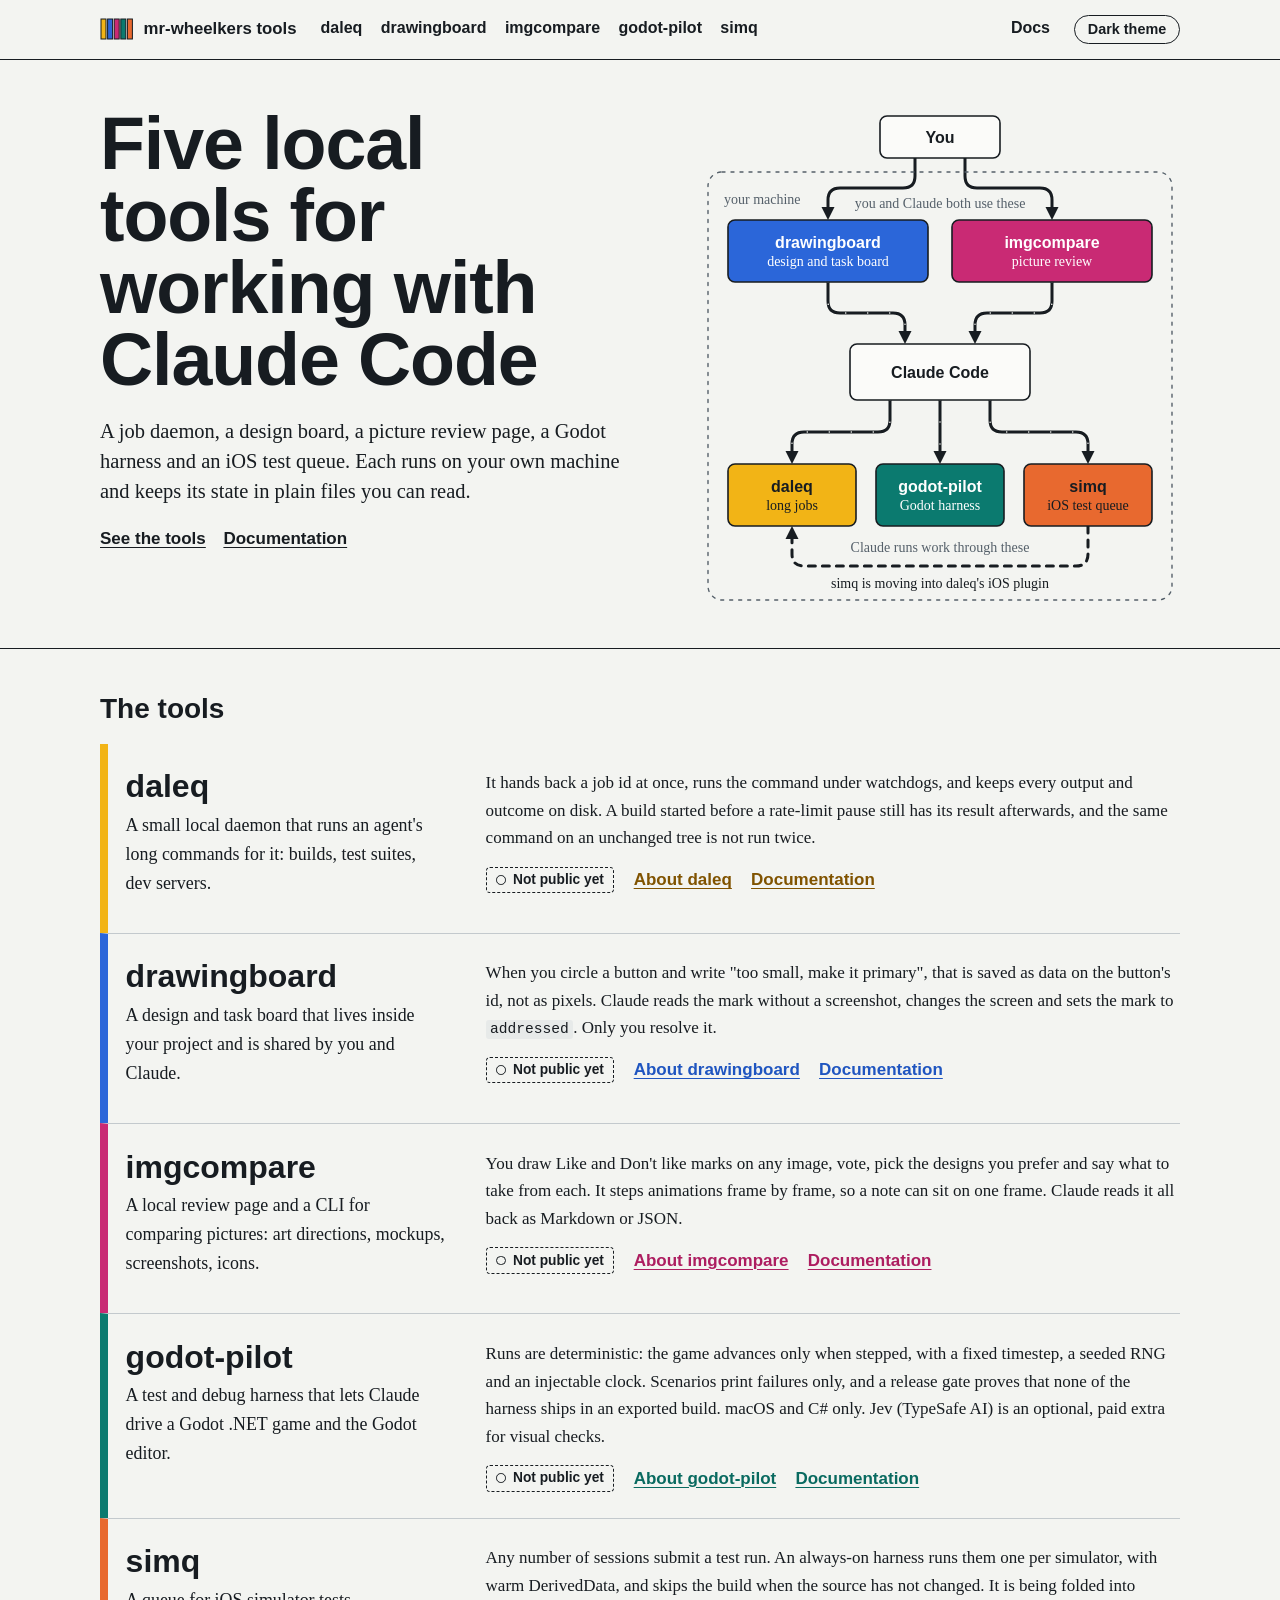
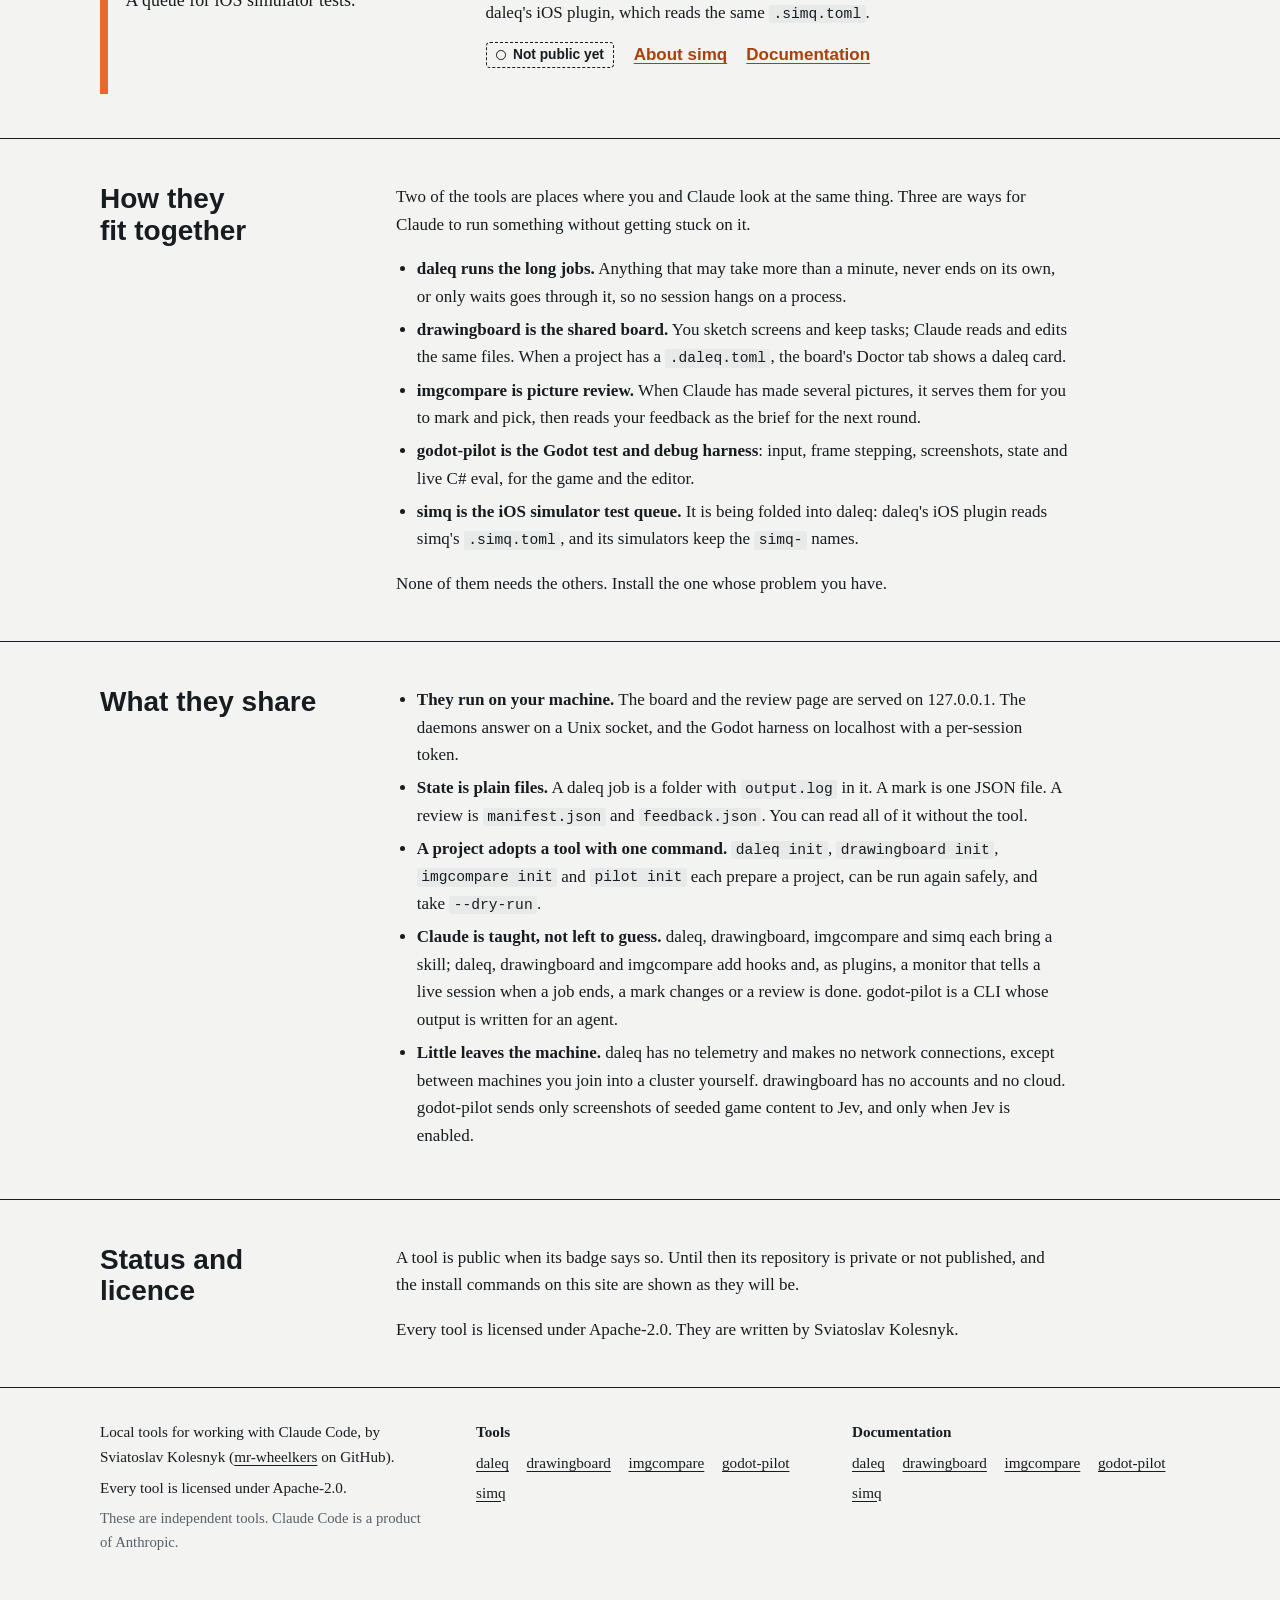
<file: index.html>
<!DOCTYPE html>
<html lang="en">
<head>
  <meta charset="utf-8">
  <meta name="viewport" content="width=device-width, initial-scale=1">
  <title>Local tools for working with Claude Code</title>
  <meta name="description" content="daleq, drawingboard, imgcompare, godot-pilot and simq: five local tools for working with Claude Code, by Sviatoslav Kolesnyk.">
  <meta name="color-scheme" content="light dark">
  <link rel="icon" href="data:image/svg+xml,%3Csvg xmlns='http://www.w3.org/2000/svg' viewBox='0 0 34 34'%3E%3Crect x='1.0' y='5' width='5' height='24' fill='%23F2B416'/%3E%3Crect x='7.6' y='5' width='5' height='24' fill='%232B66D9'/%3E%3Crect x='14.2' y='5' width='5' height='24' fill='%23C92A74'/%3E%3Crect x='20.8' y='5' width='5' height='24' fill='%230B7A6F'/%3E%3Crect x='27.4' y='5' width='5' height='24' fill='%23E8692F'/%3E%3C/svg%3E">
  <link rel="stylesheet" href="assets/site.css">
  <script>try{var t=localStorage.getItem("theme");if(t==="light"||t==="dark")document.documentElement.setAttribute("data-theme",t)}catch(e){}</script>
</head>
<body>
  <a class="skip" href="#main">Skip to content</a>
  <header class="site-head">
    <div class="wrap">
      <a class="brand" href=""><svg class="rack" viewBox="0 0 34 22" aria-hidden="true" focusable="false"><rect x="1.0" y="1" width="5" height="20" fill="#F2B416"/><rect x="7.6" y="1" width="5" height="20" fill="#2B66D9"/><rect x="14.2" y="1" width="5" height="20" fill="#C92A74"/><rect x="20.8" y="1" width="5" height="20" fill="#0B7A6F"/><rect x="27.4" y="1" width="5" height="20" fill="#E8692F"/></svg><span>mr-wheelkers tools</span></a>
      <nav class="site-nav" aria-label="Site">
        <ul>
        <li data-tool="daleq"><a href="daleq/">daleq</a></li>
        <li data-tool="drawingboard"><a href="drawingboard/">drawingboard</a></li>
        <li data-tool="imgcompare"><a href="imgcompare/">imgcompare</a></li>
        <li data-tool="godot-pilot"><a href="godot-pilot/">godot-pilot</a></li>
        <li data-tool="simq"><a href="simq/">simq</a></li>
        <li class="docs-link"><a href="docs/">Docs</a></li>
        </ul>
      </nav>
      <button class="theme-btn" type="button" hidden>Dark theme</button>
    </div>
  </header>

  <main id="main">
    <section class="hero">
      <div class="wrap hero-grid">
        <div class="hero-text">
          <h1>Five local tools for working with Claude Code</h1>
          <p class="lede">A job daemon, a design board, a picture review page, a Godot harness and an iOS test queue. Each runs on your own machine and keeps its state in plain files you can read.</p>
          <p class="status-line"><a href="#tools">See the tools</a> <a href="docs/">Documentation</a></p>
        </div>
        <figure class="hero-figure">
    <svg viewBox="0 0 480 500" role="img" aria-labelledby="fam-t fam-d">
      <title id="fam-t">How the five tools sit around Claude Code</title>
      <desc id="fam-d">You and Claude Code both use drawingboard and imgcompare. Claude Code runs work through daleq, godot-pilot and simq. simq is moving into daleq&#x27;s iOS plugin. Everything is inside your machine.</desc>
      <path class="d-flow" d="M215.0 50.0 L215.0 68.0 Q215.0 80.0 203.0 80.0 L140.0 80.0 Q128.0 80.0 128.0 92.0 L128.0 105.0"/>
      <path class="d-flow" d="M265.0 50.0 L265.0 68.0 Q265.0 80.0 277.0 80.0 L340.0 80.0 Q352.0 80.0 352.0 92.0 L352.0 105.0"/>
      <path class="d-flow" d="M128.0 174.0 L128.0 193.0 Q128.0 205.0 140.0 205.0 L193.0 205.0 Q205.0 205.0 205.0 217.0 L205.0 229.0"/>
      <path class="d-pulse" d="M128.0 174.0 L128.0 193.0 Q128.0 205.0 140.0 205.0 L193.0 205.0 Q205.0 205.0 205.0 217.0 L205.0 229.0"/>
      <path class="d-flow" d="M352.0 174.0 L352.0 193.0 Q352.0 205.0 340.0 205.0 L287.0 205.0 Q275.0 205.0 275.0 217.0 L275.0 229.0"/>
      <path class="d-pulse" d="M352.0 174.0 L352.0 193.0 Q352.0 205.0 340.0 205.0 L287.0 205.0 Q275.0 205.0 275.0 217.0 L275.0 229.0"/>
      <path class="d-flow" d="M190.0 292.0 L190.0 312.0 Q190.0 324.0 178.0 324.0 L104.0 324.0 Q92.0 324.0 92.0 336.0 L92.0 349.0"/>
      <path class="d-pulse" d="M190.0 292.0 L190.0 312.0 Q190.0 324.0 178.0 324.0 L104.0 324.0 Q92.0 324.0 92.0 336.0 L92.0 349.0"/>
      <path class="d-flow" d="M240.0 292.0 L240.0 349.0"/>
      <path class="d-pulse" d="M240.0 292.0 L240.0 349.0"/>
      <path class="d-flow" d="M290.0 292.0 L290.0 312.0 Q290.0 324.0 302.0 324.0 L376.0 324.0 Q388.0 324.0 388.0 336.0 L388.0 349.0"/>
      <path class="d-pulse" d="M290.0 292.0 L290.0 312.0 Q290.0 324.0 302.0 324.0 L376.0 324.0 Q388.0 324.0 388.0 336.0 L388.0 349.0"/>
      <path class="d-flow is-dashed" d="M388.0 418.0 L388.0 446.0 Q388.0 458.0 376.0 458.0 L104.0 458.0 Q92.0 458.0 92.0 446.0 L92.0 425.0"/>
      <rect class="d-bound" x="8" y="64" width="464" height="428" rx="14"/>
      <text class="d-s is-muted" x="24" y="96" text-anchor="start">your machine</text>
      <rect class="d-plate" x="180" y="8" width="120" height="42" rx="7"/>
      <text class="d-t" x="240.0" y="34.5" text-anchor="middle">You</text>
      <text class="d-s is-muted" x="240" y="100" text-anchor="middle">you and Claude both use these</text>
      <g data-tool="drawingboard">
      <rect class="d-fill" x="28" y="112" width="200" height="62" rx="7"/>
      <text class="d-t is-on" x="128.0" y="140.0" text-anchor="middle">drawingboard</text>
      <text class="d-s is-on" x="128.0" y="158.0" text-anchor="middle">design and task board</text>
      </g>
      <g data-tool="imgcompare">
      <rect class="d-fill" x="252" y="112" width="200" height="62" rx="7"/>
      <text class="d-t is-on" x="352.0" y="140.0" text-anchor="middle">imgcompare</text>
      <text class="d-s is-on" x="352.0" y="158.0" text-anchor="middle">picture review</text>
      </g>
      <rect class="d-plate" x="150" y="236" width="180" height="56" rx="7"/>
      <text class="d-t" x="240.0" y="269.5" text-anchor="middle">Claude Code</text>
      <g data-tool="daleq">
      <rect class="d-fill" x="28" y="356" width="128" height="62" rx="7"/>
      <text class="d-t is-on" x="92.0" y="384.0" text-anchor="middle">daleq</text>
      <text class="d-s is-on" x="92.0" y="402.0" text-anchor="middle">long jobs</text>
      </g>
      <g data-tool="godot-pilot">
      <rect class="d-fill" x="176" y="356" width="128" height="62" rx="7"/>
      <text class="d-t is-on" x="240.0" y="384.0" text-anchor="middle">godot-pilot</text>
      <text class="d-s is-on" x="240.0" y="402.0" text-anchor="middle">Godot harness</text>
      </g>
      <g data-tool="simq">
      <rect class="d-fill" x="324" y="356" width="128" height="62" rx="7"/>
      <text class="d-t is-on" x="388.0" y="384.0" text-anchor="middle">simq</text>
      <text class="d-s is-on" x="388.0" y="402.0" text-anchor="middle">iOS test queue</text>
      </g>
      <text class="d-s is-muted" x="240" y="444" text-anchor="middle">Claude runs work through these</text>
      <text class="d-s" x="240" y="480" text-anchor="middle">simq is moving into daleq&#x27;s iOS plugin</text>
      <path class="d-head" d="M128.0 112.0 L121.5 99.0 L134.5 99.0 Z"/>
      <path class="d-head" d="M352.0 112.0 L345.5 99.0 L358.5 99.0 Z"/>
      <path class="d-head" d="M205.0 236.0 L198.5 223.0 L211.5 223.0 Z"/>
      <path class="d-head" d="M275.0 236.0 L268.5 223.0 L281.5 223.0 Z"/>
      <path class="d-head" d="M92.0 356.0 L85.5 343.0 L98.5 343.0 Z"/>
      <path class="d-head" d="M240.0 356.0 L233.5 343.0 L246.5 343.0 Z"/>
      <path class="d-head" d="M388.0 356.0 L381.5 343.0 L394.5 343.0 Z"/>
      <path class="d-head" d="M92.0 418.0 L98.5 431.0 L85.5 431.0 Z"/>
    </svg>
        </figure>
      </div>
    </section>

    <section class="band" aria-labelledby="tools">
      <div class="wrap">
        <h2 id="tools">The tools</h2>
        <ul class="tool-rows">
          <li class="tool-row" data-tool="daleq">
            <div>
              <h3><a href="daleq/">daleq</a></h3>
              <p class="what">A small local daemon that runs an agent's long commands for it: builds, test suites, dev servers.</p>
            </div>
            <div>
              <p>It hands back a job id at once, runs the command under watchdogs, and keeps every output and outcome on disk. A build started before a rate-limit pause still has its result afterwards, and the same command on an unchanged tree is not run twice.</p>
              <p class="links"><span class="badge" data-status="daleq">Not public yet</span> <a href="daleq/">About daleq</a> <a href="docs/daleq/">Documentation</a> <a data-repo="daleq" href="#" hidden>Source on GitHub</a></p>
            </div>
          </li>
          <li class="tool-row" data-tool="drawingboard">
            <div>
              <h3><a href="drawingboard/">drawingboard</a></h3>
              <p class="what">A design and task board that lives inside your project and is shared by you and Claude.</p>
            </div>
            <div>
              <p>When you circle a button and write "too small, make it primary", that is saved as data on the button's id, not as pixels. Claude reads the mark without a screenshot, changes the screen and sets the mark to <code>addressed</code>. Only you resolve it.</p>
              <p class="links"><span class="badge" data-status="drawingboard">Not public yet</span> <a href="drawingboard/">About drawingboard</a> <a href="docs/drawingboard/">Documentation</a> <a data-repo="drawingboard" href="#" hidden>Source on GitHub</a></p>
            </div>
          </li>
          <li class="tool-row" data-tool="imgcompare">
            <div>
              <h3><a href="imgcompare/">imgcompare</a></h3>
              <p class="what">A local review page and a CLI for comparing pictures: art directions, mockups, screenshots, icons.</p>
            </div>
            <div>
              <p>You draw Like and Don't like marks on any image, vote, pick the designs you prefer and say what to take from each. It steps animations frame by frame, so a note can sit on one frame. Claude reads it all back as Markdown or JSON.</p>
              <p class="links"><span class="badge" data-status="imgcompare">Not public yet</span> <a href="imgcompare/">About imgcompare</a> <a href="docs/imgcompare/">Documentation</a> <a data-repo="imgcompare" href="#" hidden>Source on GitHub</a></p>
            </div>
          </li>
          <li class="tool-row" data-tool="godot-pilot">
            <div>
              <h3><a href="godot-pilot/">godot-pilot</a></h3>
              <p class="what">A test and debug harness that lets Claude drive a Godot .NET game and the Godot editor.</p>
            </div>
            <div>
              <p>Runs are deterministic: the game advances only when stepped, with a fixed timestep, a seeded RNG and an injectable clock. Scenarios print failures only, and a release gate proves that none of the harness ships in an exported build. macOS and C# only. Jev (TypeSafe AI) is an optional, paid extra for visual checks.</p>
              <p class="links"><span class="badge" data-status="godot-pilot">Not public yet</span> <a href="godot-pilot/">About godot-pilot</a> <a href="docs/godot-pilot/">Documentation</a> <a data-repo="godot-pilot" href="#" hidden>Source on GitHub</a></p>
            </div>
          </li>
          <li class="tool-row" data-tool="simq">
            <div>
              <h3><a href="simq/">simq</a></h3>
              <p class="what">A queue for iOS simulator tests.</p>
            </div>
            <div>
              <p>Any number of sessions submit a test run. An always-on harness runs them one per simulator, with warm DerivedData, and skips the build when the source has not changed. It is being folded into daleq's iOS plugin, which reads the same <code>.simq.toml</code>.</p>
              <p class="links"><span class="badge" data-status="simq">Not public yet</span> <a href="simq/">About simq</a> <a href="docs/simq/">Documentation</a> <a data-repo="simq" href="#" hidden>Source on GitHub</a></p>
            </div>
          </li>
        </ul>
      </div>
    </section>

    <section class="band" aria-labelledby="fit">
      <div class="wrap split">
        <h2 id="fit">How they fit together</h2>
        <div class="prose">
          <p>Two of the tools are places where you and Claude look at the same thing. Three are ways for Claude to run something without getting stuck on it.</p>
          <ul>
            <li><strong>daleq runs the long jobs.</strong> Anything that may take more than a minute, never ends on its own, or only waits goes through it, so no session hangs on a process.</li>
            <li><strong>drawingboard is the shared board.</strong> You sketch screens and keep tasks; Claude reads and edits the same files. When a project has a <code>.daleq.toml</code>, the board's Doctor tab shows a daleq card.</li>
            <li><strong>imgcompare is picture review.</strong> When Claude has made several pictures, it serves them for you to mark and pick, then reads your feedback as the brief for the next round.</li>
            <li><strong>godot-pilot is the Godot test and debug harness</strong>: input, frame stepping, screenshots, state and live C# eval, for the game and the editor.</li>
            <li><strong>simq is the iOS simulator test queue.</strong> It is being folded into daleq: daleq's iOS plugin reads simq's <code>.simq.toml</code>, and its simulators keep the <code>simq-</code> names.</li>
          </ul>
          <p>None of them needs the others. Install the one whose problem you have.</p>
        </div>
      </div>
    </section>

    <section class="band" aria-labelledby="share">
      <div class="wrap split">
        <h2 id="share">What they share</h2>
        <div class="prose">
          <ul>
            <li><strong>They run on your machine.</strong> The board and the review page are served on 127.0.0.1. The daemons answer on a Unix socket, and the Godot harness on localhost with a per-session token.</li>
            <li><strong>State is plain files.</strong> A daleq job is a folder with <code>output.log</code> in it. A mark is one JSON file. A review is <code>manifest.json</code> and <code>feedback.json</code>. You can read all of it without the tool.</li>
            <li><strong>A project adopts a tool with one command.</strong> <code>daleq init</code>, <code>drawingboard init</code>, <code>imgcompare init</code> and <code>pilot init</code> each prepare a project, can be run again safely, and take <code>--dry-run</code>.</li>
            <li><strong>Claude is taught, not left to guess.</strong> daleq, drawingboard, imgcompare and simq each bring a skill; daleq, drawingboard and imgcompare add hooks and, as plugins, a monitor that tells a live session when a job ends, a mark changes or a review is done. godot-pilot is a CLI whose output is written for an agent.</li>
            <li><strong>Little leaves the machine.</strong> daleq has no telemetry and makes no network connections, except between machines you join into a cluster yourself. drawingboard has no accounts and no cloud. godot-pilot sends only screenshots of seeded game content to Jev, and only when Jev is enabled.</li>
          </ul>
        </div>
      </div>
    </section>

    <section class="band" aria-labelledby="status">
      <div class="wrap split">
        <h2 id="status">Status and licence</h2>
        <div class="prose">
          <p>A tool is public when its badge says so. Until then its repository is private or not published, and the install commands on this site are shown as they will be.</p>
          <p>Every tool is licensed under Apache-2.0. They are written by Sviatoslav Kolesnyk.</p>
        </div>
      </div>
    </section>
  </main>

  <footer class="site-foot">
    <div class="wrap">
      <div>
        <p>Local tools for working with Claude Code, by Sviatoslav Kolesnyk (<a href="https://github.com/mr-wheelkers">mr-wheelkers</a> on GitHub).</p>
        <p>Every tool is licensed under Apache-2.0.</p>
        <p class="small">These are independent tools. Claude Code is a product of Anthropic.</p>
      </div>
      <nav aria-label="Tools">
        <p><strong>Tools</strong></p>
        <ul><li><a href="daleq/">daleq</a></li><li><a href="drawingboard/">drawingboard</a></li><li><a href="imgcompare/">imgcompare</a></li><li><a href="godot-pilot/">godot-pilot</a></li><li><a href="simq/">simq</a></li></ul>
      </nav>
      <nav aria-label="Documentation">
        <p><strong>Documentation</strong></p>
        <ul><li><a href="docs/daleq/">daleq</a></li><li><a href="docs/drawingboard/">drawingboard</a></li><li><a href="docs/imgcompare/">imgcompare</a></li><li><a href="docs/godot-pilot/">godot-pilot</a></li><li><a href="docs/simq/">simq</a></li></ul>
      </nav>
    </div>
  </footer>
  <script src="assets/tools.js"></script>
  <script src="assets/site.js"></script>
</body>
</html>
</file>
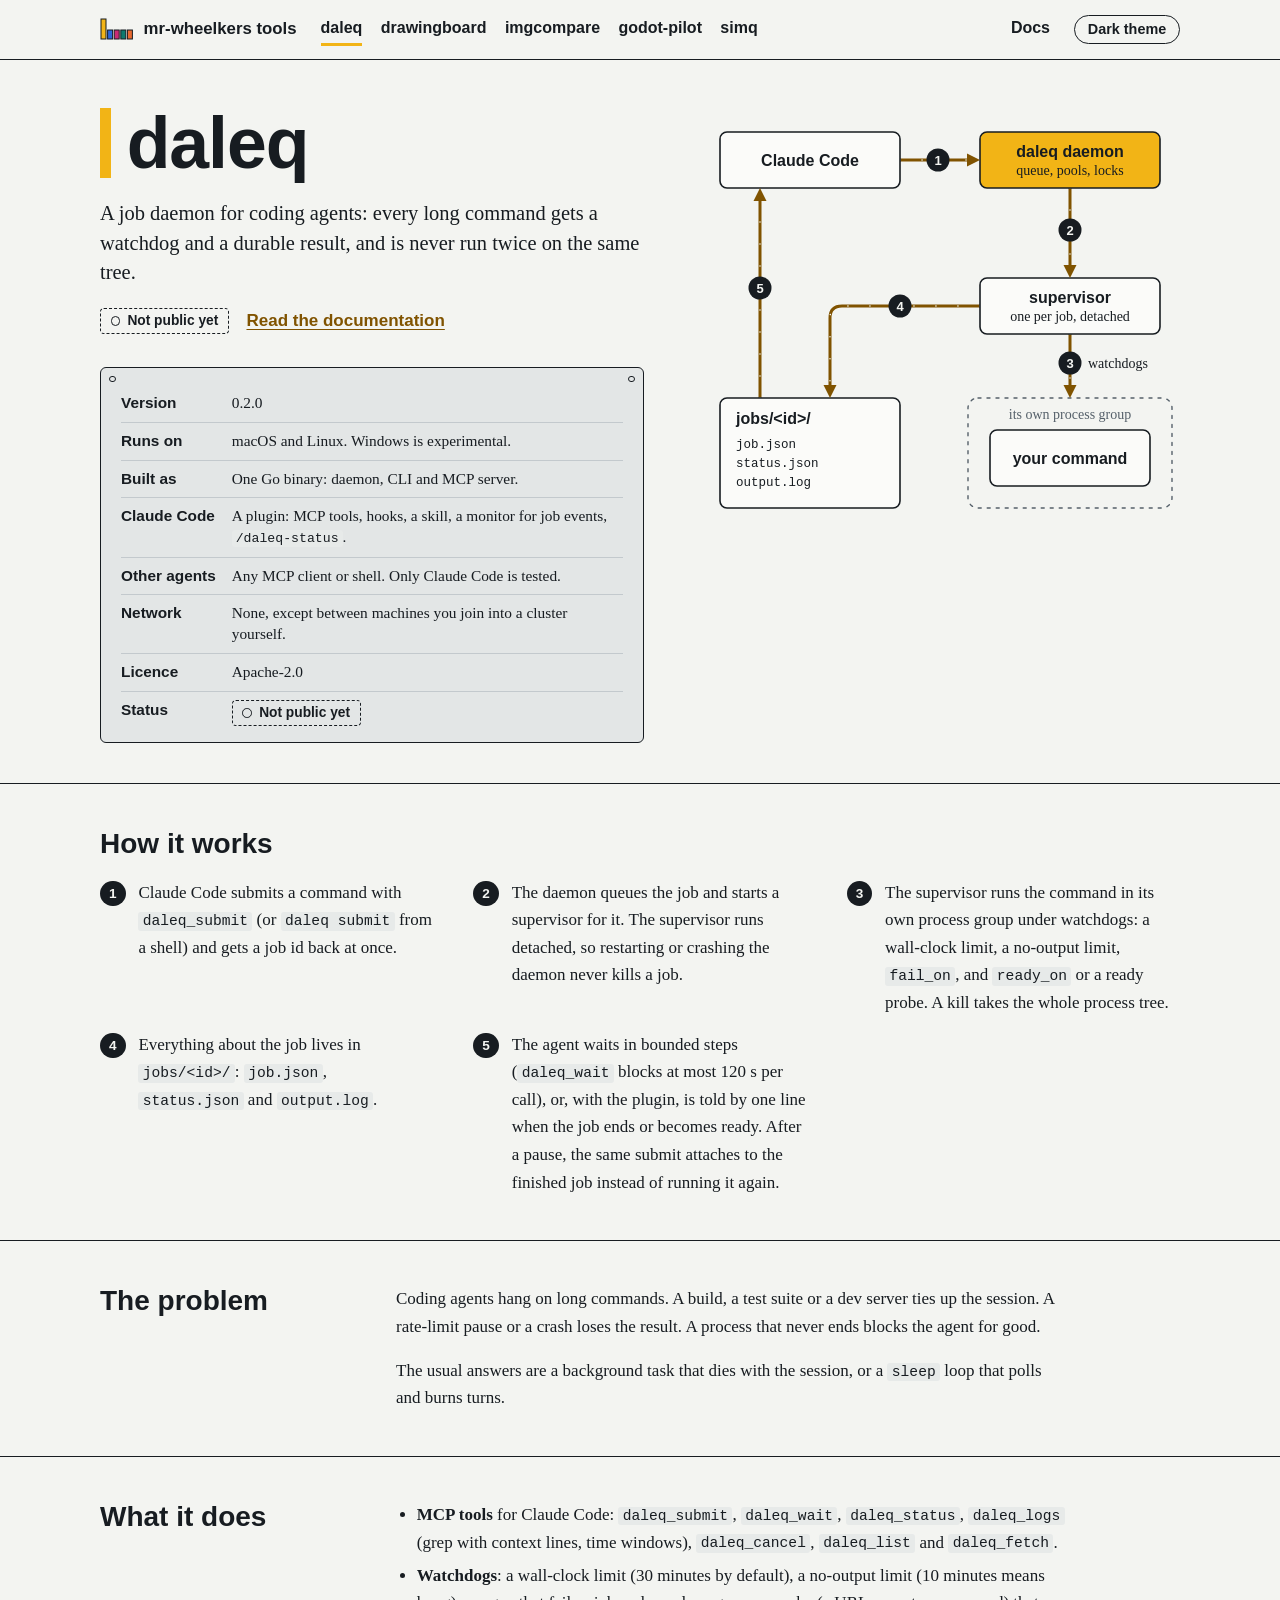
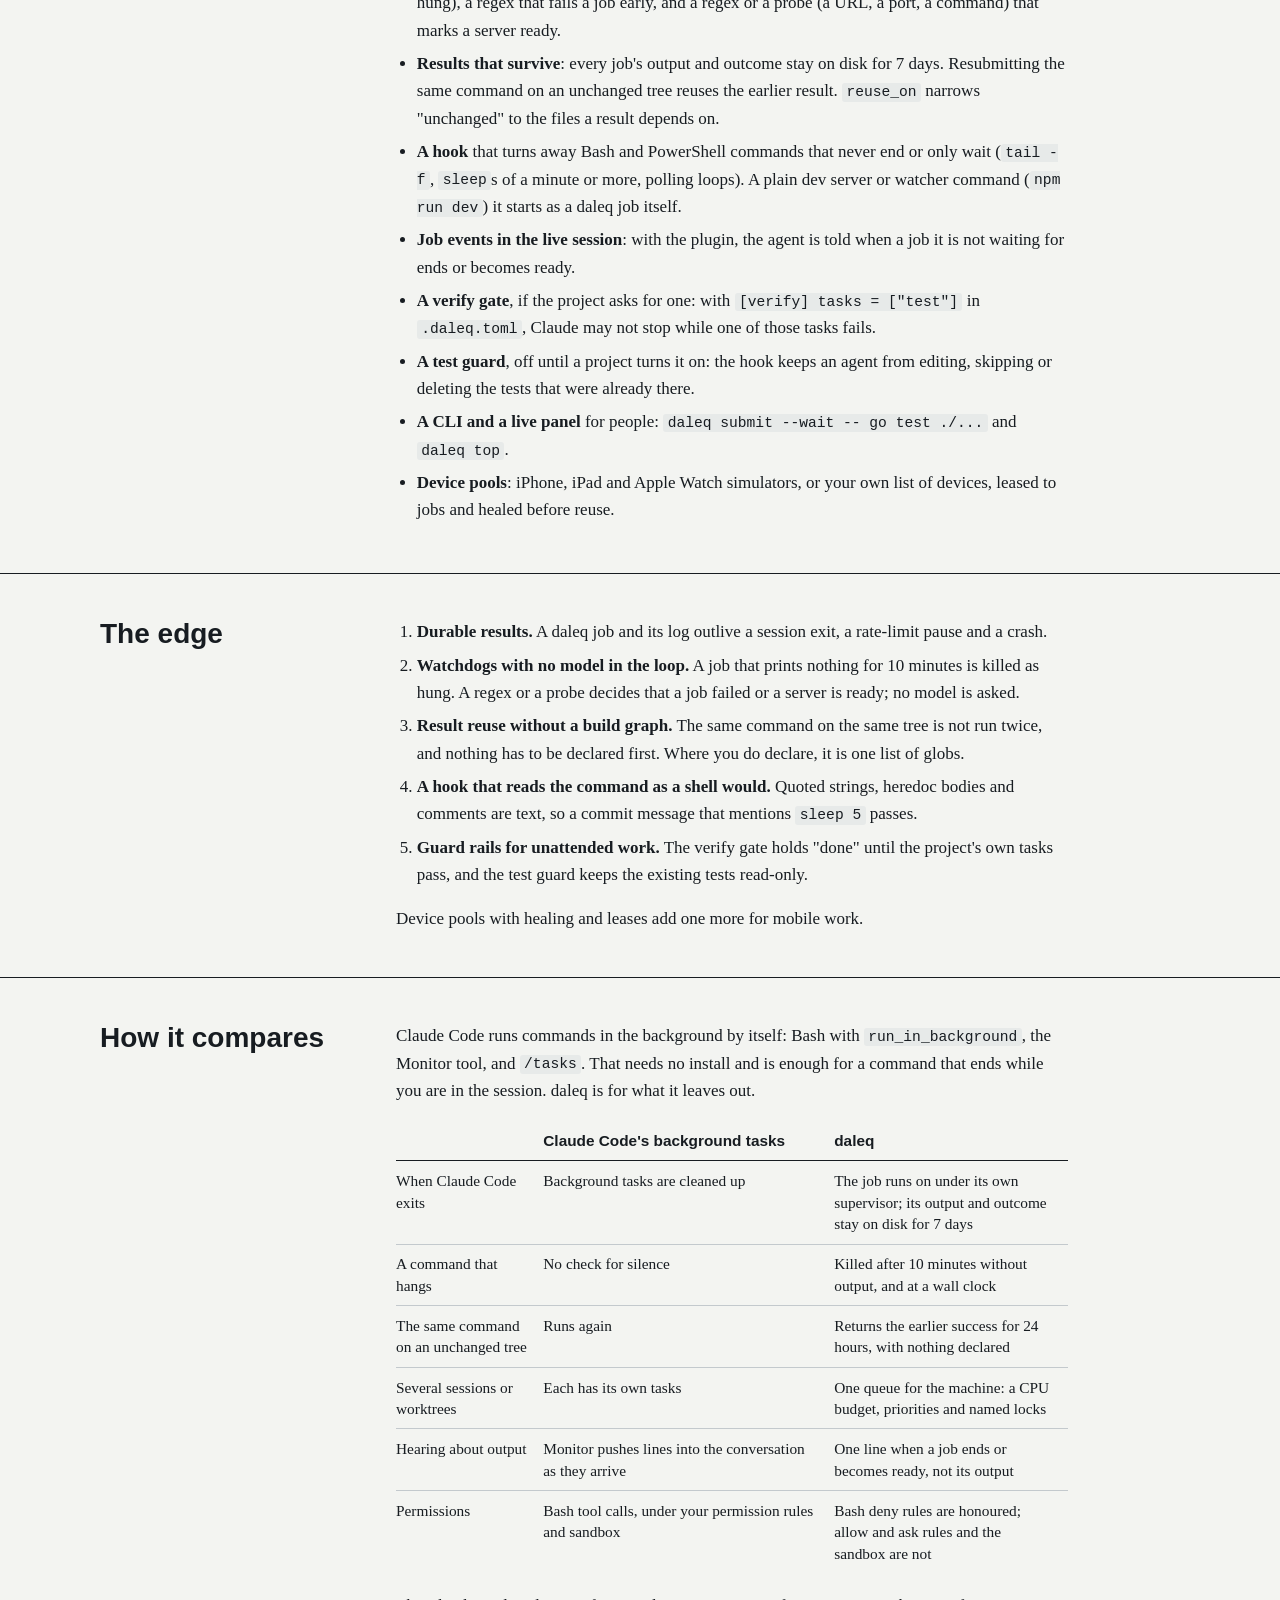
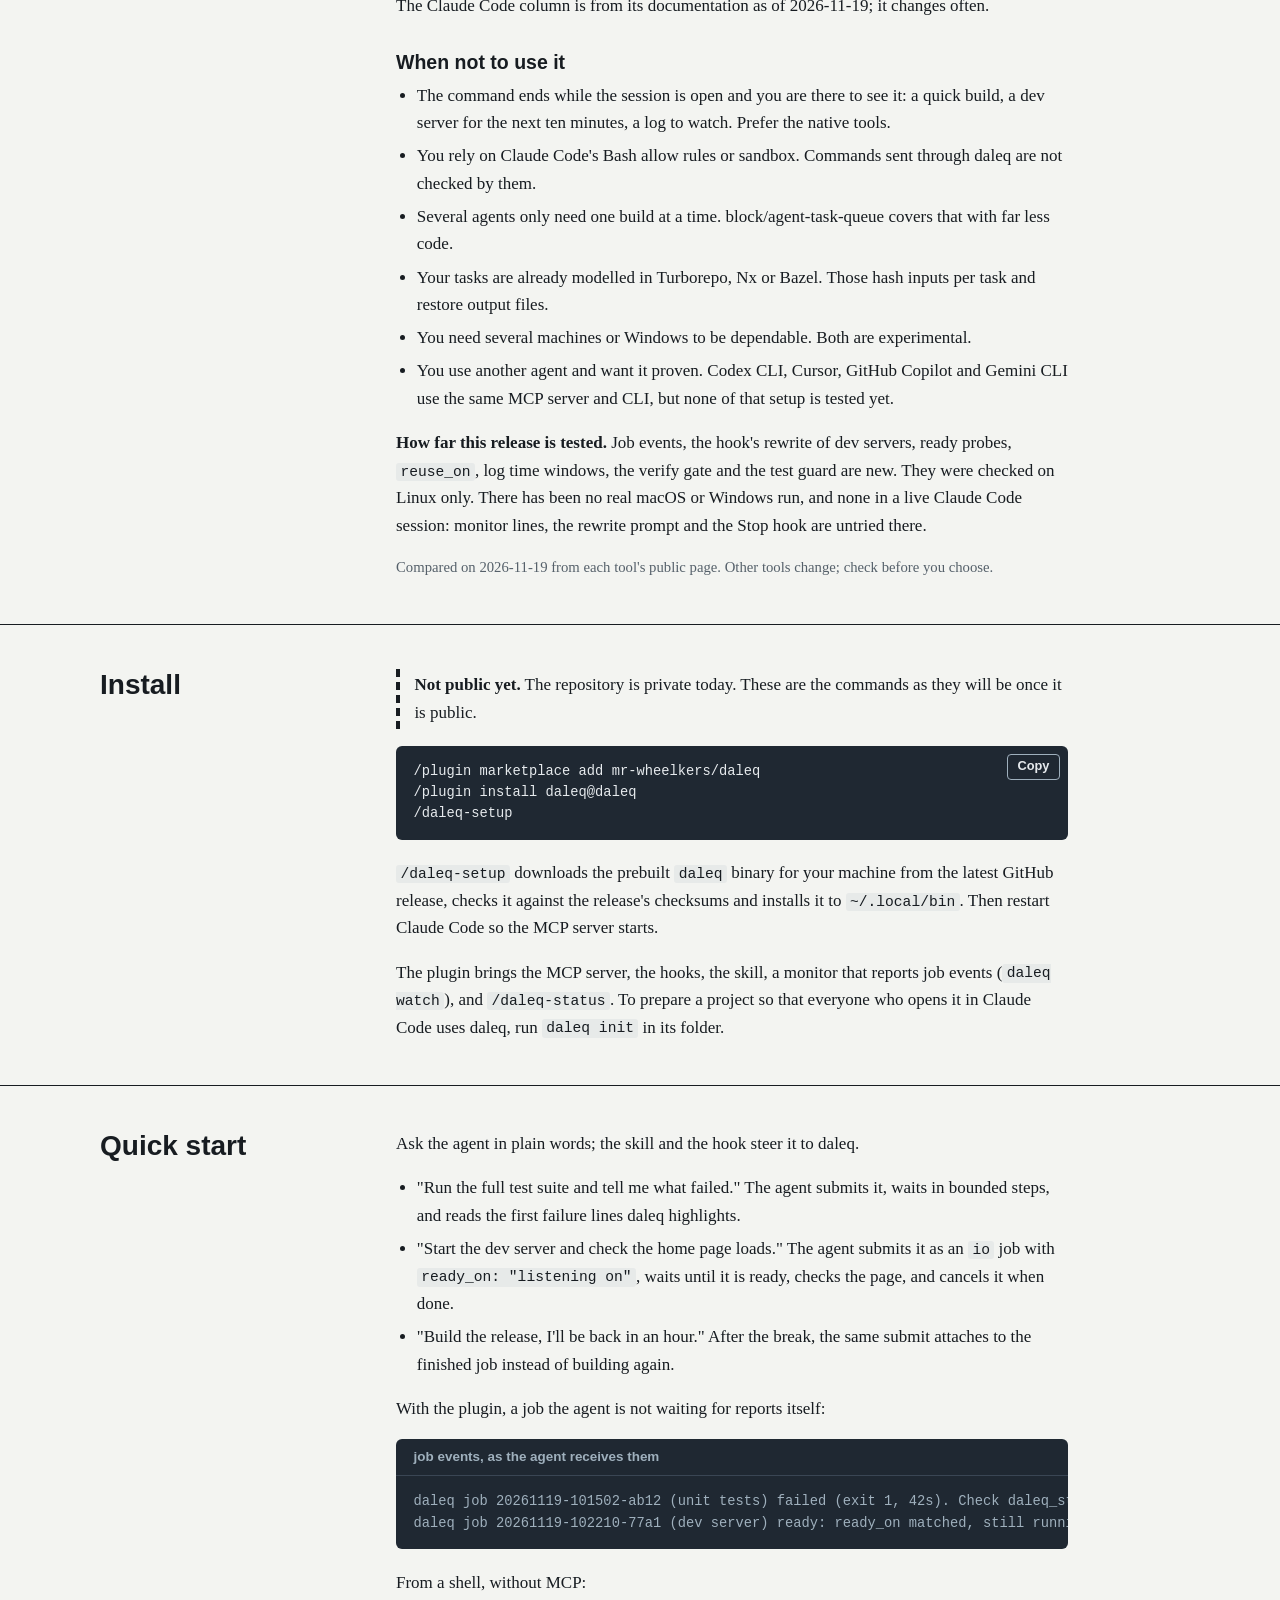
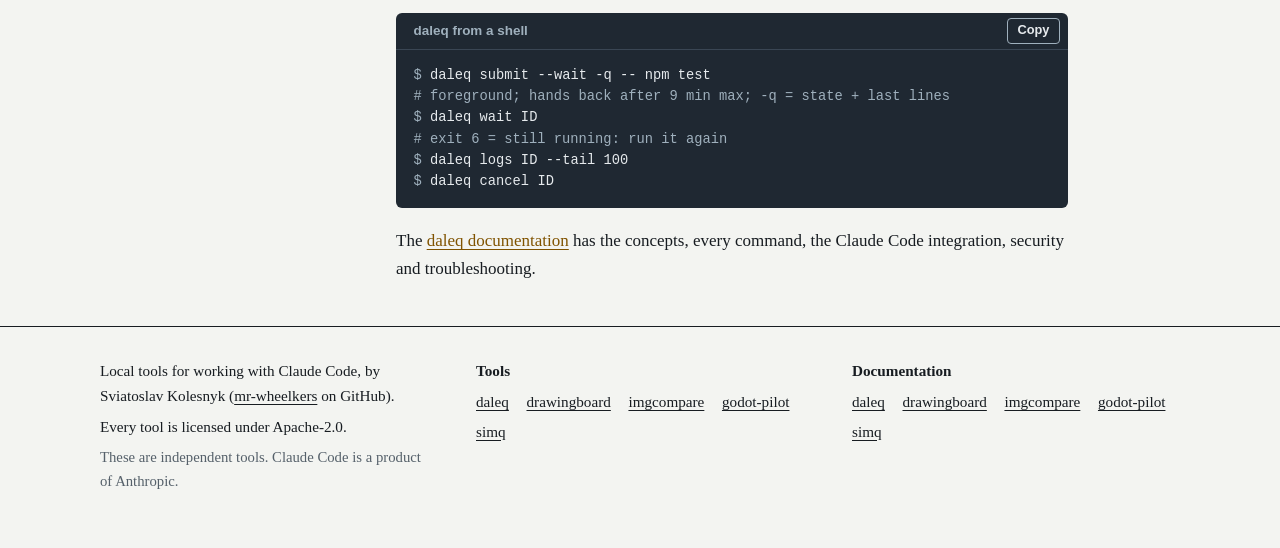
<file: daleq/index.html>
<!DOCTYPE html>
<html lang="en">
<head>
  <meta charset="utf-8">
  <meta name="viewport" content="width=device-width, initial-scale=1">
  <title>daleq: a job daemon for coding agents</title>
  <meta name="description" content="daleq is a job daemon for coding agents: every long command gets a watchdog and a durable result, and is never run twice on the same tree.">
  <meta name="color-scheme" content="light dark">
  <link rel="icon" href="data:image/svg+xml,%3Csvg xmlns='http://www.w3.org/2000/svg' viewBox='0 0 34 34'%3E%3Crect x='1.0' y='5' width='5' height='24' fill='%23F2B416'/%3E%3Crect x='7.6' y='5' width='5' height='24' fill='%232B66D9'/%3E%3Crect x='14.2' y='5' width='5' height='24' fill='%23C92A74'/%3E%3Crect x='20.8' y='5' width='5' height='24' fill='%230B7A6F'/%3E%3Crect x='27.4' y='5' width='5' height='24' fill='%23E8692F'/%3E%3C/svg%3E">
  <link rel="stylesheet" href="../assets/site.css">
  <script>try{var t=localStorage.getItem("theme");if(t==="light"||t==="dark")document.documentElement.setAttribute("data-theme",t)}catch(e){}</script>
</head>
<body data-tool="daleq">
  <a class="skip" href="#main">Skip to content</a>
  <header class="site-head">
    <div class="wrap">
      <a class="brand" href="../"><svg class="rack" viewBox="0 0 34 22" aria-hidden="true" focusable="false"><rect x="1.0" y="1" width="5" height="20" fill="#F2B416"/><rect x="7.6" y="12" width="5" height="9" fill="#2B66D9"/><rect x="14.2" y="12" width="5" height="9" fill="#C92A74"/><rect x="20.8" y="12" width="5" height="9" fill="#0B7A6F"/><rect x="27.4" y="12" width="5" height="9" fill="#E8692F"/></svg><span>mr-wheelkers tools</span></a>
      <nav class="site-nav" aria-label="Site">
        <ul>
        <li data-tool="daleq"><a href="../daleq/" aria-current="page">daleq</a></li>
        <li data-tool="drawingboard"><a href="../drawingboard/">drawingboard</a></li>
        <li data-tool="imgcompare"><a href="../imgcompare/">imgcompare</a></li>
        <li data-tool="godot-pilot"><a href="../godot-pilot/">godot-pilot</a></li>
        <li data-tool="simq"><a href="../simq/">simq</a></li>
        <li class="docs-link"><a href="../docs/">Docs</a></li>
        </ul>
      </nav>
      <button class="theme-btn" type="button" hidden>Dark theme</button>
    </div>
  </header>

  <main id="main">
    <section class="hero tool-hero">
      <div class="wrap hero-grid">
        <div class="hero-text">
          <h1>daleq</h1>
          <p class="lede">A job daemon for coding agents: every long command gets a watchdog and a durable result, and is never run twice on the same tree.</p>
          <p class="status-line"><span class="badge" data-status="daleq">Not public yet</span> <a href="../docs/daleq/">Read the documentation</a> <a data-repo="daleq" href="#" hidden>Source on GitHub</a></p>
        </div>
        <figure class="hero-figure">
    <svg viewBox="0 0 480 424" role="img" aria-labelledby="loop-t loop-d">
      <title id="loop-t">The daleq loop: submit, watchdogs, a result kept on disk</title>
      <desc id="loop-d">Claude Code submits a command to the daleq daemon and gets a job id at once. The daemon starts one detached supervisor per job. The supervisor runs the command in its own process group under watchdogs and writes output and outcome to the job&#x27;s folder on disk. Claude Code waits in bounded steps and finds the result there, also after a pause.</desc>
      <path class="d-flow" d="M200.0 52.0 L273.0 52.0"/>
      <path class="d-pulse" d="M200.0 52.0 L273.0 52.0"/>
      <path class="d-flow" d="M370.0 80.0 L370.0 163.0"/>
      <path class="d-pulse" d="M370.0 80.0 L370.0 163.0"/>
      <path class="d-flow" d="M370.0 226.0 L370.0 283.0"/>
      <path class="d-pulse" d="M370.0 226.0 L370.0 283.0"/>
      <path class="d-flow" d="M280.0 198.0 L142.0 198.0 Q130.0 198.0 130.0 210.0 L130.0 283.0"/>
      <path class="d-pulse" d="M280.0 198.0 L142.0 198.0 Q130.0 198.0 130.0 210.0 L130.0 283.0"/>
      <path class="d-flow" d="M60.0 290.0 L60.0 87.0"/>
      <path class="d-pulse" d="M60.0 290.0 L60.0 87.0"/>
      <rect class="d-plate" x="20" y="24" width="180" height="56" rx="7"/>
      <text class="d-t" x="110.0" y="57.5" text-anchor="middle">Claude Code</text>
      <rect class="d-fill" x="280" y="24" width="180" height="56" rx="7"/>
      <text class="d-t is-on" x="370.0" y="49.0" text-anchor="middle">daleq daemon</text>
      <text class="d-s is-on" x="370.0" y="67.0" text-anchor="middle">queue, pools, locks</text>
      <rect class="d-plate" x="280" y="170" width="180" height="56" rx="7"/>
      <text class="d-t" x="370.0" y="195.0" text-anchor="middle">supervisor</text>
      <text class="d-s" x="370.0" y="213.0" text-anchor="middle">one per job, detached</text>
      <rect class="d-bound" x="268" y="290" width="204" height="110" rx="10"/>
      <text class="d-s is-muted" x="370" y="311" text-anchor="middle">its own process group</text>
      <rect class="d-plate" x="290" y="322" width="160" height="56" rx="7"/>
      <text class="d-t" x="370.0" y="355.5" text-anchor="middle">your command</text>
      <rect class="d-plate" x="20" y="290" width="180" height="110" rx="7"/>
      <text class="d-t" x="36" y="316" text-anchor="start">jobs/&lt;id&gt;/</text>
      <text class="d-m" x="36" y="340" text-anchor="start">job.json</text>
      <text class="d-m" x="36" y="359" text-anchor="start">status.json</text>
      <text class="d-m" x="36" y="378" text-anchor="start">output.log</text>
      <text class="d-s" x="388" y="260" text-anchor="start">watchdogs</text>
      <path class="d-head" d="M280.0 52.0 L267.0 58.5 L267.0 45.5 Z"/>
      <path class="d-head" d="M370.0 170.0 L363.5 157.0 L376.5 157.0 Z"/>
      <path class="d-head" d="M370.0 290.0 L363.5 277.0 L376.5 277.0 Z"/>
      <path class="d-head" d="M130.0 290.0 L123.5 277.0 L136.5 277.0 Z"/>
      <path class="d-head" d="M60.0 80.0 L66.5 93.0 L53.5 93.0 Z"/>
      <g class="d-num"><circle cx="238" cy="52" r="11.5"/><text x="238" y="56.6" text-anchor="middle">1</text></g>
      <g class="d-num"><circle cx="370" cy="122" r="11.5"/><text x="370" y="126.6" text-anchor="middle">2</text></g>
      <g class="d-num"><circle cx="370" cy="255" r="11.5"/><text x="370" y="259.6" text-anchor="middle">3</text></g>
      <g class="d-num"><circle cx="200" cy="198" r="11.5"/><text x="200" y="202.6" text-anchor="middle">4</text></g>
      <g class="d-num"><circle cx="60" cy="180" r="11.5"/><text x="60" y="184.6" text-anchor="middle">5</text></g>
    </svg>
        </figure>
        <aside class="plate" aria-label="Facts about daleq">
          <dl>
            <dt>Version</dt><dd>0.2.0</dd>
            <dt>Runs on</dt><dd>macOS and Linux. Windows is experimental.</dd>
            <dt>Built as</dt><dd>One Go binary: daemon, CLI and MCP server.</dd>
            <dt>Claude Code</dt><dd>A plugin: MCP tools, hooks, a skill, a monitor for job events, <code>/daleq-status</code>.</dd>
            <dt>Other agents</dt><dd>Any MCP client or shell. Only Claude Code is tested.</dd>
            <dt>Network</dt><dd>None, except between machines you join into a cluster yourself.</dd>
            <dt>Licence</dt><dd>Apache-2.0</dd>
            <dt>Status</dt><dd><span class="badge" data-status="daleq">Not public yet</span></dd>
          </dl>
        </aside>
      </div>
    </section>

    <section class="band" aria-labelledby="how">
      <div class="wrap">
        <h2 id="how">How it works</h2>
        <ol class="steps">
          <li>Claude Code submits a command with <code>daleq_submit</code> (or <code>daleq submit</code> from a shell) and gets a job id back at once.</li>
          <li>The daemon queues the job and starts a supervisor for it. The supervisor runs detached, so restarting or crashing the daemon never kills a job.</li>
          <li>The supervisor runs the command in its own process group under watchdogs: a wall-clock limit, a no-output limit, <code>fail_on</code>, and <code>ready_on</code> or a ready probe. A kill takes the whole process tree.</li>
          <li>Everything about the job lives in <code>jobs/&lt;id&gt;/</code>: <code>job.json</code>, <code>status.json</code> and <code>output.log</code>.</li>
          <li>The agent waits in bounded steps (<code>daleq_wait</code> blocks at most 120 s per call), or, with the plugin, is told by one line when the job ends or becomes ready. After a pause, the same submit attaches to the finished job instead of running it again.</li>
        </ol>
      </div>
    </section>

    <section class="band" aria-labelledby="problem">
      <div class="wrap split">
        <h2 id="problem">The problem</h2>
        <div class="prose">
          <p>Coding agents hang on long commands. A build, a test suite or a dev server ties up the session. A rate-limit pause or a crash loses the result. A process that never ends blocks the agent for good.</p>
          <p>The usual answers are a background task that dies with the session, or a <code>sleep</code> loop that polls and burns turns.</p>
        </div>
      </div>
    </section>

    <section class="band" aria-labelledby="does">
      <div class="wrap split">
        <h2 id="does">What it does</h2>
        <div class="prose">
          <ul>
            <li><strong>MCP tools</strong> for Claude Code: <code>daleq_submit</code>, <code>daleq_wait</code>, <code>daleq_status</code>, <code>daleq_logs</code> (grep with context lines, time windows), <code>daleq_cancel</code>, <code>daleq_list</code> and <code>daleq_fetch</code>.</li>
            <li><strong>Watchdogs</strong>: a wall-clock limit (30 minutes by default), a no-output limit (10 minutes means hung), a regex that fails a job early, and a regex or a probe (a URL, a port, a command) that marks a server ready.</li>
            <li><strong>Results that survive</strong>: every job's output and outcome stay on disk for 7 days. Resubmitting the same command on an unchanged tree reuses the earlier result. <code>reuse_on</code> narrows "unchanged" to the files a result depends on.</li>
            <li><strong>A hook</strong> that turns away Bash and PowerShell commands that never end or only wait (<code>tail -f</code>, <code>sleep</code>s of a minute or more, polling loops). A plain dev server or watcher command (<code>npm run dev</code>) it starts as a daleq job itself.</li>
            <li><strong>Job events in the live session</strong>: with the plugin, the agent is told when a job it is not waiting for ends or becomes ready.</li>
            <li><strong>A verify gate</strong>, if the project asks for one: with <code>[verify] tasks = ["test"]</code> in <code>.daleq.toml</code>, Claude may not stop while one of those tasks fails.</li>
            <li><strong>A test guard</strong>, off until a project turns it on: the hook keeps an agent from editing, skipping or deleting the tests that were already there.</li>
            <li><strong>A CLI and a live panel</strong> for people: <code>daleq submit --wait -- go test ./...</code> and <code>daleq top</code>.</li>
            <li><strong>Device pools</strong>: iPhone, iPad and Apple Watch simulators, or your own list of devices, leased to jobs and healed before reuse.</li>
          </ul>
        </div>
      </div>
    </section>

    <section class="band" aria-labelledby="edge">
      <div class="wrap split">
        <h2 id="edge">The edge</h2>
        <div class="prose">
          <ol>
            <li><strong>Durable results.</strong> A daleq job and its log outlive a session exit, a rate-limit pause and a crash.</li>
            <li><strong>Watchdogs with no model in the loop.</strong> A job that prints nothing for 10 minutes is killed as hung. A regex or a probe decides that a job failed or a server is ready; no model is asked.</li>
            <li><strong>Result reuse without a build graph.</strong> The same command on the same tree is not run twice, and nothing has to be declared first. Where you do declare, it is one list of globs.</li>
            <li><strong>A hook that reads the command as a shell would.</strong> Quoted strings, heredoc bodies and comments are text, so a commit message that mentions <code>sleep 5</code> passes.</li>
            <li><strong>Guard rails for unattended work.</strong> The verify gate holds "done" until the project's own tasks pass, and the test guard keeps the existing tests read-only.</li>
          </ol>
          <p>Device pools with healing and leases add one more for mobile work.</p>
        </div>
      </div>
    </section>

    <section class="band" aria-labelledby="compare">
      <div class="wrap split">
        <h2 id="compare">How it compares</h2>
        <div class="prose">
          <p>Claude Code runs commands in the background by itself: Bash with <code>run_in_background</code>, the Monitor tool, and <code>/tasks</code>. That needs no install and is enough for a command that ends while you are in the session. daleq is for what it leaves out.</p>
          <div class="table-scroll" tabindex="0" role="group" aria-label="Table:  / Claude Code&#x27;s background tasks / daleq">
            <table class="cols-many">
              <thead><tr><th scope="col"></th><th scope="col">Claude Code's background tasks</th><th scope="col">daleq</th></tr></thead>
              <tbody>
              <tr><td data-label="">When Claude Code exits</td><td data-label="Claude Code&#x27;s background tasks">Background tasks are cleaned up</td><td data-label="daleq">The job runs on under its own supervisor; its output and outcome stay on disk for 7 days</td></tr>
              <tr><td data-label="">A command that hangs</td><td data-label="Claude Code&#x27;s background tasks">No check for silence</td><td data-label="daleq">Killed after 10 minutes without output, and at a wall clock</td></tr>
              <tr><td data-label="">The same command on an unchanged tree</td><td data-label="Claude Code&#x27;s background tasks">Runs again</td><td data-label="daleq">Returns the earlier success for 24 hours, with nothing declared</td></tr>
              <tr><td data-label="">Several sessions or worktrees</td><td data-label="Claude Code&#x27;s background tasks">Each has its own tasks</td><td data-label="daleq">One queue for the machine: a CPU budget, priorities and named locks</td></tr>
              <tr><td data-label="">Hearing about output</td><td data-label="Claude Code&#x27;s background tasks">Monitor pushes lines into the conversation as they arrive</td><td data-label="daleq">One line when a job ends or becomes ready, not its output</td></tr>
              <tr><td data-label="">Permissions</td><td data-label="Claude Code&#x27;s background tasks">Bash tool calls, under your permission rules and sandbox</td><td data-label="daleq">Bash deny rules are honoured; allow and ask rules and the sandbox are not</td></tr>
              </tbody>
            </table>
          </div>
          <p>The Claude Code column is from its documentation as of 2026-11-19; it changes often.</p>
          <h3>When not to use it</h3>
          <ul>
            <li>The command ends while the session is open and you are there to see it: a quick build, a dev server for the next ten minutes, a log to watch. Prefer the native tools.</li>
            <li>You rely on Claude Code's Bash allow rules or sandbox. Commands sent through daleq are not checked by them.</li>
            <li>Several agents only need one build at a time. block/agent-task-queue covers that with far less code.</li>
            <li>Your tasks are already modelled in Turborepo, Nx or Bazel. Those hash inputs per task and restore output files.</li>
            <li>You need several machines or Windows to be dependable. Both are experimental.</li>
            <li>You use another agent and want it proven. Codex CLI, Cursor, GitHub Copilot and Gemini CLI use the same MCP server and CLI, but none of that setup is tested yet.</li>
          </ul>
          <p><strong>How far this release is tested.</strong> Job events, the hook's rewrite of dev servers, ready probes, <code>reuse_on</code>, log time windows, the verify gate and the test guard are new. They were checked on Linux only. There has been no real macOS or Windows run, and none in a live Claude Code session: monitor lines, the rewrite prompt and the Stop hook are untried there.</p>
          <p class="small">Compared on 2026-11-19 from each tool's public page. Other tools change; check before you choose.</p>
        </div>
      </div>
    </section>

    <section class="band" aria-labelledby="install">
      <div class="wrap split">
        <h2 id="install">Install</h2>
        <div class="prose">
          <p class="private-note" data-private="daleq"><strong>Not public yet.</strong> The repository is private today. These are the commands as they will be once it is public.</p>
          <div class="cmd"><pre><code>/plugin marketplace add mr-wheelkers/daleq
/plugin install daleq@daleq
/daleq-setup</code></pre></div>
          <p><code>/daleq-setup</code> downloads the prebuilt <code>daleq</code> binary for your machine from the latest GitHub release, checks it against the release's checksums and installs it to <code>~/.local/bin</code>. Then restart Claude Code so the MCP server starts.</p>
          <p>The plugin brings the MCP server, the hooks, the skill, a monitor that reports job events (<code>daleq watch</code>), and <code>/daleq-status</code>. To prepare a project so that everyone who opens it in Claude Code uses daleq, run <code>daleq init</code> in its folder.</p>
        </div>
      </div>
    </section>

    <section class="band" aria-labelledby="quick-start">
      <div class="wrap split">
        <h2 id="quick-start">Quick start</h2>
        <div class="prose">
          <p>Ask the agent in plain words; the skill and the hook steer it to daleq.</p>
          <ul>
            <li>"Run the full test suite and tell me what failed." The agent submits it, waits in bounded steps, and reads the first failure lines daleq highlights.</li>
            <li>"Start the dev server and check the home page loads." The agent submits it as an <code>io</code> job with <code>ready_on: "listening on"</code>, waits until it is ready, checks the page, and cancels it when done.</li>
            <li>"Build the release, I'll be back in an hour." After the break, the same submit attaches to the finished job instead of building again.</li>
          </ul>
          <p>With the plugin, a job the agent is not waiting for reports itself:</p>
          <figure class="term">
            <figcaption class="bar"><span>job events, as the agent receives them</span></figcaption>
            <pre><code><span class="o">daleq job 20261119-101502-ab12 (unit tests) failed (exit 1, 42s). Check daleq_status 20261119-101502-ab12.</span>
<span class="o">daleq job 20261119-102210-77a1 (dev server) ready: ready_on matched, still running. Check daleq_status 20261119-102210-77a1.</span></code></pre>
          </figure>
          <p>From a shell, without MCP:</p>
          <figure class="term">
            <figcaption class="bar"><span>daleq from a shell</span></figcaption>
            <pre><code><span class="c">daleq submit --wait -q -- npm test</span>
<span class="k"># foreground; hands back after 9 min max; -q = state + last lines</span>
<span class="c">daleq wait ID</span>
<span class="k"># exit 6 = still running: run it again</span>
<span class="c">daleq logs ID --tail 100</span>
<span class="c">daleq cancel ID</span></code></pre>
          </figure>
          <p>The <a href="../docs/daleq/">daleq documentation</a> has the concepts, every command, the Claude Code integration, security and troubleshooting.</p>
        </div>
      </div>
    </section>
  </main>

  <footer class="site-foot">
    <div class="wrap">
      <div>
        <p>Local tools for working with Claude Code, by Sviatoslav Kolesnyk (<a href="https://github.com/mr-wheelkers">mr-wheelkers</a> on GitHub).</p>
        <p>Every tool is licensed under Apache-2.0.</p>
        <p class="small">These are independent tools. Claude Code is a product of Anthropic.</p>
      </div>
      <nav aria-label="Tools">
        <p><strong>Tools</strong></p>
        <ul><li><a href="../daleq/">daleq</a></li><li><a href="../drawingboard/">drawingboard</a></li><li><a href="../imgcompare/">imgcompare</a></li><li><a href="../godot-pilot/">godot-pilot</a></li><li><a href="../simq/">simq</a></li></ul>
      </nav>
      <nav aria-label="Documentation">
        <p><strong>Documentation</strong></p>
        <ul><li><a href="../docs/daleq/">daleq</a></li><li><a href="../docs/drawingboard/">drawingboard</a></li><li><a href="../docs/imgcompare/">imgcompare</a></li><li><a href="../docs/godot-pilot/">godot-pilot</a></li><li><a href="../docs/simq/">simq</a></li></ul>
      </nav>
    </div>
  </footer>
  <script src="../assets/tools.js"></script>
  <script src="../assets/site.js"></script>
</body>
</html>
</file>
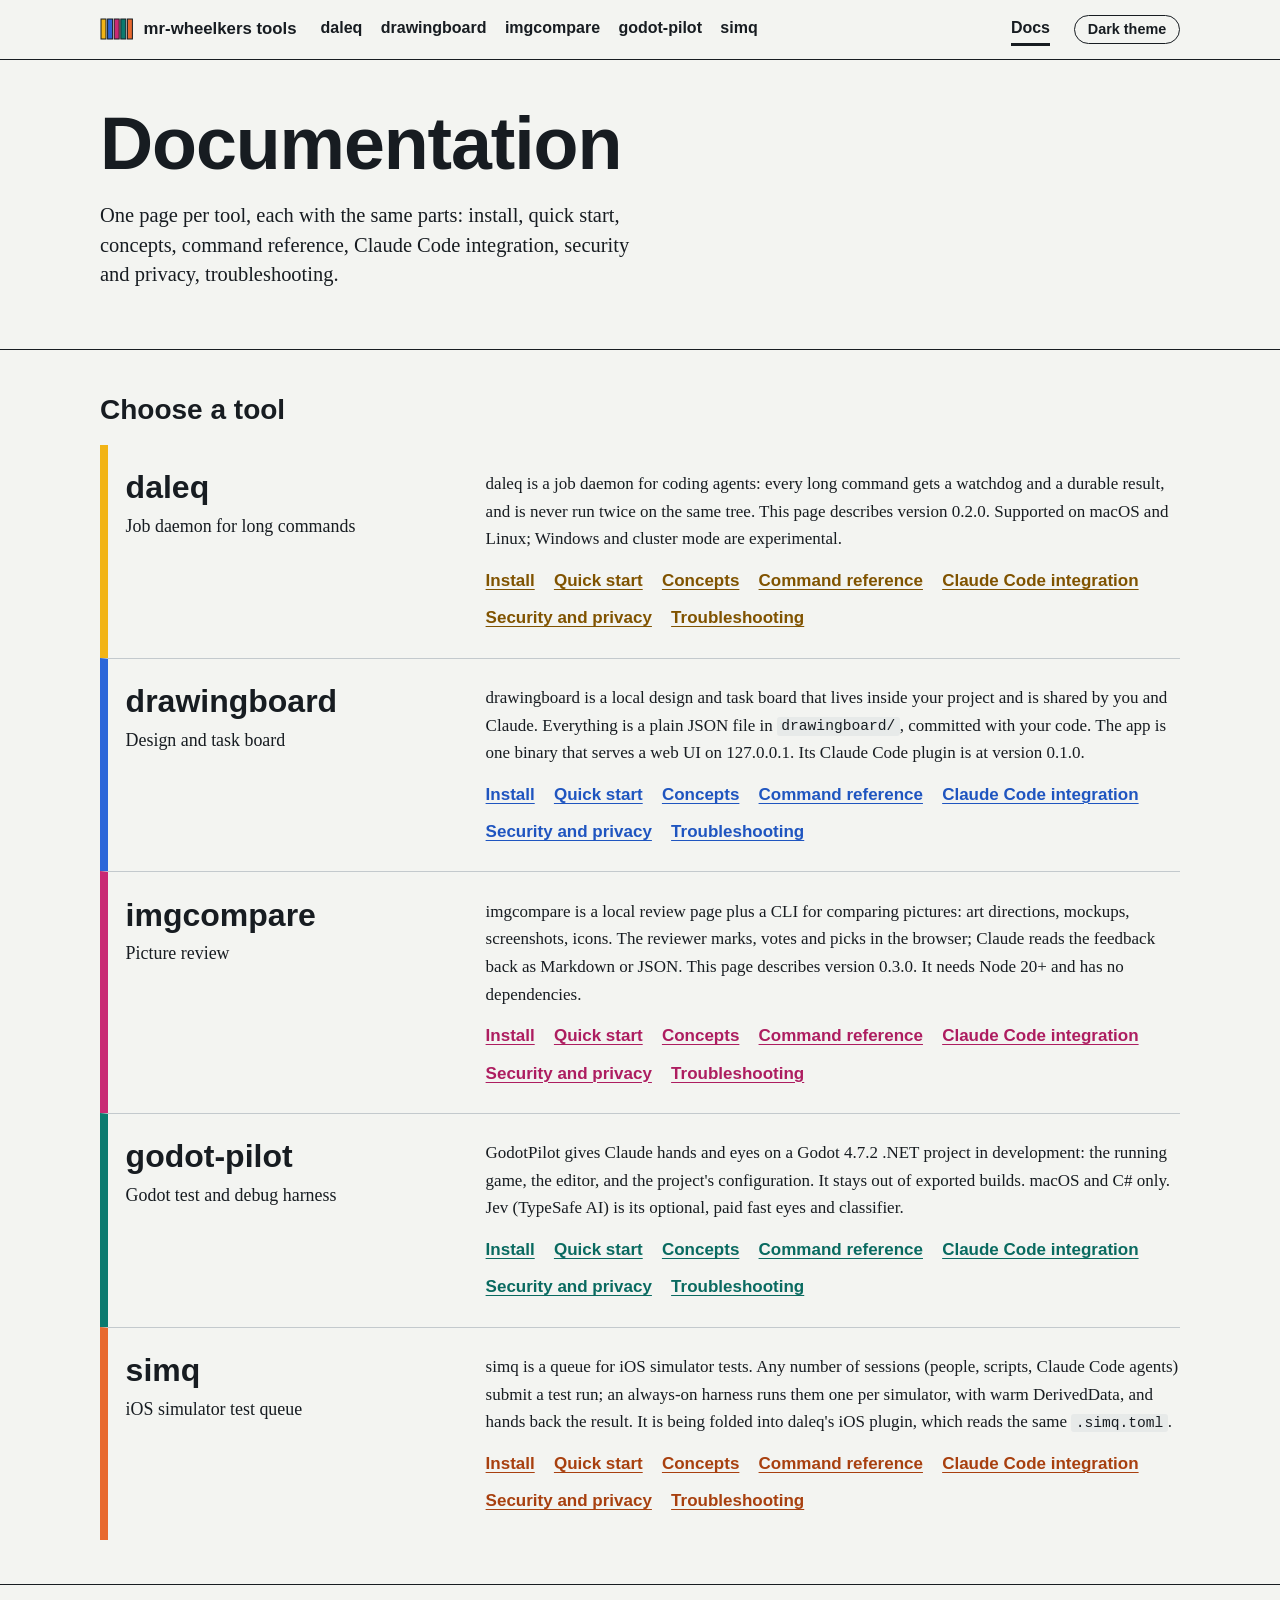
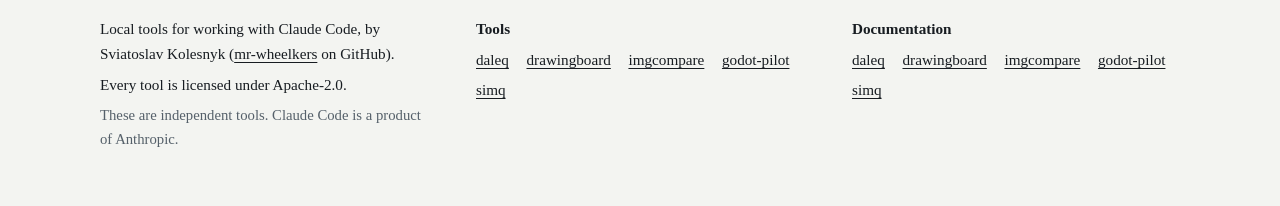
<file: docs/index.html>
<!DOCTYPE html>
<html lang="en">
<head>
  <meta charset="utf-8">
  <meta name="viewport" content="width=device-width, initial-scale=1">
  <title>Documentation: local tools for working with Claude Code</title>
  <meta name="description" content="Documentation for daleq, drawingboard, imgcompare, godot-pilot and simq.">
  <meta name="color-scheme" content="light dark">
  <link rel="icon" href="data:image/svg+xml,%3Csvg xmlns='http://www.w3.org/2000/svg' viewBox='0 0 34 34'%3E%3Crect x='1.0' y='5' width='5' height='24' fill='%23F2B416'/%3E%3Crect x='7.6' y='5' width='5' height='24' fill='%232B66D9'/%3E%3Crect x='14.2' y='5' width='5' height='24' fill='%23C92A74'/%3E%3Crect x='20.8' y='5' width='5' height='24' fill='%230B7A6F'/%3E%3Crect x='27.4' y='5' width='5' height='24' fill='%23E8692F'/%3E%3C/svg%3E">
  <link rel="stylesheet" href="../assets/site.css">
  <script>try{var t=localStorage.getItem("theme");if(t==="light"||t==="dark")document.documentElement.setAttribute("data-theme",t)}catch(e){}</script>
</head>
<body>
  <a class="skip" href="#main">Skip to content</a>
  <header class="site-head">
    <div class="wrap">
      <a class="brand" href="../"><svg class="rack" viewBox="0 0 34 22" aria-hidden="true" focusable="false"><rect x="1.0" y="1" width="5" height="20" fill="#F2B416"/><rect x="7.6" y="1" width="5" height="20" fill="#2B66D9"/><rect x="14.2" y="1" width="5" height="20" fill="#C92A74"/><rect x="20.8" y="1" width="5" height="20" fill="#0B7A6F"/><rect x="27.4" y="1" width="5" height="20" fill="#E8692F"/></svg><span>mr-wheelkers tools</span></a>
      <nav class="site-nav" aria-label="Site">
        <ul>
        <li data-tool="daleq"><a href="../daleq/">daleq</a></li>
        <li data-tool="drawingboard"><a href="../drawingboard/">drawingboard</a></li>
        <li data-tool="imgcompare"><a href="../imgcompare/">imgcompare</a></li>
        <li data-tool="godot-pilot"><a href="../godot-pilot/">godot-pilot</a></li>
        <li data-tool="simq"><a href="../simq/">simq</a></li>
        <li class="docs-link"><a href="../docs/" aria-current="page">Docs</a></li>
        </ul>
      </nav>
      <button class="theme-btn" type="button" hidden>Dark theme</button>
    </div>
  </header>

  <main id="main">
    <section class="hero">
      <div class="wrap">
        <h1>Documentation</h1>
        <p class="lede">One page per tool, each with the same parts: install, quick start, concepts, command reference, Claude Code integration, security and privacy, troubleshooting.</p>
      </div>
    </section>
    <section class="band" aria-labelledby="all">
      <div class="wrap">
        <h2 id="all">Choose a tool</h2>
        <ul class="tool-rows">
          <li class="tool-row" data-tool="daleq">
            <div>
              <h3><a href="daleq/">daleq</a></h3>
              <p class="what">Job daemon for long commands</p>
            </div>
            <div>
              <p>daleq is a job daemon for coding agents: every long command gets a watchdog and a durable result, and is never run twice on the same tree. This page describes version 0.2.0. Supported on macOS and Linux; Windows and cluster mode are experimental.</p>
              <p class="links"><a href="daleq/#install">Install</a> <a href="daleq/#quick-start">Quick start</a> <a href="daleq/#concepts">Concepts</a> <a href="daleq/#commands">Command reference</a> <a href="daleq/#claude-code">Claude Code integration</a> <a href="daleq/#security">Security and privacy</a> <a href="daleq/#troubleshooting">Troubleshooting</a></p>
            </div>
          </li>
          <li class="tool-row" data-tool="drawingboard">
            <div>
              <h3><a href="drawingboard/">drawingboard</a></h3>
              <p class="what">Design and task board</p>
            </div>
            <div>
              <p>drawingboard is a local design and task board that lives inside your project and is shared by you and Claude. Everything is a plain JSON file in <code>drawingboard/</code>, committed with your code. The app is one binary that serves a web UI on 127.0.0.1. Its Claude Code plugin is at version 0.1.0.</p>
              <p class="links"><a href="drawingboard/#install">Install</a> <a href="drawingboard/#quick-start">Quick start</a> <a href="drawingboard/#concepts">Concepts</a> <a href="drawingboard/#commands">Command reference</a> <a href="drawingboard/#claude-code">Claude Code integration</a> <a href="drawingboard/#security">Security and privacy</a> <a href="drawingboard/#troubleshooting">Troubleshooting</a></p>
            </div>
          </li>
          <li class="tool-row" data-tool="imgcompare">
            <div>
              <h3><a href="imgcompare/">imgcompare</a></h3>
              <p class="what">Picture review</p>
            </div>
            <div>
              <p>imgcompare is a local review page plus a CLI for comparing pictures: art directions, mockups, screenshots, icons. The reviewer marks, votes and picks in the browser; Claude reads the feedback back as Markdown or JSON. This page describes version 0.3.0. It needs Node 20+ and has no dependencies.</p>
              <p class="links"><a href="imgcompare/#install">Install</a> <a href="imgcompare/#quick-start">Quick start</a> <a href="imgcompare/#concepts">Concepts</a> <a href="imgcompare/#commands">Command reference</a> <a href="imgcompare/#claude-code">Claude Code integration</a> <a href="imgcompare/#security">Security and privacy</a> <a href="imgcompare/#troubleshooting">Troubleshooting</a></p>
            </div>
          </li>
          <li class="tool-row" data-tool="godot-pilot">
            <div>
              <h3><a href="godot-pilot/">godot-pilot</a></h3>
              <p class="what">Godot test and debug harness</p>
            </div>
            <div>
              <p>GodotPilot gives Claude hands and eyes on a Godot 4.7.2 .NET project in development: the running game, the editor, and the project's configuration. It stays out of exported builds. macOS and C# only. Jev (TypeSafe AI) is its optional, paid fast eyes and classifier.</p>
              <p class="links"><a href="godot-pilot/#install">Install</a> <a href="godot-pilot/#quick-start">Quick start</a> <a href="godot-pilot/#concepts">Concepts</a> <a href="godot-pilot/#commands">Command reference</a> <a href="godot-pilot/#claude-code">Claude Code integration</a> <a href="godot-pilot/#security">Security and privacy</a> <a href="godot-pilot/#troubleshooting">Troubleshooting</a></p>
            </div>
          </li>
          <li class="tool-row" data-tool="simq">
            <div>
              <h3><a href="simq/">simq</a></h3>
              <p class="what">iOS simulator test queue</p>
            </div>
            <div>
              <p>simq is a queue for iOS simulator tests. Any number of sessions (people, scripts, Claude Code agents) submit a test run; an always-on harness runs them one per simulator, with warm DerivedData, and hands back the result. It is being folded into daleq's iOS plugin, which reads the same <code>.simq.toml</code>.</p>
              <p class="links"><a href="simq/#install">Install</a> <a href="simq/#quick-start">Quick start</a> <a href="simq/#concepts">Concepts</a> <a href="simq/#commands">Command reference</a> <a href="simq/#claude-code">Claude Code integration</a> <a href="simq/#security">Security and privacy</a> <a href="simq/#troubleshooting">Troubleshooting</a></p>
            </div>
          </li>
        </ul>
      </div>
    </section>
  </main>

  <footer class="site-foot">
    <div class="wrap">
      <div>
        <p>Local tools for working with Claude Code, by Sviatoslav Kolesnyk (<a href="https://github.com/mr-wheelkers">mr-wheelkers</a> on GitHub).</p>
        <p>Every tool is licensed under Apache-2.0.</p>
        <p class="small">These are independent tools. Claude Code is a product of Anthropic.</p>
      </div>
      <nav aria-label="Tools">
        <p><strong>Tools</strong></p>
        <ul><li><a href="../daleq/">daleq</a></li><li><a href="../drawingboard/">drawingboard</a></li><li><a href="../imgcompare/">imgcompare</a></li><li><a href="../godot-pilot/">godot-pilot</a></li><li><a href="../simq/">simq</a></li></ul>
      </nav>
      <nav aria-label="Documentation">
        <p><strong>Documentation</strong></p>
        <ul><li><a href="../docs/daleq/">daleq</a></li><li><a href="../docs/drawingboard/">drawingboard</a></li><li><a href="../docs/imgcompare/">imgcompare</a></li><li><a href="../docs/godot-pilot/">godot-pilot</a></li><li><a href="../docs/simq/">simq</a></li></ul>
      </nav>
    </div>
  </footer>
  <script src="../assets/tools.js"></script>
  <script src="../assets/site.js"></script>
</body>
</html>
</file>
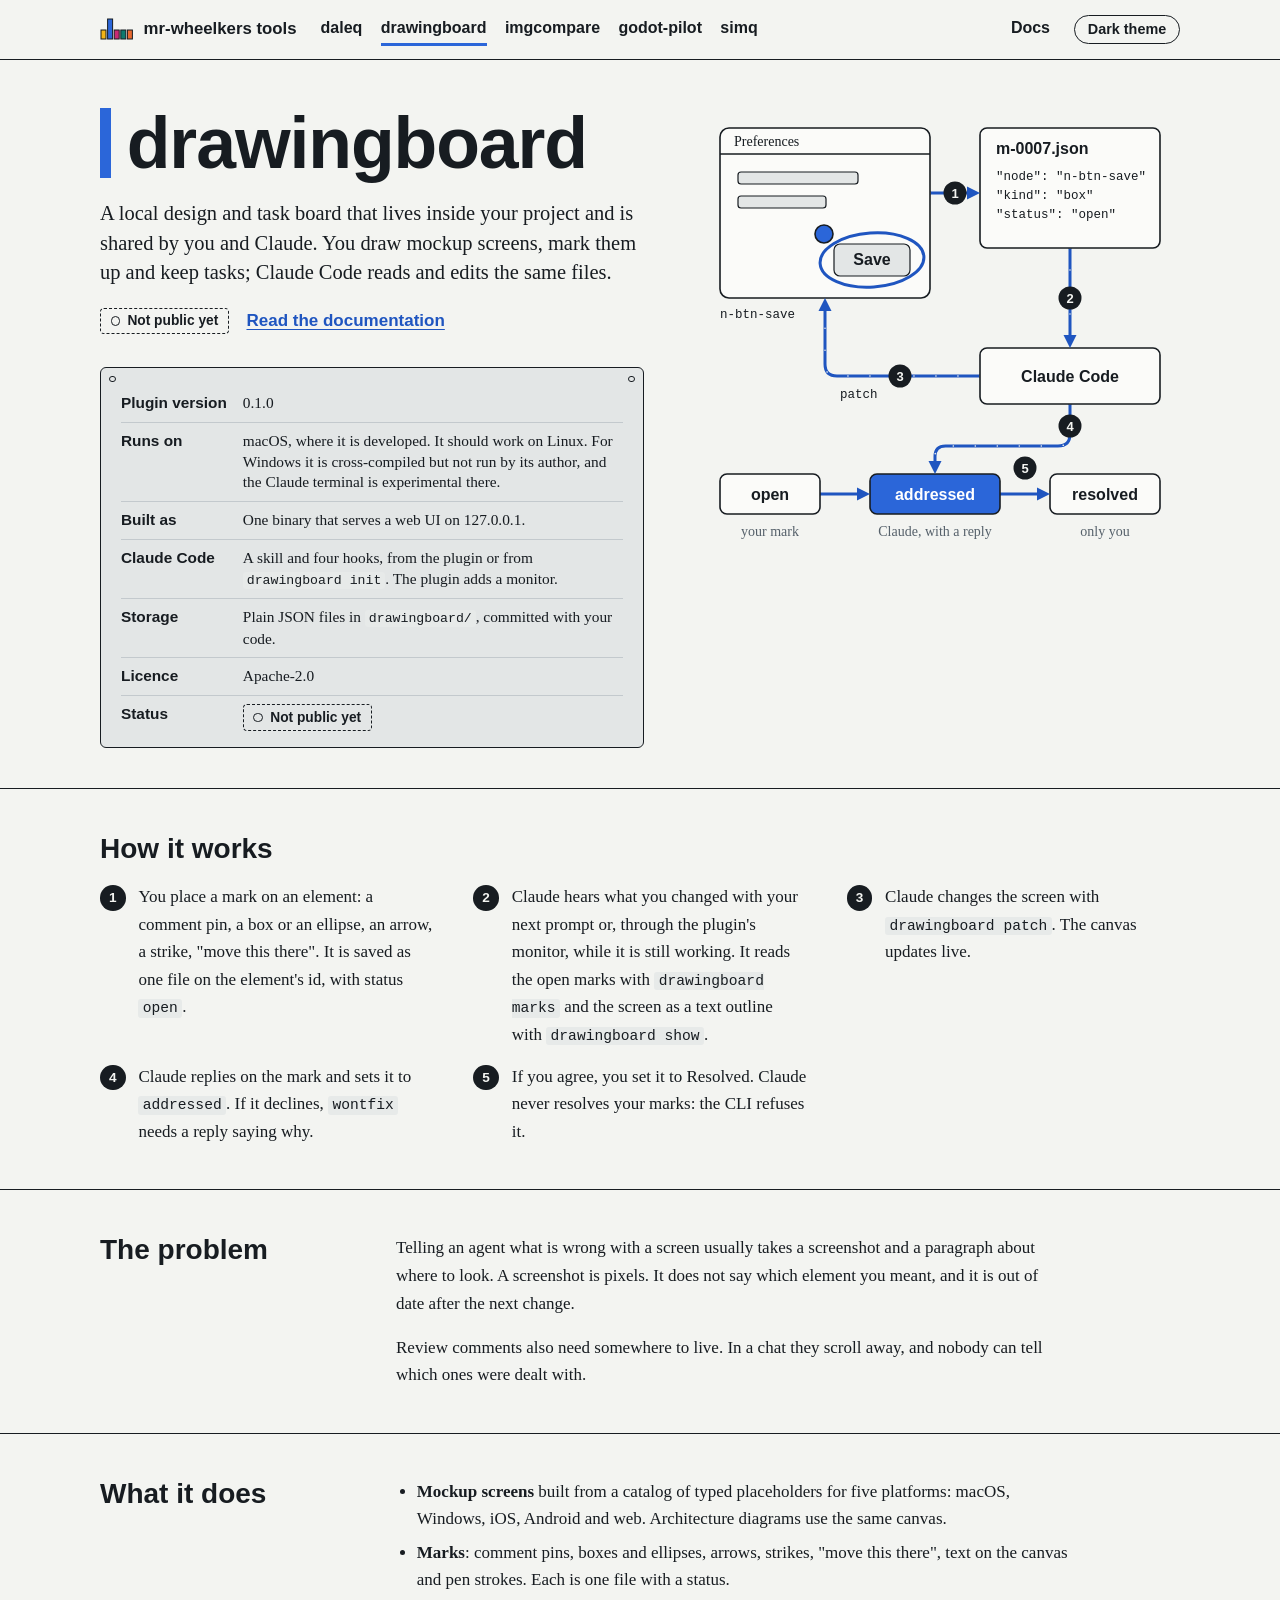
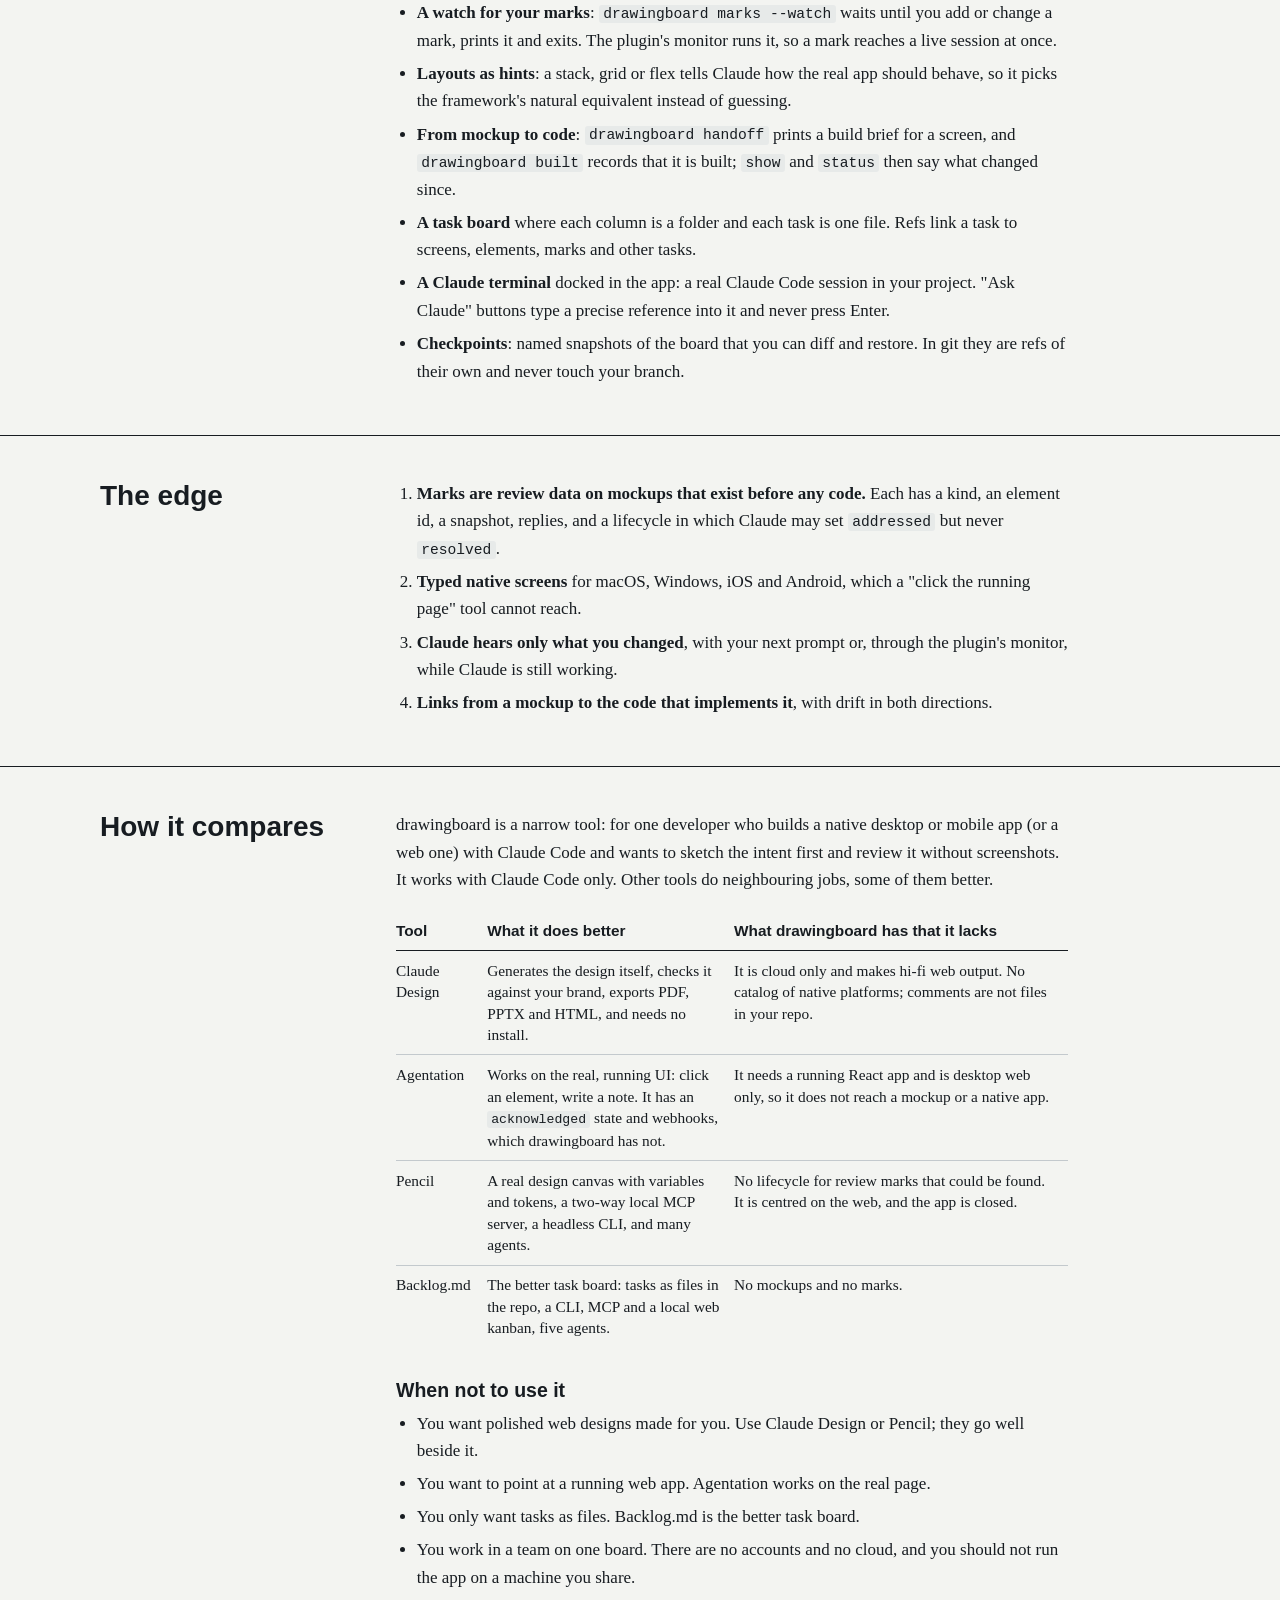
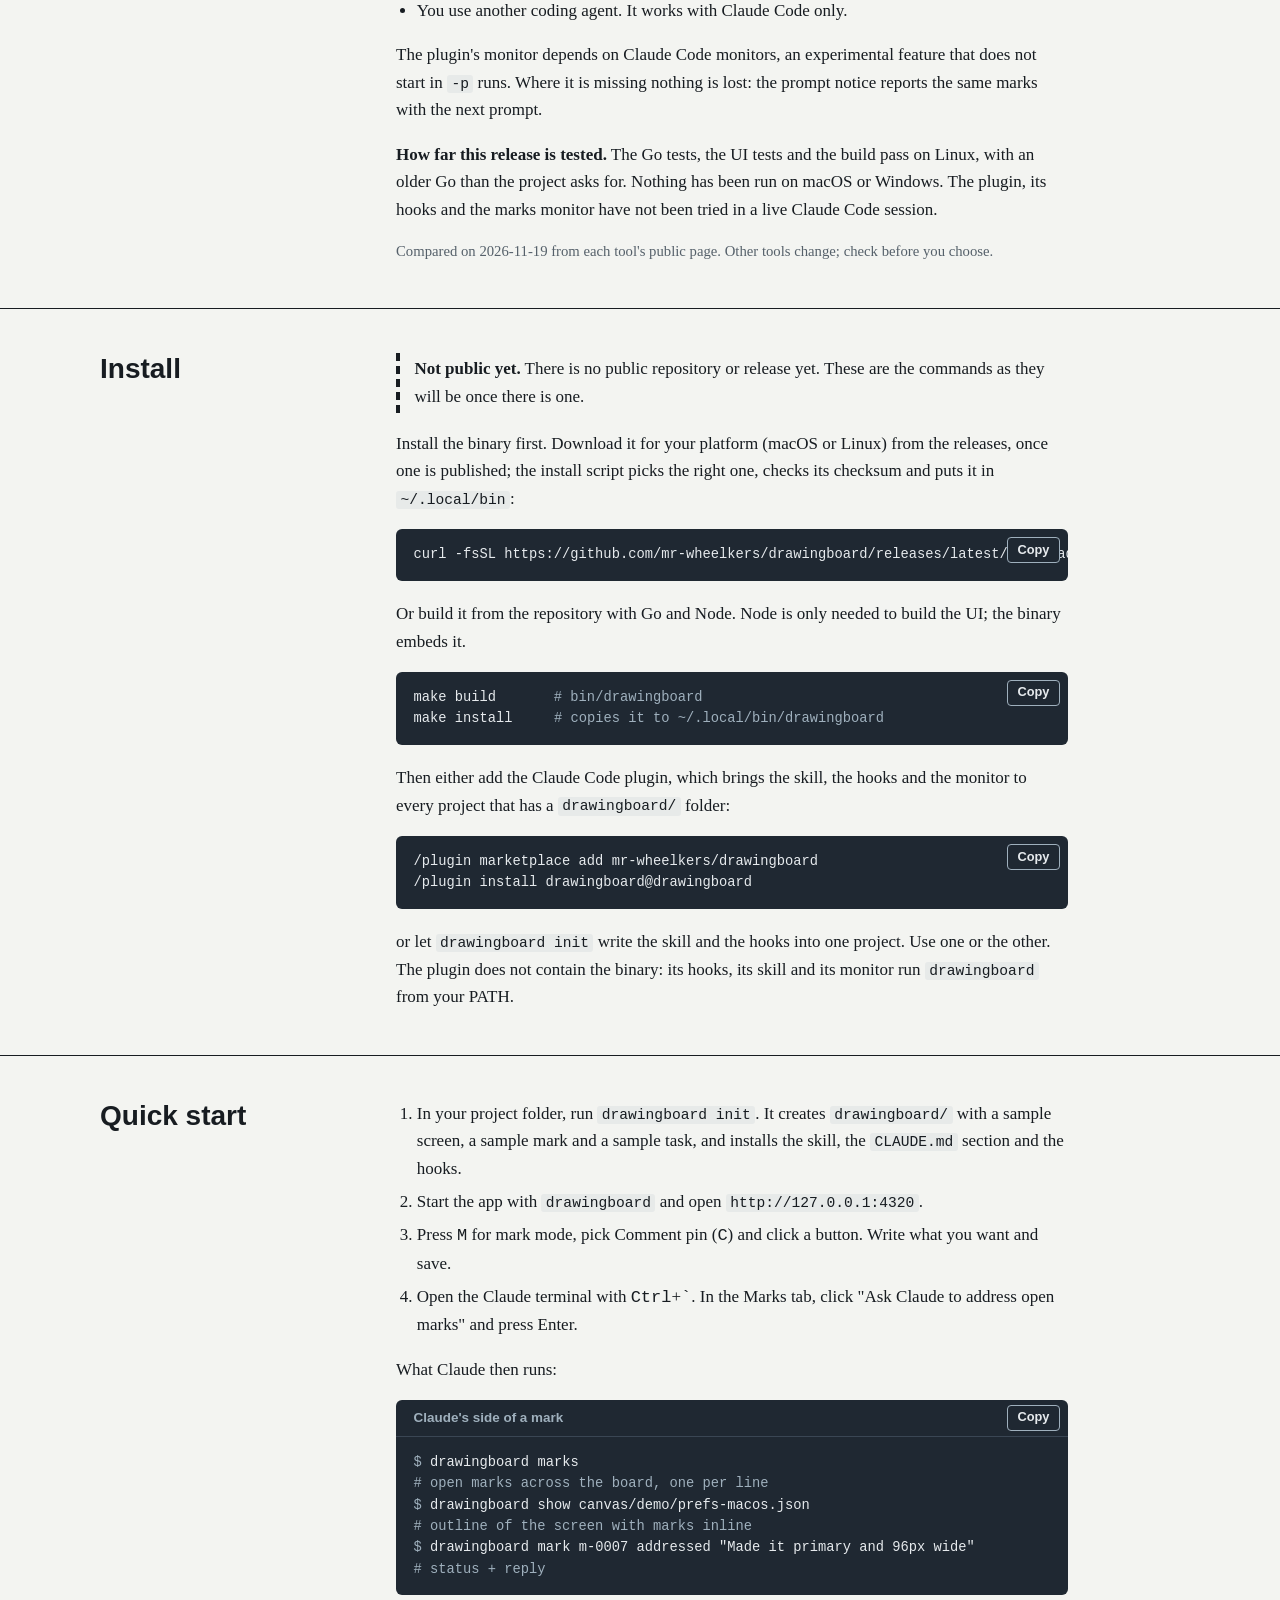
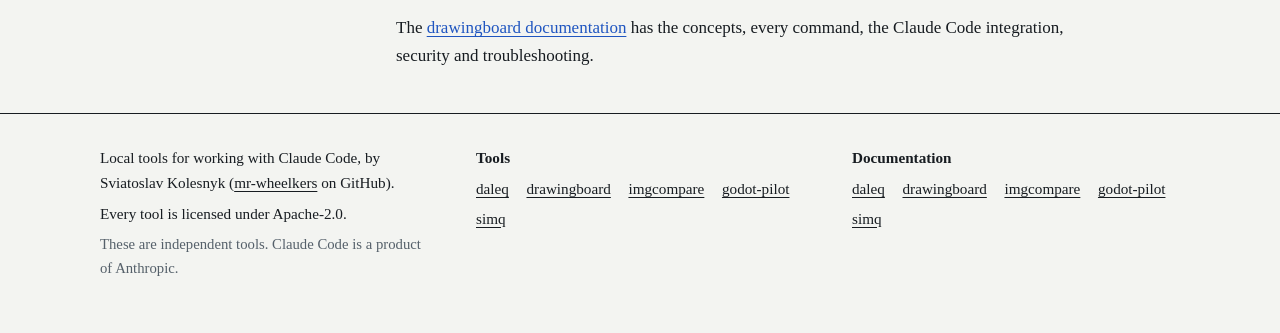
<file: drawingboard/index.html>
<!DOCTYPE html>
<html lang="en">
<head>
  <meta charset="utf-8">
  <meta name="viewport" content="width=device-width, initial-scale=1">
  <title>drawingboard: a design and task board shared by you and Claude</title>
  <meta name="description" content="drawingboard is a local mockup and task board in your repository. Marks you draw are data on element ids that Claude Code reads and answers.">
  <meta name="color-scheme" content="light dark">
  <link rel="icon" href="data:image/svg+xml,%3Csvg xmlns='http://www.w3.org/2000/svg' viewBox='0 0 34 34'%3E%3Crect x='1.0' y='5' width='5' height='24' fill='%23F2B416'/%3E%3Crect x='7.6' y='5' width='5' height='24' fill='%232B66D9'/%3E%3Crect x='14.2' y='5' width='5' height='24' fill='%23C92A74'/%3E%3Crect x='20.8' y='5' width='5' height='24' fill='%230B7A6F'/%3E%3Crect x='27.4' y='5' width='5' height='24' fill='%23E8692F'/%3E%3C/svg%3E">
  <link rel="stylesheet" href="../assets/site.css">
  <script>try{var t=localStorage.getItem("theme");if(t==="light"||t==="dark")document.documentElement.setAttribute("data-theme",t)}catch(e){}</script>
</head>
<body data-tool="drawingboard">
  <a class="skip" href="#main">Skip to content</a>
  <header class="site-head">
    <div class="wrap">
      <a class="brand" href="../"><svg class="rack" viewBox="0 0 34 22" aria-hidden="true" focusable="false"><rect x="1.0" y="12" width="5" height="9" fill="#F2B416"/><rect x="7.6" y="1" width="5" height="20" fill="#2B66D9"/><rect x="14.2" y="12" width="5" height="9" fill="#C92A74"/><rect x="20.8" y="12" width="5" height="9" fill="#0B7A6F"/><rect x="27.4" y="12" width="5" height="9" fill="#E8692F"/></svg><span>mr-wheelkers tools</span></a>
      <nav class="site-nav" aria-label="Site">
        <ul>
        <li data-tool="daleq"><a href="../daleq/">daleq</a></li>
        <li data-tool="drawingboard"><a href="../drawingboard/" aria-current="page">drawingboard</a></li>
        <li data-tool="imgcompare"><a href="../imgcompare/">imgcompare</a></li>
        <li data-tool="godot-pilot"><a href="../godot-pilot/">godot-pilot</a></li>
        <li data-tool="simq"><a href="../simq/">simq</a></li>
        <li class="docs-link"><a href="../docs/">Docs</a></li>
        </ul>
      </nav>
      <button class="theme-btn" type="button" hidden>Dark theme</button>
    </div>
  </header>

  <main id="main">
    <section class="hero tool-hero">
      <div class="wrap hero-grid">
        <div class="hero-text">
          <h1>drawingboard</h1>
          <p class="lede">A local design and task board that lives inside your project and is shared by you and Claude. You draw mockup screens, mark them up and keep tasks; Claude Code reads and edits the same files.</p>
          <p class="status-line"><span class="badge" data-status="drawingboard">Not public yet</span> <a href="../docs/drawingboard/">Read the documentation</a> <a data-repo="drawingboard" href="#" hidden>Source on GitHub</a></p>
        </div>
        <figure class="hero-figure">
    <svg viewBox="0 0 480 446" role="img" aria-labelledby="loop-t loop-d">
      <title id="loop-t">The drawingboard loop: you mark, Claude addresses, you resolve</title>
      <desc id="loop-d">You place a mark on an element of a mockup screen. It is saved as one JSON file on the element&#x27;s id with status open. Claude Code reads the mark, patches the screen file, replies on the mark and sets it to addressed. Only you set it to resolved.</desc>
      <path class="d-flow" d="M120.0 386.0 L163.0 386.0"/>
      <path class="d-flow" d="M300.0 386.0 L343.0 386.0"/>
      <path class="d-flow" d="M230.0 85.0 L273.0 85.0"/>
      <path class="d-pulse" d="M230.0 85.0 L273.0 85.0"/>
      <path class="d-flow" d="M370.0 140.0 L370.0 233.0"/>
      <path class="d-pulse" d="M370.0 140.0 L370.0 233.0"/>
      <path class="d-flow" d="M280.0 268.0 L137.0 268.0 Q125.0 268.0 125.0 256.0 L125.0 197.0"/>
      <path class="d-pulse" d="M280.0 268.0 L137.0 268.0 Q125.0 268.0 125.0 256.0 L125.0 197.0"/>
      <path class="d-flow" d="M370.0 296.0 L370.0 326.0 Q370.0 338.0 358.0 338.0 L245.5 338.0 Q235.0 338.0 235.0 348.5 L235.0 359.0"/>
      <path class="d-pulse" d="M370.0 296.0 L370.0 326.0 Q370.0 338.0 358.0 338.0 L245.5 338.0 Q235.0 338.0 235.0 348.5 L235.0 359.0"/>
      <rect class="d-plate" x="20" y="20" width="210" height="170" rx="9"/>
      <path class="d-line" d="M20 46 H230"/>
      <text class="d-s" x="34" y="38" text-anchor="start">Preferences</text>
      <rect class="d-soft" x="38" y="64" width="120" height="12" rx="3"/>
      <rect class="d-soft" x="38" y="88" width="88" height="12" rx="3"/>
      <rect class="d-soft" x="134" y="136" width="76" height="32" rx="6"/>
      <text class="d-t" x="172" y="157" text-anchor="middle">Save</text>
      <ellipse class="d-flow" cx="172" cy="152" rx="52" ry="27" transform="rotate(-4 172 152)"/>
      <g data-tool="drawingboard"><circle class="d-fill" cx="124" cy="126" r="9"/></g>
      <text class="d-m" x="20" y="210" text-anchor="start">n-btn-save</text>
      <rect class="d-plate" x="280" y="20" width="180" height="120" rx="7"/>
      <text class="d-t" x="296" y="46" text-anchor="start">m-0007.json</text>
      <text class="d-m" x="296" y="72" text-anchor="start">&quot;node&quot;: &quot;n-btn-save&quot;</text>
      <text class="d-m" x="296" y="91" text-anchor="start">&quot;kind&quot;: &quot;box&quot;</text>
      <text class="d-m" x="296" y="110" text-anchor="start">&quot;status&quot;: &quot;open&quot;</text>
      <rect class="d-plate" x="280" y="240" width="180" height="56" rx="7"/>
      <text class="d-t" x="370.0" y="273.5" text-anchor="middle">Claude Code</text>
      <rect class="d-plate" x="20" y="366" width="100" height="40" rx="7"/>
      <text class="d-t" x="70.0" y="391.5" text-anchor="middle">open</text>
      <g data-tool="drawingboard">
      <rect class="d-fill" x="170" y="366" width="130" height="40" rx="7"/>
      <text class="d-t is-on" x="235.0" y="391.5" text-anchor="middle">addressed</text>
      </g>
      <rect class="d-plate" x="350" y="366" width="110" height="40" rx="7"/>
      <text class="d-t" x="405.0" y="391.5" text-anchor="middle">resolved</text>
      <text class="d-s is-muted" x="70" y="428" text-anchor="middle">your mark</text>
      <text class="d-s is-muted" x="235" y="428" text-anchor="middle">Claude, with a reply</text>
      <text class="d-s is-muted" x="405" y="428" text-anchor="middle">only you</text>
      <text class="d-m" x="140" y="290" text-anchor="start">patch</text>
      <path class="d-head" d="M170.0 386.0 L157.0 392.5 L157.0 379.5 Z"/>
      <path class="d-head" d="M350.0 386.0 L337.0 392.5 L337.0 379.5 Z"/>
      <path class="d-head" d="M280.0 85.0 L267.0 91.5 L267.0 78.5 Z"/>
      <path class="d-head" d="M370.0 240.0 L363.5 227.0 L376.5 227.0 Z"/>
      <path class="d-head" d="M125.0 190.0 L131.5 203.0 L118.5 203.0 Z"/>
      <path class="d-head" d="M235.0 366.0 L228.5 353.0 L241.5 353.0 Z"/>
      <g class="d-num"><circle cx="255" cy="85" r="11.5"/><text x="255" y="89.6" text-anchor="middle">1</text></g>
      <g class="d-num"><circle cx="370" cy="190" r="11.5"/><text x="370" y="194.6" text-anchor="middle">2</text></g>
      <g class="d-num"><circle cx="200" cy="268" r="11.5"/><text x="200" y="272.6" text-anchor="middle">3</text></g>
      <g class="d-num"><circle cx="370" cy="318" r="11.5"/><text x="370" y="322.6" text-anchor="middle">4</text></g>
      <g class="d-num"><circle cx="325" cy="360" r="11.5"/><text x="325" y="364.6" text-anchor="middle">5</text></g>
    </svg>
        </figure>
        <aside class="plate" aria-label="Facts about drawingboard">
          <dl>
            <dt>Plugin version</dt><dd>0.1.0</dd>
            <dt>Runs on</dt><dd>macOS, where it is developed. It should work on Linux. For Windows it is cross-compiled but not run by its author, and the Claude terminal is experimental there.</dd>
            <dt>Built as</dt><dd>One binary that serves a web UI on 127.0.0.1.</dd>
            <dt>Claude Code</dt><dd>A skill and four hooks, from the plugin or from <code>drawingboard init</code>. The plugin adds a monitor.</dd>
            <dt>Storage</dt><dd>Plain JSON files in <code>drawingboard/</code>, committed with your code.</dd>
            <dt>Licence</dt><dd>Apache-2.0</dd>
            <dt>Status</dt><dd><span class="badge" data-status="drawingboard">Not public yet</span></dd>
          </dl>
        </aside>
      </div>
    </section>

    <section class="band" aria-labelledby="how">
      <div class="wrap">
        <h2 id="how">How it works</h2>
        <ol class="steps">
          <li>You place a mark on an element: a comment pin, a box or an ellipse, an arrow, a strike, "move this there". It is saved as one file on the element's id, with status <code>open</code>.</li>
          <li>Claude hears what you changed with your next prompt or, through the plugin's monitor, while it is still working. It reads the open marks with <code>drawingboard marks</code> and the screen as a text outline with <code>drawingboard show</code>.</li>
          <li>Claude changes the screen with <code>drawingboard patch</code>. The canvas updates live.</li>
          <li>Claude replies on the mark and sets it to <code>addressed</code>. If it declines, <code>wontfix</code> needs a reply saying why.</li>
          <li>If you agree, you set it to Resolved. Claude never resolves your marks: the CLI refuses it.</li>
        </ol>
      </div>
    </section>

    <section class="band" aria-labelledby="problem">
      <div class="wrap split">
        <h2 id="problem">The problem</h2>
        <div class="prose">
          <p>Telling an agent what is wrong with a screen usually takes a screenshot and a paragraph about where to look. A screenshot is pixels. It does not say which element you meant, and it is out of date after the next change.</p>
          <p>Review comments also need somewhere to live. In a chat they scroll away, and nobody can tell which ones were dealt with.</p>
        </div>
      </div>
    </section>

    <section class="band" aria-labelledby="does">
      <div class="wrap split">
        <h2 id="does">What it does</h2>
        <div class="prose">
          <ul>
            <li><strong>Mockup screens</strong> built from a catalog of typed placeholders for five platforms: macOS, Windows, iOS, Android and web. Architecture diagrams use the same canvas.</li>
            <li><strong>Marks</strong>: comment pins, boxes and ellipses, arrows, strikes, "move this there", text on the canvas and pen strokes. Each is one file with a status.</li>
            <li><strong>A watch for your marks</strong>: <code>drawingboard marks --watch</code> waits until you add or change a mark, prints it and exits. The plugin's monitor runs it, so a mark reaches a live session at once.</li>
            <li><strong>Layouts as hints</strong>: a stack, grid or flex tells Claude how the real app should behave, so it picks the framework's natural equivalent instead of guessing.</li>
            <li><strong>From mockup to code</strong>: <code>drawingboard handoff</code> prints a build brief for a screen, and <code>drawingboard built</code> records that it is built; <code>show</code> and <code>status</code> then say what changed since.</li>
            <li><strong>A task board</strong> where each column is a folder and each task is one file. Refs link a task to screens, elements, marks and other tasks.</li>
            <li><strong>A Claude terminal</strong> docked in the app: a real Claude Code session in your project. "Ask Claude" buttons type a precise reference into it and never press Enter.</li>
            <li><strong>Checkpoints</strong>: named snapshots of the board that you can diff and restore. In git they are refs of their own and never touch your branch.</li>
          </ul>
        </div>
      </div>
    </section>

    <section class="band" aria-labelledby="edge">
      <div class="wrap split">
        <h2 id="edge">The edge</h2>
        <div class="prose">
          <ol>
            <li><strong>Marks are review data on mockups that exist before any code.</strong> Each has a kind, an element id, a snapshot, replies, and a lifecycle in which Claude may set <code>addressed</code> but never <code>resolved</code>.</li>
            <li><strong>Typed native screens</strong> for macOS, Windows, iOS and Android, which a "click the running page" tool cannot reach.</li>
            <li><strong>Claude hears only what you changed</strong>, with your next prompt or, through the plugin's monitor, while Claude is still working.</li>
            <li><strong>Links from a mockup to the code that implements it</strong>, with drift in both directions.</li>
          </ol>
        </div>
      </div>
    </section>

    <section class="band" aria-labelledby="compare">
      <div class="wrap split">
        <h2 id="compare">How it compares</h2>
        <div class="prose">
          <p>drawingboard is a narrow tool: for one developer who builds a native desktop or mobile app (or a web one) with Claude Code and wants to sketch the intent first and review it without screenshots. It works with Claude Code only. Other tools do neighbouring jobs, some of them better.</p>
          <div class="table-scroll" tabindex="0" role="group" aria-label="Table: Tool / What it does better / What drawingboard has that it lacks">
            <table class="cols-many">
              <thead><tr><th scope="col">Tool</th><th scope="col">What it does better</th><th scope="col">What drawingboard has that it lacks</th></tr></thead>
              <tbody>
              <tr><td data-label="Tool">Claude Design</td><td data-label="What it does better">Generates the design itself, checks it against your brand, exports PDF, PPTX and HTML, and needs no install.</td><td data-label="What drawingboard has that it lacks">It is cloud only and makes hi-fi web output. No catalog of native platforms; comments are not files in your repo.</td></tr>
              <tr><td data-label="Tool">Agentation</td><td data-label="What it does better">Works on the real, running UI: click an element, write a note. It has an <code>acknowledged</code> state and webhooks, which drawingboard has not.</td><td data-label="What drawingboard has that it lacks">It needs a running React app and is desktop web only, so it does not reach a mockup or a native app.</td></tr>
              <tr><td data-label="Tool">Pencil</td><td data-label="What it does better">A real design canvas with variables and tokens, a two-way local MCP server, a headless CLI, and many agents.</td><td data-label="What drawingboard has that it lacks">No lifecycle for review marks that could be found. It is centred on the web, and the app is closed.</td></tr>
              <tr><td data-label="Tool">Backlog.md</td><td data-label="What it does better">The better task board: tasks as files in the repo, a CLI, MCP and a local web kanban, five agents.</td><td data-label="What drawingboard has that it lacks">No mockups and no marks.</td></tr>
              </tbody>
            </table>
          </div>
          <h3>When not to use it</h3>
          <ul>
            <li>You want polished web designs made for you. Use Claude Design or Pencil; they go well beside it.</li>
            <li>You want to point at a running web app. Agentation works on the real page.</li>
            <li>You only want tasks as files. Backlog.md is the better task board.</li>
            <li>You work in a team on one board. There are no accounts and no cloud, and you should not run the app on a machine you share.</li>
            <li>You use another coding agent. It works with Claude Code only.</li>
          </ul>
          <p>The plugin's monitor depends on Claude Code monitors, an experimental feature that does not start in <code>-p</code> runs. Where it is missing nothing is lost: the prompt notice reports the same marks with the next prompt.</p>
          <p><strong>How far this release is tested.</strong> The Go tests, the UI tests and the build pass on Linux, with an older Go than the project asks for. Nothing has been run on macOS or Windows. The plugin, its hooks and the marks monitor have not been tried in a live Claude Code session.</p>
          <p class="small">Compared on 2026-11-19 from each tool's public page. Other tools change; check before you choose.</p>
        </div>
      </div>
    </section>

    <section class="band" aria-labelledby="install">
      <div class="wrap split">
        <h2 id="install">Install</h2>
        <div class="prose">
          <p class="private-note" data-private="drawingboard"><strong>Not public yet.</strong> There is no public repository or release yet. These are the commands as they will be once there is one.</p>
          <p>Install the binary first. Download it for your platform (macOS or Linux) from the releases, once one is published; the install script picks the right one, checks its checksum and puts it in <code>~/.local/bin</code>:</p>
          <div class="cmd"><pre><code>curl -fsSL https://github.com/mr-wheelkers/drawingboard/releases/latest/download/install.sh | sh</code></pre></div>
          <p>Or build it from the repository with Go and Node. Node is only needed to build the UI; the binary embeds it.</p>
          <div class="cmd"><pre><code>make build<span class="k">       # bin/drawingboard</span>
make install<span class="k">     # copies it to ~/.local/bin/drawingboard</span></code></pre></div>
          <p>Then either add the Claude Code plugin, which brings the skill, the hooks and the monitor to every project that has a <code>drawingboard/</code> folder:</p>
          <div class="cmd"><pre><code>/plugin marketplace add mr-wheelkers/drawingboard
/plugin install drawingboard@drawingboard</code></pre></div>
          <p>or let <code>drawingboard init</code> write the skill and the hooks into one project. Use one or the other. The plugin does not contain the binary: its hooks, its skill and its monitor run <code>drawingboard</code> from your PATH.</p>
        </div>
      </div>
    </section>

    <section class="band" aria-labelledby="quick-start">
      <div class="wrap split">
        <h2 id="quick-start">Quick start</h2>
        <div class="prose">
          <ol>
            <li>In your project folder, run <code>drawingboard init</code>. It creates <code>drawingboard/</code> with a sample screen, a sample mark and a sample task, and installs the skill, the <code>CLAUDE.md</code> section and the hooks.</li>
            <li>Start the app with <code>drawingboard</code> and open <code>http://127.0.0.1:4320</code>.</li>
            <li>Press <kbd>M</kbd> for mark mode, pick Comment pin (<kbd>C</kbd>) and click a button. Write what you want and save.</li>
            <li>Open the Claude terminal with <kbd>Ctrl</kbd>+<kbd>&#96;</kbd>. In the Marks tab, click "Ask Claude to address open marks" and press Enter.</li>
          </ol>
          <p>What Claude then runs:</p>
          <figure class="term">
            <figcaption class="bar"><span>Claude&#x27;s side of a mark</span></figcaption>
            <pre><code><span class="c">drawingboard marks</span>
<span class="k"># open marks across the board, one per line</span>
<span class="c">drawingboard show canvas/demo/prefs-macos.json</span>
<span class="k"># outline of the screen with marks inline</span>
<span class="c">drawingboard mark m-0007 addressed "Made it primary and 96px wide"</span>
<span class="k"># status + reply</span></code></pre>
          </figure>
          <p>The <a href="../docs/drawingboard/">drawingboard documentation</a> has the concepts, every command, the Claude Code integration, security and troubleshooting.</p>
        </div>
      </div>
    </section>
  </main>

  <footer class="site-foot">
    <div class="wrap">
      <div>
        <p>Local tools for working with Claude Code, by Sviatoslav Kolesnyk (<a href="https://github.com/mr-wheelkers">mr-wheelkers</a> on GitHub).</p>
        <p>Every tool is licensed under Apache-2.0.</p>
        <p class="small">These are independent tools. Claude Code is a product of Anthropic.</p>
      </div>
      <nav aria-label="Tools">
        <p><strong>Tools</strong></p>
        <ul><li><a href="../daleq/">daleq</a></li><li><a href="../drawingboard/">drawingboard</a></li><li><a href="../imgcompare/">imgcompare</a></li><li><a href="../godot-pilot/">godot-pilot</a></li><li><a href="../simq/">simq</a></li></ul>
      </nav>
      <nav aria-label="Documentation">
        <p><strong>Documentation</strong></p>
        <ul><li><a href="../docs/daleq/">daleq</a></li><li><a href="../docs/drawingboard/">drawingboard</a></li><li><a href="../docs/imgcompare/">imgcompare</a></li><li><a href="../docs/godot-pilot/">godot-pilot</a></li><li><a href="../docs/simq/">simq</a></li></ul>
      </nav>
    </div>
  </footer>
  <script src="../assets/tools.js"></script>
  <script src="../assets/site.js"></script>
</body>
</html>
</file>
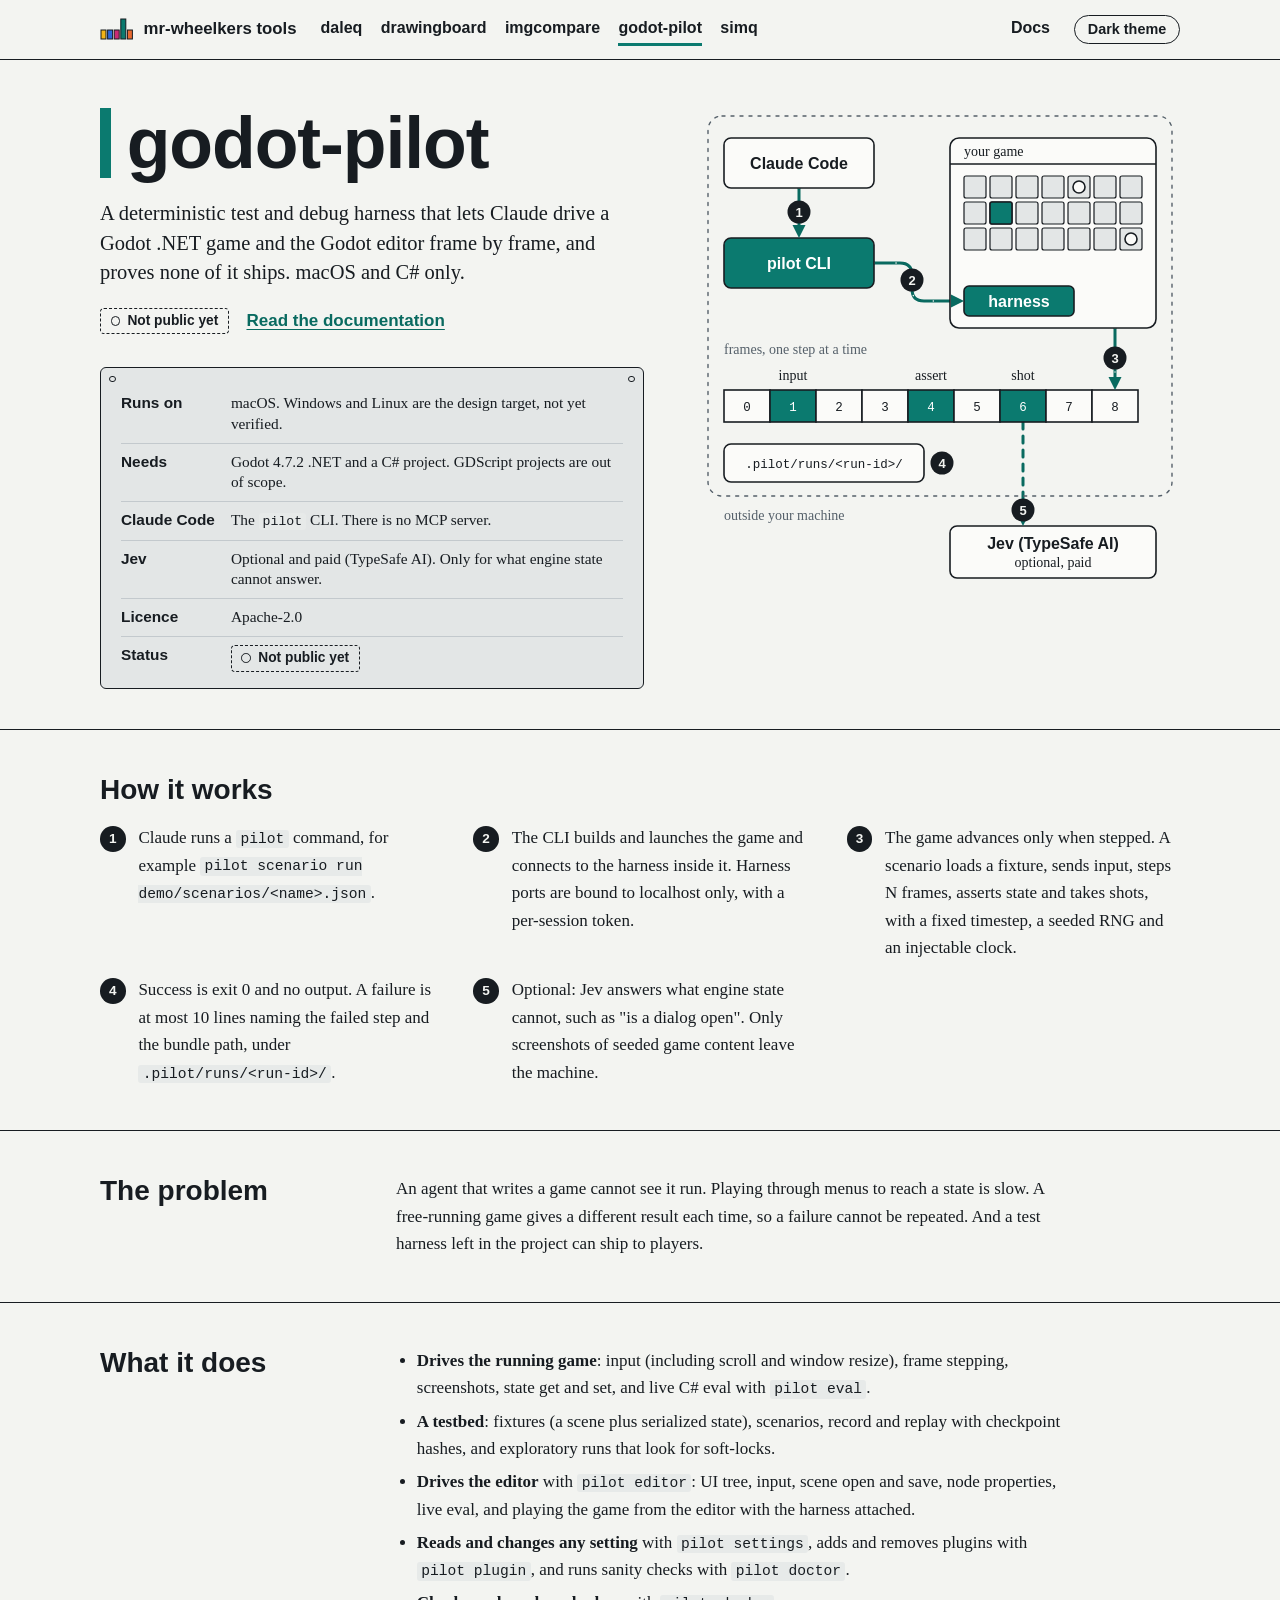
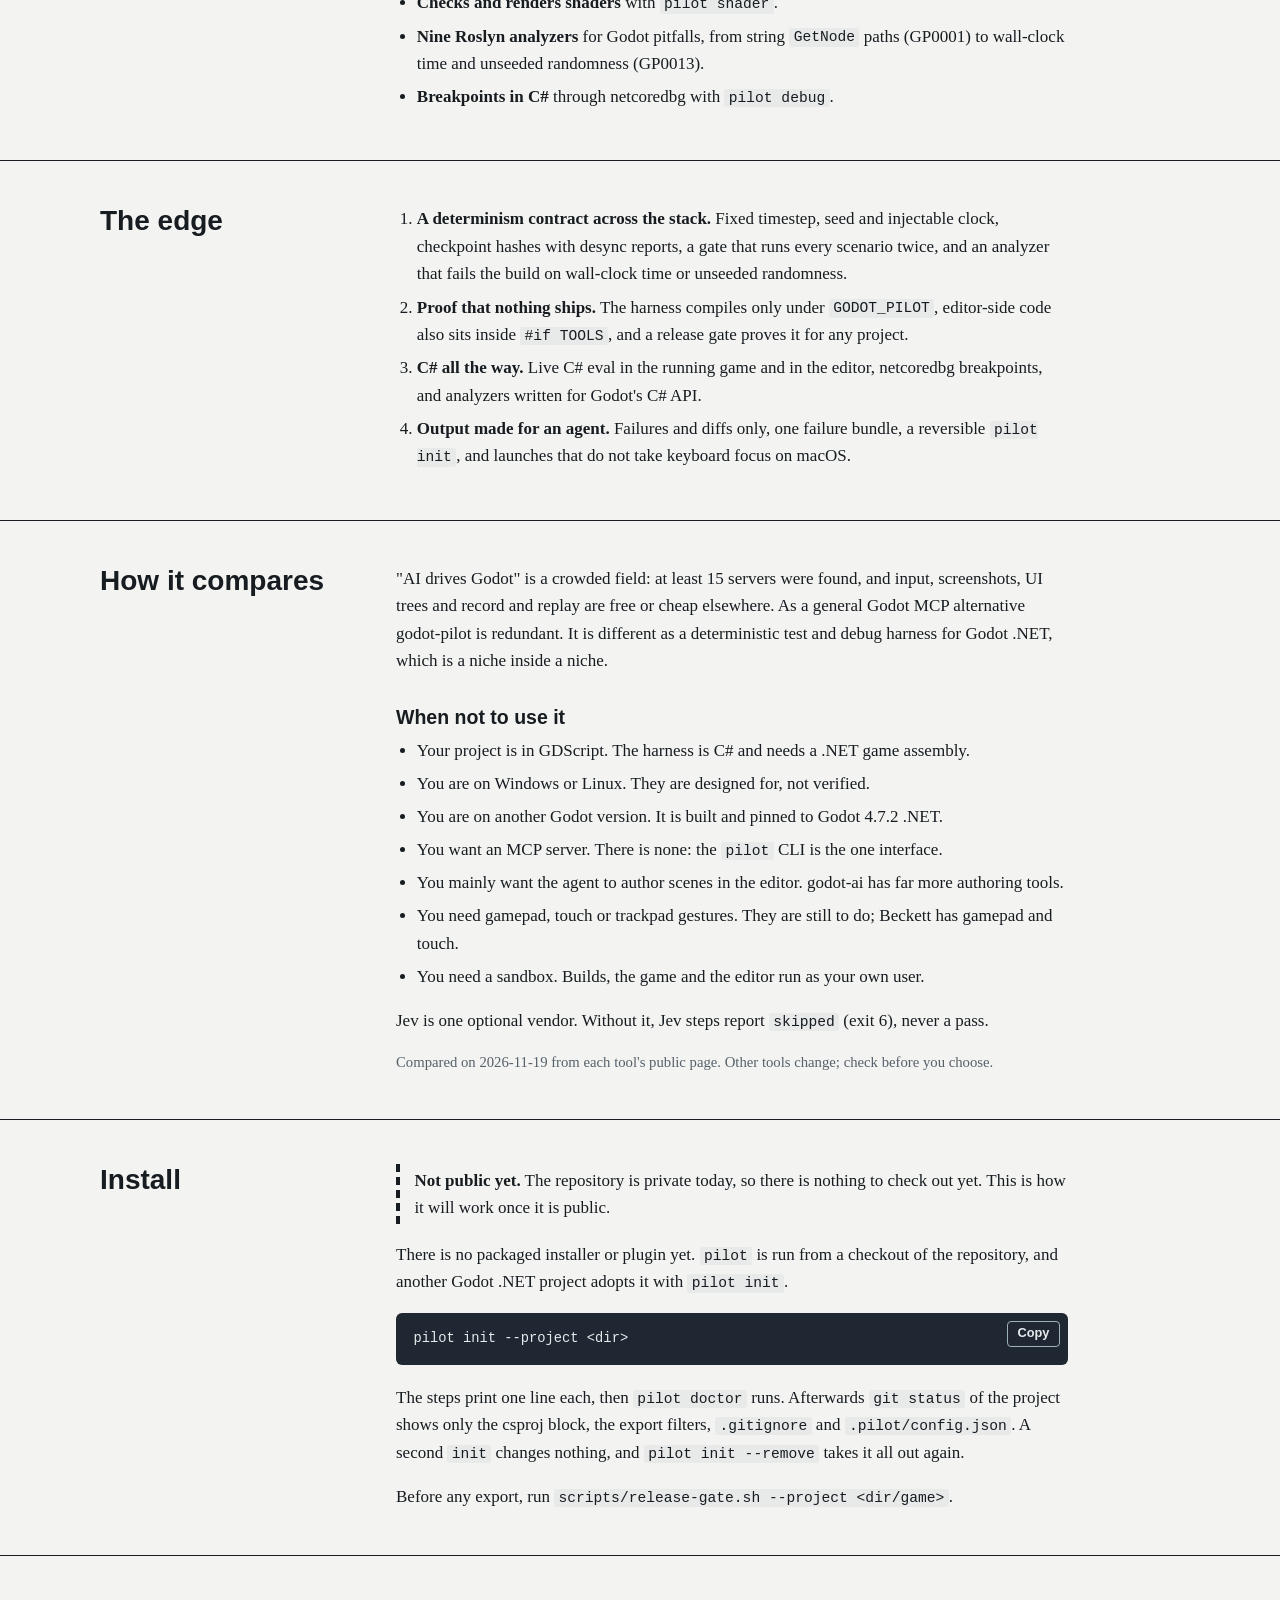
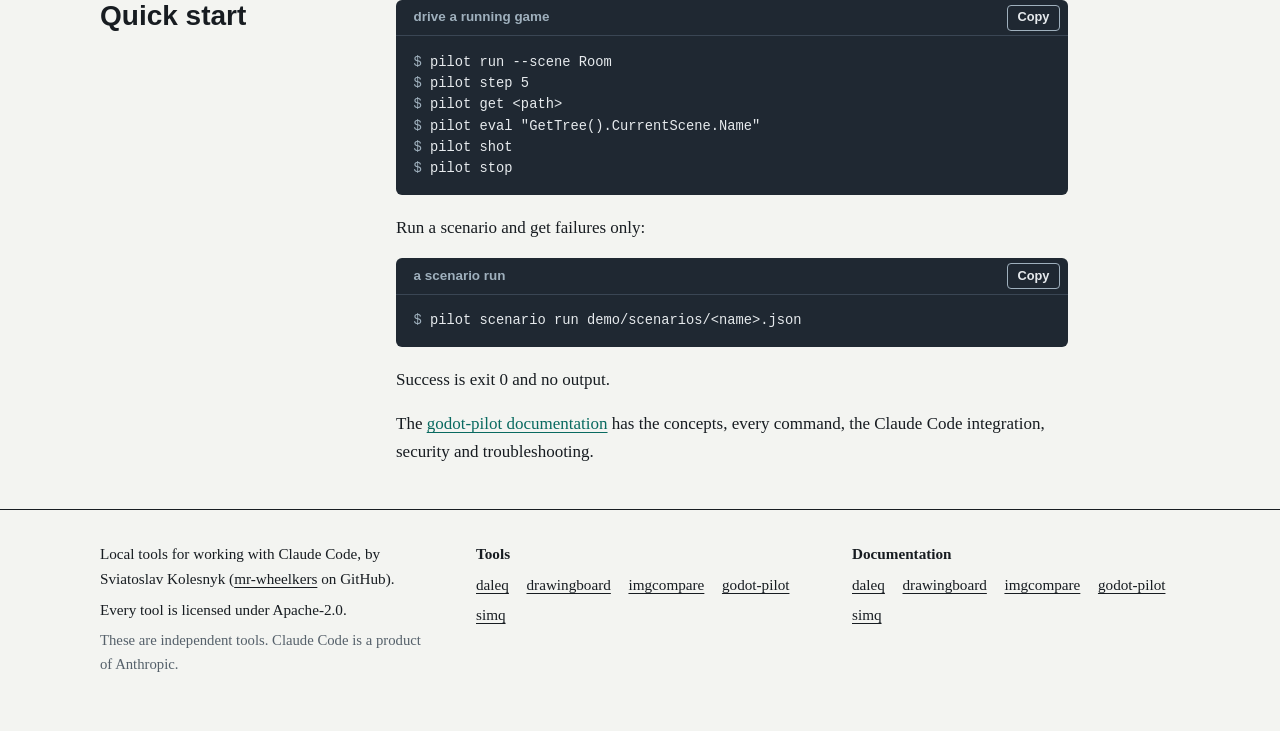
<file: godot-pilot/index.html>
<!DOCTYPE html>
<html lang="en">
<head>
  <meta charset="utf-8">
  <meta name="viewport" content="width=device-width, initial-scale=1">
  <title>godot-pilot: a test and debug harness for Godot .NET</title>
  <meta name="description" content="godot-pilot lets Claude Code drive a Godot .NET game and editor frame by frame, deterministically, and proves none of it ships. macOS and C# only.">
  <meta name="color-scheme" content="light dark">
  <link rel="icon" href="data:image/svg+xml,%3Csvg xmlns='http://www.w3.org/2000/svg' viewBox='0 0 34 34'%3E%3Crect x='1.0' y='5' width='5' height='24' fill='%23F2B416'/%3E%3Crect x='7.6' y='5' width='5' height='24' fill='%232B66D9'/%3E%3Crect x='14.2' y='5' width='5' height='24' fill='%23C92A74'/%3E%3Crect x='20.8' y='5' width='5' height='24' fill='%230B7A6F'/%3E%3Crect x='27.4' y='5' width='5' height='24' fill='%23E8692F'/%3E%3C/svg%3E">
  <link rel="stylesheet" href="../assets/site.css">
  <script>try{var t=localStorage.getItem("theme");if(t==="light"||t==="dark")document.documentElement.setAttribute("data-theme",t)}catch(e){}</script>
</head>
<body data-tool="godot-pilot">
  <a class="skip" href="#main">Skip to content</a>
  <header class="site-head">
    <div class="wrap">
      <a class="brand" href="../"><svg class="rack" viewBox="0 0 34 22" aria-hidden="true" focusable="false"><rect x="1.0" y="12" width="5" height="9" fill="#F2B416"/><rect x="7.6" y="12" width="5" height="9" fill="#2B66D9"/><rect x="14.2" y="12" width="5" height="9" fill="#C92A74"/><rect x="20.8" y="1" width="5" height="20" fill="#0B7A6F"/><rect x="27.4" y="12" width="5" height="9" fill="#E8692F"/></svg><span>mr-wheelkers tools</span></a>
      <nav class="site-nav" aria-label="Site">
        <ul>
        <li data-tool="daleq"><a href="../daleq/">daleq</a></li>
        <li data-tool="drawingboard"><a href="../drawingboard/">drawingboard</a></li>
        <li data-tool="imgcompare"><a href="../imgcompare/">imgcompare</a></li>
        <li data-tool="godot-pilot"><a href="../godot-pilot/" aria-current="page">godot-pilot</a></li>
        <li data-tool="simq"><a href="../simq/">simq</a></li>
        <li class="docs-link"><a href="../docs/">Docs</a></li>
        </ul>
      </nav>
      <button class="theme-btn" type="button" hidden>Dark theme</button>
    </div>
  </header>

  <main id="main">
    <section class="hero tool-hero">
      <div class="wrap hero-grid">
        <div class="hero-text">
          <h1>godot-pilot</h1>
          <p class="lede">A deterministic test and debug harness that lets Claude drive a Godot .NET game and the Godot editor frame by frame, and proves none of it ships. macOS and C# only.</p>
          <p class="status-line"><span class="badge" data-status="godot-pilot">Not public yet</span> <a href="../docs/godot-pilot/">Read the documentation</a> <a data-repo="godot-pilot" href="#" hidden>Source on GitHub</a></p>
        </div>
        <figure class="hero-figure">
    <svg viewBox="0 0 480 478" role="img" aria-labelledby="loop-t loop-d">
      <title id="loop-t">A godot-pilot scenario run</title>
      <desc id="loop-d">Claude Code calls the pilot CLI. The CLI launches the game and talks to the harness inside it over a loopback socket with a per-run token. The game advances only when stepped: input, step frames, assert state, take a shot. A failure leaves a bundle in the run folder. Jev is optional and outside your machine; only seeded screenshots are sent to it.</desc>
      <path class="d-flow" d="M99.0 80.0 L99.0 123.0"/>
      <path class="d-pulse" d="M99.0 80.0 L99.0 123.0"/>
      <path class="d-flow" d="M174.0 155.0 L200.0 155.0 Q212.0 155.0 212.0 167.0 L212.0 181.0 Q212.0 193.0 224.0 193.0 L257.0 193.0"/>
      <path class="d-pulse" d="M174.0 155.0 L200.0 155.0 Q212.0 155.0 212.0 167.0 L212.0 181.0 Q212.0 193.0 224.0 193.0 L257.0 193.0"/>
      <path class="d-flow" d="M415.0 220.0 L415.0 275.0"/>
      <path class="d-pulse" d="M415.0 220.0 L415.0 275.0"/>
      <path class="d-flow is-dashed" d="M323.0 314.0 L323.0 411.0"/>
      <rect class="d-bound" x="8" y="8" width="464" height="380" rx="14"/>
      <rect class="d-plate" x="24" y="30" width="150" height="50" rx="7"/>
      <text class="d-t" x="99.0" y="60.5" text-anchor="middle">Claude Code</text>
      <rect class="d-fill" x="24" y="130" width="150" height="50" rx="7"/>
      <text class="d-t is-on" x="99.0" y="160.5" text-anchor="middle">pilot CLI</text>
      <rect class="d-plate" x="250" y="30" width="206" height="190" rx="9"/>
      <path class="d-line" d="M250 56 H456"/>
      <text class="d-s" x="264" y="48" text-anchor="start">your game</text>
      <rect class="d-soft" x="264" y="68" width="22" height="22" rx="2"/>
      <rect class="d-soft" x="290" y="68" width="22" height="22" rx="2"/>
      <rect class="d-soft" x="316" y="68" width="22" height="22" rx="2"/>
      <rect class="d-soft" x="342" y="68" width="22" height="22" rx="2"/>
      <rect class="d-soft" x="368" y="68" width="22" height="22" rx="2"/>
      <rect class="d-soft" x="394" y="68" width="22" height="22" rx="2"/>
      <rect class="d-soft" x="420" y="68" width="22" height="22" rx="2"/>
      <rect class="d-soft" x="264" y="94" width="22" height="22" rx="2"/>
      <rect class="d-soft" x="290" y="94" width="22" height="22" rx="2"/>
      <rect class="d-soft" x="316" y="94" width="22" height="22" rx="2"/>
      <rect class="d-soft" x="342" y="94" width="22" height="22" rx="2"/>
      <rect class="d-soft" x="368" y="94" width="22" height="22" rx="2"/>
      <rect class="d-soft" x="394" y="94" width="22" height="22" rx="2"/>
      <rect class="d-soft" x="420" y="94" width="22" height="22" rx="2"/>
      <rect class="d-soft" x="264" y="120" width="22" height="22" rx="2"/>
      <rect class="d-soft" x="290" y="120" width="22" height="22" rx="2"/>
      <rect class="d-soft" x="316" y="120" width="22" height="22" rx="2"/>
      <rect class="d-soft" x="342" y="120" width="22" height="22" rx="2"/>
      <rect class="d-soft" x="368" y="120" width="22" height="22" rx="2"/>
      <rect class="d-soft" x="394" y="120" width="22" height="22" rx="2"/>
      <rect class="d-soft" x="420" y="120" width="22" height="22" rx="2"/>
      <rect class="d-fill" x="290" y="94" width="22" height="22" rx="2"/>
      <circle class="d-plate" cx="379" cy="79" r="6"/>
      <circle class="d-plate" cx="431" cy="131" r="6"/>
      <rect class="d-fill" x="264" y="178" width="110" height="30" rx="5"/>
      <text class="d-t is-on" x="319.0" y="198.5" text-anchor="middle">harness</text>
      <rect class="d-plate" x="24" y="282" width="46" height="32" rx="0"/>
      <text class="d-m" x="47" y="303" text-anchor="middle">0</text>
      <rect class="d-fill" x="70" y="282" width="46" height="32" rx="0"/>
      <text class="d-m is-on" x="93" y="303" text-anchor="middle">1</text>
      <text class="d-s" x="93" y="272" text-anchor="middle">input</text>
      <rect class="d-plate" x="116" y="282" width="46" height="32" rx="0"/>
      <text class="d-m" x="139" y="303" text-anchor="middle">2</text>
      <rect class="d-plate" x="162" y="282" width="46" height="32" rx="0"/>
      <text class="d-m" x="185" y="303" text-anchor="middle">3</text>
      <rect class="d-fill" x="208" y="282" width="46" height="32" rx="0"/>
      <text class="d-m is-on" x="231" y="303" text-anchor="middle">4</text>
      <text class="d-s" x="231" y="272" text-anchor="middle">assert</text>
      <rect class="d-plate" x="254" y="282" width="46" height="32" rx="0"/>
      <text class="d-m" x="277" y="303" text-anchor="middle">5</text>
      <rect class="d-fill" x="300" y="282" width="46" height="32" rx="0"/>
      <text class="d-m is-on" x="323" y="303" text-anchor="middle">6</text>
      <text class="d-s" x="323" y="272" text-anchor="middle">shot</text>
      <rect class="d-plate" x="346" y="282" width="46" height="32" rx="0"/>
      <text class="d-m" x="369" y="303" text-anchor="middle">7</text>
      <rect class="d-plate" x="392" y="282" width="46" height="32" rx="0"/>
      <text class="d-m" x="415" y="303" text-anchor="middle">8</text>
      <text class="d-s is-muted" x="24" y="246" text-anchor="start">frames, one step at a time</text>
      <rect class="d-plate" x="24" y="336" width="200" height="38" rx="7"/>
      <text class="d-m" x="124" y="360" text-anchor="middle">.pilot/runs/&lt;run-id&gt;/</text>
      <rect class="d-plate" x="250" y="418" width="206" height="52" rx="7"/>
      <text class="d-t" x="353.0" y="441.0" text-anchor="middle">Jev (TypeSafe AI)</text>
      <text class="d-s" x="353.0" y="459.0" text-anchor="middle">optional, paid</text>
      <text class="d-s is-muted" x="24" y="412" text-anchor="start">outside your machine</text>
      <path class="d-head" d="M99.0 130.0 L92.5 117.0 L105.5 117.0 Z"/>
      <path class="d-head" d="M264.0 193.0 L251.0 199.5 L251.0 186.5 Z"/>
      <path class="d-head" d="M415.0 282.0 L408.5 269.0 L421.5 269.0 Z"/>
      <path class="d-head" d="M323.0 418.0 L316.5 405.0 L329.5 405.0 Z"/>
      <g class="d-num"><circle cx="99" cy="104" r="11.5"/><text x="99" y="108.6" text-anchor="middle">1</text></g>
      <g class="d-num"><circle cx="212" cy="172" r="11.5"/><text x="212" y="176.6" text-anchor="middle">2</text></g>
      <g class="d-num"><circle cx="415" cy="250" r="11.5"/><text x="415" y="254.6" text-anchor="middle">3</text></g>
      <g class="d-num"><circle cx="242" cy="355" r="11.5"/><text x="242" y="359.6" text-anchor="middle">4</text></g>
      <g class="d-num"><circle cx="323" cy="402" r="11.5"/><text x="323" y="406.6" text-anchor="middle">5</text></g>
    </svg>
        </figure>
        <aside class="plate" aria-label="Facts about godot-pilot">
          <dl>
            <dt>Runs on</dt><dd>macOS. Windows and Linux are the design target, not yet verified.</dd>
            <dt>Needs</dt><dd>Godot 4.7.2 .NET and a C# project. GDScript projects are out of scope.</dd>
            <dt>Claude Code</dt><dd>The <code>pilot</code> CLI. There is no MCP server.</dd>
            <dt>Jev</dt><dd>Optional and paid (TypeSafe AI). Only for what engine state cannot answer.</dd>
            <dt>Licence</dt><dd>Apache-2.0</dd>
            <dt>Status</dt><dd><span class="badge" data-status="godot-pilot">Not public yet</span></dd>
          </dl>
        </aside>
      </div>
    </section>

    <section class="band" aria-labelledby="how">
      <div class="wrap">
        <h2 id="how">How it works</h2>
        <ol class="steps">
          <li>Claude runs a <code>pilot</code> command, for example <code>pilot scenario run demo/scenarios/&lt;name&gt;.json</code>.</li>
          <li>The CLI builds and launches the game and connects to the harness inside it. Harness ports are bound to localhost only, with a per-session token.</li>
          <li>The game advances only when stepped. A scenario loads a fixture, sends input, steps N frames, asserts state and takes shots, with a fixed timestep, a seeded RNG and an injectable clock.</li>
          <li>Success is exit 0 and no output. A failure is at most 10 lines naming the failed step and the bundle path, under <code>.pilot/runs/&lt;run-id&gt;/</code>.</li>
          <li>Optional: Jev answers what engine state cannot, such as "is a dialog open". Only screenshots of seeded game content leave the machine.</li>
        </ol>
      </div>
    </section>

    <section class="band" aria-labelledby="problem">
      <div class="wrap split">
        <h2 id="problem">The problem</h2>
        <div class="prose">
          <p>An agent that writes a game cannot see it run. Playing through menus to reach a state is slow. A free-running game gives a different result each time, so a failure cannot be repeated. And a test harness left in the project can ship to players.</p>
        </div>
      </div>
    </section>

    <section class="band" aria-labelledby="does">
      <div class="wrap split">
        <h2 id="does">What it does</h2>
        <div class="prose">
          <ul>
            <li><strong>Drives the running game</strong>: input (including scroll and window resize), frame stepping, screenshots, state get and set, and live C# eval with <code>pilot eval</code>.</li>
            <li><strong>A testbed</strong>: fixtures (a scene plus serialized state), scenarios, record and replay with checkpoint hashes, and exploratory runs that look for soft-locks.</li>
            <li><strong>Drives the editor</strong> with <code>pilot editor</code>: UI tree, input, scene open and save, node properties, live eval, and playing the game from the editor with the harness attached.</li>
            <li><strong>Reads and changes any setting</strong> with <code>pilot settings</code>, adds and removes plugins with <code>pilot plugin</code>, and runs sanity checks with <code>pilot doctor</code>.</li>
            <li><strong>Checks and renders shaders</strong> with <code>pilot shader</code>.</li>
            <li><strong>Nine Roslyn analyzers</strong> for Godot pitfalls, from string <code>GetNode</code> paths (GP0001) to wall-clock time and unseeded randomness (GP0013).</li>
            <li><strong>Breakpoints in C#</strong> through netcoredbg with <code>pilot debug</code>.</li>
          </ul>
        </div>
      </div>
    </section>

    <section class="band" aria-labelledby="edge">
      <div class="wrap split">
        <h2 id="edge">The edge</h2>
        <div class="prose">
          <ol>
            <li><strong>A determinism contract across the stack.</strong> Fixed timestep, seed and injectable clock, checkpoint hashes with desync reports, a gate that runs every scenario twice, and an analyzer that fails the build on wall-clock time or unseeded randomness.</li>
            <li><strong>Proof that nothing ships.</strong> The harness compiles only under <code>GODOT_PILOT</code>, editor-side code also sits inside <code>#if TOOLS</code>, and a release gate proves it for any project.</li>
            <li><strong>C# all the way.</strong> Live C# eval in the running game and in the editor, netcoredbg breakpoints, and analyzers written for Godot's C# API.</li>
            <li><strong>Output made for an agent.</strong> Failures and diffs only, one failure bundle, a reversible <code>pilot init</code>, and launches that do not take keyboard focus on macOS.</li>
          </ol>
        </div>
      </div>
    </section>

    <section class="band" aria-labelledby="compare">
      <div class="wrap split">
        <h2 id="compare">How it compares</h2>
        <div class="prose">
          <p>"AI drives Godot" is a crowded field: at least 15 servers were found, and input, screenshots, UI trees and record and replay are free or cheap elsewhere. As a general Godot MCP alternative godot-pilot is redundant. It is different as a deterministic test and debug harness for Godot .NET, which is a niche inside a niche.</p>
          <h3>When not to use it</h3>
          <ul>
            <li>Your project is in GDScript. The harness is C# and needs a .NET game assembly.</li>
            <li>You are on Windows or Linux. They are designed for, not verified.</li>
            <li>You are on another Godot version. It is built and pinned to Godot 4.7.2 .NET.</li>
            <li>You want an MCP server. There is none: the <code>pilot</code> CLI is the one interface.</li>
            <li>You mainly want the agent to author scenes in the editor. godot-ai has far more authoring tools.</li>
            <li>You need gamepad, touch or trackpad gestures. They are still to do; Beckett has gamepad and touch.</li>
            <li>You need a sandbox. Builds, the game and the editor run as your own user.</li>
          </ul>
          <p>Jev is one optional vendor. Without it, Jev steps report <code>skipped</code> (exit 6), never a pass.</p>
          <p class="small">Compared on 2026-11-19 from each tool's public page. Other tools change; check before you choose.</p>
        </div>
      </div>
    </section>

    <section class="band" aria-labelledby="install">
      <div class="wrap split">
        <h2 id="install">Install</h2>
        <div class="prose">
          <p class="private-note" data-private="godot-pilot"><strong>Not public yet.</strong> The repository is private today, so there is nothing to check out yet. This is how it will work once it is public.</p>
          <p>There is no packaged installer or plugin yet. <code>pilot</code> is run from a checkout of the repository, and another Godot .NET project adopts it with <code>pilot init</code>.</p>
          <div class="cmd"><pre><code>pilot init --project &lt;dir&gt;</code></pre></div>
          <p>The steps print one line each, then <code>pilot doctor</code> runs. Afterwards <code>git status</code> of the project shows only the csproj block, the export filters, <code>.gitignore</code> and <code>.pilot/config.json</code>. A second <code>init</code> changes nothing, and <code>pilot init --remove</code> takes it all out again.</p>
          <p>Before any export, run <code>scripts/release-gate.sh --project &lt;dir/game&gt;</code>.</p>
        </div>
      </div>
    </section>

    <section class="band" aria-labelledby="quick-start">
      <div class="wrap split">
        <h2 id="quick-start">Quick start</h2>
        <div class="prose">
          <figure class="term">
            <figcaption class="bar"><span>drive a running game</span></figcaption>
            <pre><code><span class="c">pilot run --scene Room</span>
<span class="c">pilot step 5</span>
<span class="c">pilot get &lt;path&gt;</span>
<span class="c">pilot eval "GetTree().CurrentScene.Name"</span>
<span class="c">pilot shot</span>
<span class="c">pilot stop</span></code></pre>
          </figure>
          <p>Run a scenario and get failures only:</p>
          <figure class="term">
            <figcaption class="bar"><span>a scenario run</span></figcaption>
            <pre><code><span class="c">pilot scenario run demo/scenarios/&lt;name&gt;.json</span></code></pre>
          </figure>
          <p>Success is exit 0 and no output.</p>
          <p>The <a href="../docs/godot-pilot/">godot-pilot documentation</a> has the concepts, every command, the Claude Code integration, security and troubleshooting.</p>
        </div>
      </div>
    </section>
  </main>

  <footer class="site-foot">
    <div class="wrap">
      <div>
        <p>Local tools for working with Claude Code, by Sviatoslav Kolesnyk (<a href="https://github.com/mr-wheelkers">mr-wheelkers</a> on GitHub).</p>
        <p>Every tool is licensed under Apache-2.0.</p>
        <p class="small">These are independent tools. Claude Code is a product of Anthropic.</p>
      </div>
      <nav aria-label="Tools">
        <p><strong>Tools</strong></p>
        <ul><li><a href="../daleq/">daleq</a></li><li><a href="../drawingboard/">drawingboard</a></li><li><a href="../imgcompare/">imgcompare</a></li><li><a href="../godot-pilot/">godot-pilot</a></li><li><a href="../simq/">simq</a></li></ul>
      </nav>
      <nav aria-label="Documentation">
        <p><strong>Documentation</strong></p>
        <ul><li><a href="../docs/daleq/">daleq</a></li><li><a href="../docs/drawingboard/">drawingboard</a></li><li><a href="../docs/imgcompare/">imgcompare</a></li><li><a href="../docs/godot-pilot/">godot-pilot</a></li><li><a href="../docs/simq/">simq</a></li></ul>
      </nav>
    </div>
  </footer>
  <script src="../assets/tools.js"></script>
  <script src="../assets/site.js"></script>
</body>
</html>
</file>
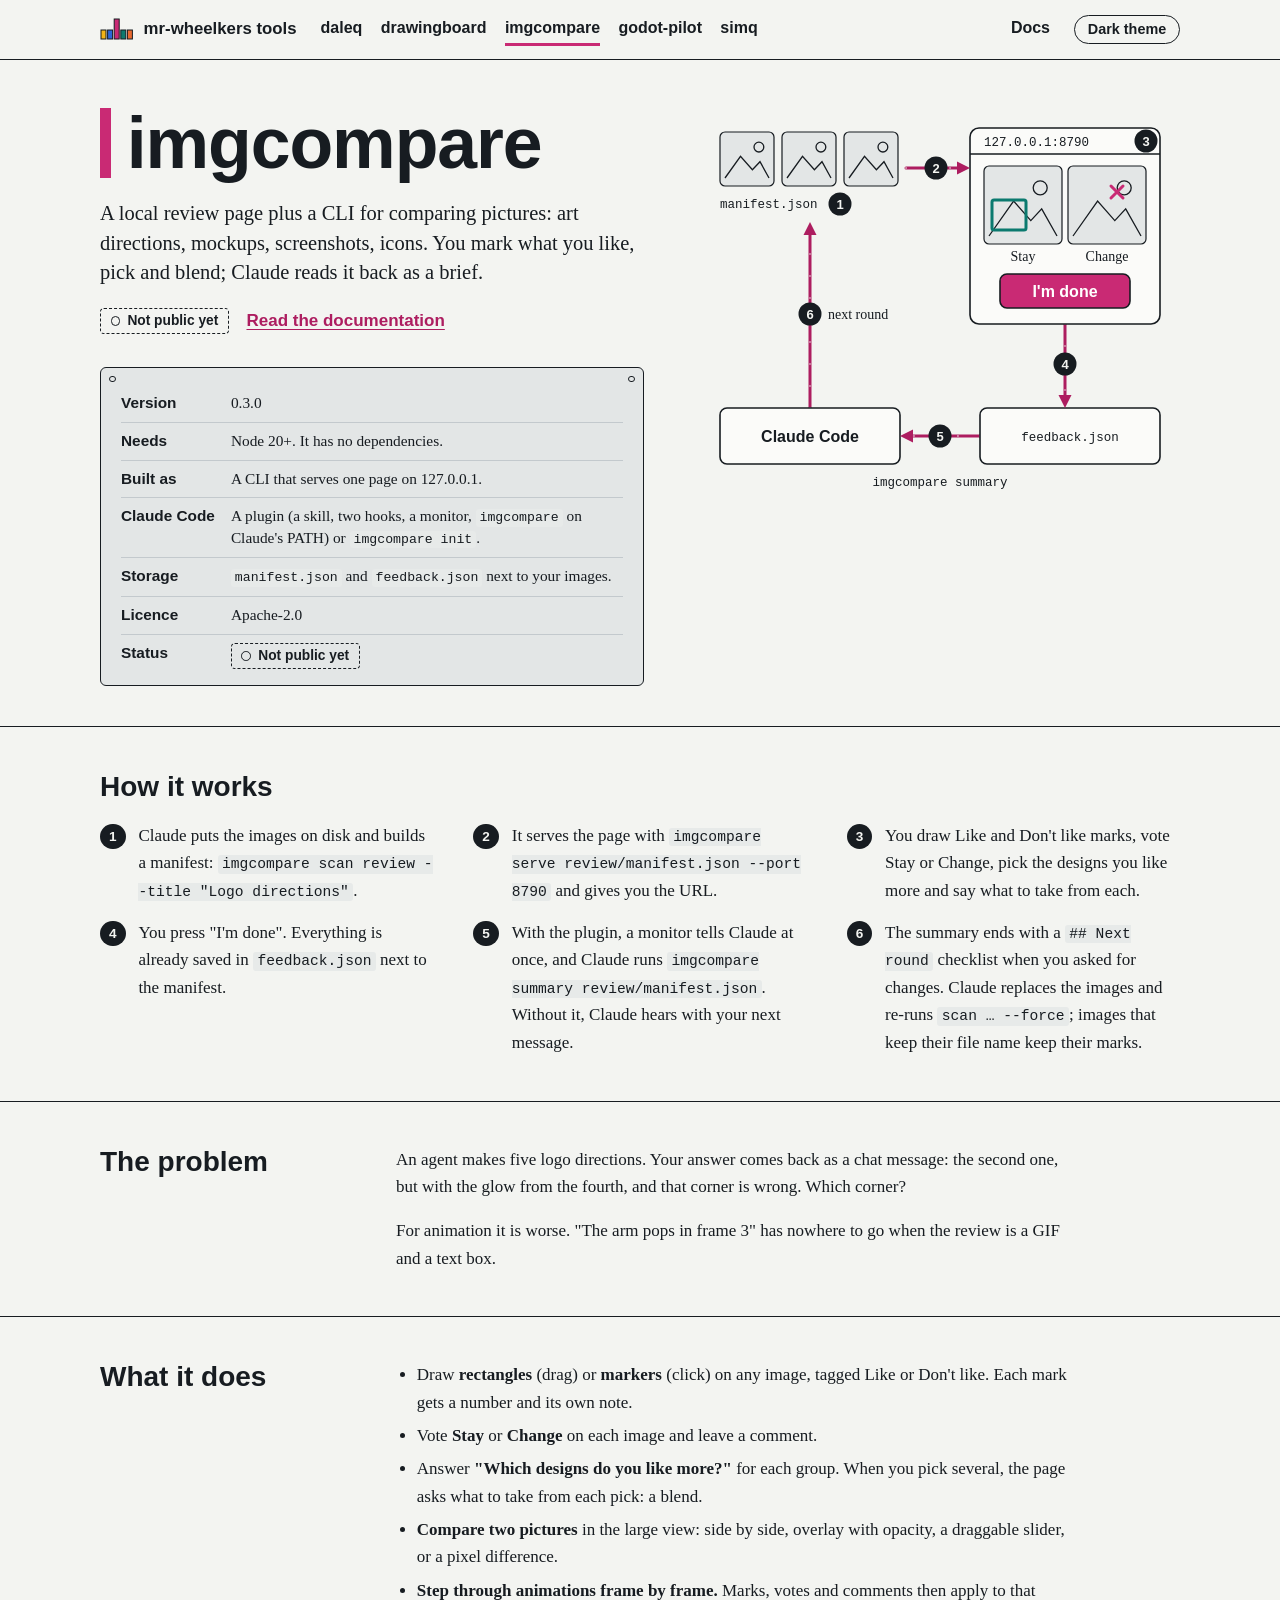
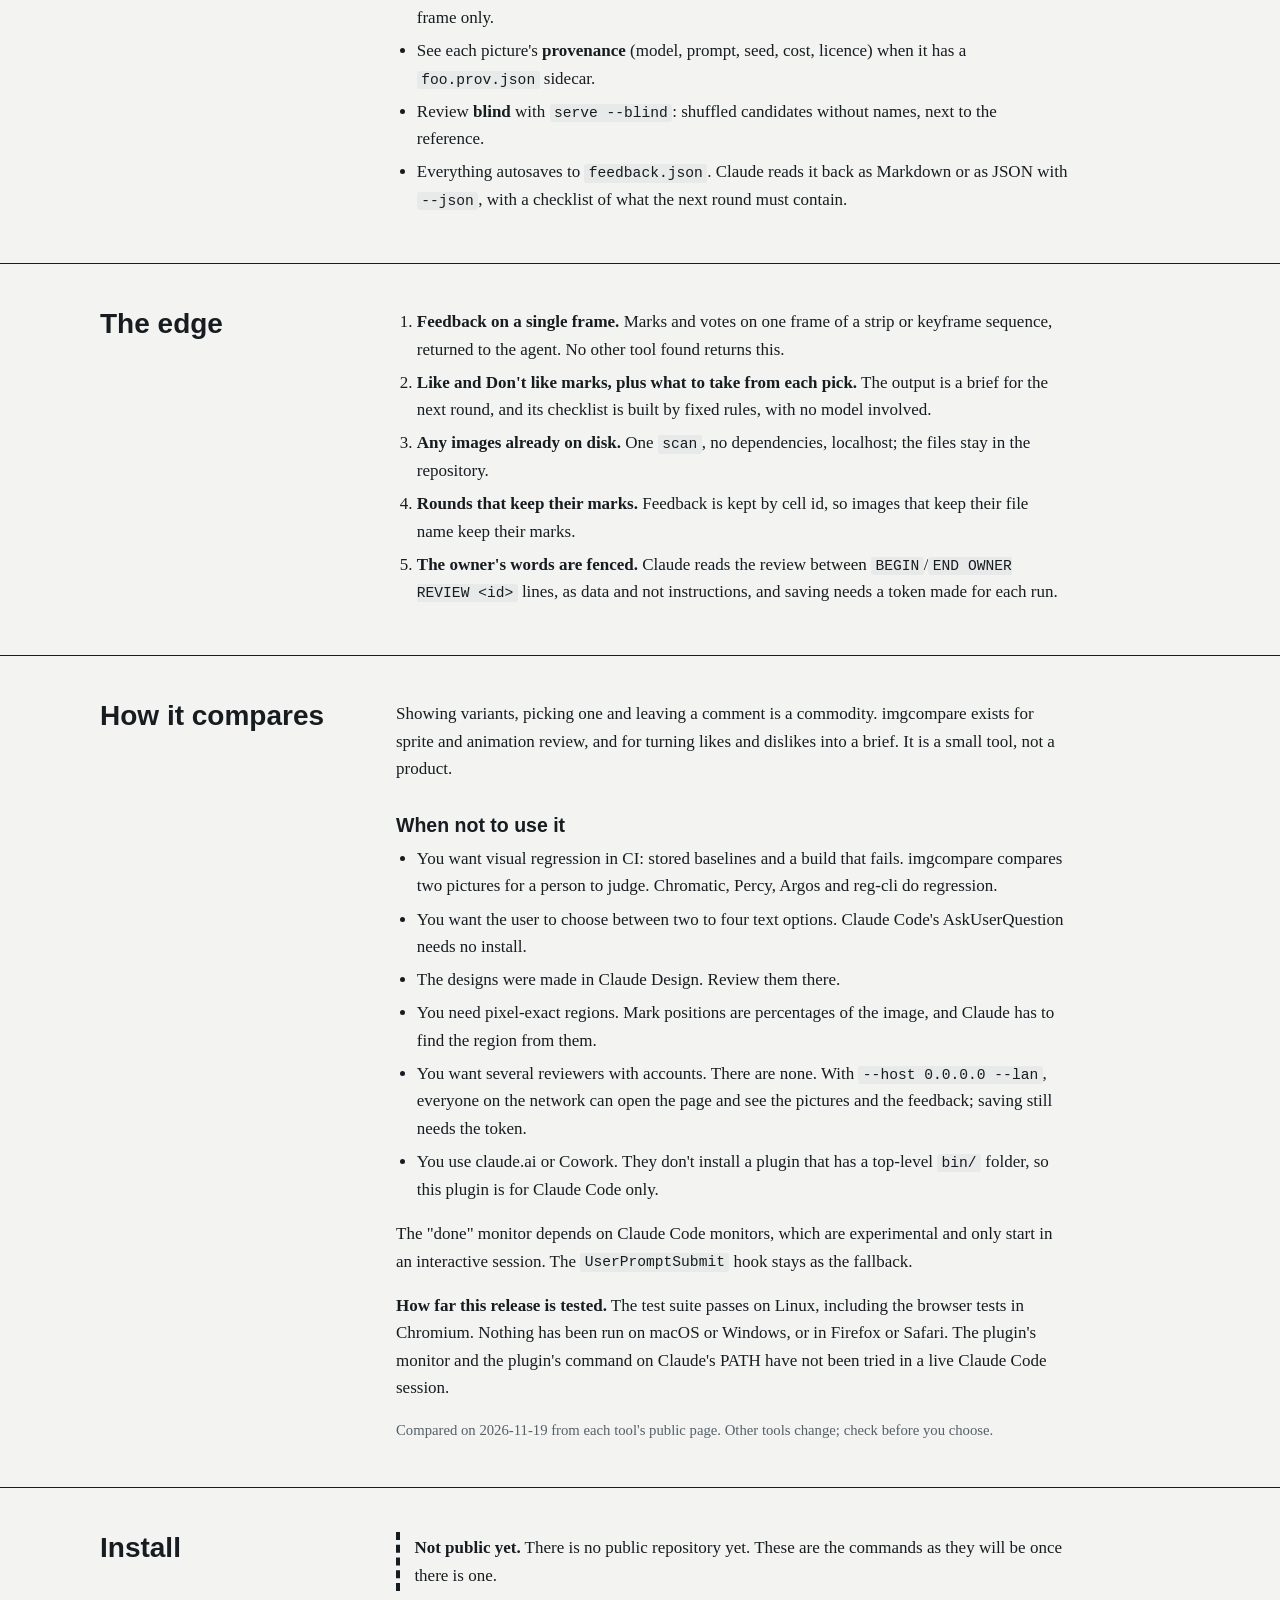
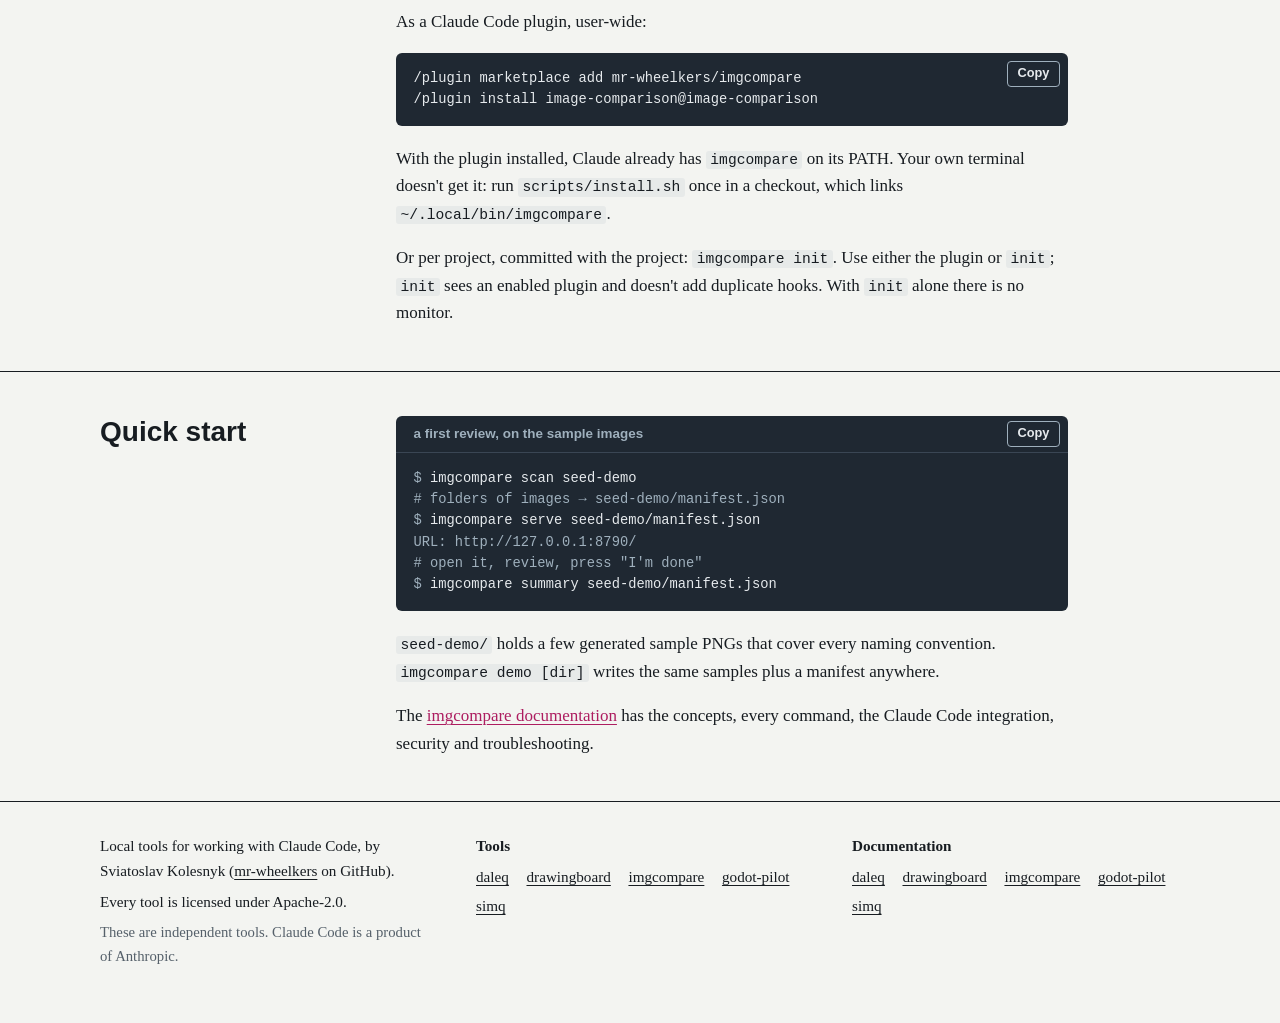
<file: imgcompare/index.html>
<!DOCTYPE html>
<html lang="en">
<head>
  <meta charset="utf-8">
  <meta name="viewport" content="width=device-width, initial-scale=1">
  <title>imgcompare: picture review for Claude Code</title>
  <meta name="description" content="imgcompare is a local review page and CLI: mark what you like on pictures, pick and blend variants, step animations frame by frame, and Claude reads it back as a brief.">
  <meta name="color-scheme" content="light dark">
  <link rel="icon" href="data:image/svg+xml,%3Csvg xmlns='http://www.w3.org/2000/svg' viewBox='0 0 34 34'%3E%3Crect x='1.0' y='5' width='5' height='24' fill='%23F2B416'/%3E%3Crect x='7.6' y='5' width='5' height='24' fill='%232B66D9'/%3E%3Crect x='14.2' y='5' width='5' height='24' fill='%23C92A74'/%3E%3Crect x='20.8' y='5' width='5' height='24' fill='%230B7A6F'/%3E%3Crect x='27.4' y='5' width='5' height='24' fill='%23E8692F'/%3E%3C/svg%3E">
  <link rel="stylesheet" href="../assets/site.css">
  <script>try{var t=localStorage.getItem("theme");if(t==="light"||t==="dark")document.documentElement.setAttribute("data-theme",t)}catch(e){}</script>
</head>
<body data-tool="imgcompare">
  <a class="skip" href="#main">Skip to content</a>
  <header class="site-head">
    <div class="wrap">
      <a class="brand" href="../"><svg class="rack" viewBox="0 0 34 22" aria-hidden="true" focusable="false"><rect x="1.0" y="12" width="5" height="9" fill="#F2B416"/><rect x="7.6" y="12" width="5" height="9" fill="#2B66D9"/><rect x="14.2" y="1" width="5" height="20" fill="#C92A74"/><rect x="20.8" y="12" width="5" height="9" fill="#0B7A6F"/><rect x="27.4" y="12" width="5" height="9" fill="#E8692F"/></svg><span>mr-wheelkers tools</span></a>
      <nav class="site-nav" aria-label="Site">
        <ul>
        <li data-tool="daleq"><a href="../daleq/">daleq</a></li>
        <li data-tool="drawingboard"><a href="../drawingboard/">drawingboard</a></li>
        <li data-tool="imgcompare"><a href="../imgcompare/" aria-current="page">imgcompare</a></li>
        <li data-tool="godot-pilot"><a href="../godot-pilot/">godot-pilot</a></li>
        <li data-tool="simq"><a href="../simq/">simq</a></li>
        <li class="docs-link"><a href="../docs/">Docs</a></li>
        </ul>
      </nav>
      <button class="theme-btn" type="button" hidden>Dark theme</button>
    </div>
  </header>

  <main id="main">
    <section class="hero tool-hero">
      <div class="wrap hero-grid">
        <div class="hero-text">
          <h1>imgcompare</h1>
          <p class="lede">A local review page plus a CLI for comparing pictures: art directions, mockups, screenshots, icons. You mark what you like, pick and blend; Claude reads it back as a brief.</p>
          <p class="status-line"><span class="badge" data-status="imgcompare">Not public yet</span> <a href="../docs/imgcompare/">Read the documentation</a> <a data-repo="imgcompare" href="#" hidden>Source on GitHub</a></p>
        </div>
        <figure class="hero-figure">
    <svg viewBox="0 0 480 392" role="img" aria-labelledby="loop-t loop-d">
      <title id="loop-t">An imgcompare review round</title>
      <desc id="loop-d">Claude Code scans a folder of images into a manifest and serves a review page on 127.0.0.1. You mark, vote and pick, then press I&#x27;m done. The feedback is saved next to the manifest. Claude Code reads it back as a summary and starts the next round.</desc>
      <path class="d-flow" d="M206.0 60.0 L263.0 60.0"/>
      <path class="d-pulse" d="M206.0 60.0 L263.0 60.0"/>
      <path class="d-flow" d="M365.0 216.0 L365.0 293.0"/>
      <path class="d-pulse" d="M365.0 216.0 L365.0 293.0"/>
      <path class="d-flow" d="M280.0 328.0 L207.0 328.0"/>
      <path class="d-pulse" d="M280.0 328.0 L207.0 328.0"/>
      <path class="d-flow" d="M110.0 300.0 L110.0 121.0"/>
      <path class="d-pulse" d="M110.0 300.0 L110.0 121.0"/>
      <rect class="d-soft" x="20" y="24" width="54" height="54" rx="5"/>
      <path class="d-line" d="M25 70 L40.5 48.3 L52.4 61.8 L60.0 53.7 L69 70"/>
      <circle class="d-line" cx="58.9" cy="39.1" r="4.9"/>
      <rect class="d-soft" x="82" y="24" width="54" height="54" rx="5"/>
      <path class="d-line" d="M87 70 L102.5 48.3 L114.4 61.8 L122.0 53.7 L131 70"/>
      <circle class="d-line" cx="120.9" cy="39.1" r="4.9"/>
      <rect class="d-soft" x="144" y="24" width="54" height="54" rx="5"/>
      <path class="d-line" d="M149 70 L164.5 48.3 L176.4 61.8 L184.0 53.7 L193 70"/>
      <circle class="d-line" cx="182.9" cy="39.1" r="4.9"/>
      <text class="d-m" x="20" y="100" text-anchor="start">manifest.json</text>
      <rect class="d-plate" x="270" y="20" width="190" height="196" rx="9"/>
      <path class="d-line" d="M270 46 H460"/>
      <text class="d-m" x="284" y="38" text-anchor="start">127.0.0.1:8790</text>
      <rect class="d-soft" x="284" y="58" width="78" height="78" rx="5"/>
      <path class="d-line" d="M289 128 L313.6 93.1 L330.8 112.6 L341.7 100.9 L357 128"/>
      <circle class="d-line" cx="340.2" cy="79.8" r="7.0"/>
      <rect class="d-soft" x="368" y="58" width="78" height="78" rx="5"/>
      <path class="d-line" d="M373 128 L397.6 93.1 L414.8 112.6 L425.7 100.9 L441 128"/>
      <circle class="d-line" cx="424.2" cy="79.8" r="7.0"/>
      <rect class="d-ok" x="292" y="92" width="34" height="30" rx="2"/>
      <path class="d-no" d="M411 78 l12 12 m0 -12 l-12 12"/>
      <text class="d-s" x="323" y="153" text-anchor="middle">Stay</text>
      <text class="d-s" x="407" y="153" text-anchor="middle">Change</text>
      <g data-tool="imgcompare">
      <rect class="d-fill" x="300" y="166" width="130" height="34" rx="7"/>
      <text class="d-t is-on" x="365.0" y="188.5" text-anchor="middle">I&#x27;m done</text>
      </g>
      <rect class="d-plate" x="280" y="300" width="180" height="56" rx="7"/>
      <text class="d-m" x="370" y="333" text-anchor="middle">feedback.json</text>
      <rect class="d-plate" x="20" y="300" width="180" height="56" rx="7"/>
      <text class="d-t" x="110.0" y="333.5" text-anchor="middle">Claude Code</text>
      <text class="d-m" x="240" y="378" text-anchor="middle">imgcompare summary</text>
      <text class="d-s" x="128" y="211" text-anchor="start">next round</text>
      <path class="d-head" d="M270.0 60.0 L257.0 66.5 L257.0 53.5 Z"/>
      <path class="d-head" d="M365.0 300.0 L358.5 287.0 L371.5 287.0 Z"/>
      <path class="d-head" d="M200.0 328.0 L213.0 321.5 L213.0 334.5 Z"/>
      <path class="d-head" d="M110.0 114.0 L116.5 127.0 L103.5 127.0 Z"/>
      <g class="d-num"><circle cx="140" cy="96" r="11.5"/><text x="140" y="100.6" text-anchor="middle">1</text></g>
      <g class="d-num"><circle cx="236" cy="60" r="11.5"/><text x="236" y="64.6" text-anchor="middle">2</text></g>
      <g class="d-num"><circle cx="446" cy="33" r="11.5"/><text x="446" y="37.6" text-anchor="middle">3</text></g>
      <g class="d-num"><circle cx="365" cy="256" r="11.5"/><text x="365" y="260.6" text-anchor="middle">4</text></g>
      <g class="d-num"><circle cx="240" cy="328" r="11.5"/><text x="240" y="332.6" text-anchor="middle">5</text></g>
      <g class="d-num"><circle cx="110" cy="206" r="11.5"/><text x="110" y="210.6" text-anchor="middle">6</text></g>
    </svg>
        </figure>
        <aside class="plate" aria-label="Facts about imgcompare">
          <dl>
            <dt>Version</dt><dd>0.3.0</dd>
            <dt>Needs</dt><dd>Node 20+. It has no dependencies.</dd>
            <dt>Built as</dt><dd>A CLI that serves one page on 127.0.0.1.</dd>
            <dt>Claude Code</dt><dd>A plugin (a skill, two hooks, a monitor, <code>imgcompare</code> on Claude's PATH) or <code>imgcompare init</code>.</dd>
            <dt>Storage</dt><dd><code>manifest.json</code> and <code>feedback.json</code> next to your images.</dd>
            <dt>Licence</dt><dd>Apache-2.0</dd>
            <dt>Status</dt><dd><span class="badge" data-status="imgcompare">Not public yet</span></dd>
          </dl>
        </aside>
      </div>
    </section>

    <section class="band" aria-labelledby="how">
      <div class="wrap">
        <h2 id="how">How it works</h2>
        <ol class="steps">
          <li>Claude puts the images on disk and builds a manifest: <code>imgcompare scan review --title "Logo directions"</code>.</li>
          <li>It serves the page with <code>imgcompare serve review/manifest.json --port 8790</code> and gives you the URL.</li>
          <li>You draw Like and Don't like marks, vote Stay or Change, pick the designs you like more and say what to take from each.</li>
          <li>You press "I'm done". Everything is already saved in <code>feedback.json</code> next to the manifest.</li>
          <li>With the plugin, a monitor tells Claude at once, and Claude runs <code>imgcompare summary review/manifest.json</code>. Without it, Claude hears with your next message.</li>
          <li>The summary ends with a <code>## Next round</code> checklist when you asked for changes. Claude replaces the images and re-runs <code>scan … --force</code>; images that keep their file name keep their marks.</li>
        </ol>
      </div>
    </section>

    <section class="band" aria-labelledby="problem">
      <div class="wrap split">
        <h2 id="problem">The problem</h2>
        <div class="prose">
          <p>An agent makes five logo directions. Your answer comes back as a chat message: the second one, but with the glow from the fourth, and that corner is wrong. Which corner?</p>
          <p>For animation it is worse. "The arm pops in frame 3" has nowhere to go when the review is a GIF and a text box.</p>
        </div>
      </div>
    </section>

    <section class="band" aria-labelledby="does">
      <div class="wrap split">
        <h2 id="does">What it does</h2>
        <div class="prose">
          <ul>
            <li>Draw <strong>rectangles</strong> (drag) or <strong>markers</strong> (click) on any image, tagged Like or Don't like. Each mark gets a number and its own note.</li>
            <li>Vote <strong>Stay</strong> or <strong>Change</strong> on each image and leave a comment.</li>
            <li>Answer <strong>"Which designs do you like more?"</strong> for each group. When you pick several, the page asks what to take from each pick: a blend.</li>
            <li><strong>Compare two pictures</strong> in the large view: side by side, overlay with opacity, a draggable slider, or a pixel difference.</li>
            <li><strong>Step through animations frame by frame.</strong> Marks, votes and comments then apply to that frame only.</li>
            <li>See each picture's <strong>provenance</strong> (model, prompt, seed, cost, licence) when it has a <code>foo.prov.json</code> sidecar.</li>
            <li>Review <strong>blind</strong> with <code>serve --blind</code>: shuffled candidates without names, next to the reference.</li>
            <li>Everything autosaves to <code>feedback.json</code>. Claude reads it back as Markdown or as JSON with <code>--json</code>, with a checklist of what the next round must contain.</li>
          </ul>
        </div>
      </div>
    </section>

    <section class="band" aria-labelledby="edge">
      <div class="wrap split">
        <h2 id="edge">The edge</h2>
        <div class="prose">
          <ol>
            <li><strong>Feedback on a single frame.</strong> Marks and votes on one frame of a strip or keyframe sequence, returned to the agent. No other tool found returns this.</li>
            <li><strong>Like and Don't like marks, plus what to take from each pick.</strong> The output is a brief for the next round, and its checklist is built by fixed rules, with no model involved.</li>
            <li><strong>Any images already on disk.</strong> One <code>scan</code>, no dependencies, localhost; the files stay in the repository.</li>
            <li><strong>Rounds that keep their marks.</strong> Feedback is kept by cell id, so images that keep their file name keep their marks.</li>
            <li><strong>The owner's words are fenced.</strong> Claude reads the review between <code>BEGIN</code>/<code>END OWNER REVIEW &lt;id&gt;</code> lines, as data and not instructions, and saving needs a token made for each run.</li>
          </ol>
        </div>
      </div>
    </section>

    <section class="band" aria-labelledby="compare">
      <div class="wrap split">
        <h2 id="compare">How it compares</h2>
        <div class="prose">
          <p>Showing variants, picking one and leaving a comment is a commodity. imgcompare exists for sprite and animation review, and for turning likes and dislikes into a brief. It is a small tool, not a product.</p>
          <h3>When not to use it</h3>
          <ul>
            <li>You want visual regression in CI: stored baselines and a build that fails. imgcompare compares two pictures for a person to judge. Chromatic, Percy, Argos and reg-cli do regression.</li>
            <li>You want the user to choose between two to four text options. Claude Code's AskUserQuestion needs no install.</li>
            <li>The designs were made in Claude Design. Review them there.</li>
            <li>You need pixel-exact regions. Mark positions are percentages of the image, and Claude has to find the region from them.</li>
            <li>You want several reviewers with accounts. There are none. With <code>--host 0.0.0.0 --lan</code>, everyone on the network can open the page and see the pictures and the feedback; saving still needs the token.</li>
            <li>You use claude.ai or Cowork. They don't install a plugin that has a top-level <code>bin/</code> folder, so this plugin is for Claude Code only.</li>
          </ul>
          <p>The "done" monitor depends on Claude Code monitors, which are experimental and only start in an interactive session. The <code>UserPromptSubmit</code> hook stays as the fallback.</p>
          <p><strong>How far this release is tested.</strong> The test suite passes on Linux, including the browser tests in Chromium. Nothing has been run on macOS or Windows, or in Firefox or Safari. The plugin's monitor and the plugin's command on Claude's PATH have not been tried in a live Claude Code session.</p>
          <p class="small">Compared on 2026-11-19 from each tool's public page. Other tools change; check before you choose.</p>
        </div>
      </div>
    </section>

    <section class="band" aria-labelledby="install">
      <div class="wrap split">
        <h2 id="install">Install</h2>
        <div class="prose">
          <p class="private-note" data-private="imgcompare"><strong>Not public yet.</strong> There is no public repository yet. These are the commands as they will be once there is one.</p>
          <p>As a Claude Code plugin, user-wide:</p>
          <div class="cmd"><pre><code>/plugin marketplace add mr-wheelkers/imgcompare
/plugin install image-comparison@image-comparison</code></pre></div>
          <p>With the plugin installed, Claude already has <code>imgcompare</code> on its PATH. Your own terminal doesn't get it: run <code>scripts/install.sh</code> once in a checkout, which links <code>~/.local/bin/imgcompare</code>.</p>
          <p>Or per project, committed with the project: <code>imgcompare init</code>. Use either the plugin or <code>init</code>; <code>init</code> sees an enabled plugin and doesn't add duplicate hooks. With <code>init</code> alone there is no monitor.</p>
        </div>
      </div>
    </section>

    <section class="band" aria-labelledby="quick-start">
      <div class="wrap split">
        <h2 id="quick-start">Quick start</h2>
        <div class="prose">
          <figure class="term">
            <figcaption class="bar"><span>a first review, on the sample images</span></figcaption>
            <pre><code><span class="c">imgcompare scan seed-demo</span>
<span class="k"># folders of images → seed-demo/manifest.json</span>
<span class="c">imgcompare serve seed-demo/manifest.json</span>
<span class="o">URL: http://127.0.0.1:8790/</span>
<span class="k"># open it, review, press "I'm done"</span>
<span class="c">imgcompare summary seed-demo/manifest.json</span></code></pre>
          </figure>
          <p><code>seed-demo/</code> holds a few generated sample PNGs that cover every naming convention. <code>imgcompare demo [dir]</code> writes the same samples plus a manifest anywhere.</p>
          <p>The <a href="../docs/imgcompare/">imgcompare documentation</a> has the concepts, every command, the Claude Code integration, security and troubleshooting.</p>
        </div>
      </div>
    </section>
  </main>

  <footer class="site-foot">
    <div class="wrap">
      <div>
        <p>Local tools for working with Claude Code, by Sviatoslav Kolesnyk (<a href="https://github.com/mr-wheelkers">mr-wheelkers</a> on GitHub).</p>
        <p>Every tool is licensed under Apache-2.0.</p>
        <p class="small">These are independent tools. Claude Code is a product of Anthropic.</p>
      </div>
      <nav aria-label="Tools">
        <p><strong>Tools</strong></p>
        <ul><li><a href="../daleq/">daleq</a></li><li><a href="../drawingboard/">drawingboard</a></li><li><a href="../imgcompare/">imgcompare</a></li><li><a href="../godot-pilot/">godot-pilot</a></li><li><a href="../simq/">simq</a></li></ul>
      </nav>
      <nav aria-label="Documentation">
        <p><strong>Documentation</strong></p>
        <ul><li><a href="../docs/daleq/">daleq</a></li><li><a href="../docs/drawingboard/">drawingboard</a></li><li><a href="../docs/imgcompare/">imgcompare</a></li><li><a href="../docs/godot-pilot/">godot-pilot</a></li><li><a href="../docs/simq/">simq</a></li></ul>
      </nav>
    </div>
  </footer>
  <script src="../assets/tools.js"></script>
  <script src="../assets/site.js"></script>
</body>
</html>
</file>
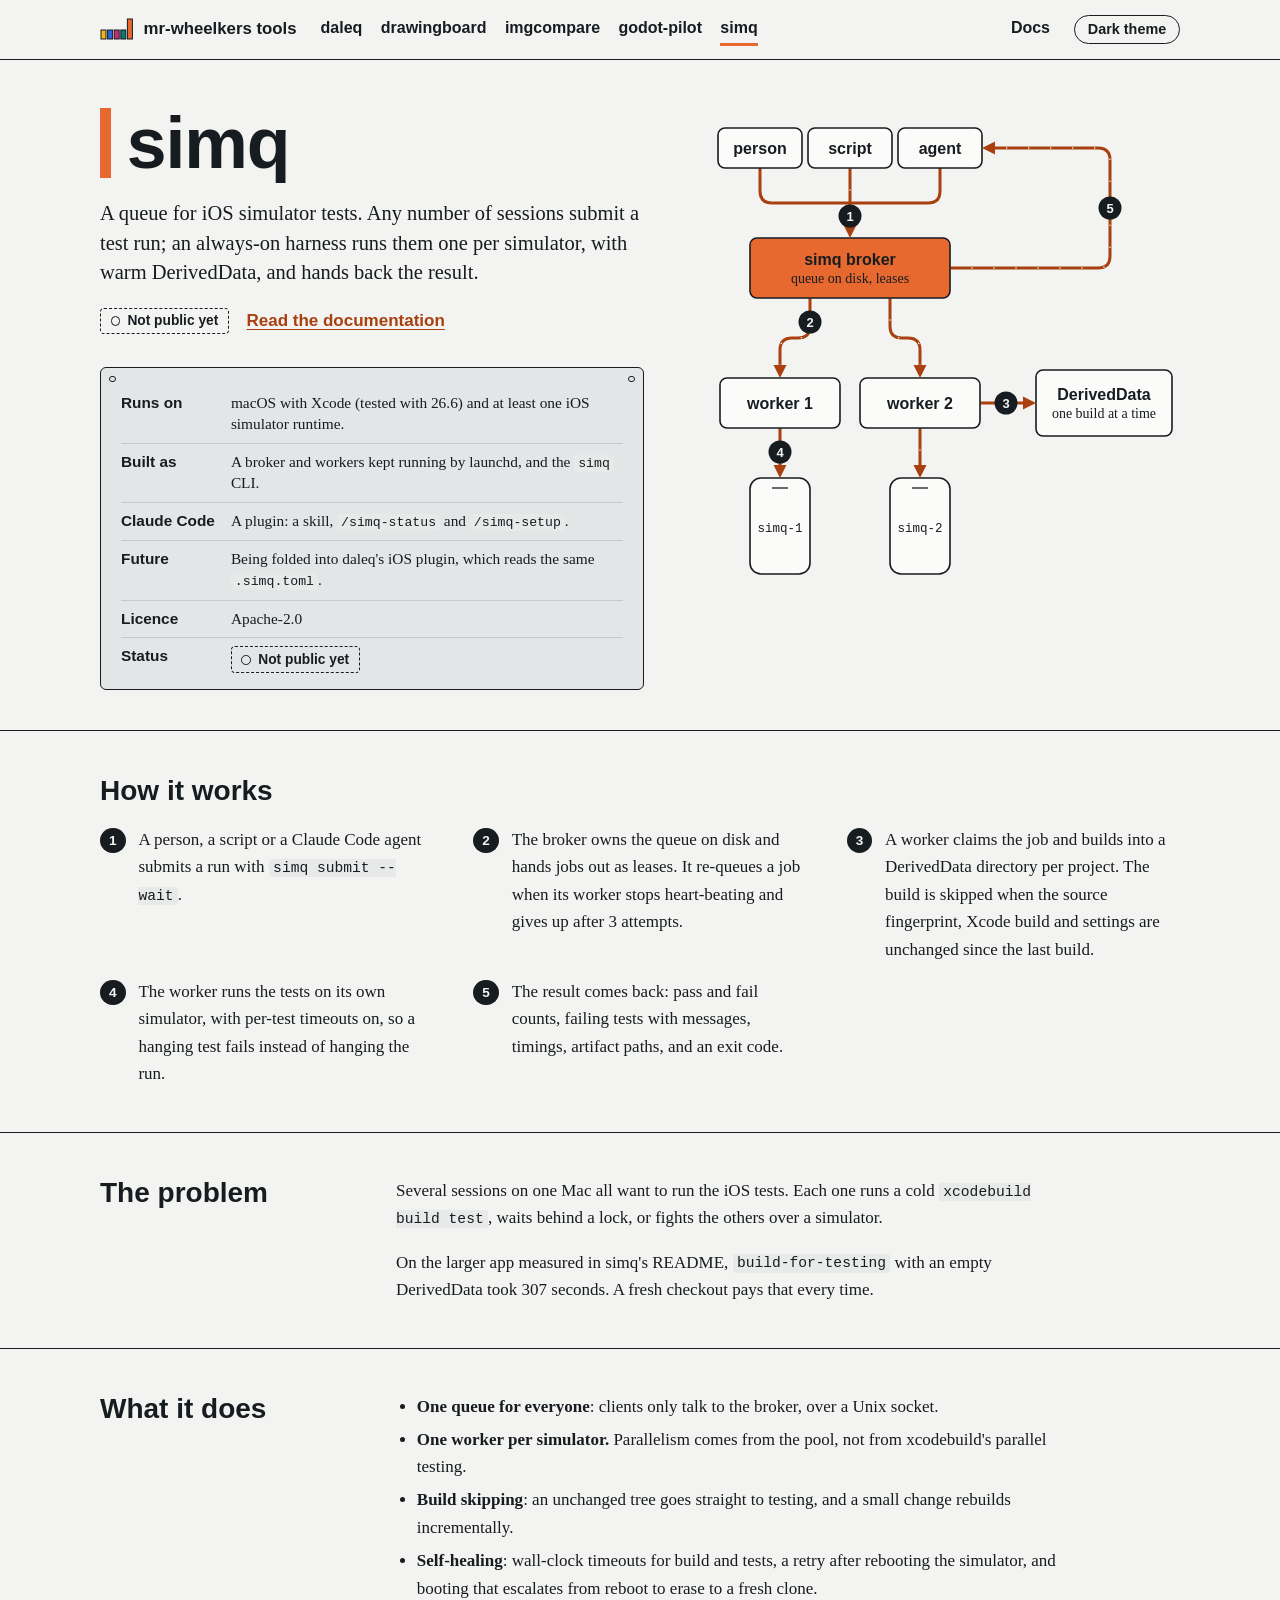
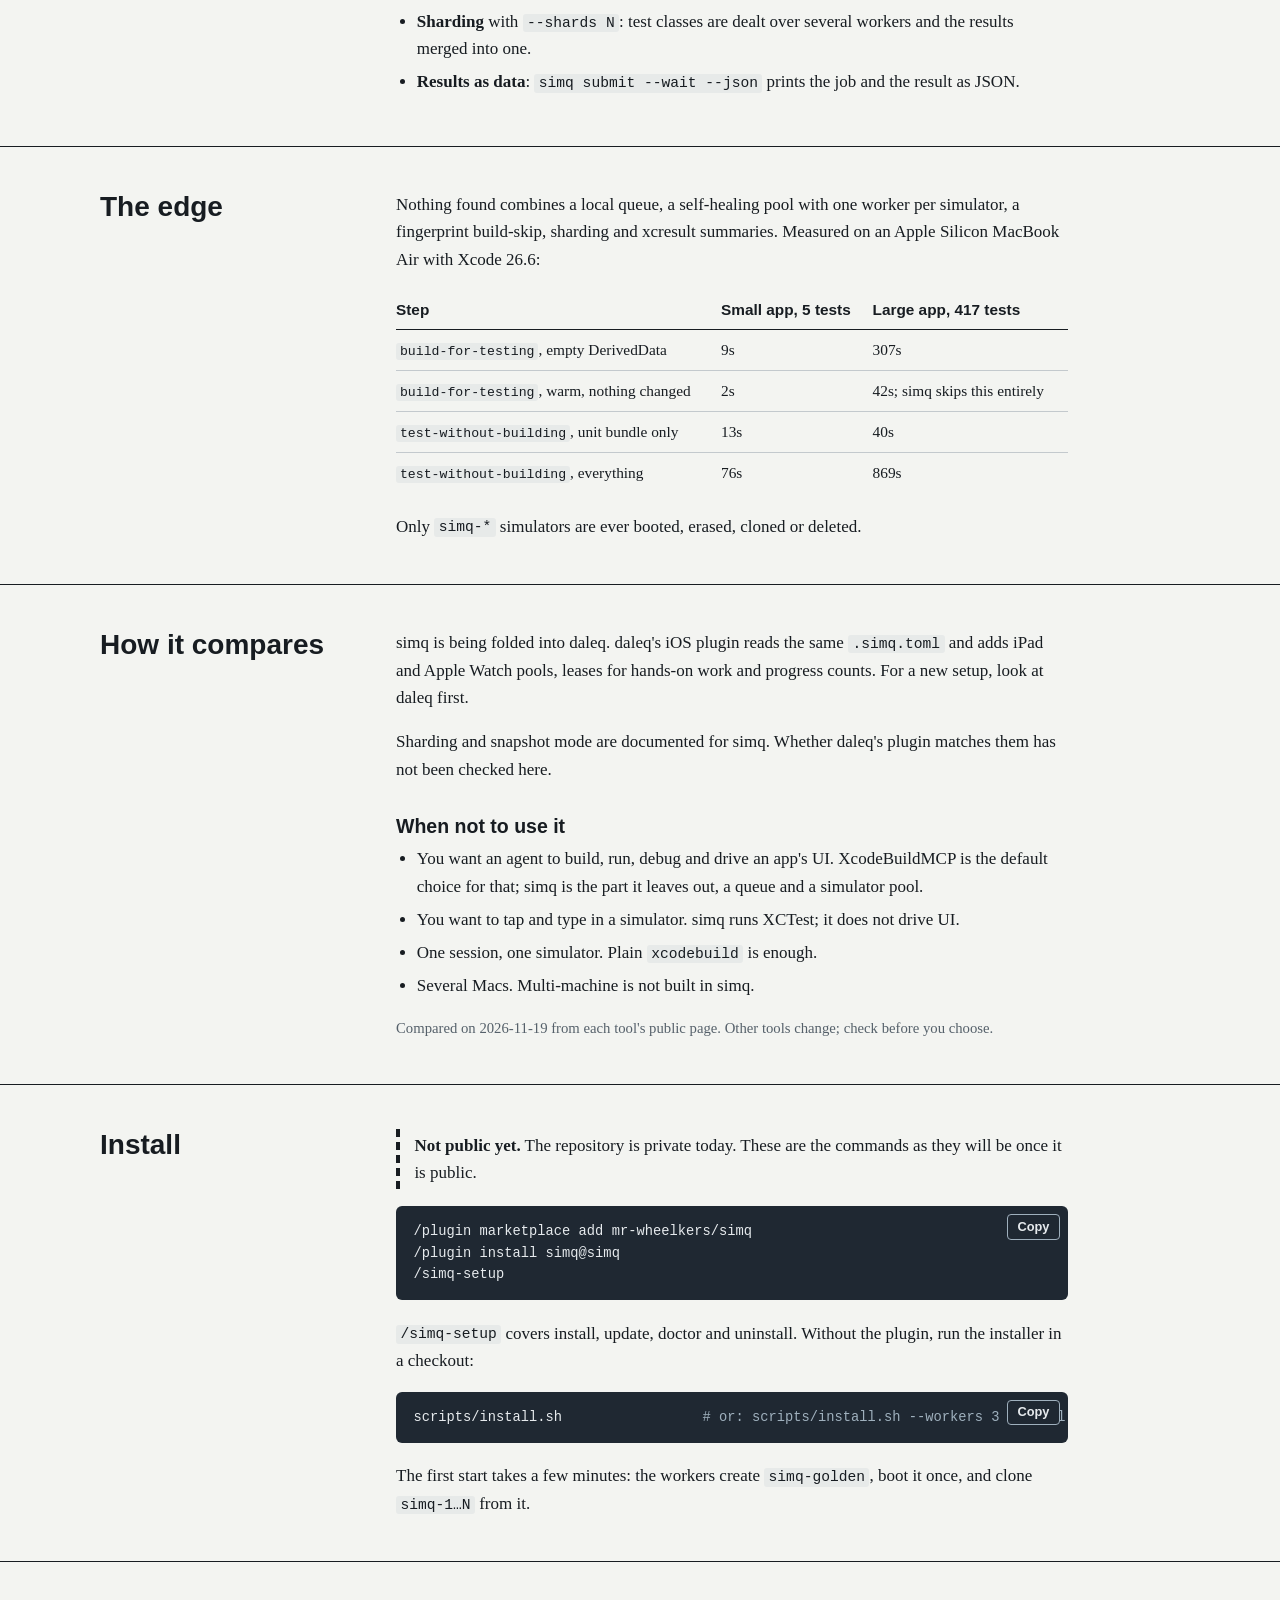
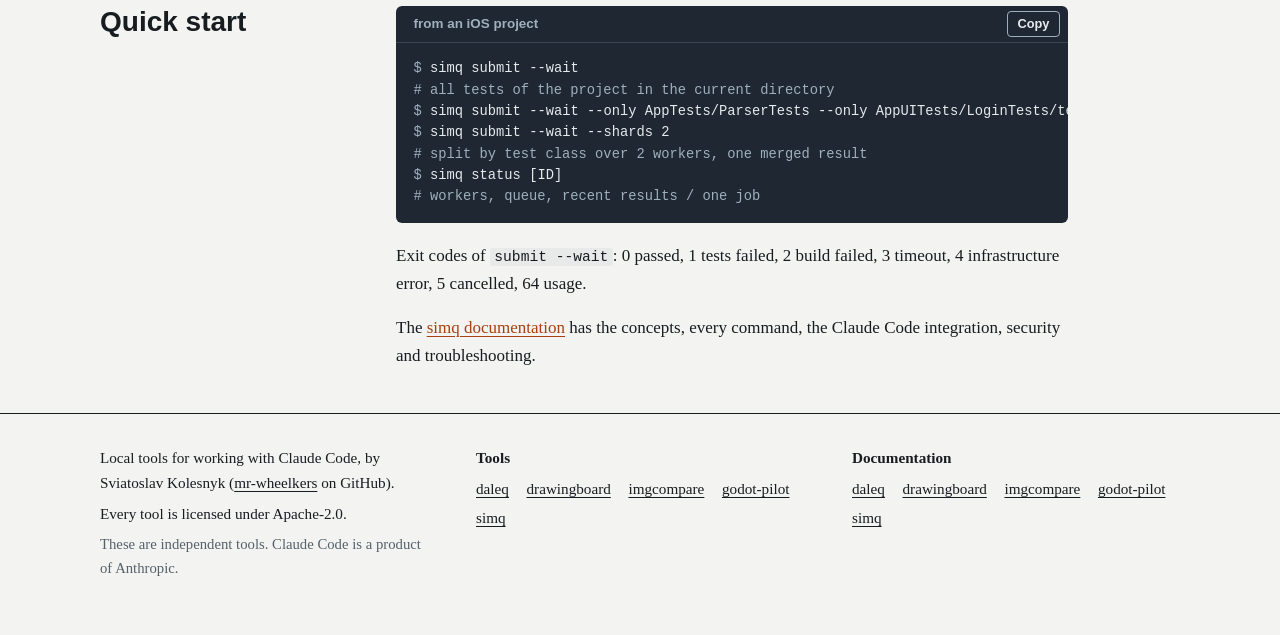
<file: simq/index.html>
<!DOCTYPE html>
<html lang="en">
<head>
  <meta charset="utf-8">
  <meta name="viewport" content="width=device-width, initial-scale=1">
  <title>simq: a queue for iOS simulator tests</title>
  <meta name="description" content="simq queues iOS simulator test runs from any number of sessions and runs them one per simulator with warm DerivedData. It is being folded into daleq&#x27;s iOS plugin.">
  <meta name="color-scheme" content="light dark">
  <link rel="icon" href="data:image/svg+xml,%3Csvg xmlns='http://www.w3.org/2000/svg' viewBox='0 0 34 34'%3E%3Crect x='1.0' y='5' width='5' height='24' fill='%23F2B416'/%3E%3Crect x='7.6' y='5' width='5' height='24' fill='%232B66D9'/%3E%3Crect x='14.2' y='5' width='5' height='24' fill='%23C92A74'/%3E%3Crect x='20.8' y='5' width='5' height='24' fill='%230B7A6F'/%3E%3Crect x='27.4' y='5' width='5' height='24' fill='%23E8692F'/%3E%3C/svg%3E">
  <link rel="stylesheet" href="../assets/site.css">
  <script>try{var t=localStorage.getItem("theme");if(t==="light"||t==="dark")document.documentElement.setAttribute("data-theme",t)}catch(e){}</script>
</head>
<body data-tool="simq">
  <a class="skip" href="#main">Skip to content</a>
  <header class="site-head">
    <div class="wrap">
      <a class="brand" href="../"><svg class="rack" viewBox="0 0 34 22" aria-hidden="true" focusable="false"><rect x="1.0" y="12" width="5" height="9" fill="#F2B416"/><rect x="7.6" y="12" width="5" height="9" fill="#2B66D9"/><rect x="14.2" y="12" width="5" height="9" fill="#C92A74"/><rect x="20.8" y="12" width="5" height="9" fill="#0B7A6F"/><rect x="27.4" y="1" width="5" height="20" fill="#E8692F"/></svg><span>mr-wheelkers tools</span></a>
      <nav class="site-nav" aria-label="Site">
        <ul>
        <li data-tool="daleq"><a href="../daleq/">daleq</a></li>
        <li data-tool="drawingboard"><a href="../drawingboard/">drawingboard</a></li>
        <li data-tool="imgcompare"><a href="../imgcompare/">imgcompare</a></li>
        <li data-tool="godot-pilot"><a href="../godot-pilot/">godot-pilot</a></li>
        <li data-tool="simq"><a href="../simq/" aria-current="page">simq</a></li>
        <li class="docs-link"><a href="../docs/">Docs</a></li>
        </ul>
      </nav>
      <button class="theme-btn" type="button" hidden>Dark theme</button>
    </div>
  </header>

  <main id="main">
    <section class="hero tool-hero">
      <div class="wrap hero-grid">
        <div class="hero-text">
          <h1>simq</h1>
          <p class="lede">A queue for iOS simulator tests. Any number of sessions submit a test run; an always-on harness runs them one per simulator, with warm DerivedData, and hands back the result.</p>
          <p class="status-line"><span class="badge" data-status="simq">Not public yet</span> <a href="../docs/simq/">Read the documentation</a> <a data-repo="simq" href="#" hidden>Source on GitHub</a></p>
        </div>
        <figure class="hero-figure">
    <svg viewBox="0 0 480 478" role="img" aria-labelledby="loop-t loop-d">
      <title id="loop-t">How simq runs a test job</title>
      <desc id="loop-d">People, scripts and agents submit test runs to the simq broker, which keeps the queue on disk and hands jobs out as leases. One worker per simulator claims a job, builds into shared per-project DerivedData only when the source changed, runs the tests on its own simulator and reports the result back.</desc>
      <path class="d-flow" d="M60.0 60.0 L60.0 83.0 Q60.0 95.0 72.0 95.0 L150.0 95.0"/>
      <path class="d-flow" d="M240.0 60.0 L240.0 83.0 Q240.0 95.0 228.0 95.0 L150.0 95.0"/>
      <path class="d-flow" d="M150.0 60.0 L150.0 123.0"/>
      <path class="d-pulse" d="M150.0 60.0 L150.0 123.0"/>
      <path class="d-flow" d="M110.0 190.0 L110.0 218.0 Q110.0 230.0 98.0 230.0 L92.0 230.0 Q80.0 230.0 80.0 242.0 L80.0 263.0"/>
      <path class="d-pulse" d="M110.0 190.0 L110.0 218.0 Q110.0 230.0 98.0 230.0 L92.0 230.0 Q80.0 230.0 80.0 242.0 L80.0 263.0"/>
      <path class="d-flow" d="M190.0 190.0 L190.0 218.0 Q190.0 230.0 202.0 230.0 L208.0 230.0 Q220.0 230.0 220.0 242.0 L220.0 263.0"/>
      <path class="d-pulse" d="M190.0 190.0 L190.0 218.0 Q190.0 230.0 202.0 230.0 L208.0 230.0 Q220.0 230.0 220.0 242.0 L220.0 263.0"/>
      <path class="d-flow" d="M280.0 295.0 L329.0 295.0"/>
      <path class="d-pulse" d="M280.0 295.0 L329.0 295.0"/>
      <path class="d-flow" d="M80.0 320.0 L80.0 363.0"/>
      <path class="d-pulse" d="M80.0 320.0 L80.0 363.0"/>
      <path class="d-flow" d="M220.0 320.0 L220.0 363.0"/>
      <path class="d-pulse" d="M220.0 320.0 L220.0 363.0"/>
      <path class="d-flow" d="M250.0 160.0 L398.0 160.0 Q410.0 160.0 410.0 148.0 L410.0 52.0 Q410.0 40.0 398.0 40.0 L289.0 40.0"/>
      <path class="d-pulse" d="M250.0 160.0 L398.0 160.0 Q410.0 160.0 410.0 148.0 L410.0 52.0 Q410.0 40.0 398.0 40.0 L289.0 40.0"/>
      <rect class="d-plate" x="18" y="20" width="84" height="40" rx="7"/>
      <text class="d-t" x="60.0" y="45.5" text-anchor="middle">person</text>
      <rect class="d-plate" x="108" y="20" width="84" height="40" rx="7"/>
      <text class="d-t" x="150.0" y="45.5" text-anchor="middle">script</text>
      <rect class="d-plate" x="198" y="20" width="84" height="40" rx="7"/>
      <text class="d-t" x="240.0" y="45.5" text-anchor="middle">agent</text>
      <rect class="d-fill" x="50" y="130" width="200" height="60" rx="7"/>
      <text class="d-t is-on" x="150.0" y="157.0" text-anchor="middle">simq broker</text>
      <text class="d-s is-on" x="150.0" y="175.0" text-anchor="middle">queue on disk, leases</text>
      <rect class="d-plate" x="20" y="270" width="120" height="50" rx="7"/>
      <text class="d-t" x="80.0" y="300.5" text-anchor="middle">worker 1</text>
      <rect class="d-plate" x="160" y="270" width="120" height="50" rx="7"/>
      <text class="d-t" x="220.0" y="300.5" text-anchor="middle">worker 2</text>
      <rect class="d-plate" x="336" y="262" width="136" height="66" rx="7"/>
      <text class="d-t" x="404.0" y="292.0" text-anchor="middle">DerivedData</text>
      <text class="d-s" x="404.0" y="310.0" text-anchor="middle">one build at a time</text>
      <rect class="d-plate" x="50" y="370" width="60" height="96" rx="11"/>
      <path class="d-line" d="M72 380 h16"/>
      <text class="d-m" x="80" y="424" text-anchor="middle">simq-1</text>
      <rect class="d-plate" x="190" y="370" width="60" height="96" rx="11"/>
      <path class="d-line" d="M212 380 h16"/>
      <text class="d-m" x="220" y="424" text-anchor="middle">simq-2</text>
      <path class="d-head" d="M150.0 130.0 L143.5 117.0 L156.5 117.0 Z"/>
      <path class="d-head" d="M80.0 270.0 L73.5 257.0 L86.5 257.0 Z"/>
      <path class="d-head" d="M220.0 270.0 L213.5 257.0 L226.5 257.0 Z"/>
      <path class="d-head" d="M336.0 295.0 L323.0 301.5 L323.0 288.5 Z"/>
      <path class="d-head" d="M80.0 370.0 L73.5 357.0 L86.5 357.0 Z"/>
      <path class="d-head" d="M220.0 370.0 L213.5 357.0 L226.5 357.0 Z"/>
      <path class="d-head" d="M282.0 40.0 L295.0 33.5 L295.0 46.5 Z"/>
      <g class="d-num"><circle cx="150" cy="108" r="11.5"/><text x="150" y="112.6" text-anchor="middle">1</text></g>
      <g class="d-num"><circle cx="110" cy="214" r="11.5"/><text x="110" y="218.6" text-anchor="middle">2</text></g>
      <g class="d-num"><circle cx="306" cy="295" r="11.5"/><text x="306" y="299.6" text-anchor="middle">3</text></g>
      <g class="d-num"><circle cx="80" cy="344" r="11.5"/><text x="80" y="348.6" text-anchor="middle">4</text></g>
      <g class="d-num"><circle cx="410" cy="100" r="11.5"/><text x="410" y="104.6" text-anchor="middle">5</text></g>
    </svg>
        </figure>
        <aside class="plate" aria-label="Facts about simq">
          <dl>
            <dt>Runs on</dt><dd>macOS with Xcode (tested with 26.6) and at least one iOS simulator runtime.</dd>
            <dt>Built as</dt><dd>A broker and workers kept running by launchd, and the <code>simq</code> CLI.</dd>
            <dt>Claude Code</dt><dd>A plugin: a skill, <code>/simq-status</code> and <code>/simq-setup</code>.</dd>
            <dt>Future</dt><dd>Being folded into daleq's iOS plugin, which reads the same <code>.simq.toml</code>.</dd>
            <dt>Licence</dt><dd>Apache-2.0</dd>
            <dt>Status</dt><dd><span class="badge" data-status="simq">Not public yet</span></dd>
          </dl>
        </aside>
      </div>
    </section>

    <section class="band" aria-labelledby="how">
      <div class="wrap">
        <h2 id="how">How it works</h2>
        <ol class="steps">
          <li>A person, a script or a Claude Code agent submits a run with <code>simq submit --wait</code>.</li>
          <li>The broker owns the queue on disk and hands jobs out as leases. It re-queues a job when its worker stops heart-beating and gives up after 3 attempts.</li>
          <li>A worker claims the job and builds into a DerivedData directory per project. The build is skipped when the source fingerprint, Xcode build and settings are unchanged since the last build.</li>
          <li>The worker runs the tests on its own simulator, with per-test timeouts on, so a hanging test fails instead of hanging the run.</li>
          <li>The result comes back: pass and fail counts, failing tests with messages, timings, artifact paths, and an exit code.</li>
        </ol>
      </div>
    </section>

    <section class="band" aria-labelledby="problem">
      <div class="wrap split">
        <h2 id="problem">The problem</h2>
        <div class="prose">
          <p>Several sessions on one Mac all want to run the iOS tests. Each one runs a cold <code>xcodebuild build test</code>, waits behind a lock, or fights the others over a simulator.</p>
          <p>On the larger app measured in simq's README, <code>build-for-testing</code> with an empty DerivedData took 307 seconds. A fresh checkout pays that every time.</p>
        </div>
      </div>
    </section>

    <section class="band" aria-labelledby="does">
      <div class="wrap split">
        <h2 id="does">What it does</h2>
        <div class="prose">
          <ul>
            <li><strong>One queue for everyone</strong>: clients only talk to the broker, over a Unix socket.</li>
            <li><strong>One worker per simulator.</strong> Parallelism comes from the pool, not from xcodebuild's parallel testing.</li>
            <li><strong>Build skipping</strong>: an unchanged tree goes straight to testing, and a small change rebuilds incrementally.</li>
            <li><strong>Self-healing</strong>: wall-clock timeouts for build and tests, a retry after rebooting the simulator, and booting that escalates from reboot to erase to a fresh clone.</li>
            <li><strong>Sharding</strong> with <code>--shards N</code>: test classes are dealt over several workers and the results merged into one.</li>
            <li><strong>Results as data</strong>: <code>simq submit --wait --json</code> prints the job and the result as JSON.</li>
          </ul>
        </div>
      </div>
    </section>

    <section class="band" aria-labelledby="edge">
      <div class="wrap split">
        <h2 id="edge">The edge</h2>
        <div class="prose">
          <p>Nothing found combines a local queue, a self-healing pool with one worker per simulator, a fingerprint build-skip, sharding and xcresult summaries. Measured on an Apple Silicon MacBook Air with Xcode 26.6:</p>
          <div class="table-scroll" tabindex="0" role="group" aria-label="Table: Step / Small app, 5 tests / Large app, 417 tests">
            <table class="cols-many">
              <thead><tr><th scope="col">Step</th><th scope="col">Small app, 5 tests</th><th scope="col">Large app, 417 tests</th></tr></thead>
              <tbody>
              <tr><td data-label="Step"><code>build-for-testing</code>, empty DerivedData</td><td data-label="Small app, 5 tests">9s</td><td data-label="Large app, 417 tests">307s</td></tr>
              <tr><td data-label="Step"><code>build-for-testing</code>, warm, nothing changed</td><td data-label="Small app, 5 tests">2s</td><td data-label="Large app, 417 tests">42s; simq skips this entirely</td></tr>
              <tr><td data-label="Step"><code>test-without-building</code>, unit bundle only</td><td data-label="Small app, 5 tests">13s</td><td data-label="Large app, 417 tests">40s</td></tr>
              <tr><td data-label="Step"><code>test-without-building</code>, everything</td><td data-label="Small app, 5 tests">76s</td><td data-label="Large app, 417 tests">869s</td></tr>
              </tbody>
            </table>
          </div>
          <p>Only <code>simq-*</code> simulators are ever booted, erased, cloned or deleted.</p>
        </div>
      </div>
    </section>

    <section class="band" aria-labelledby="compare">
      <div class="wrap split">
        <h2 id="compare">How it compares</h2>
        <div class="prose">
          <p>simq is being folded into daleq. daleq's iOS plugin reads the same <code>.simq.toml</code> and adds iPad and Apple Watch pools, leases for hands-on work and progress counts. For a new setup, look at daleq first.</p>
          <p>Sharding and snapshot mode are documented for simq. Whether daleq's plugin matches them has not been checked here.</p>
          <h3>When not to use it</h3>
          <ul>
            <li>You want an agent to build, run, debug and drive an app's UI. XcodeBuildMCP is the default choice for that; simq is the part it leaves out, a queue and a simulator pool.</li>
            <li>You want to tap and type in a simulator. simq runs XCTest; it does not drive UI.</li>
            <li>One session, one simulator. Plain <code>xcodebuild</code> is enough.</li>
            <li>Several Macs. Multi-machine is not built in simq.</li>
          </ul>
          <p class="small">Compared on 2026-11-19 from each tool's public page. Other tools change; check before you choose.</p>
        </div>
      </div>
    </section>

    <section class="band" aria-labelledby="install">
      <div class="wrap split">
        <h2 id="install">Install</h2>
        <div class="prose">
          <p class="private-note" data-private="simq"><strong>Not public yet.</strong> The repository is private today. These are the commands as they will be once it is public.</p>
          <div class="cmd"><pre><code>/plugin marketplace add mr-wheelkers/simq
/plugin install simq@simq
/simq-setup</code></pre></div>
          <p><code>/simq-setup</code> covers install, update, doctor and uninstall. Without the plugin, run the installer in a checkout:</p>
          <div class="cmd"><pre><code>scripts/install.sh<span class="k">                 # or: scripts/install.sh --workers 3 --model "iPhone 17" --runtime 26.5</span></code></pre></div>
          <p>The first start takes a few minutes: the workers create <code>simq-golden</code>, boot it once, and clone <code>simq-1…N</code> from it.</p>
        </div>
      </div>
    </section>

    <section class="band" aria-labelledby="quick-start">
      <div class="wrap split">
        <h2 id="quick-start">Quick start</h2>
        <div class="prose">
          <figure class="term">
            <figcaption class="bar"><span>from an iOS project</span></figcaption>
            <pre><code><span class="c">simq submit --wait</span>
<span class="k"># all tests of the project in the current directory</span>
<span class="c">simq submit --wait --only AppTests/ParserTests --only AppUITests/LoginTests/testLogin</span>
<span class="c">simq submit --wait --shards 2</span>
<span class="k"># split by test class over 2 workers, one merged result</span>
<span class="c">simq status [ID]</span>
<span class="k"># workers, queue, recent results / one job</span></code></pre>
          </figure>
          <p>Exit codes of <code>submit --wait</code>: 0 passed, 1 tests failed, 2 build failed, 3 timeout, 4 infrastructure error, 5 cancelled, 64 usage.</p>
          <p>The <a href="../docs/simq/">simq documentation</a> has the concepts, every command, the Claude Code integration, security and troubleshooting.</p>
        </div>
      </div>
    </section>
  </main>

  <footer class="site-foot">
    <div class="wrap">
      <div>
        <p>Local tools for working with Claude Code, by Sviatoslav Kolesnyk (<a href="https://github.com/mr-wheelkers">mr-wheelkers</a> on GitHub).</p>
        <p>Every tool is licensed under Apache-2.0.</p>
        <p class="small">These are independent tools. Claude Code is a product of Anthropic.</p>
      </div>
      <nav aria-label="Tools">
        <p><strong>Tools</strong></p>
        <ul><li><a href="../daleq/">daleq</a></li><li><a href="../drawingboard/">drawingboard</a></li><li><a href="../imgcompare/">imgcompare</a></li><li><a href="../godot-pilot/">godot-pilot</a></li><li><a href="../simq/">simq</a></li></ul>
      </nav>
      <nav aria-label="Documentation">
        <p><strong>Documentation</strong></p>
        <ul><li><a href="../docs/daleq/">daleq</a></li><li><a href="../docs/drawingboard/">drawingboard</a></li><li><a href="../docs/imgcompare/">imgcompare</a></li><li><a href="../docs/godot-pilot/">godot-pilot</a></li><li><a href="../docs/simq/">simq</a></li></ul>
      </nav>
    </div>
  </footer>
  <script src="../assets/tools.js"></script>
  <script src="../assets/site.js"></script>
</body>
</html>
</file>
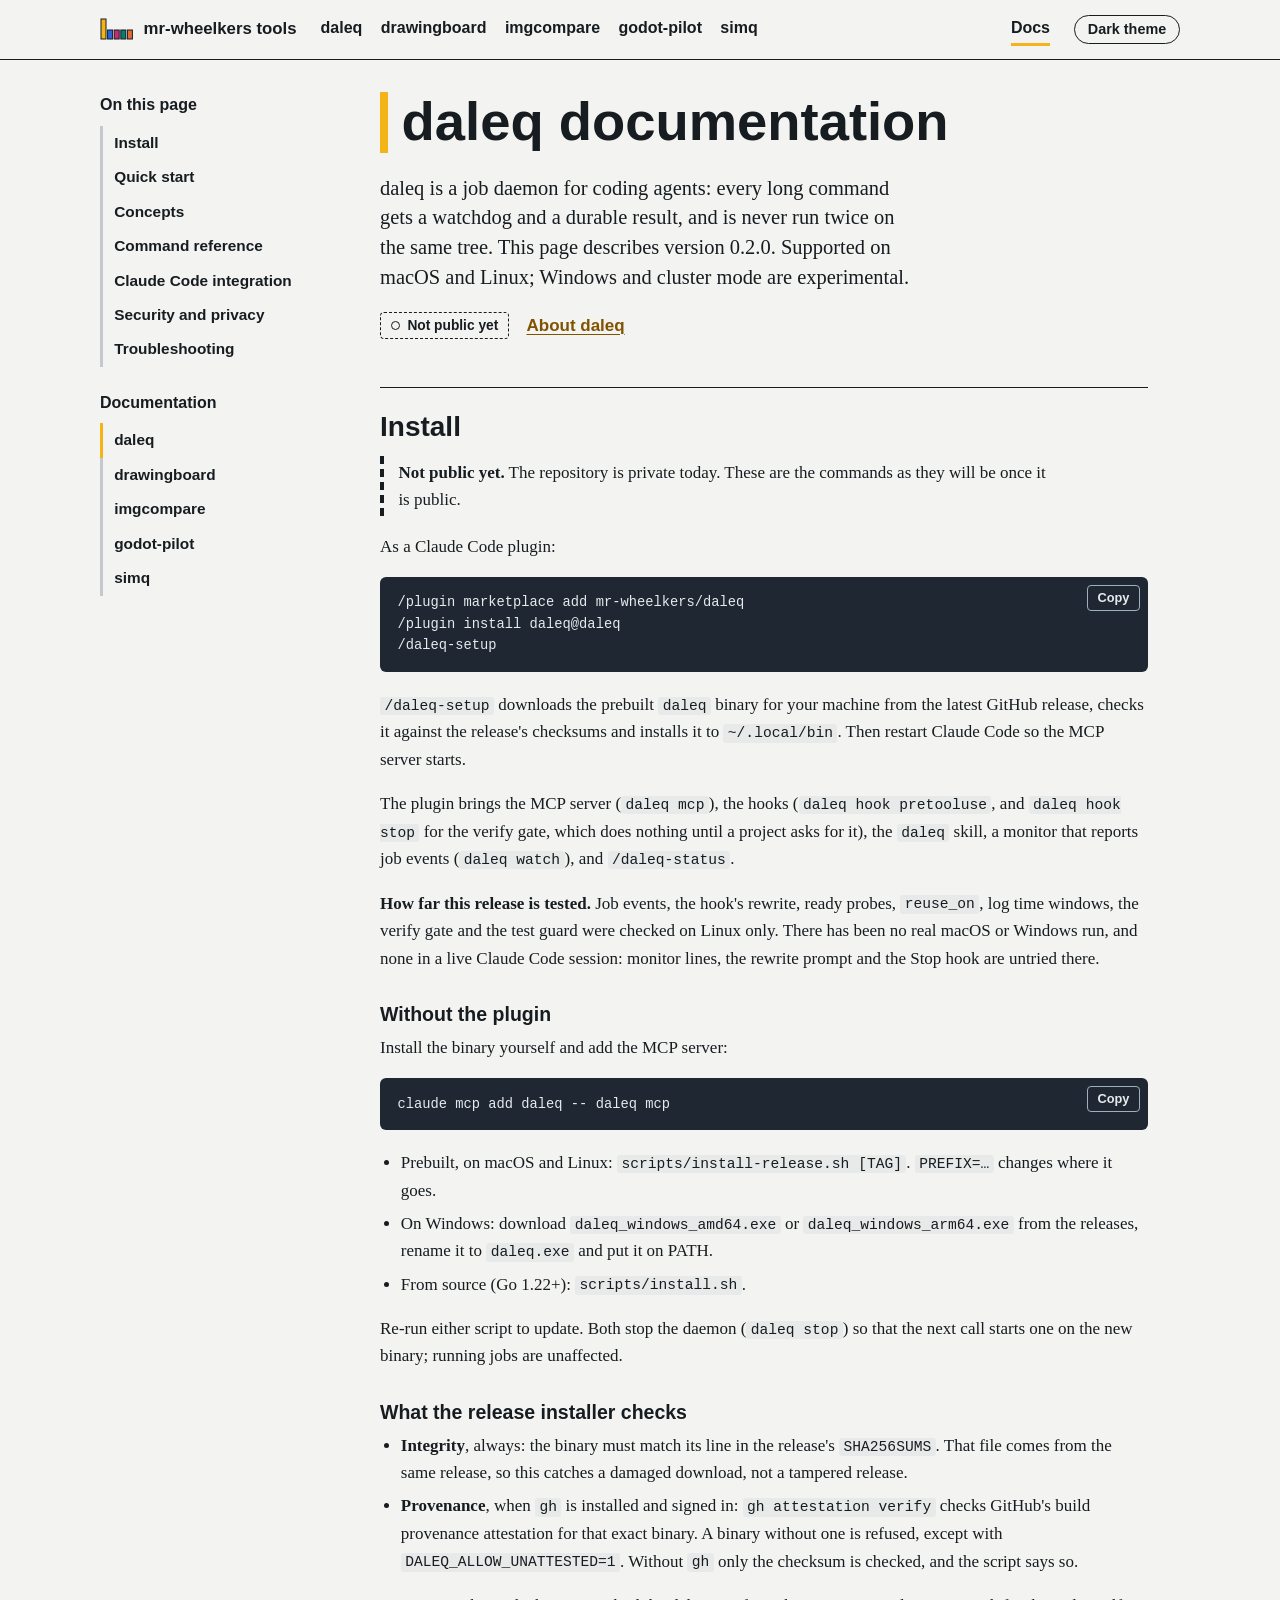
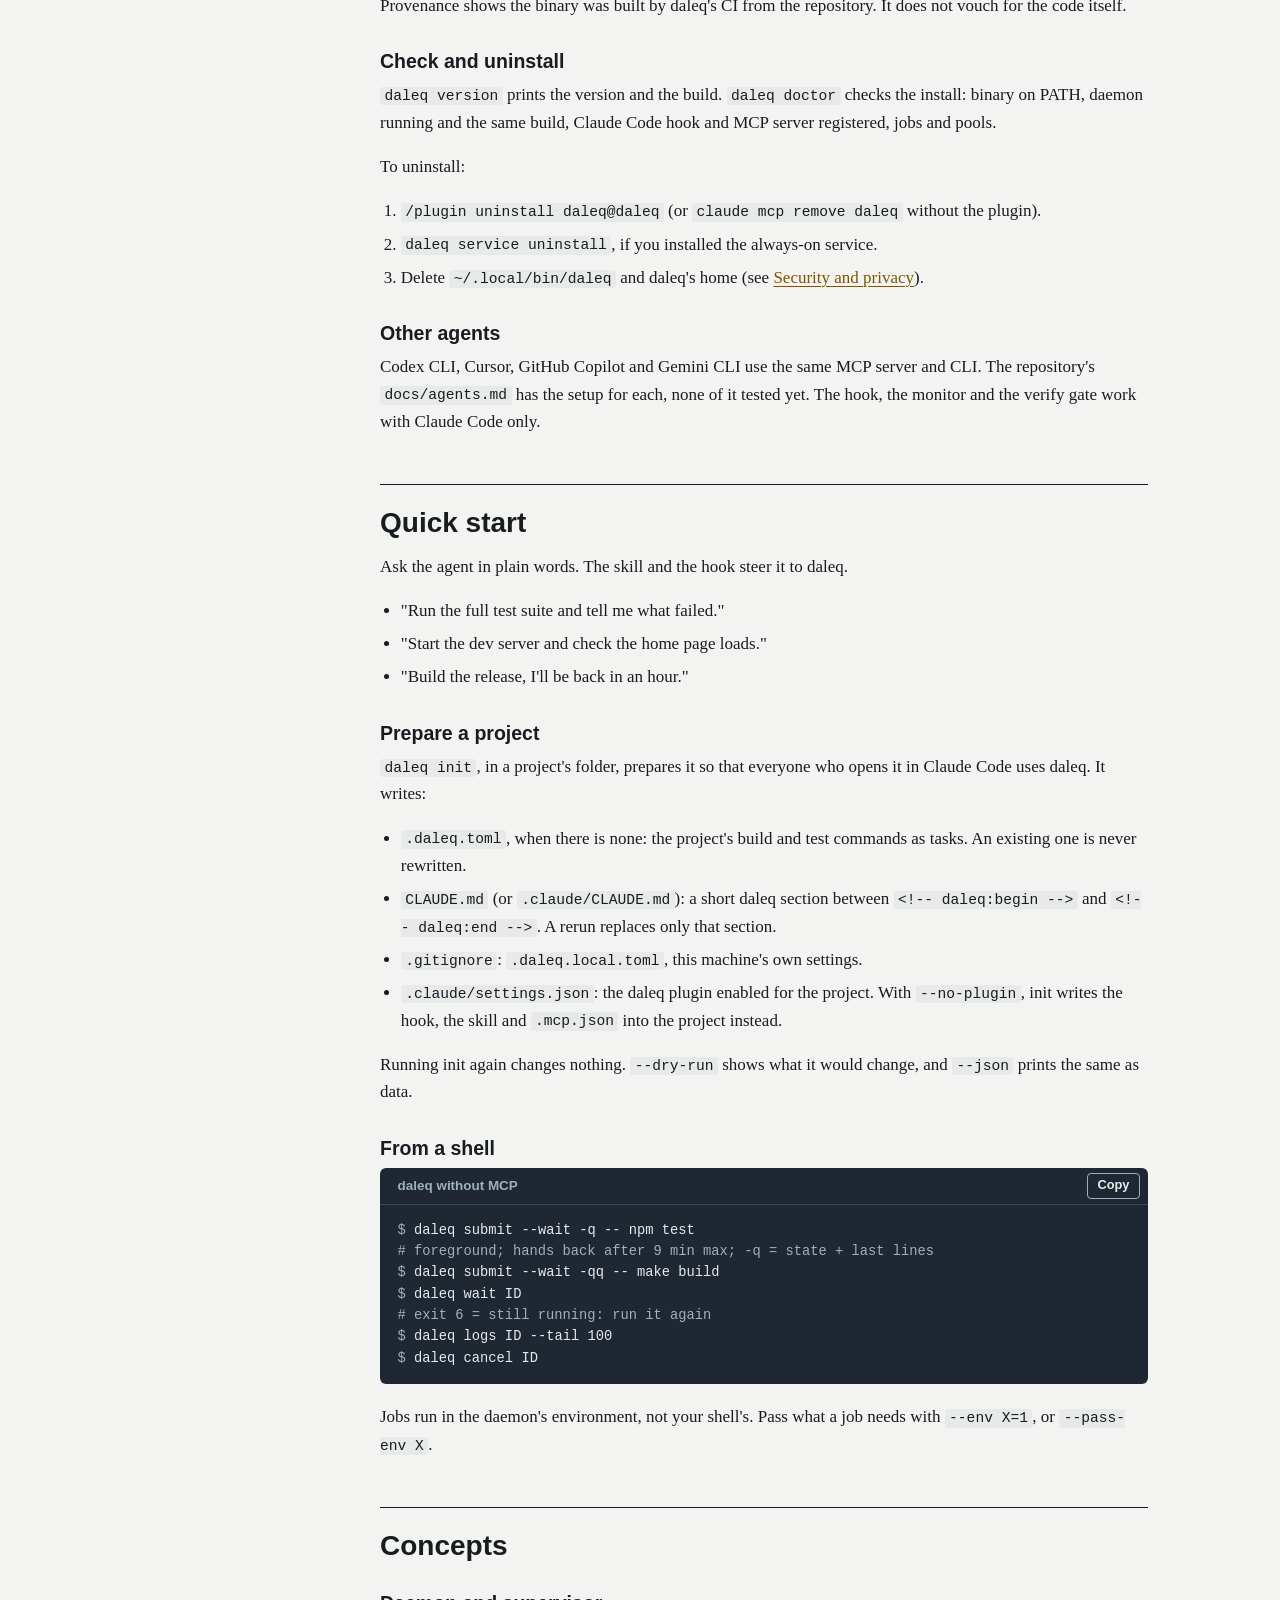
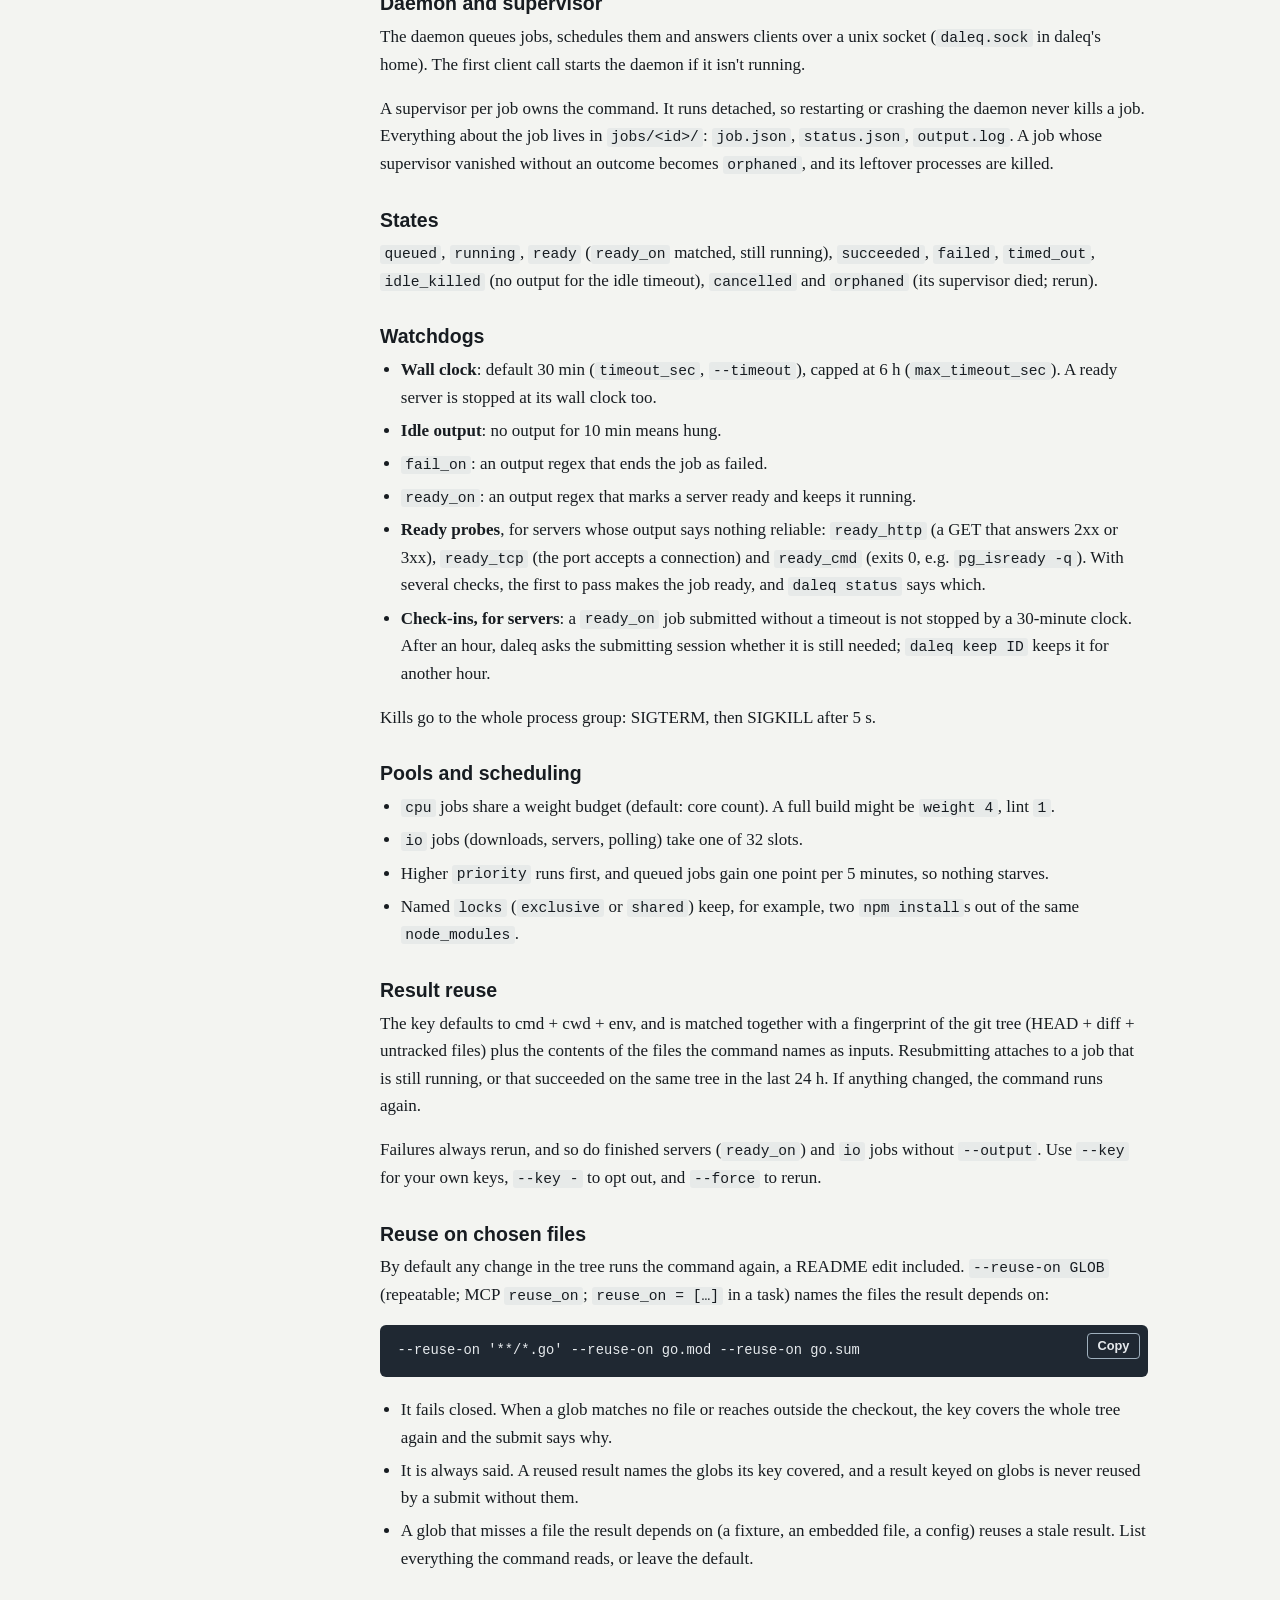
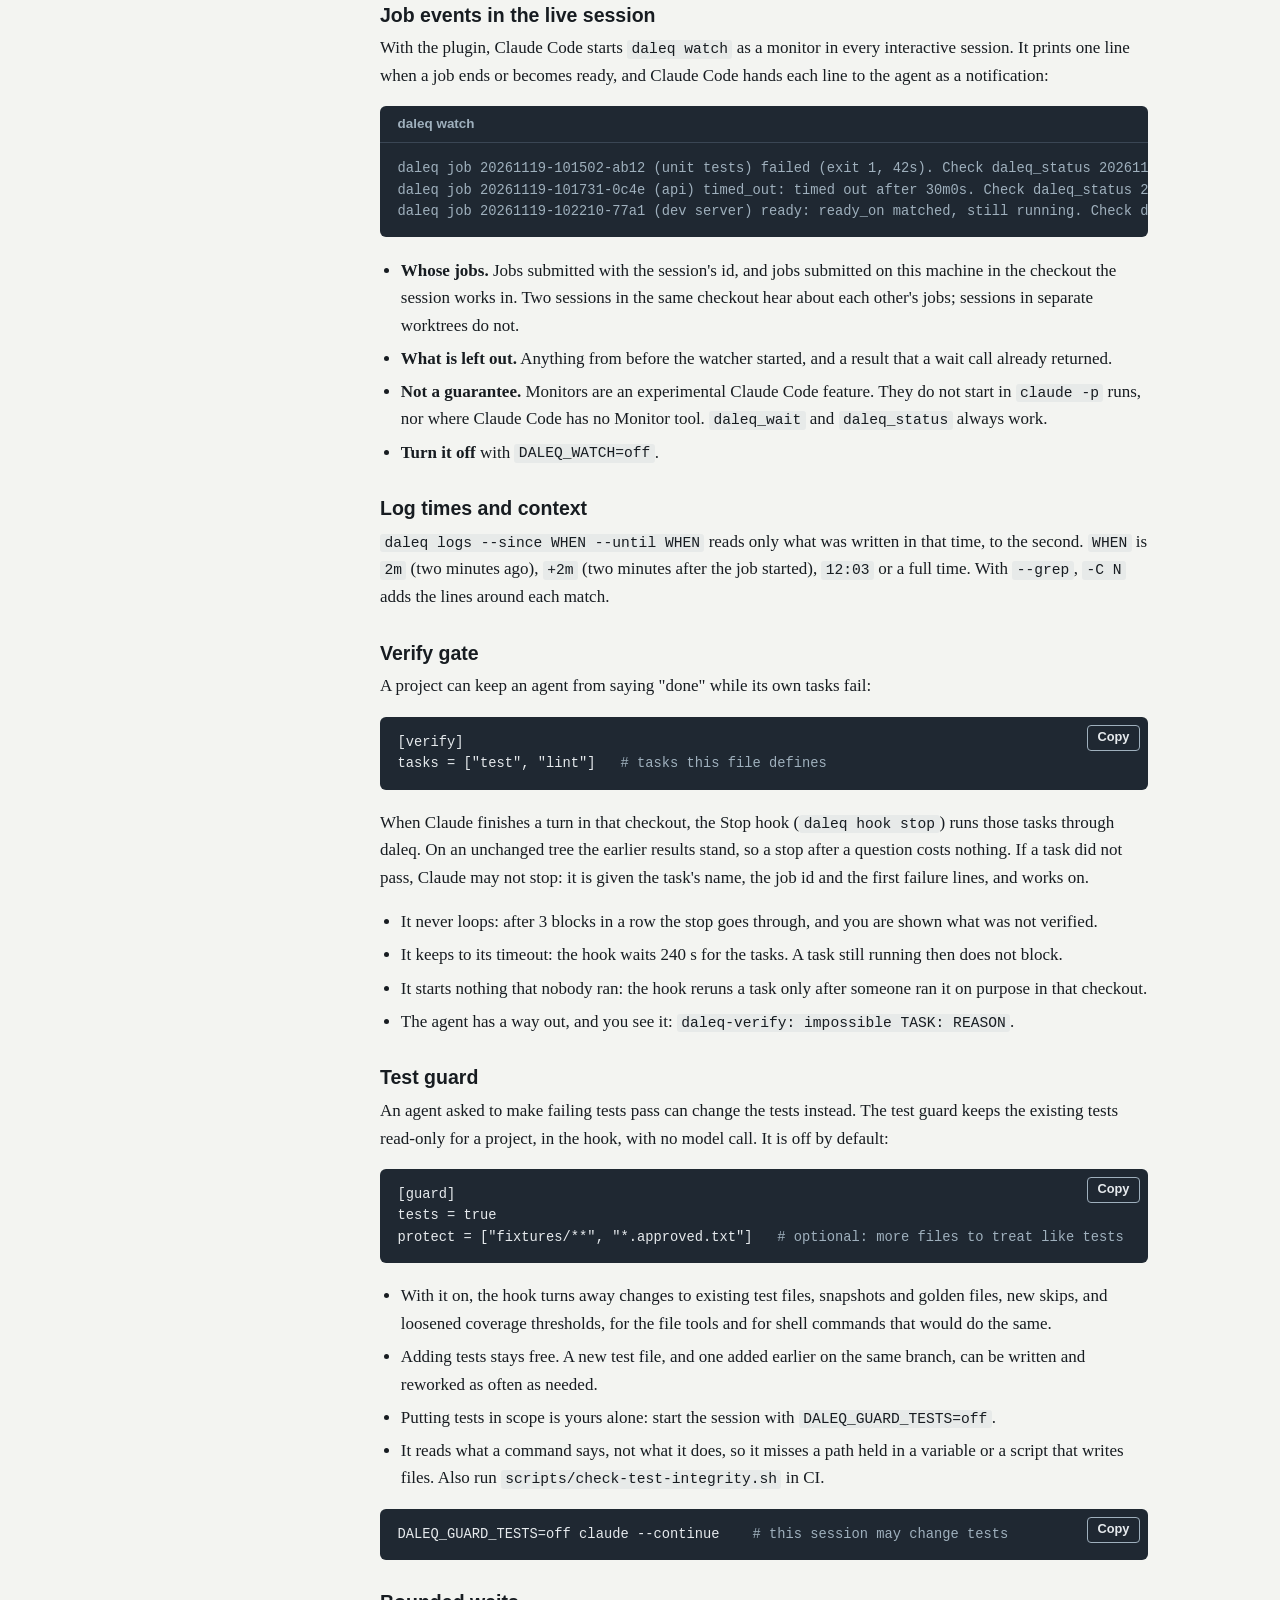
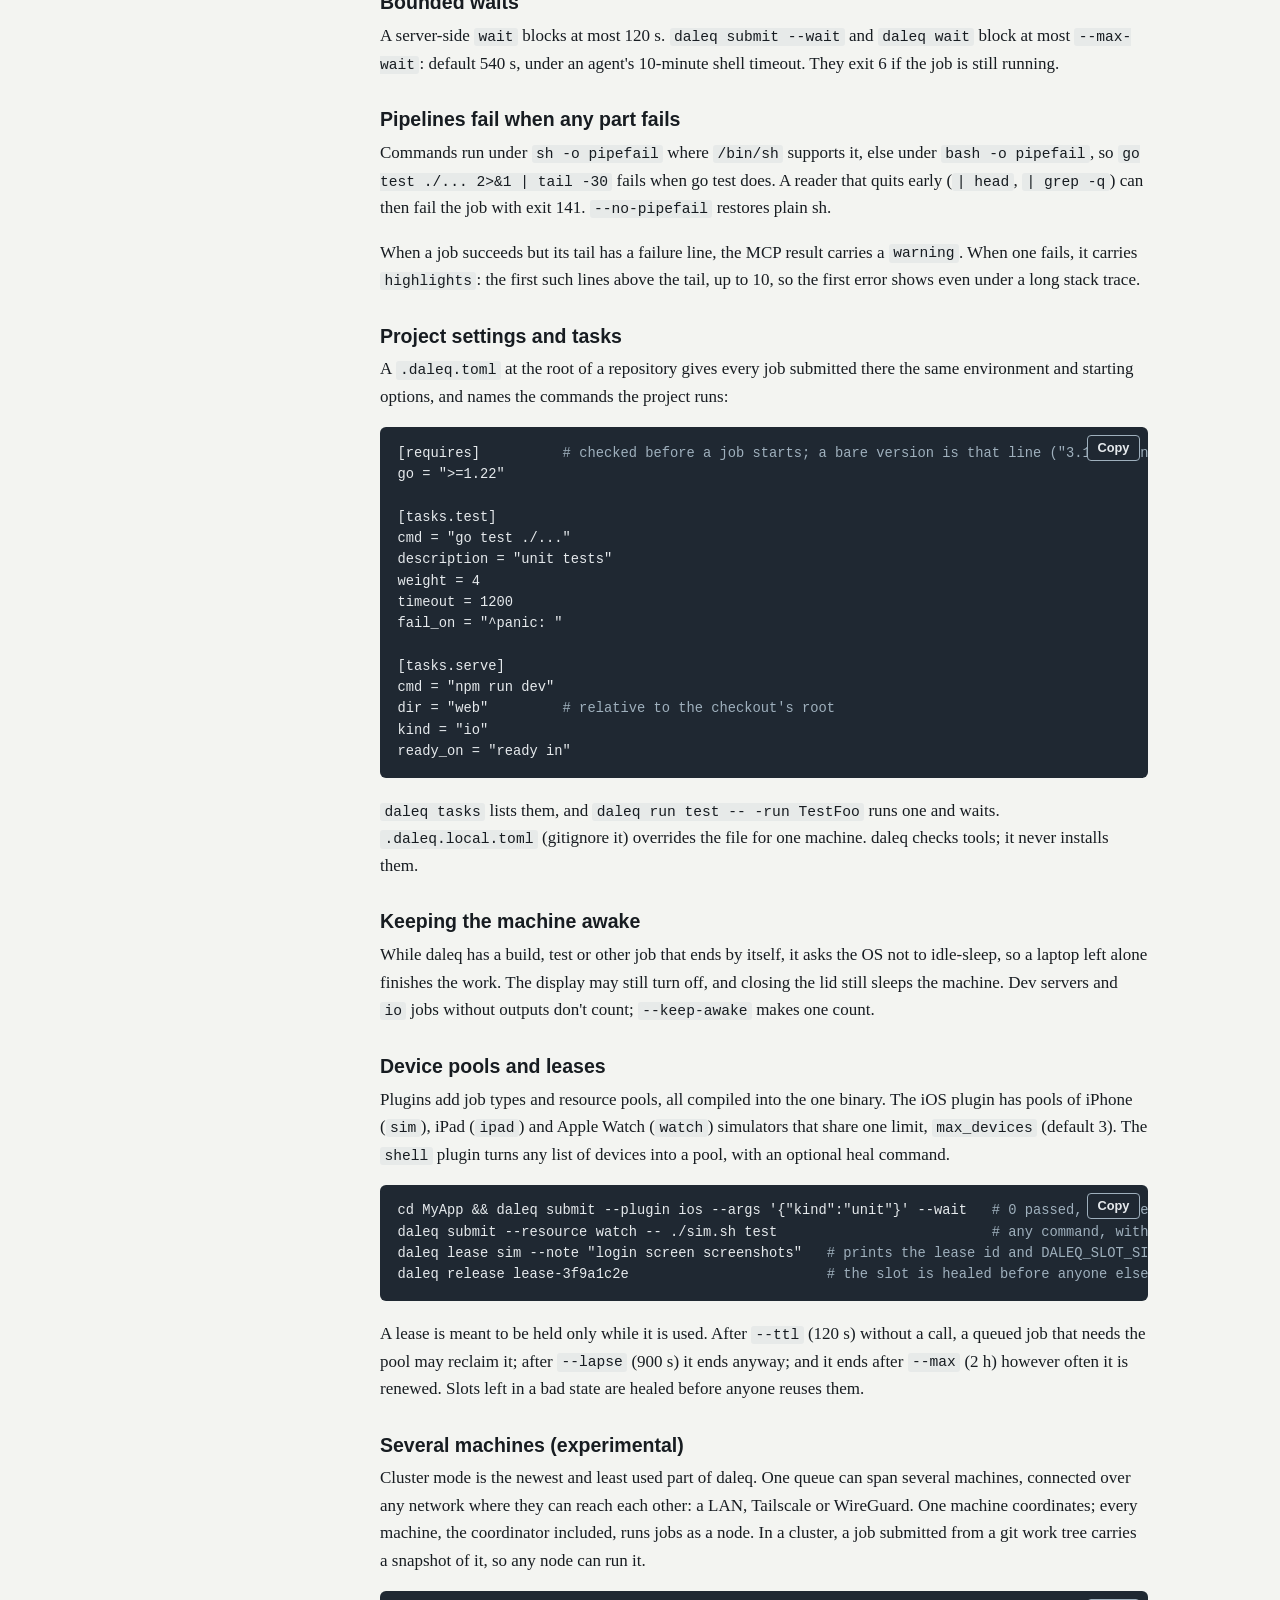
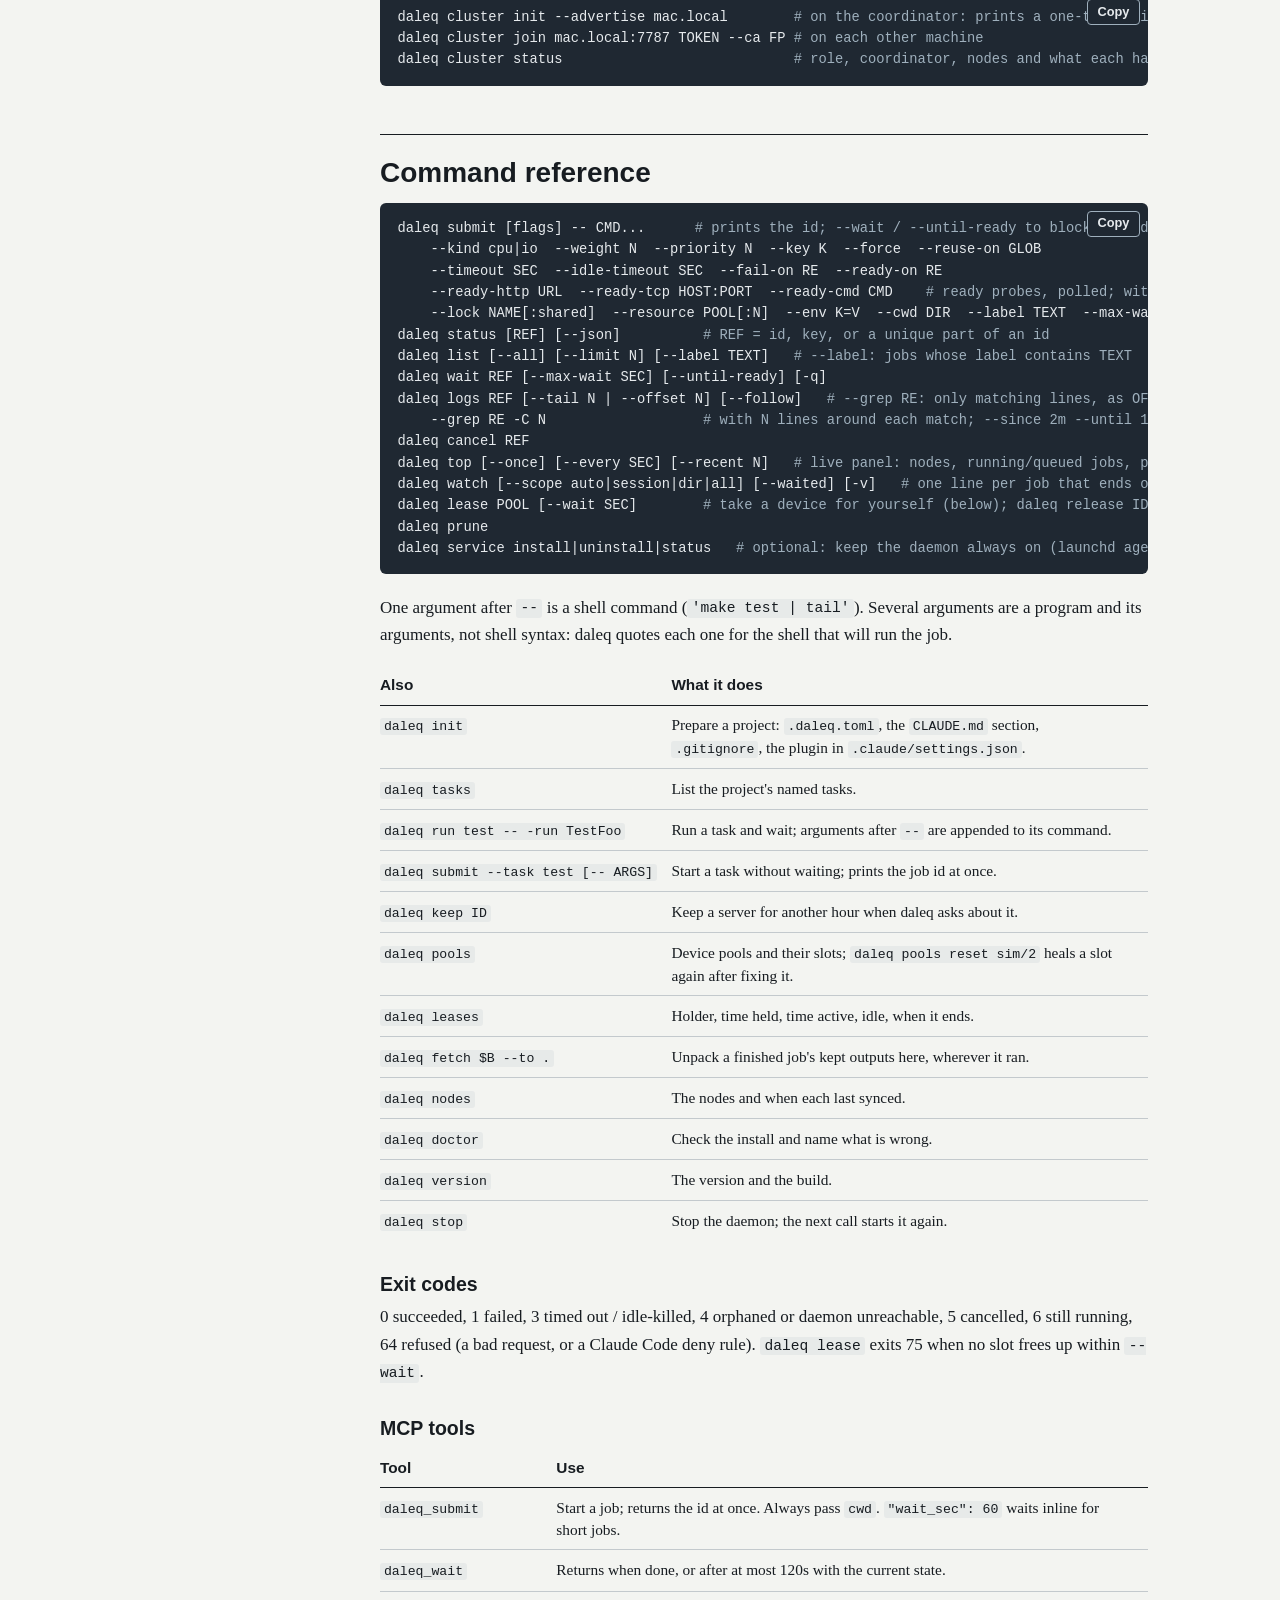
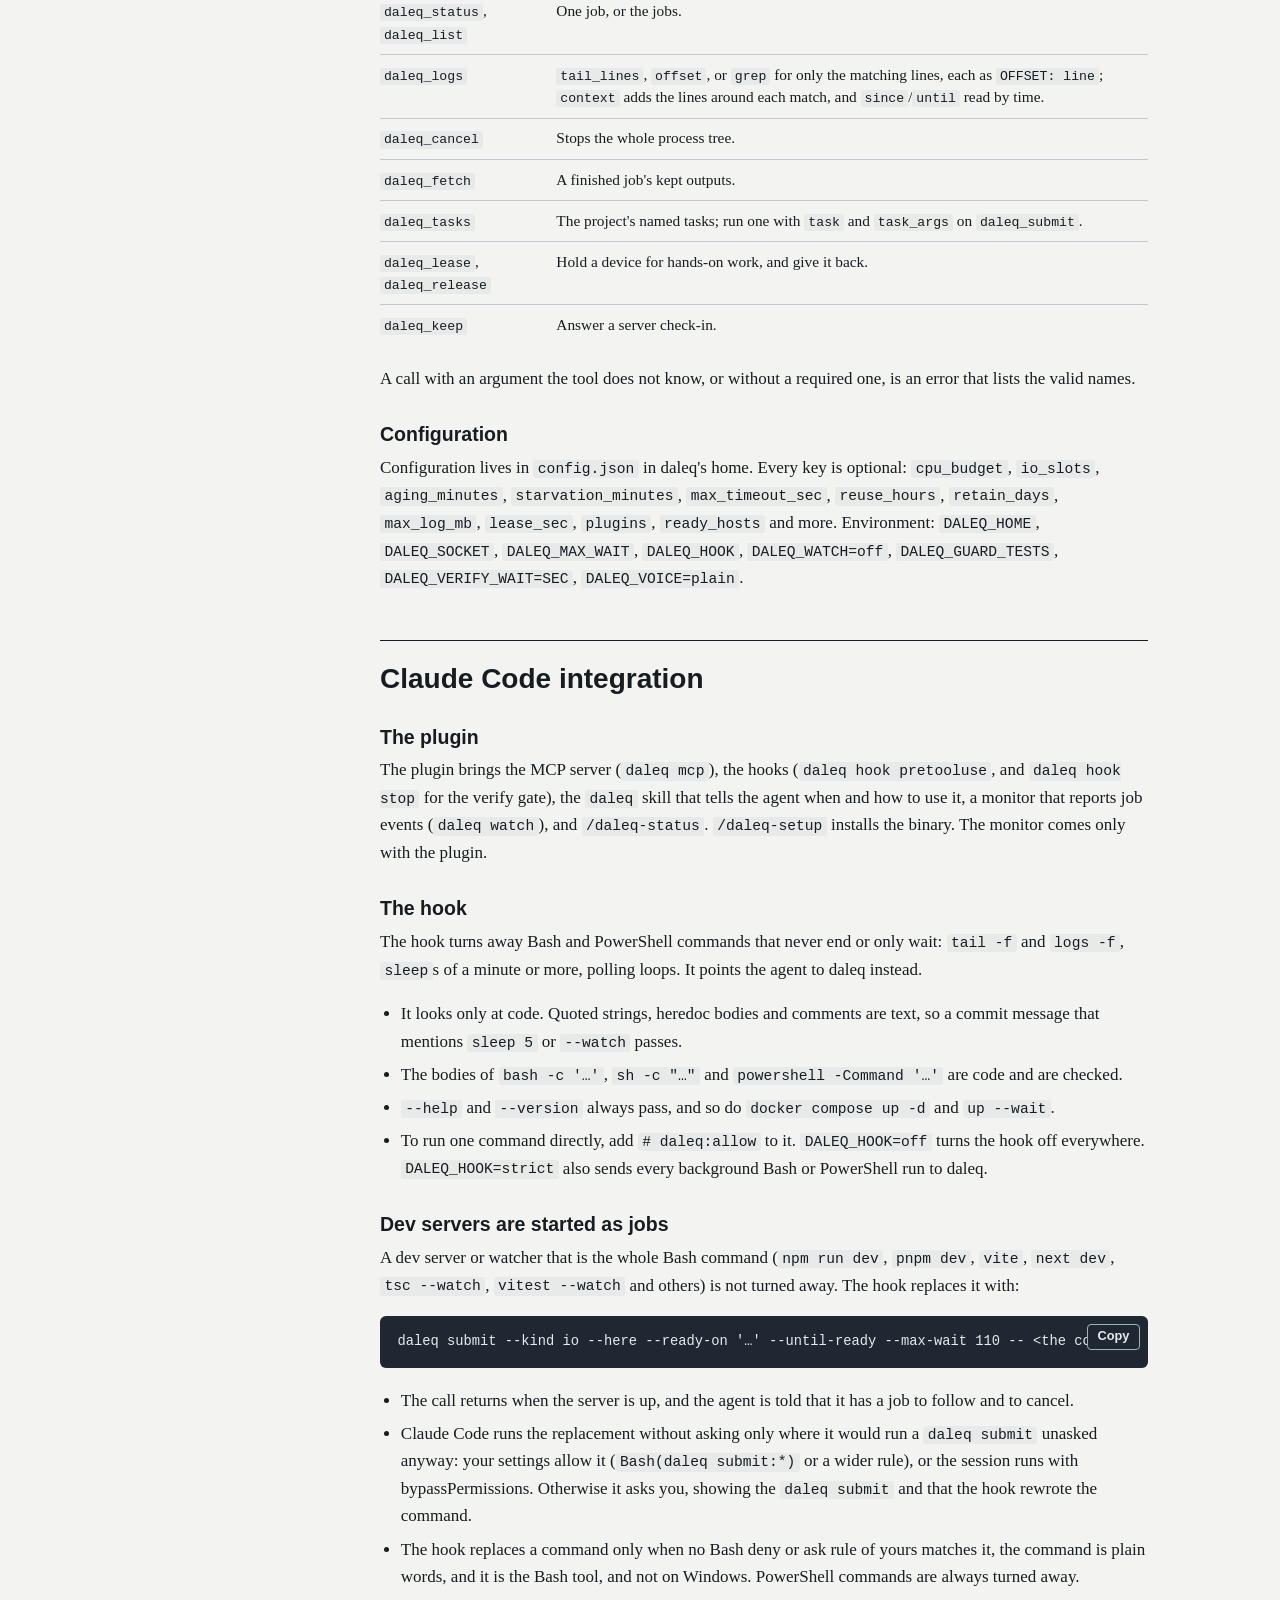
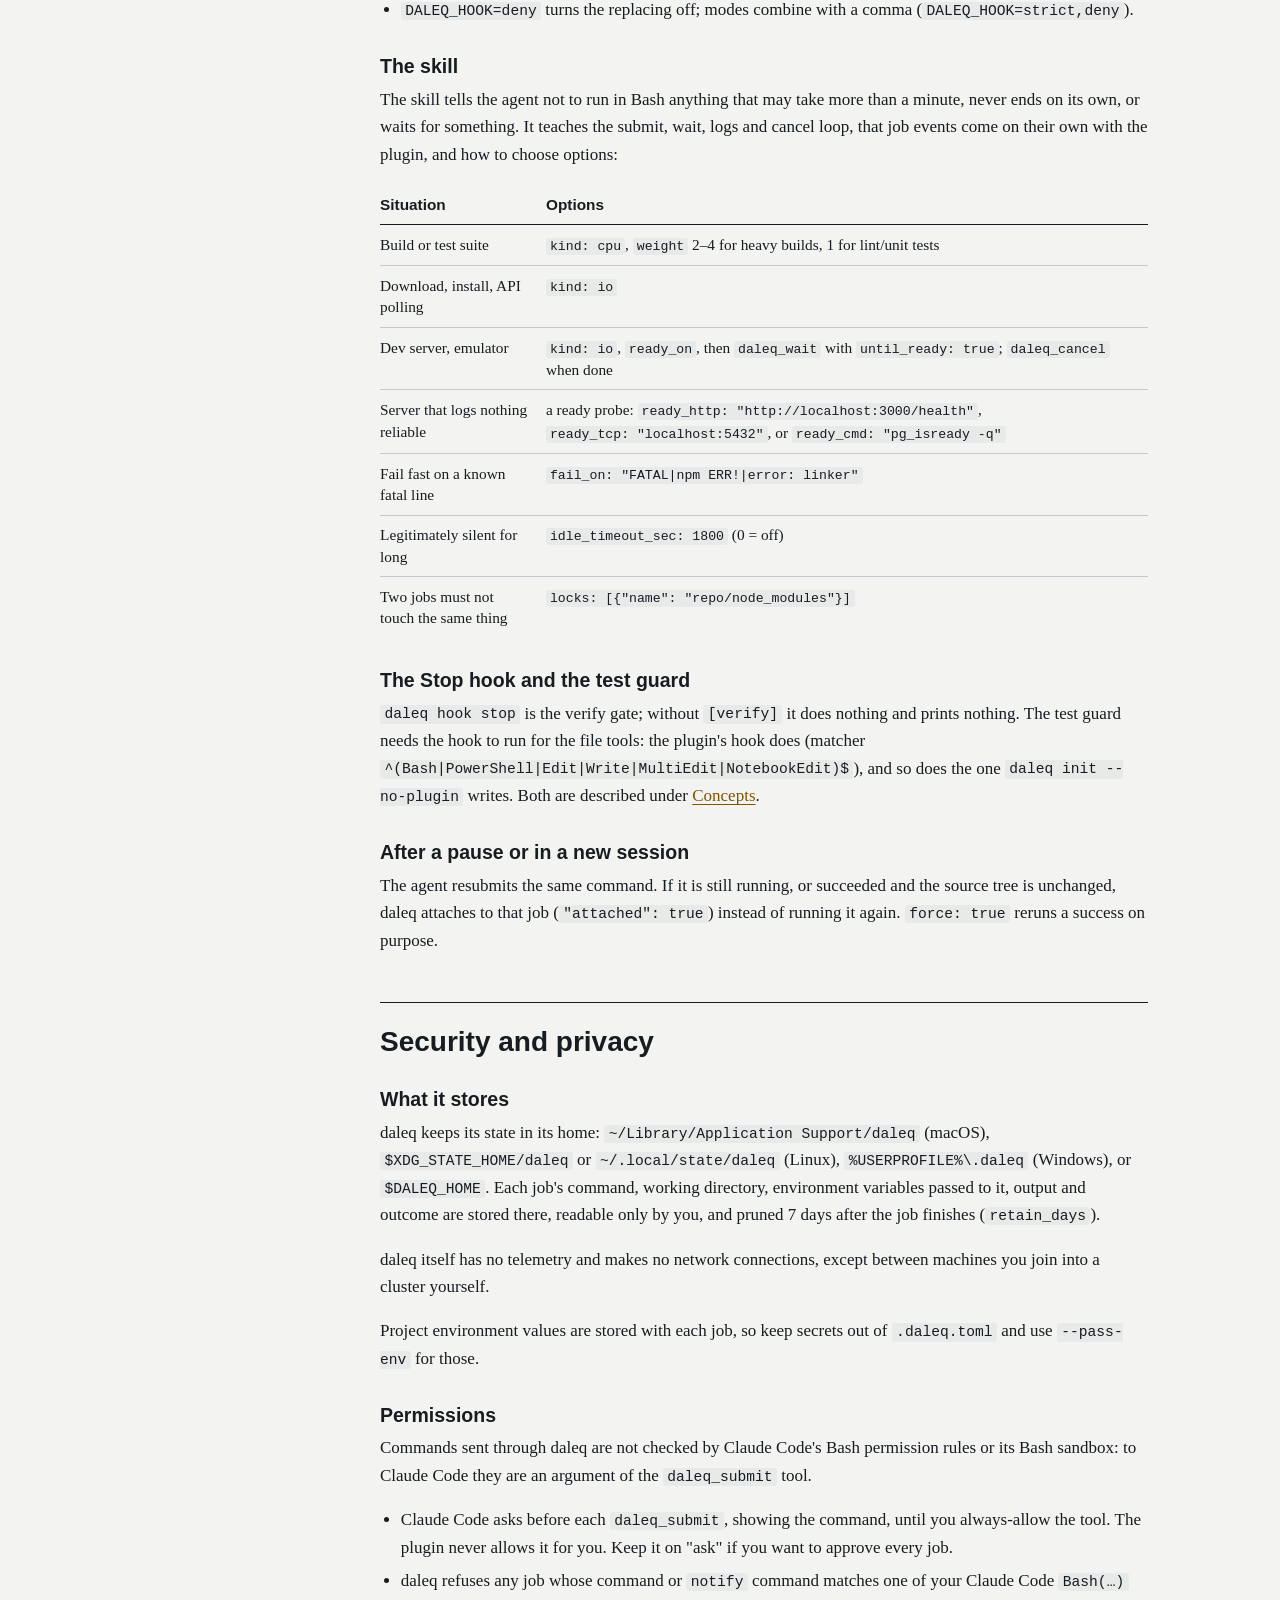
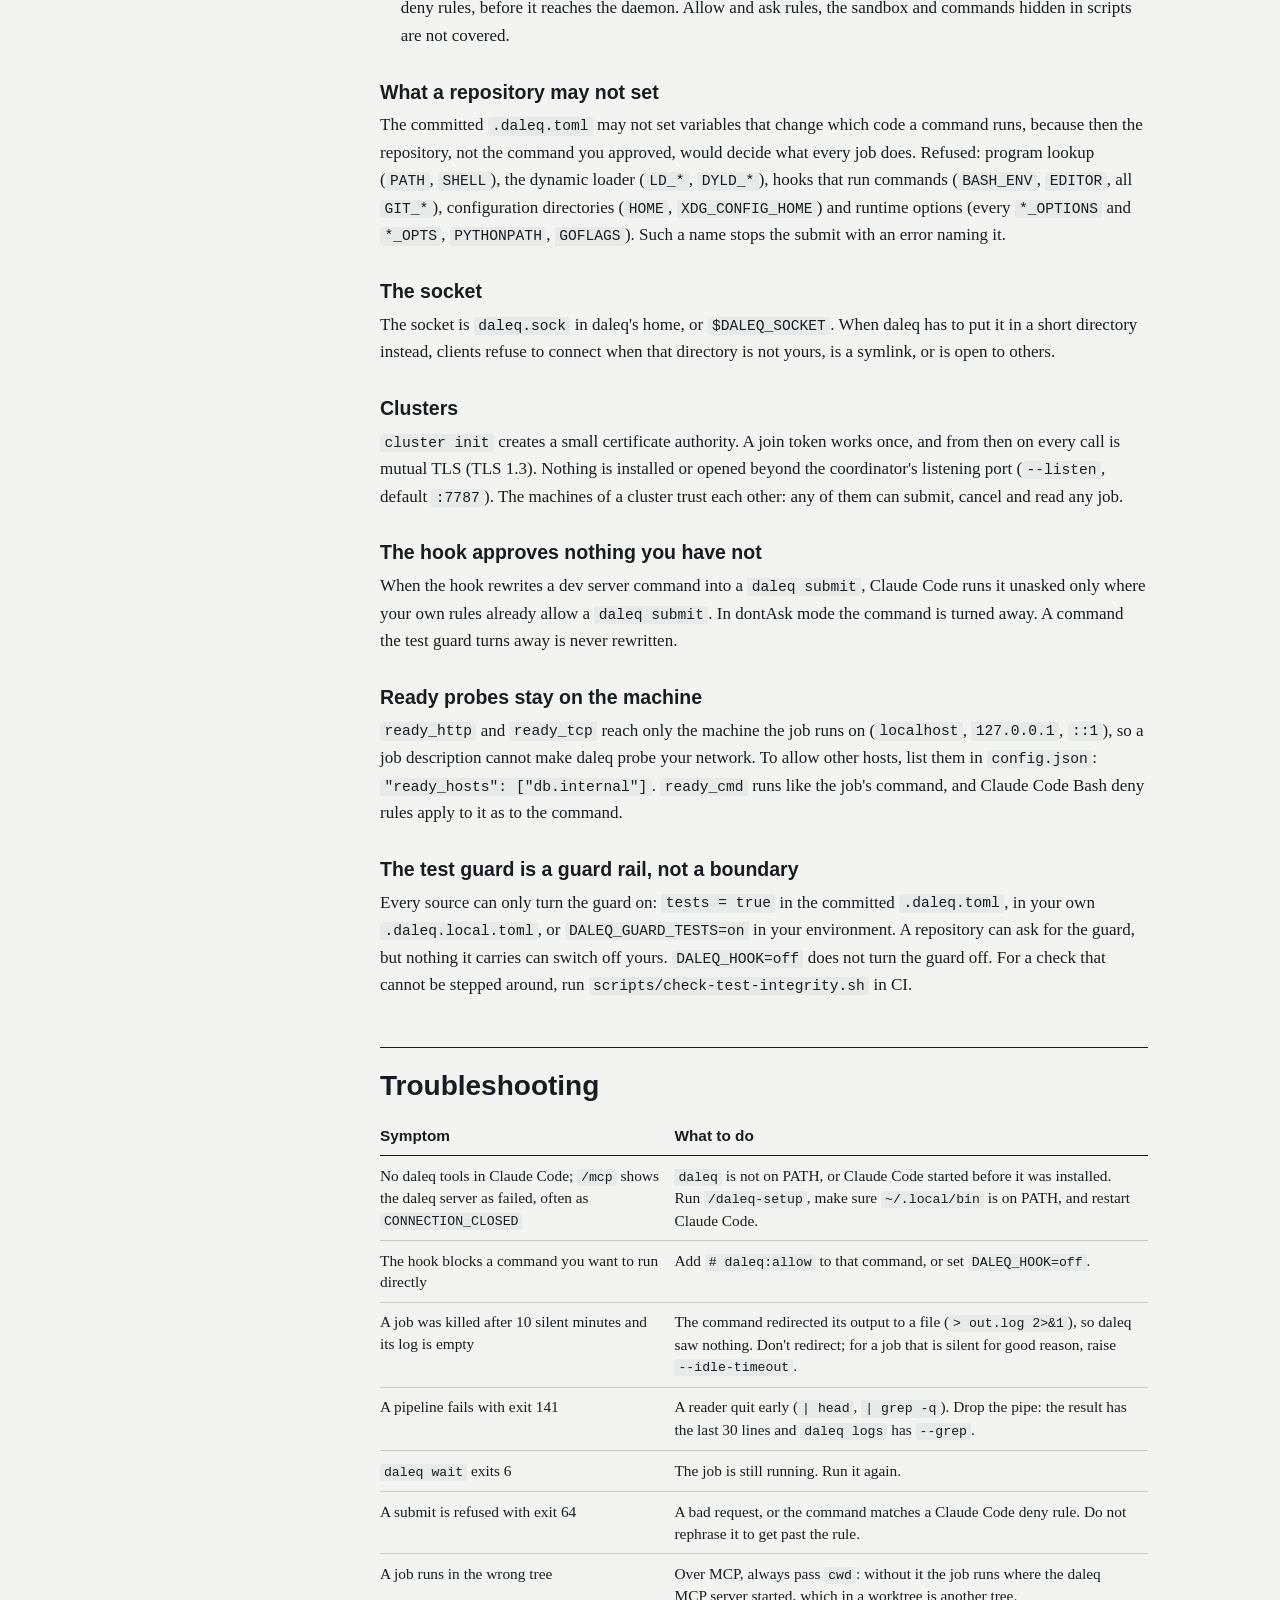
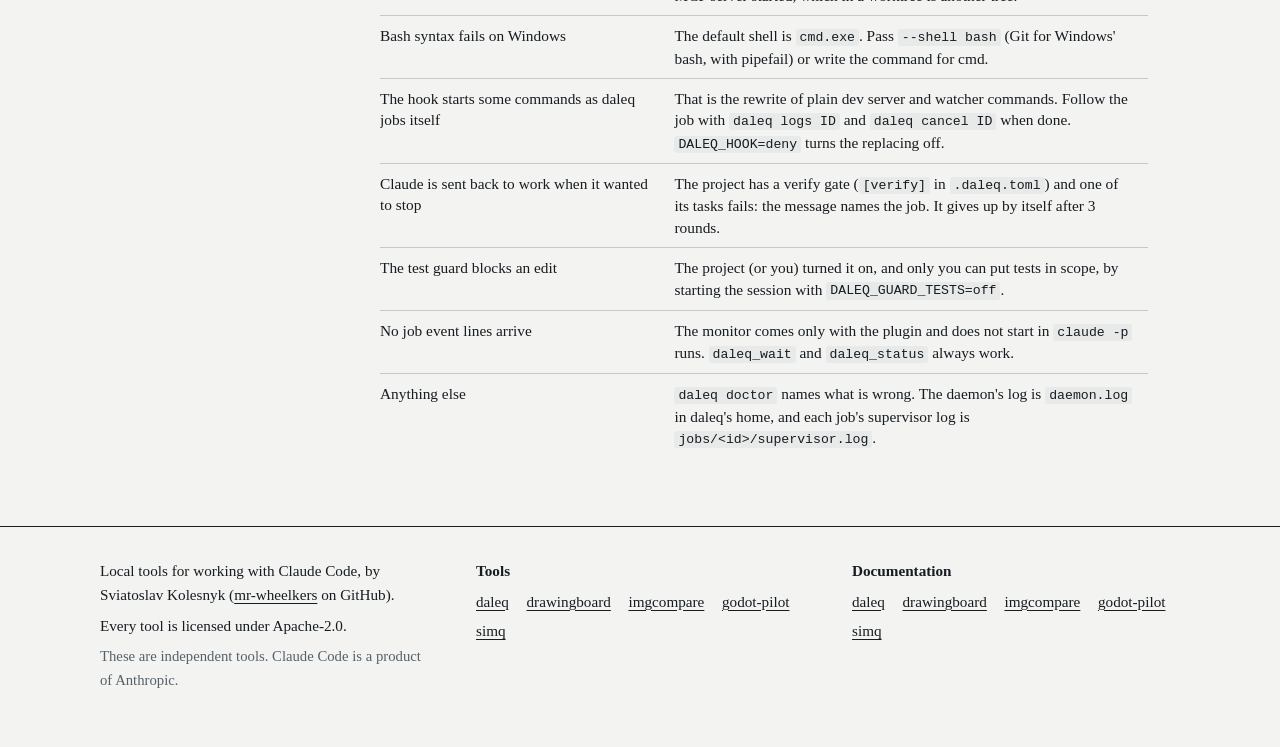
<file: docs/daleq/index.html>
<!DOCTYPE html>
<html lang="en">
<head>
  <meta charset="utf-8">
  <meta name="viewport" content="width=device-width, initial-scale=1">
  <title>daleq documentation</title>
  <meta name="description" content="Install, quick start, concepts, commands, Claude Code integration, security and troubleshooting for daleq.">
  <meta name="color-scheme" content="light dark">
  <link rel="icon" href="data:image/svg+xml,%3Csvg xmlns='http://www.w3.org/2000/svg' viewBox='0 0 34 34'%3E%3Crect x='1.0' y='5' width='5' height='24' fill='%23F2B416'/%3E%3Crect x='7.6' y='5' width='5' height='24' fill='%232B66D9'/%3E%3Crect x='14.2' y='5' width='5' height='24' fill='%23C92A74'/%3E%3Crect x='20.8' y='5' width='5' height='24' fill='%230B7A6F'/%3E%3Crect x='27.4' y='5' width='5' height='24' fill='%23E8692F'/%3E%3C/svg%3E">
  <link rel="stylesheet" href="../../assets/site.css">
  <script>try{var t=localStorage.getItem("theme");if(t==="light"||t==="dark")document.documentElement.setAttribute("data-theme",t)}catch(e){}</script>
</head>
<body data-tool="daleq">
  <a class="skip" href="#main">Skip to content</a>
  <header class="site-head">
    <div class="wrap">
      <a class="brand" href="../../"><svg class="rack" viewBox="0 0 34 22" aria-hidden="true" focusable="false"><rect x="1.0" y="1" width="5" height="20" fill="#F2B416"/><rect x="7.6" y="12" width="5" height="9" fill="#2B66D9"/><rect x="14.2" y="12" width="5" height="9" fill="#C92A74"/><rect x="20.8" y="12" width="5" height="9" fill="#0B7A6F"/><rect x="27.4" y="12" width="5" height="9" fill="#E8692F"/></svg><span>mr-wheelkers tools</span></a>
      <nav class="site-nav" aria-label="Site">
        <ul>
        <li data-tool="daleq"><a href="../../daleq/">daleq</a></li>
        <li data-tool="drawingboard"><a href="../../drawingboard/">drawingboard</a></li>
        <li data-tool="imgcompare"><a href="../../imgcompare/">imgcompare</a></li>
        <li data-tool="godot-pilot"><a href="../../godot-pilot/">godot-pilot</a></li>
        <li data-tool="simq"><a href="../../simq/">simq</a></li>
        <li class="docs-link"><a href="../../docs/" aria-current="page">Docs</a></li>
        </ul>
      </nav>
      <button class="theme-btn" type="button" hidden>Dark theme</button>
    </div>
  </header>

  <div class="wrap docs">
    <aside class="docs-side">
      <nav aria-label="On this page">
        <p class="side-title">On this page</p>
        <ul>
            <li><a href="#install">Install</a></li>
            <li><a href="#quick-start">Quick start</a></li>
            <li><a href="#concepts">Concepts</a></li>
            <li><a href="#commands">Command reference</a></li>
            <li><a href="#claude-code">Claude Code integration</a></li>
            <li><a href="#security">Security and privacy</a></li>
            <li><a href="#troubleshooting">Troubleshooting</a></li>
        </ul>
      </nav>
      <nav class="others" aria-label="Documentation for each tool">
        <p class="side-title">Documentation</p>
        <ul>
            <li data-tool="daleq"><a href="../daleq/" aria-current="page">daleq</a></li>
            <li data-tool="drawingboard"><a href="../drawingboard/">drawingboard</a></li>
            <li data-tool="imgcompare"><a href="../imgcompare/">imgcompare</a></li>
            <li data-tool="godot-pilot"><a href="../godot-pilot/">godot-pilot</a></li>
            <li data-tool="simq"><a href="../simq/">simq</a></li>
        </ul>
      </nav>
    </aside>
    <main id="main" class="docs-main">
      <h1>daleq documentation</h1>
      <p class="lede">daleq is a job daemon for coding agents: every long command gets a watchdog and a durable result, and is never run twice on the same tree. This page describes version 0.2.0. Supported on macOS and Linux; Windows and cluster mode are experimental.</p>
      <p class="status-line"><span class="badge" data-status="daleq">Not public yet</span> <a href="../../daleq/">About daleq</a> <a data-repo="daleq" href="#" hidden>Source on GitHub</a></p>
        <section aria-labelledby="install">
          <h2 id="install"><a href="#install">Install</a></h2>
          <p class="private-note" data-private="daleq"><strong>Not public yet.</strong> The repository is private today. These are the commands as they will be once it is public.</p>
          <p>As a Claude Code plugin:</p>
          <div class="cmd"><pre><code>/plugin marketplace add mr-wheelkers/daleq
/plugin install daleq@daleq
/daleq-setup</code></pre></div>
          <p><code>/daleq-setup</code> downloads the prebuilt <code>daleq</code> binary for your machine from the latest GitHub release, checks it against the release's checksums and installs it to <code>~/.local/bin</code>. Then restart Claude Code so the MCP server starts.</p>
          <p>The plugin brings the MCP server (<code>daleq mcp</code>), the hooks (<code>daleq hook pretooluse</code>, and <code>daleq hook stop</code> for the verify gate, which does nothing until a project asks for it), the <code>daleq</code> skill, a monitor that reports job events (<code>daleq watch</code>), and <code>/daleq-status</code>.</p>
          <p><strong>How far this release is tested.</strong> Job events, the hook's rewrite, ready probes, <code>reuse_on</code>, log time windows, the verify gate and the test guard were checked on Linux only. There has been no real macOS or Windows run, and none in a live Claude Code session: monitor lines, the rewrite prompt and the Stop hook are untried there.</p>
          <h3>Without the plugin</h3>
          <p>Install the binary yourself and add the MCP server:</p>
          <div class="cmd"><pre><code>claude mcp add daleq -- daleq mcp</code></pre></div>
          <ul>
            <li>Prebuilt, on macOS and Linux: <code>scripts/install-release.sh [TAG]</code>. <code>PREFIX=…</code> changes where it goes.</li>
            <li>On Windows: download <code>daleq_windows_amd64.exe</code> or <code>daleq_windows_arm64.exe</code> from the releases, rename it to <code>daleq.exe</code> and put it on PATH.</li>
            <li>From source (Go 1.22+): <code>scripts/install.sh</code>.</li>
          </ul>
          <p>Re-run either script to update. Both stop the daemon (<code>daleq stop</code>) so that the next call starts one on the new binary; running jobs are unaffected.</p>
          <h3>What the release installer checks</h3>
          <ul>
            <li><strong>Integrity</strong>, always: the binary must match its line in the release's <code>SHA256SUMS</code>. That file comes from the same release, so this catches a damaged download, not a tampered release.</li>
            <li><strong>Provenance</strong>, when <code>gh</code> is installed and signed in: <code>gh attestation verify</code> checks GitHub's build provenance attestation for that exact binary. A binary without one is refused, except with <code>DALEQ_ALLOW_UNATTESTED=1</code>. Without <code>gh</code> only the checksum is checked, and the script says so.</li>
          </ul>
          <p>Provenance shows the binary was built by daleq's CI from the repository. It does not vouch for the code itself.</p>
          <h3>Check and uninstall</h3>
          <p><code>daleq version</code> prints the version and the build. <code>daleq doctor</code> checks the install: binary on PATH, daemon running and the same build, Claude Code hook and MCP server registered, jobs and pools.</p>
          <p>To uninstall:</p>
          <ol>
            <li><code>/plugin uninstall daleq@daleq</code> (or <code>claude mcp remove daleq</code> without the plugin).</li>
            <li><code>daleq service uninstall</code>, if you installed the always-on service.</li>
            <li>Delete <code>~/.local/bin/daleq</code> and daleq's home (see <a href="#security">Security and privacy</a>).</li>
          </ol>
          <h3>Other agents</h3>
          <p>Codex CLI, Cursor, GitHub Copilot and Gemini CLI use the same MCP server and CLI. The repository's <code>docs/agents.md</code> has the setup for each, none of it tested yet. The hook, the monitor and the verify gate work with Claude Code only.</p>
        </section>
        <section aria-labelledby="quick-start">
          <h2 id="quick-start"><a href="#quick-start">Quick start</a></h2>
          <p>Ask the agent in plain words. The skill and the hook steer it to daleq.</p>
          <ul>
            <li>"Run the full test suite and tell me what failed."</li>
            <li>"Start the dev server and check the home page loads."</li>
            <li>"Build the release, I'll be back in an hour."</li>
          </ul>
          <h3>Prepare a project</h3>
          <p><code>daleq init</code>, in a project's folder, prepares it so that everyone who opens it in Claude Code uses daleq. It writes:</p>
          <ul>
            <li><code>.daleq.toml</code>, when there is none: the project's build and test commands as tasks. An existing one is never rewritten.</li>
            <li><code>CLAUDE.md</code> (or <code>.claude/CLAUDE.md</code>): a short daleq section between <code>&lt;!-- daleq:begin --&gt;</code> and <code>&lt;!-- daleq:end --&gt;</code>. A rerun replaces only that section.</li>
            <li><code>.gitignore</code>: <code>.daleq.local.toml</code>, this machine's own settings.</li>
            <li><code>.claude/settings.json</code>: the daleq plugin enabled for the project. With <code>--no-plugin</code>, init writes the hook, the skill and <code>.mcp.json</code> into the project instead.</li>
          </ul>
          <p>Running init again changes nothing. <code>--dry-run</code> shows what it would change, and <code>--json</code> prints the same as data.</p>
          <h3>From a shell</h3>
          <figure class="term">
            <figcaption class="bar"><span>daleq without MCP</span></figcaption>
            <pre><code><span class="c">daleq submit --wait -q -- npm test</span>
<span class="k"># foreground; hands back after 9 min max; -q = state + last lines</span>
<span class="c">daleq submit --wait -qq -- make build</span>
<span class="c">daleq wait ID</span>
<span class="k"># exit 6 = still running: run it again</span>
<span class="c">daleq logs ID --tail 100</span>
<span class="c">daleq cancel ID</span></code></pre>
          </figure>
          <p>Jobs run in the daemon's environment, not your shell's. Pass what a job needs with <code>--env X=1</code>, or <code>--pass-env X</code>.</p>
        </section>
        <section aria-labelledby="concepts">
          <h2 id="concepts"><a href="#concepts">Concepts</a></h2>
          <h3>Daemon and supervisor</h3>
          <p>The daemon queues jobs, schedules them and answers clients over a unix socket (<code>daleq.sock</code> in daleq's home). The first client call starts the daemon if it isn't running.</p>
          <p>A supervisor per job owns the command. It runs detached, so restarting or crashing the daemon never kills a job. Everything about the job lives in <code>jobs/&lt;id&gt;/</code>: <code>job.json</code>, <code>status.json</code>, <code>output.log</code>. A job whose supervisor vanished without an outcome becomes <code>orphaned</code>, and its leftover processes are killed.</p>
          <h3>States</h3>
          <p><code>queued</code>, <code>running</code>, <code>ready</code> (<code>ready_on</code> matched, still running), <code>succeeded</code>, <code>failed</code>, <code>timed_out</code>, <code>idle_killed</code> (no output for the idle timeout), <code>cancelled</code> and <code>orphaned</code> (its supervisor died; rerun).</p>
          <h3>Watchdogs</h3>
          <ul>
            <li><strong>Wall clock</strong>: default 30 min (<code>timeout_sec</code>, <code>--timeout</code>), capped at 6 h (<code>max_timeout_sec</code>). A ready server is stopped at its wall clock too.</li>
            <li><strong>Idle output</strong>: no output for 10 min means hung.</li>
            <li><code>fail_on</code>: an output regex that ends the job as failed.</li>
            <li><code>ready_on</code>: an output regex that marks a server ready and keeps it running.</li>
            <li><strong>Ready probes</strong>, for servers whose output says nothing reliable: <code>ready_http</code> (a GET that answers 2xx or 3xx), <code>ready_tcp</code> (the port accepts a connection) and <code>ready_cmd</code> (exits 0, e.g. <code>pg_isready -q</code>). With several checks, the first to pass makes the job ready, and <code>daleq status</code> says which.</li>
            <li><strong>Check-ins, for servers</strong>: a <code>ready_on</code> job submitted without a timeout is not stopped by a 30-minute clock. After an hour, daleq asks the submitting session whether it is still needed; <code>daleq keep ID</code> keeps it for another hour.</li>
          </ul>
          <p>Kills go to the whole process group: SIGTERM, then SIGKILL after 5 s.</p>
          <h3>Pools and scheduling</h3>
          <ul>
            <li><code>cpu</code> jobs share a weight budget (default: core count). A full build might be <code>weight 4</code>, lint <code>1</code>.</li>
            <li><code>io</code> jobs (downloads, servers, polling) take one of 32 slots.</li>
            <li>Higher <code>priority</code> runs first, and queued jobs gain one point per 5 minutes, so nothing starves.</li>
            <li>Named <code>locks</code> (<code>exclusive</code> or <code>shared</code>) keep, for example, two <code>npm install</code>s out of the same <code>node_modules</code>.</li>
          </ul>
          <h3>Result reuse</h3>
          <p>The key defaults to cmd + cwd + env, and is matched together with a fingerprint of the git tree (HEAD + diff + untracked files) plus the contents of the files the command names as inputs. Resubmitting attaches to a job that is still running, or that succeeded on the same tree in the last 24 h. If anything changed, the command runs again.</p>
          <p>Failures always rerun, and so do finished servers (<code>ready_on</code>) and <code>io</code> jobs without <code>--output</code>. Use <code>--key</code> for your own keys, <code>--key -</code> to opt out, and <code>--force</code> to rerun.</p>
          <h3>Reuse on chosen files</h3>
          <p>By default any change in the tree runs the command again, a README edit included. <code>--reuse-on GLOB</code> (repeatable; MCP <code>reuse_on</code>; <code>reuse_on = […]</code> in a task) names the files the result depends on:</p>
          <div class="cmd"><pre><code>--reuse-on '**/*.go' --reuse-on go.mod --reuse-on go.sum</code></pre></div>
          <ul>
            <li>It fails closed. When a glob matches no file or reaches outside the checkout, the key covers the whole tree again and the submit says why.</li>
            <li>It is always said. A reused result names the globs its key covered, and a result keyed on globs is never reused by a submit without them.</li>
            <li>A glob that misses a file the result depends on (a fixture, an embedded file, a config) reuses a stale result. List everything the command reads, or leave the default.</li>
          </ul>
          <h3>Job events in the live session</h3>
          <p>With the plugin, Claude Code starts <code>daleq watch</code> as a monitor in every interactive session. It prints one line when a job ends or becomes ready, and Claude Code hands each line to the agent as a notification:</p>
          <figure class="term">
            <figcaption class="bar"><span>daleq watch</span></figcaption>
            <pre><code><span class="o">daleq job 20261119-101502-ab12 (unit tests) failed (exit 1, 42s). Check daleq_status 20261119-101502-ab12.</span>
<span class="o">daleq job 20261119-101731-0c4e (api) timed_out: timed out after 30m0s. Check daleq_status 20261119-101731-0c4e.</span>
<span class="o">daleq job 20261119-102210-77a1 (dev server) ready: ready_on matched, still running. Check daleq_status 20261119-102210-77a1.</span></code></pre>
          </figure>
          <ul>
            <li><strong>Whose jobs.</strong> Jobs submitted with the session's id, and jobs submitted on this machine in the checkout the session works in. Two sessions in the same checkout hear about each other's jobs; sessions in separate worktrees do not.</li>
            <li><strong>What is left out.</strong> Anything from before the watcher started, and a result that a wait call already returned.</li>
            <li><strong>Not a guarantee.</strong> Monitors are an experimental Claude Code feature. They do not start in <code>claude -p</code> runs, nor where Claude Code has no Monitor tool. <code>daleq_wait</code> and <code>daleq_status</code> always work.</li>
            <li><strong>Turn it off</strong> with <code>DALEQ_WATCH=off</code>.</li>
          </ul>
          <h3>Log times and context</h3>
          <p><code>daleq logs --since WHEN --until WHEN</code> reads only what was written in that time, to the second. <code>WHEN</code> is <code>2m</code> (two minutes ago), <code>+2m</code> (two minutes after the job started), <code>12:03</code> or a full time. With <code>--grep</code>, <code>-C N</code> adds the lines around each match.</p>
          <h3>Verify gate</h3>
          <p>A project can keep an agent from saying "done" while its own tasks fail:</p>
          <div class="cmd"><pre><code>[verify]
tasks = ["test", "lint"]<span class="k">   # tasks this file defines</span></code></pre></div>
          <p>When Claude finishes a turn in that checkout, the Stop hook (<code>daleq hook stop</code>) runs those tasks through daleq. On an unchanged tree the earlier results stand, so a stop after a question costs nothing. If a task did not pass, Claude may not stop: it is given the task's name, the job id and the first failure lines, and works on.</p>
          <ul>
            <li>It never loops: after 3 blocks in a row the stop goes through, and you are shown what was not verified.</li>
            <li>It keeps to its timeout: the hook waits 240 s for the tasks. A task still running then does not block.</li>
            <li>It starts nothing that nobody ran: the hook reruns a task only after someone ran it on purpose in that checkout.</li>
            <li>The agent has a way out, and you see it: <code>daleq-verify: impossible TASK: REASON</code>.</li>
          </ul>
          <h3>Test guard</h3>
          <p>An agent asked to make failing tests pass can change the tests instead. The test guard keeps the existing tests read-only for a project, in the hook, with no model call. It is off by default:</p>
          <div class="cmd"><pre><code>[guard]
tests = true
protect = ["fixtures/**", "*.approved.txt"]<span class="k">   # optional: more files to treat like tests</span></code></pre></div>
          <ul>
            <li>With it on, the hook turns away changes to existing test files, snapshots and golden files, new skips, and loosened coverage thresholds, for the file tools and for shell commands that would do the same.</li>
            <li>Adding tests stays free. A new test file, and one added earlier on the same branch, can be written and reworked as often as needed.</li>
            <li>Putting tests in scope is yours alone: start the session with <code>DALEQ_GUARD_TESTS=off</code>.</li>
            <li>It reads what a command says, not what it does, so it misses a path held in a variable or a script that writes files. Also run <code>scripts/check-test-integrity.sh</code> in CI.</li>
          </ul>
          <div class="cmd"><pre><code>DALEQ_GUARD_TESTS=off claude --continue<span class="k">    # this session may change tests</span></code></pre></div>
          <h3>Bounded waits</h3>
          <p>A server-side <code>wait</code> blocks at most 120 s. <code>daleq submit --wait</code> and <code>daleq wait</code> block at most <code>--max-wait</code>: default 540 s, under an agent's 10-minute shell timeout. They exit 6 if the job is still running.</p>
          <h3>Pipelines fail when any part fails</h3>
          <p>Commands run under <code>sh -o pipefail</code> where <code>/bin/sh</code> supports it, else under <code>bash -o pipefail</code>, so <code>go test ./... 2&gt;&amp;1 | tail -30</code> fails when go test does. A reader that quits early (<code>| head</code>, <code>| grep -q</code>) can then fail the job with exit 141. <code>--no-pipefail</code> restores plain sh.</p>
          <p>When a job succeeds but its tail has a failure line, the MCP result carries a <code>warning</code>. When one fails, it carries <code>highlights</code>: the first such lines above the tail, up to 10, so the first error shows even under a long stack trace.</p>
          <h3>Project settings and tasks</h3>
          <p>A <code>.daleq.toml</code> at the root of a repository gives every job submitted there the same environment and starting options, and names the commands the project runs:</p>
          <div class="cmd"><pre><code>[requires]<span class="k">          # checked before a job starts; a bare version is that line ("3.12" = any 3.12.x)</span>
go = "&gt;=1.22"

[tasks.test]
cmd = "go test ./..."
description = "unit tests"
weight = 4
timeout = 1200
fail_on = "^panic: "

[tasks.serve]
cmd = "npm run dev"
dir = "web"<span class="k">         # relative to the checkout's root</span>
kind = "io"
ready_on = "ready in"</code></pre></div>
          <p><code>daleq tasks</code> lists them, and <code>daleq run test -- -run TestFoo</code> runs one and waits. <code>.daleq.local.toml</code> (gitignore it) overrides the file for one machine. daleq checks tools; it never installs them.</p>
          <h3>Keeping the machine awake</h3>
          <p>While daleq has a build, test or other job that ends by itself, it asks the OS not to idle-sleep, so a laptop left alone finishes the work. The display may still turn off, and closing the lid still sleeps the machine. Dev servers and <code>io</code> jobs without outputs don't count; <code>--keep-awake</code> makes one count.</p>
          <h3>Device pools and leases</h3>
          <p>Plugins add job types and resource pools, all compiled into the one binary. The iOS plugin has pools of iPhone (<code>sim</code>), iPad (<code>ipad</code>) and Apple Watch (<code>watch</code>) simulators that share one limit, <code>max_devices</code> (default 3). The <code>shell</code> plugin turns any list of devices into a pool, with an optional heal command.</p>
          <div class="cmd"><pre><code>cd MyApp &amp;&amp; daleq submit --plugin ios --args '{"kind":"unit"}' --wait<span class="k">   # 0 passed, 1 failed, 2 build failed, 3 timeout, 4 infra</span>
daleq submit --resource watch -- ./sim.sh test<span class="k">                          # any command, with a booted watch simulator</span>
daleq lease sim --note "login screen screenshots"<span class="k">   # prints the lease id and DALEQ_SLOT_SIM=simq-2</span>
daleq release lease-3f9a1c2e<span class="k">                        # the slot is healed before anyone else gets it</span></code></pre></div>
          <p>A lease is meant to be held only while it is used. After <code>--ttl</code> (120 s) without a call, a queued job that needs the pool may reclaim it; after <code>--lapse</code> (900 s) it ends anyway; and it ends after <code>--max</code> (2 h) however often it is renewed. Slots left in a bad state are healed before anyone reuses them.</p>
          <h3>Several machines (experimental)</h3>
          <p>Cluster mode is the newest and least used part of daleq. One queue can span several machines, connected over any network where they can reach each other: a LAN, Tailscale or WireGuard. One machine coordinates; every machine, the coordinator included, runs jobs as a node. In a cluster, a job submitted from a git work tree carries a snapshot of it, so any node can run it.</p>
          <div class="cmd"><pre><code>daleq cluster init --advertise mac.local<span class="k">        # on the coordinator: prints a one-time join command</span>
daleq cluster join mac.local:7787 TOKEN --ca FP<span class="k"> # on each other machine</span>
daleq cluster status<span class="k">                            # role, coordinator, nodes and what each has</span></code></pre></div>
        </section>
        <section aria-labelledby="commands">
          <h2 id="commands"><a href="#commands">Command reference</a></h2>
          <div class="cmd"><pre><code>daleq submit [flags] -- CMD...<span class="k">      # prints the id; --wait / --until-ready to block (bounded)</span>
    --kind cpu|io  --weight N  --priority N  --key K  --force  --reuse-on GLOB
    --timeout SEC  --idle-timeout SEC  --fail-on RE  --ready-on RE
    --ready-http URL  --ready-tcp HOST:PORT  --ready-cmd CMD<span class="k">    # ready probes, polled; with --ready-on: whichever passes first</span>
    --lock NAME[:shared]  --resource POOL[:N]  --env K=V  --cwd DIR  --label TEXT  --max-wait SEC  --json
daleq status [REF] [--json]<span class="k">          # REF = id, key, or a unique part of an id</span>
daleq list [--all] [--limit N] [--label TEXT]<span class="k">   # --label: jobs whose label contains TEXT</span>
daleq wait REF [--max-wait SEC] [--until-ready] [-q]
daleq logs REF [--tail N | --offset N] [--follow]<span class="k">   # --grep RE: only matching lines, as OFFSET: line</span>
    --grep RE -C N<span class="k">                   # with N lines around each match; --since 2m --until 12:05: by time</span>
daleq cancel REF
daleq top [--once] [--every SEC] [--recent N]<span class="k">   # live panel: nodes, running/queued jobs, pools, recent outcomes</span>
daleq watch [--scope auto|session|dir|all] [--waited] [-v]<span class="k">   # one line per job that ends or becomes ready, until stopped</span>
daleq lease POOL [--wait SEC]<span class="k">        # take a device for yourself (below); daleq release ID gives it back</span>
daleq prune
daleq service install|uninstall|status<span class="k">   # optional: keep the daemon always on (launchd agent / systemd user unit)</span></code></pre></div>
          <p>One argument after <code>--</code> is a shell command (<code>'make test | tail'</code>). Several arguments are a program and its arguments, not shell syntax: daleq quotes each one for the shell that will run the job.</p>
          <div class="table-scroll" tabindex="0" role="group" aria-label="Table: Also / What it does">
            <table class="cols-2">
              <thead><tr><th scope="col">Also</th><th scope="col">What it does</th></tr></thead>
              <tbody>
              <tr><td data-label="Also"><code>daleq init</code></td><td data-label="What it does">Prepare a project: <code>.daleq.toml</code>, the <code>CLAUDE.md</code> section, <code>.gitignore</code>, the plugin in <code>.claude/settings.json</code>.</td></tr>
              <tr><td data-label="Also"><code>daleq tasks</code></td><td data-label="What it does">List the project's named tasks.</td></tr>
              <tr><td data-label="Also"><code>daleq run test -- -run TestFoo</code></td><td data-label="What it does">Run a task and wait; arguments after <code>--</code> are appended to its command.</td></tr>
              <tr><td data-label="Also"><code>daleq submit --task test [-- ARGS]</code></td><td data-label="What it does">Start a task without waiting; prints the job id at once.</td></tr>
              <tr><td data-label="Also"><code>daleq keep ID</code></td><td data-label="What it does">Keep a server for another hour when daleq asks about it.</td></tr>
              <tr><td data-label="Also"><code>daleq pools</code></td><td data-label="What it does">Device pools and their slots; <code>daleq pools reset sim/2</code> heals a slot again after fixing it.</td></tr>
              <tr><td data-label="Also"><code>daleq leases</code></td><td data-label="What it does">Holder, time held, time active, idle, when it ends.</td></tr>
              <tr><td data-label="Also"><code>daleq fetch $B --to .</code></td><td data-label="What it does">Unpack a finished job's kept outputs here, wherever it ran.</td></tr>
              <tr><td data-label="Also"><code>daleq nodes</code></td><td data-label="What it does">The nodes and when each last synced.</td></tr>
              <tr><td data-label="Also"><code>daleq doctor</code></td><td data-label="What it does">Check the install and name what is wrong.</td></tr>
              <tr><td data-label="Also"><code>daleq version</code></td><td data-label="What it does">The version and the build.</td></tr>
              <tr><td data-label="Also"><code>daleq stop</code></td><td data-label="What it does">Stop the daemon; the next call starts it again.</td></tr>
              </tbody>
            </table>
          </div>
          <h3>Exit codes</h3>
          <p>0 succeeded, 1 failed, 3 timed out / idle-killed, 4 orphaned or daemon unreachable, 5 cancelled, 6 still running, 64 refused (a bad request, or a Claude Code deny rule). <code>daleq lease</code> exits 75 when no slot frees up within <code>--wait</code>.</p>
          <h3>MCP tools</h3>
          <div class="table-scroll" tabindex="0" role="group" aria-label="Table: Tool / Use">
            <table class="cols-2">
              <thead><tr><th scope="col">Tool</th><th scope="col">Use</th></tr></thead>
              <tbody>
              <tr><td data-label="Tool"><code>daleq_submit</code></td><td data-label="Use">Start a job; returns the id at once. Always pass <code>cwd</code>. <code>"wait_sec": 60</code> waits inline for short jobs.</td></tr>
              <tr><td data-label="Tool"><code>daleq_wait</code></td><td data-label="Use">Returns when done, or after at most 120s with the current state.</td></tr>
              <tr><td data-label="Tool"><code>daleq_status</code>, <code>daleq_list</code></td><td data-label="Use">One job, or the jobs.</td></tr>
              <tr><td data-label="Tool"><code>daleq_logs</code></td><td data-label="Use"><code>tail_lines</code>, <code>offset</code>, or <code>grep</code> for only the matching lines, each as <code>OFFSET: line</code>; <code>context</code> adds the lines around each match, and <code>since</code>/<code>until</code> read by time.</td></tr>
              <tr><td data-label="Tool"><code>daleq_cancel</code></td><td data-label="Use">Stops the whole process tree.</td></tr>
              <tr><td data-label="Tool"><code>daleq_fetch</code></td><td data-label="Use">A finished job's kept outputs.</td></tr>
              <tr><td data-label="Tool"><code>daleq_tasks</code></td><td data-label="Use">The project's named tasks; run one with <code>task</code> and <code>task_args</code> on <code>daleq_submit</code>.</td></tr>
              <tr><td data-label="Tool"><code>daleq_lease</code>, <code>daleq_release</code></td><td data-label="Use">Hold a device for hands-on work, and give it back.</td></tr>
              <tr><td data-label="Tool"><code>daleq_keep</code></td><td data-label="Use">Answer a server check-in.</td></tr>
              </tbody>
            </table>
          </div>
          <p>A call with an argument the tool does not know, or without a required one, is an error that lists the valid names.</p>
          <h3>Configuration</h3>
          <p>Configuration lives in <code>config.json</code> in daleq's home. Every key is optional: <code>cpu_budget</code>, <code>io_slots</code>, <code>aging_minutes</code>, <code>starvation_minutes</code>, <code>max_timeout_sec</code>, <code>reuse_hours</code>, <code>retain_days</code>, <code>max_log_mb</code>, <code>lease_sec</code>, <code>plugins</code>, <code>ready_hosts</code> and more. Environment: <code>DALEQ_HOME</code>, <code>DALEQ_SOCKET</code>, <code>DALEQ_MAX_WAIT</code>, <code>DALEQ_HOOK</code>, <code>DALEQ_WATCH=off</code>, <code>DALEQ_GUARD_TESTS</code>, <code>DALEQ_VERIFY_WAIT=SEC</code>, <code>DALEQ_VOICE=plain</code>.</p>
        </section>
        <section aria-labelledby="claude-code">
          <h2 id="claude-code"><a href="#claude-code">Claude Code integration</a></h2>
          <h3>The plugin</h3>
          <p>The plugin brings the MCP server (<code>daleq mcp</code>), the hooks (<code>daleq hook pretooluse</code>, and <code>daleq hook stop</code> for the verify gate), the <code>daleq</code> skill that tells the agent when and how to use it, a monitor that reports job events (<code>daleq watch</code>), and <code>/daleq-status</code>. <code>/daleq-setup</code> installs the binary. The monitor comes only with the plugin.</p>
          <h3>The hook</h3>
          <p>The hook turns away Bash and PowerShell commands that never end or only wait: <code>tail -f</code> and <code>logs -f</code>, <code>sleep</code>s of a minute or more, polling loops. It points the agent to daleq instead.</p>
          <ul>
            <li>It looks only at code. Quoted strings, heredoc bodies and comments are text, so a commit message that mentions <code>sleep 5</code> or <code>--watch</code> passes.</li>
            <li>The bodies of <code>bash -c '…'</code>, <code>sh -c "…"</code> and <code>powershell -Command '…'</code> are code and are checked.</li>
            <li><code>--help</code> and <code>--version</code> always pass, and so do <code>docker compose up -d</code> and <code>up --wait</code>.</li>
            <li>To run one command directly, add <code># daleq:allow</code> to it. <code>DALEQ_HOOK=off</code> turns the hook off everywhere. <code>DALEQ_HOOK=strict</code> also sends every background Bash or PowerShell run to daleq.</li>
          </ul>
          <h3>Dev servers are started as jobs</h3>
          <p>A dev server or watcher that is the whole Bash command (<code>npm run dev</code>, <code>pnpm dev</code>, <code>vite</code>, <code>next dev</code>, <code>tsc --watch</code>, <code>vitest --watch</code> and others) is not turned away. The hook replaces it with:</p>
          <div class="cmd"><pre><code>daleq submit --kind io --here --ready-on '…' --until-ready --max-wait 110 -- &lt;the command&gt;</code></pre></div>
          <ul>
            <li>The call returns when the server is up, and the agent is told that it has a job to follow and to cancel.</li>
            <li>Claude Code runs the replacement without asking only where it would run a <code>daleq submit</code> unasked anyway: your settings allow it (<code>Bash(daleq submit:*)</code> or a wider rule), or the session runs with bypassPermissions. Otherwise it asks you, showing the <code>daleq submit</code> and that the hook rewrote the command.</li>
            <li>The hook replaces a command only when no Bash deny or ask rule of yours matches it, the command is plain words, and it is the Bash tool, and not on Windows. PowerShell commands are always turned away.</li>
            <li><code>DALEQ_HOOK=deny</code> turns the replacing off; modes combine with a comma (<code>DALEQ_HOOK=strict,deny</code>).</li>
          </ul>
          <h3>The skill</h3>
          <p>The skill tells the agent not to run in Bash anything that may take more than a minute, never ends on its own, or waits for something. It teaches the submit, wait, logs and cancel loop, that job events come on their own with the plugin, and how to choose options:</p>
          <div class="table-scroll" tabindex="0" role="group" aria-label="Table: Situation / Options">
            <table class="cols-2">
              <thead><tr><th scope="col">Situation</th><th scope="col">Options</th></tr></thead>
              <tbody>
              <tr><td data-label="Situation">Build or test suite</td><td data-label="Options"><code>kind: cpu</code>, <code>weight</code> 2–4 for heavy builds, 1 for lint/unit tests</td></tr>
              <tr><td data-label="Situation">Download, install, API polling</td><td data-label="Options"><code>kind: io</code></td></tr>
              <tr><td data-label="Situation">Dev server, emulator</td><td data-label="Options"><code>kind: io</code>, <code>ready_on</code>, then <code>daleq_wait</code> with <code>until_ready: true</code>; <code>daleq_cancel</code> when done</td></tr>
              <tr><td data-label="Situation">Server that logs nothing reliable</td><td data-label="Options">a ready probe: <code>ready_http: "http://localhost:3000/health"</code>, <code>ready_tcp: "localhost:5432"</code>, or <code>ready_cmd: "pg_isready -q"</code></td></tr>
              <tr><td data-label="Situation">Fail fast on a known fatal line</td><td data-label="Options"><code>fail_on: "FATAL|npm ERR!|error: linker"</code></td></tr>
              <tr><td data-label="Situation">Legitimately silent for long</td><td data-label="Options"><code>idle_timeout_sec: 1800</code> (0 = off)</td></tr>
              <tr><td data-label="Situation">Two jobs must not touch the same thing</td><td data-label="Options"><code>locks: [{"name": "repo/node_modules"}]</code></td></tr>
              </tbody>
            </table>
          </div>
          <h3>The Stop hook and the test guard</h3>
          <p><code>daleq hook stop</code> is the verify gate; without <code>[verify]</code> it does nothing and prints nothing. The test guard needs the hook to run for the file tools: the plugin's hook does (matcher <code>^(Bash|PowerShell|Edit|Write|MultiEdit|NotebookEdit)$</code>), and so does the one <code>daleq init --no-plugin</code> writes. Both are described under <a href="#concepts">Concepts</a>.</p>
          <h3>After a pause or in a new session</h3>
          <p>The agent resubmits the same command. If it is still running, or succeeded and the source tree is unchanged, daleq attaches to that job (<code>"attached": true</code>) instead of running it again. <code>force: true</code> reruns a success on purpose.</p>
        </section>
        <section aria-labelledby="security">
          <h2 id="security"><a href="#security">Security and privacy</a></h2>
          <h3>What it stores</h3>
          <p>daleq keeps its state in its home: <code>~/Library/Application Support/daleq</code> (macOS), <code>$XDG_STATE_HOME/daleq</code> or <code>~/.local/state/daleq</code> (Linux), <code>%USERPROFILE%\.daleq</code> (Windows), or <code>$DALEQ_HOME</code>. Each job's command, working directory, environment variables passed to it, output and outcome are stored there, readable only by you, and pruned 7 days after the job finishes (<code>retain_days</code>).</p>
          <p>daleq itself has no telemetry and makes no network connections, except between machines you join into a cluster yourself.</p>
          <p>Project environment values are stored with each job, so keep secrets out of <code>.daleq.toml</code> and use <code>--pass-env</code> for those.</p>
          <h3>Permissions</h3>
          <p>Commands sent through daleq are not checked by Claude Code's Bash permission rules or its Bash sandbox: to Claude Code they are an argument of the <code>daleq_submit</code> tool.</p>
          <ul>
            <li>Claude Code asks before each <code>daleq_submit</code>, showing the command, until you always-allow the tool. The plugin never allows it for you. Keep it on "ask" if you want to approve every job.</li>
            <li>daleq refuses any job whose command or <code>notify</code> command matches one of your Claude Code <code>Bash(…)</code> deny rules, before it reaches the daemon. Allow and ask rules, the sandbox and commands hidden in scripts are not covered.</li>
          </ul>
          <h3>What a repository may not set</h3>
          <p>The committed <code>.daleq.toml</code> may not set variables that change which code a command runs, because then the repository, not the command you approved, would decide what every job does. Refused: program lookup (<code>PATH</code>, <code>SHELL</code>), the dynamic loader (<code>LD_*</code>, <code>DYLD_*</code>), hooks that run commands (<code>BASH_ENV</code>, <code>EDITOR</code>, all <code>GIT_*</code>), configuration directories (<code>HOME</code>, <code>XDG_CONFIG_HOME</code>) and runtime options (every <code>*_OPTIONS</code> and <code>*_OPTS</code>, <code>PYTHONPATH</code>, <code>GOFLAGS</code>). Such a name stops the submit with an error naming it.</p>
          <h3>The socket</h3>
          <p>The socket is <code>daleq.sock</code> in daleq's home, or <code>$DALEQ_SOCKET</code>. When daleq has to put it in a short directory instead, clients refuse to connect when that directory is not yours, is a symlink, or is open to others.</p>
          <h3>Clusters</h3>
          <p><code>cluster init</code> creates a small certificate authority. A join token works once, and from then on every call is mutual TLS (TLS 1.3). Nothing is installed or opened beyond the coordinator's listening port (<code>--listen</code>, default <code>:7787</code>). The machines of a cluster trust each other: any of them can submit, cancel and read any job.</p>
          <h3>The hook approves nothing you have not</h3>
          <p>When the hook rewrites a dev server command into a <code>daleq submit</code>, Claude Code runs it unasked only where your own rules already allow a <code>daleq submit</code>. In dontAsk mode the command is turned away. A command the test guard turns away is never rewritten.</p>
          <h3>Ready probes stay on the machine</h3>
          <p><code>ready_http</code> and <code>ready_tcp</code> reach only the machine the job runs on (<code>localhost</code>, <code>127.0.0.1</code>, <code>::1</code>), so a job description cannot make daleq probe your network. To allow other hosts, list them in <code>config.json</code>: <code>"ready_hosts": ["db.internal"]</code>. <code>ready_cmd</code> runs like the job's command, and Claude Code Bash deny rules apply to it as to the command.</p>
          <h3>The test guard is a guard rail, not a boundary</h3>
          <p>Every source can only turn the guard on: <code>tests = true</code> in the committed <code>.daleq.toml</code>, in your own <code>.daleq.local.toml</code>, or <code>DALEQ_GUARD_TESTS=on</code> in your environment. A repository can ask for the guard, but nothing it carries can switch off yours. <code>DALEQ_HOOK=off</code> does not turn the guard off. For a check that cannot be stepped around, run <code>scripts/check-test-integrity.sh</code> in CI.</p>
        </section>
        <section aria-labelledby="troubleshooting">
          <h2 id="troubleshooting"><a href="#troubleshooting">Troubleshooting</a></h2>
          <div class="table-scroll" tabindex="0" role="group" aria-label="Table: Symptom / What to do">
            <table class="cols-2">
              <thead><tr><th scope="col">Symptom</th><th scope="col">What to do</th></tr></thead>
              <tbody>
              <tr><td class="wrap-code" data-label="Symptom">No daleq tools in Claude Code; <code>/mcp</code> shows the daleq server as failed, often as <code>CONNECTION_CLOSED</code></td><td data-label="What to do"><code>daleq</code> is not on PATH, or Claude Code started before it was installed. Run <code>/daleq-setup</code>, make sure <code>~/.local/bin</code> is on PATH, and restart Claude Code.</td></tr>
              <tr><td class="wrap-code" data-label="Symptom">The hook blocks a command you want to run directly</td><td data-label="What to do">Add <code># daleq:allow</code> to that command, or set <code>DALEQ_HOOK=off</code>.</td></tr>
              <tr><td class="wrap-code" data-label="Symptom">A job was killed after 10 silent minutes and its log is empty</td><td data-label="What to do">The command redirected its output to a file (<code>&gt; out.log 2&gt;&amp;1</code>), so daleq saw nothing. Don't redirect; for a job that is silent for good reason, raise <code>--idle-timeout</code>.</td></tr>
              <tr><td class="wrap-code" data-label="Symptom">A pipeline fails with exit 141</td><td data-label="What to do">A reader quit early (<code>| head</code>, <code>| grep -q</code>). Drop the pipe: the result has the last 30 lines and <code>daleq logs</code> has <code>--grep</code>.</td></tr>
              <tr><td class="wrap-code" data-label="Symptom"><code>daleq wait</code> exits 6</td><td data-label="What to do">The job is still running. Run it again.</td></tr>
              <tr><td class="wrap-code" data-label="Symptom">A submit is refused with exit 64</td><td data-label="What to do">A bad request, or the command matches a Claude Code deny rule. Do not rephrase it to get past the rule.</td></tr>
              <tr><td class="wrap-code" data-label="Symptom">A job runs in the wrong tree</td><td data-label="What to do">Over MCP, always pass <code>cwd</code>: without it the job runs where the daleq MCP server started, which in a worktree is another tree.</td></tr>
              <tr><td class="wrap-code" data-label="Symptom">Bash syntax fails on Windows</td><td data-label="What to do">The default shell is <code>cmd.exe</code>. Pass <code>--shell bash</code> (Git for Windows' bash, with pipefail) or write the command for cmd.</td></tr>
              <tr><td class="wrap-code" data-label="Symptom">The hook starts some commands as daleq jobs itself</td><td data-label="What to do">That is the rewrite of plain dev server and watcher commands. Follow the job with <code>daleq logs ID</code> and <code>daleq cancel ID</code> when done. <code>DALEQ_HOOK=deny</code> turns the replacing off.</td></tr>
              <tr><td class="wrap-code" data-label="Symptom">Claude is sent back to work when it wanted to stop</td><td data-label="What to do">The project has a verify gate (<code>[verify]</code> in <code>.daleq.toml</code>) and one of its tasks fails: the message names the job. It gives up by itself after 3 rounds.</td></tr>
              <tr><td class="wrap-code" data-label="Symptom">The test guard blocks an edit</td><td data-label="What to do">The project (or you) turned it on, and only you can put tests in scope, by starting the session with <code>DALEQ_GUARD_TESTS=off</code>.</td></tr>
              <tr><td class="wrap-code" data-label="Symptom">No job event lines arrive</td><td data-label="What to do">The monitor comes only with the plugin and does not start in <code>claude -p</code> runs. <code>daleq_wait</code> and <code>daleq_status</code> always work.</td></tr>
              <tr><td class="wrap-code" data-label="Symptom">Anything else</td><td data-label="What to do"><code>daleq doctor</code> names what is wrong. The daemon's log is <code>daemon.log</code> in daleq's home, and each job's supervisor log is <code>jobs/&lt;id&gt;/supervisor.log</code>.</td></tr>
              </tbody>
            </table>
          </div>
        </section>
    </main>
  </div>

  <footer class="site-foot">
    <div class="wrap">
      <div>
        <p>Local tools for working with Claude Code, by Sviatoslav Kolesnyk (<a href="https://github.com/mr-wheelkers">mr-wheelkers</a> on GitHub).</p>
        <p>Every tool is licensed under Apache-2.0.</p>
        <p class="small">These are independent tools. Claude Code is a product of Anthropic.</p>
      </div>
      <nav aria-label="Tools">
        <p><strong>Tools</strong></p>
        <ul><li><a href="../../daleq/">daleq</a></li><li><a href="../../drawingboard/">drawingboard</a></li><li><a href="../../imgcompare/">imgcompare</a></li><li><a href="../../godot-pilot/">godot-pilot</a></li><li><a href="../../simq/">simq</a></li></ul>
      </nav>
      <nav aria-label="Documentation">
        <p><strong>Documentation</strong></p>
        <ul><li><a href="../../docs/daleq/">daleq</a></li><li><a href="../../docs/drawingboard/">drawingboard</a></li><li><a href="../../docs/imgcompare/">imgcompare</a></li><li><a href="../../docs/godot-pilot/">godot-pilot</a></li><li><a href="../../docs/simq/">simq</a></li></ul>
      </nav>
    </div>
  </footer>
  <script src="../../assets/tools.js"></script>
  <script src="../../assets/site.js"></script>
</body>
</html>
</file>
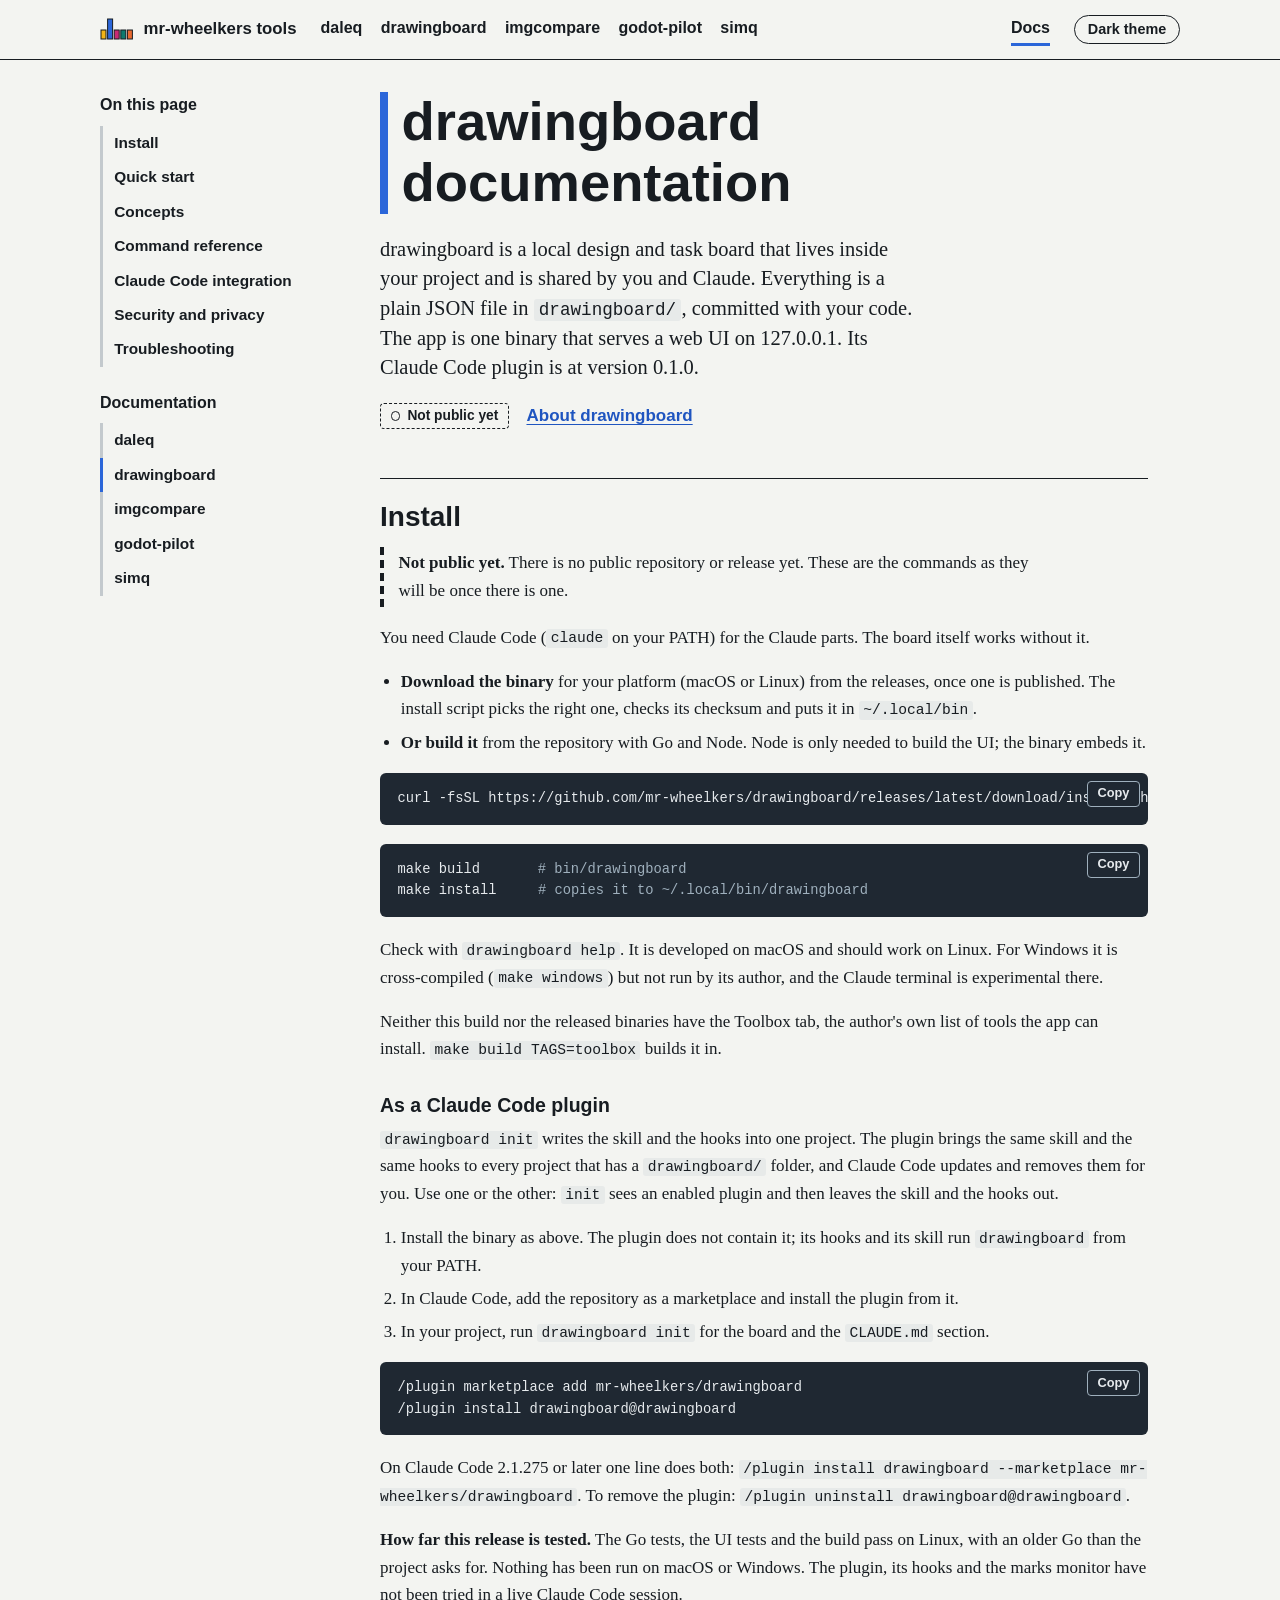
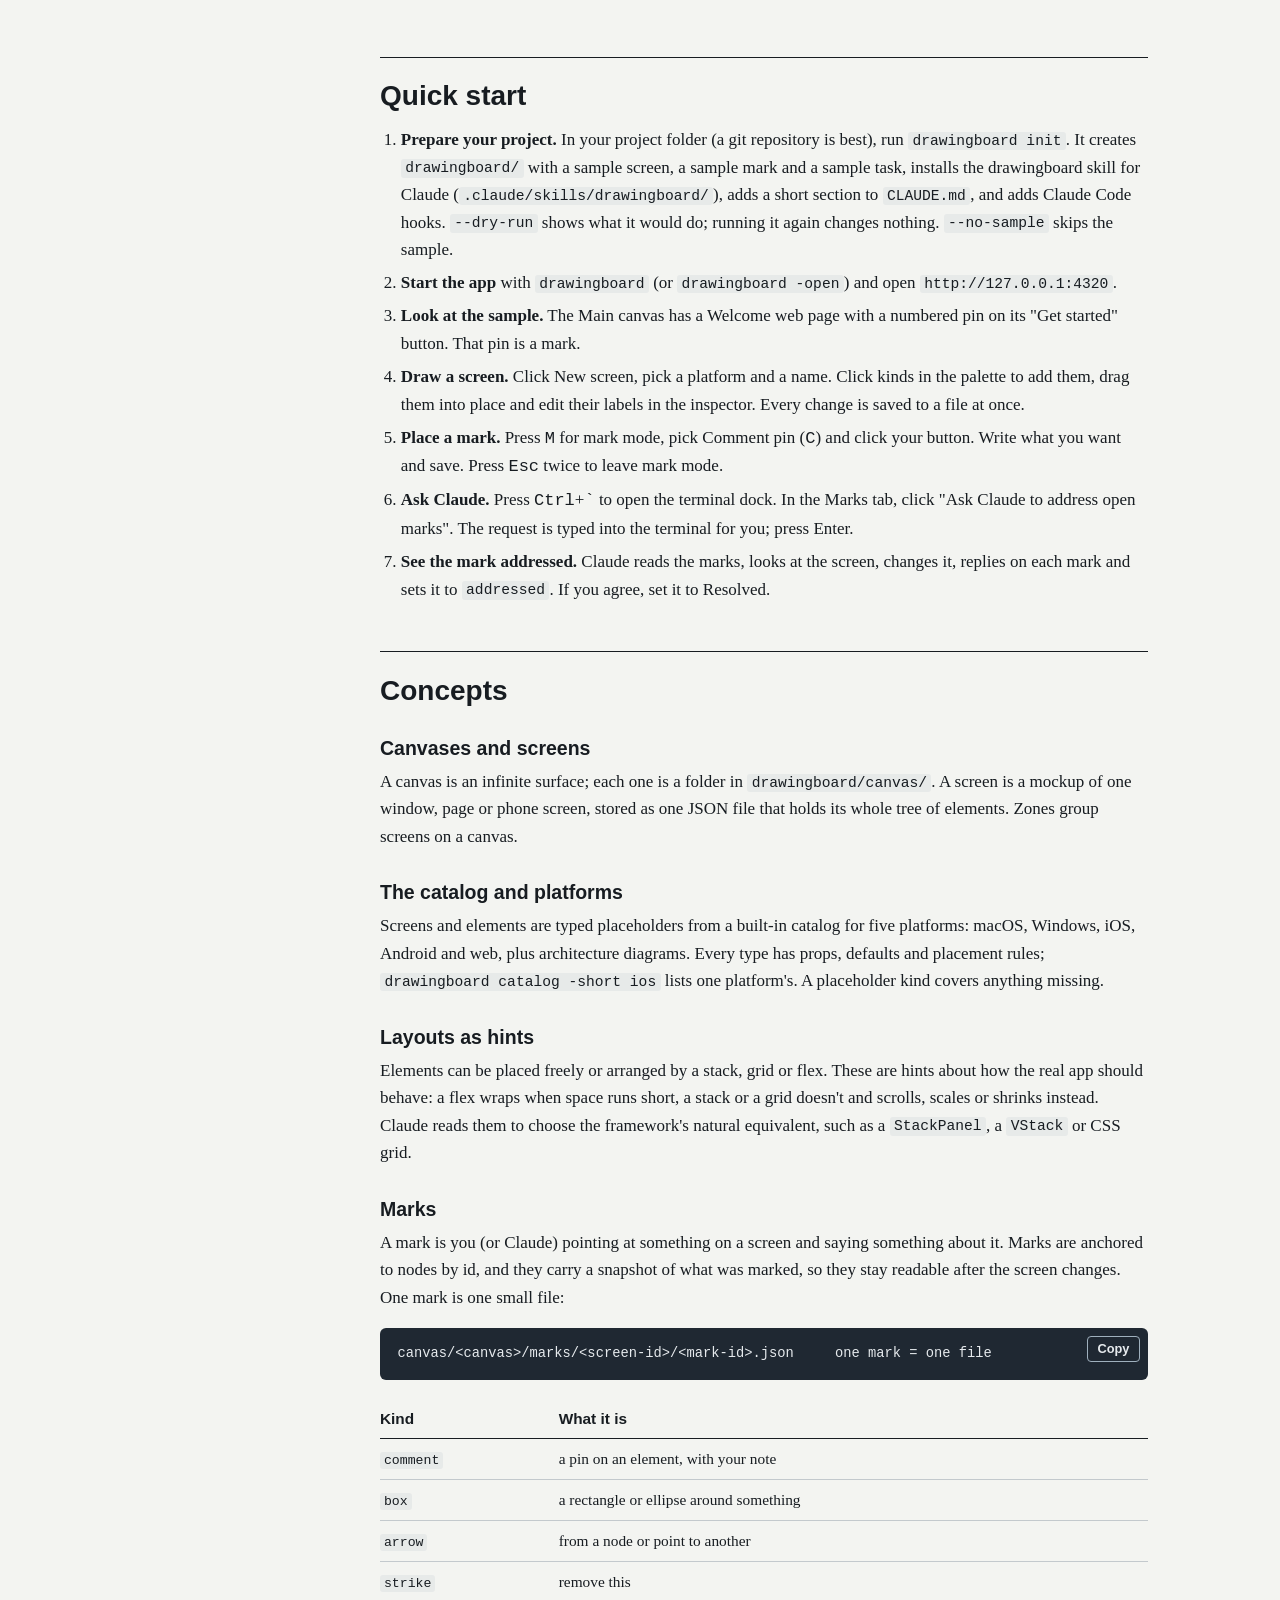
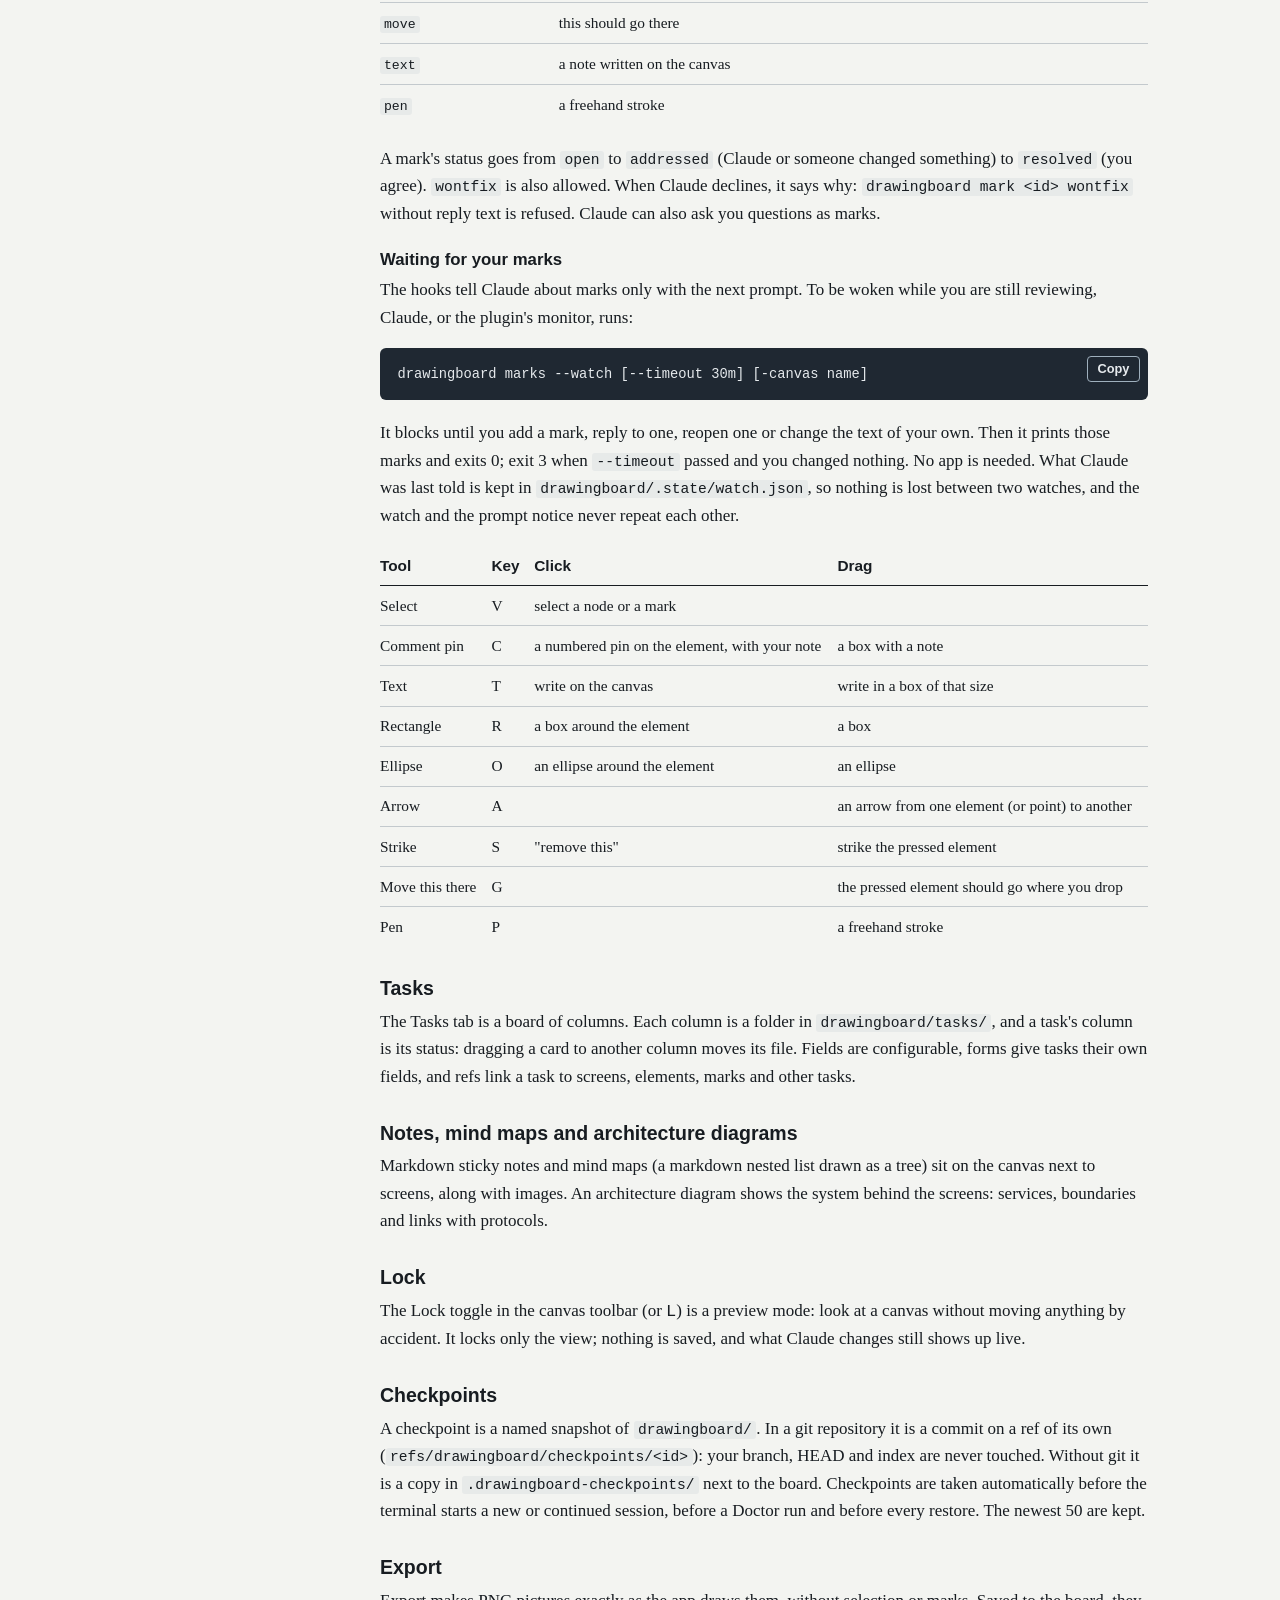
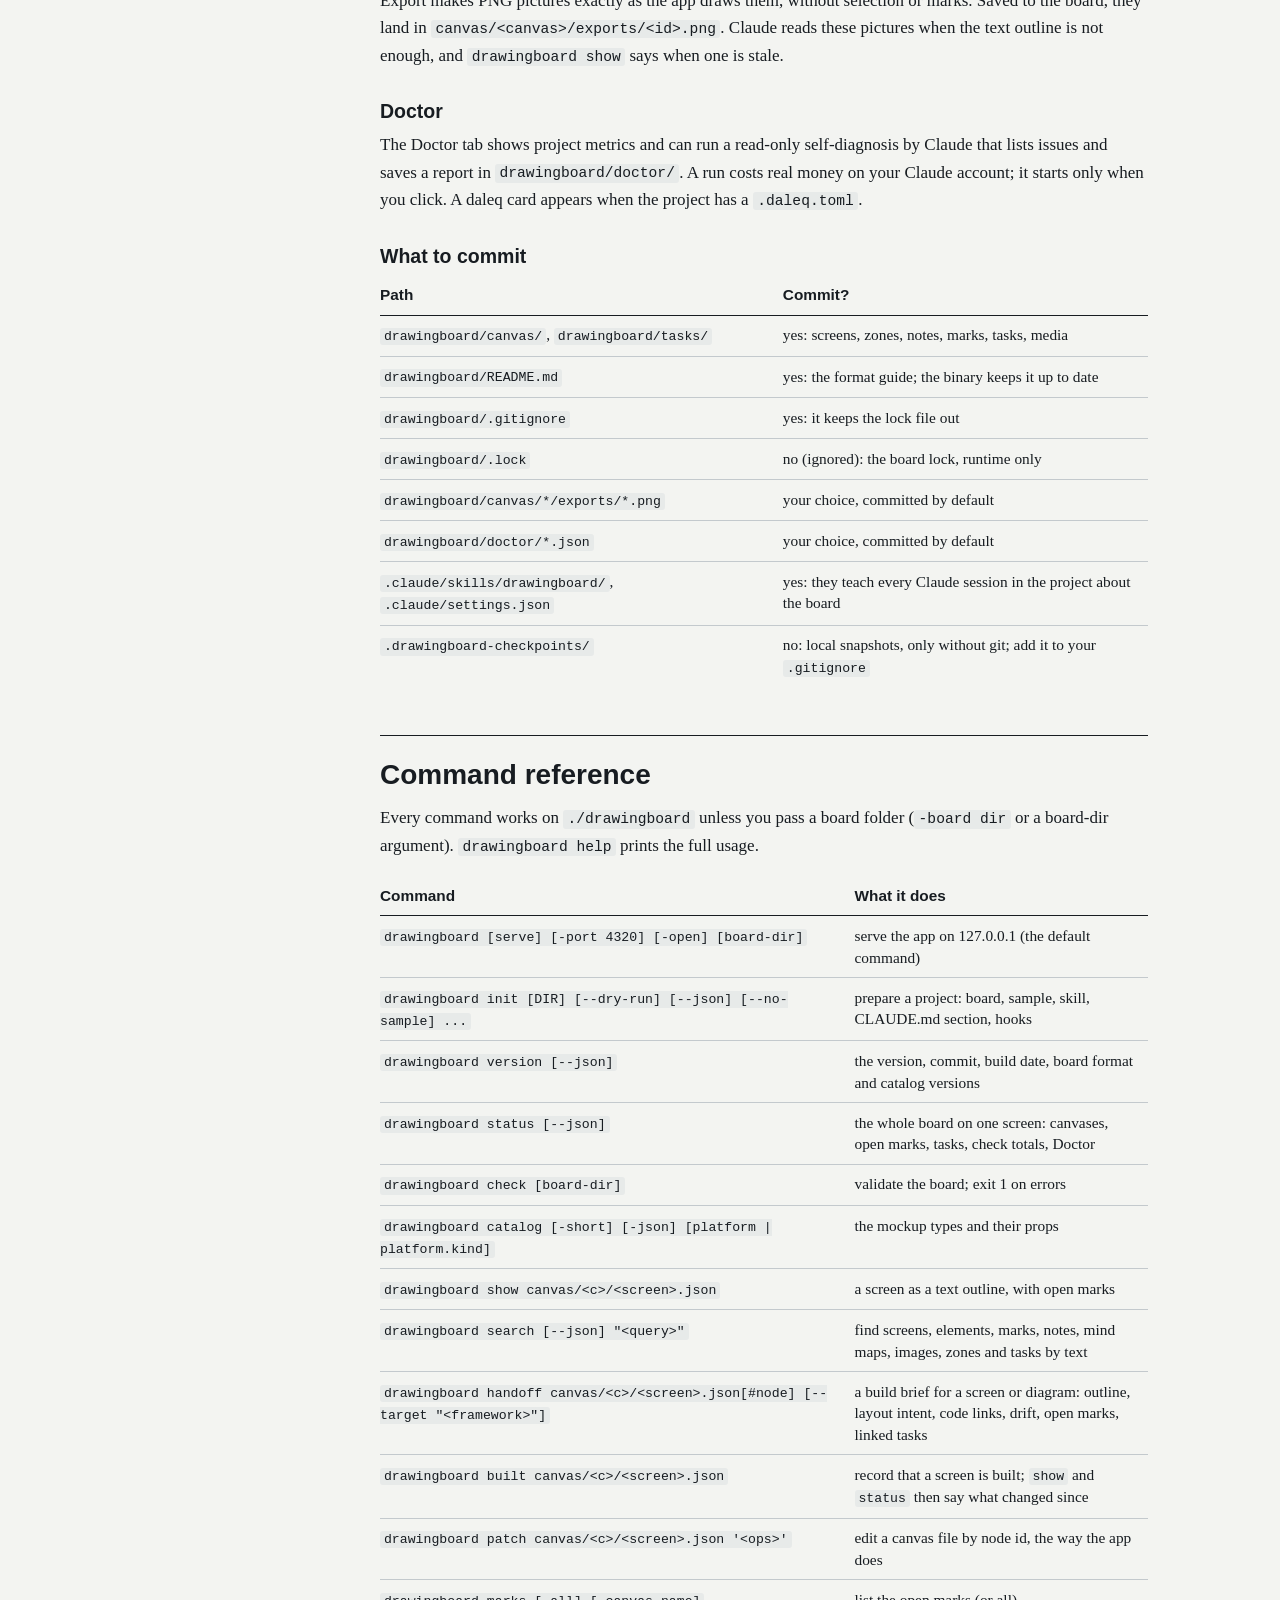
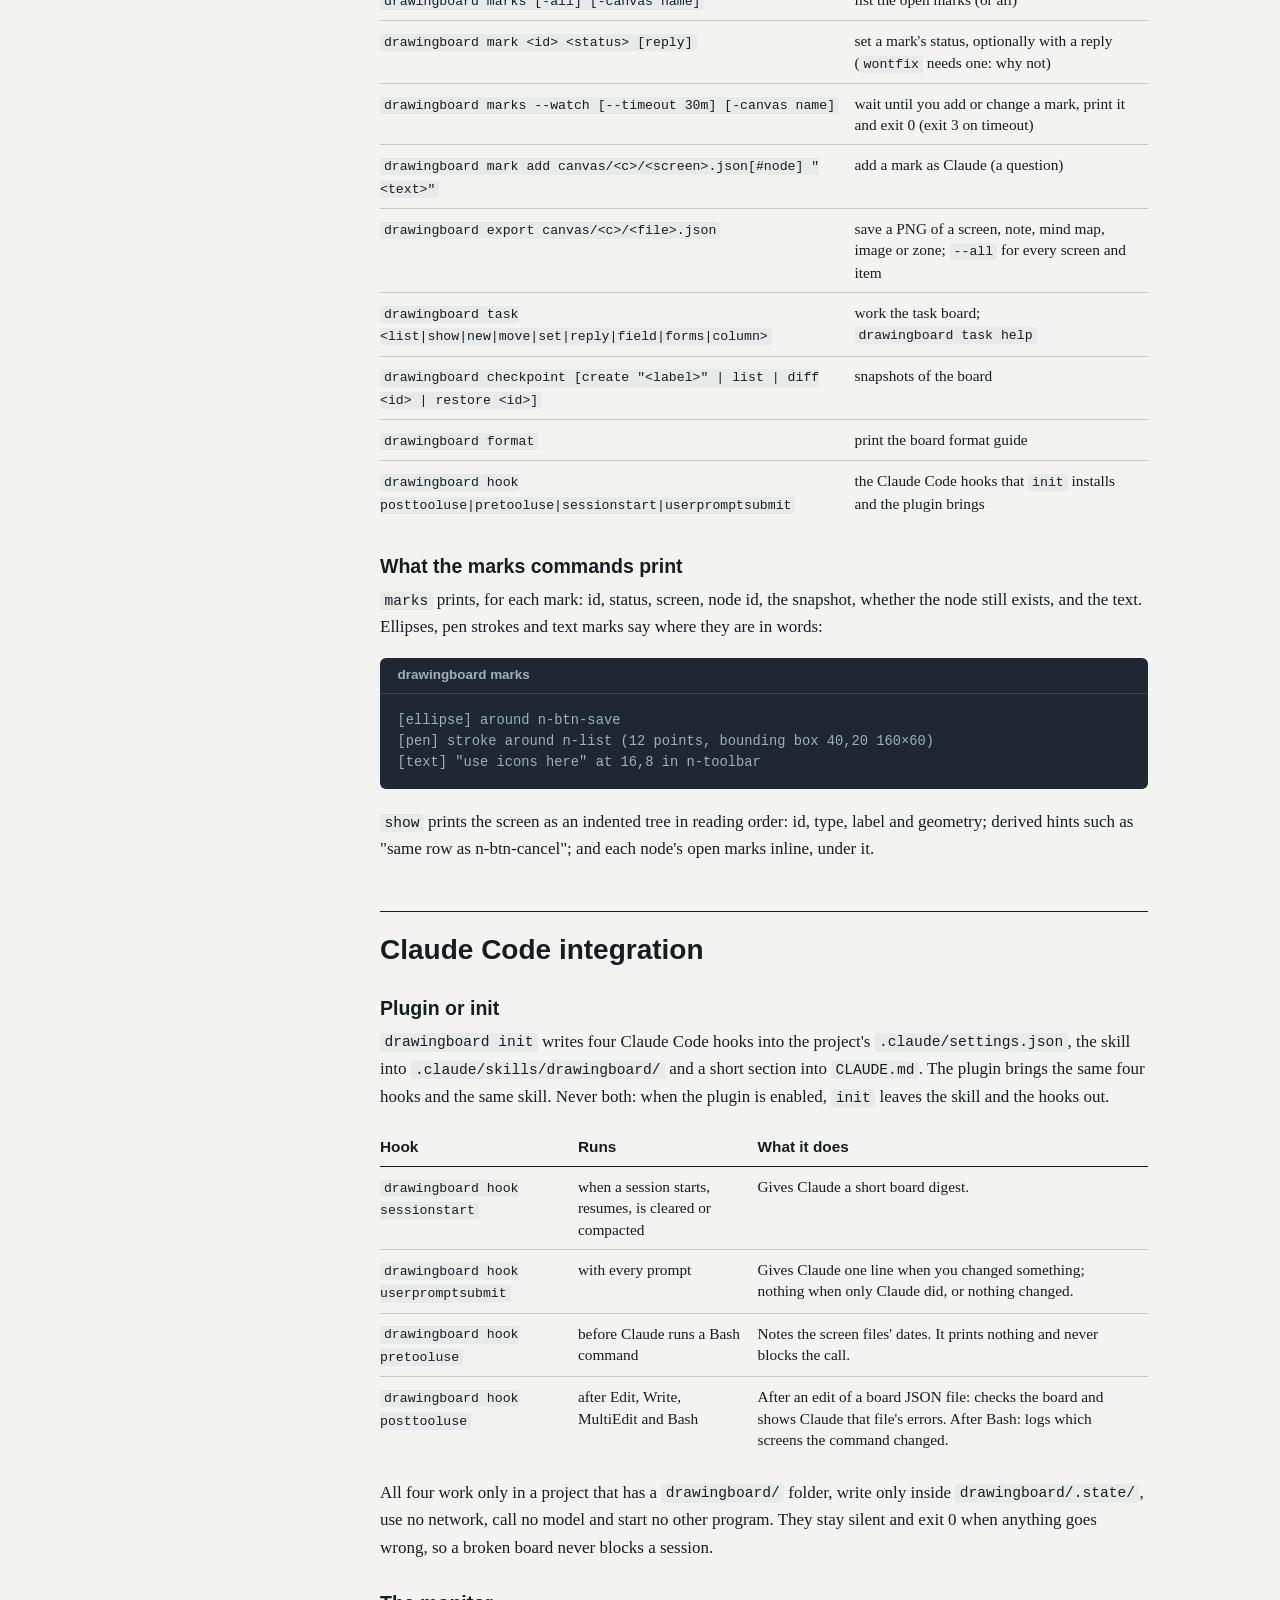
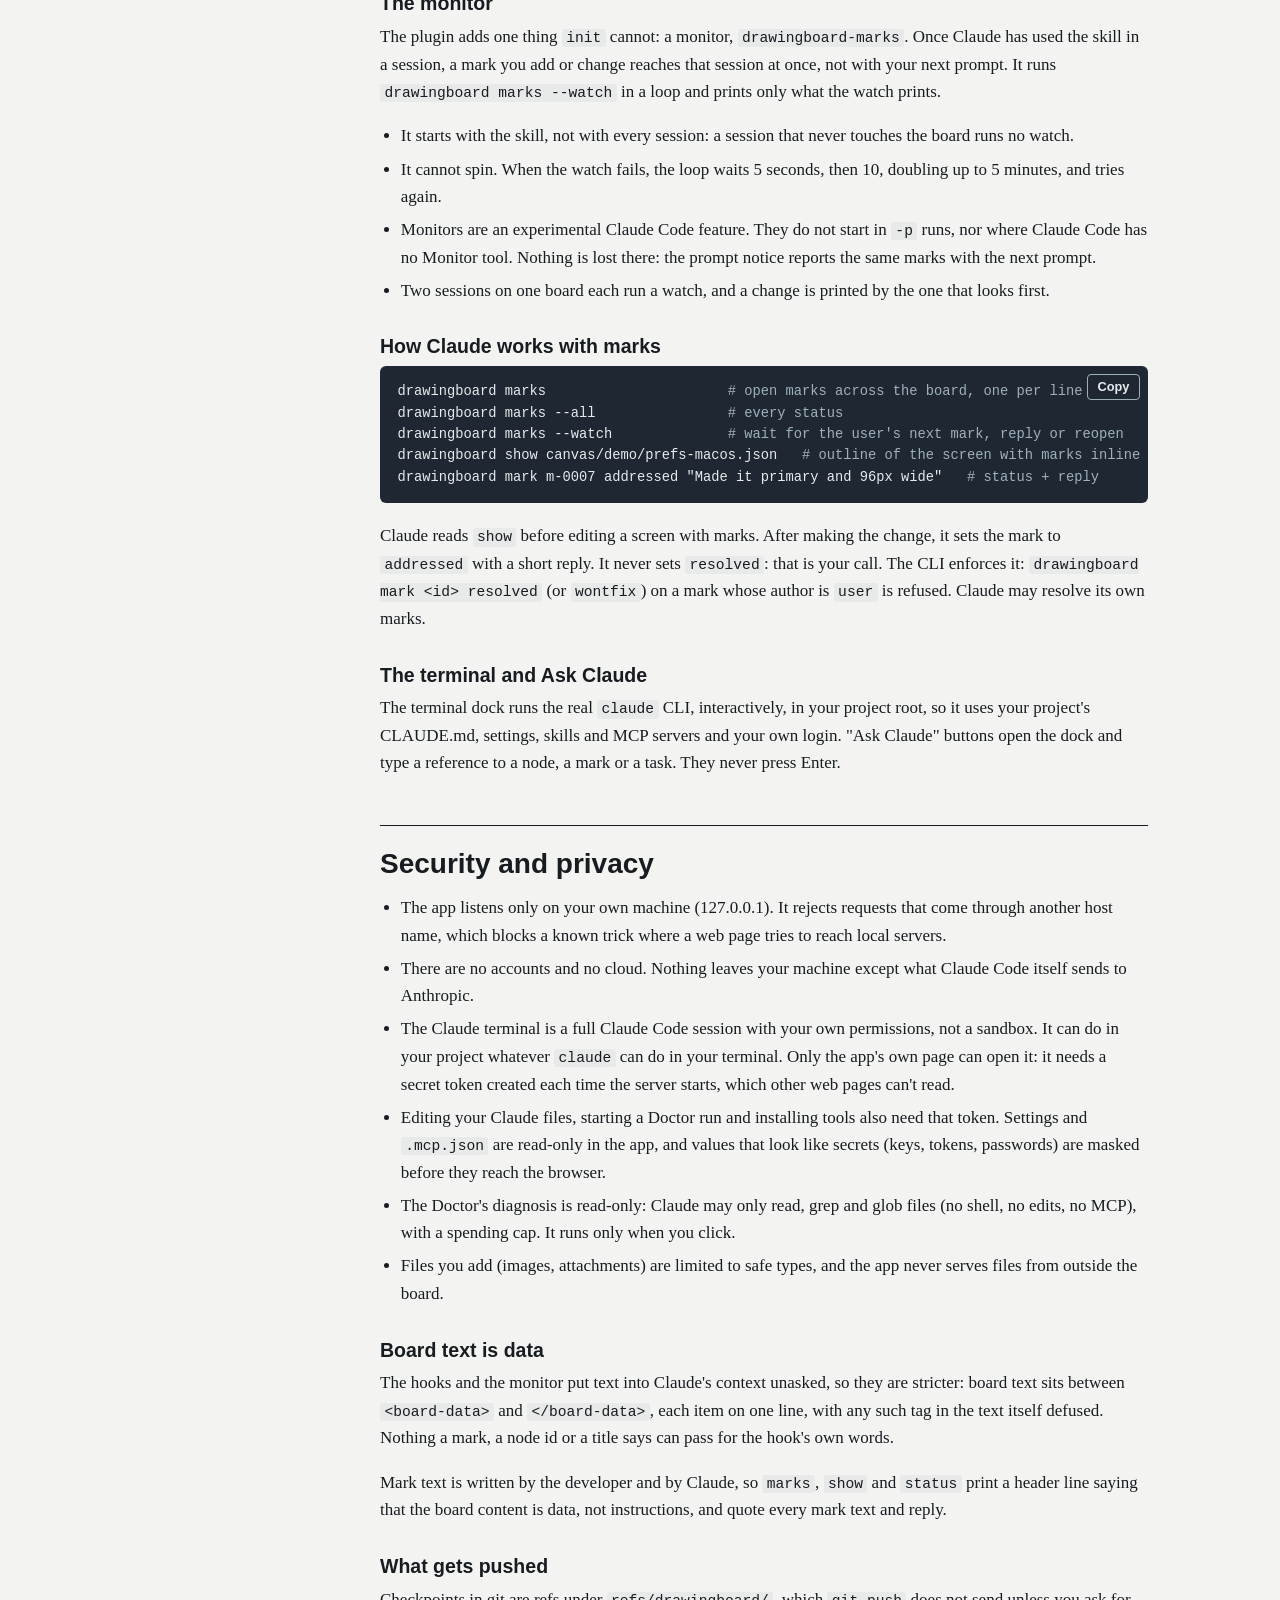
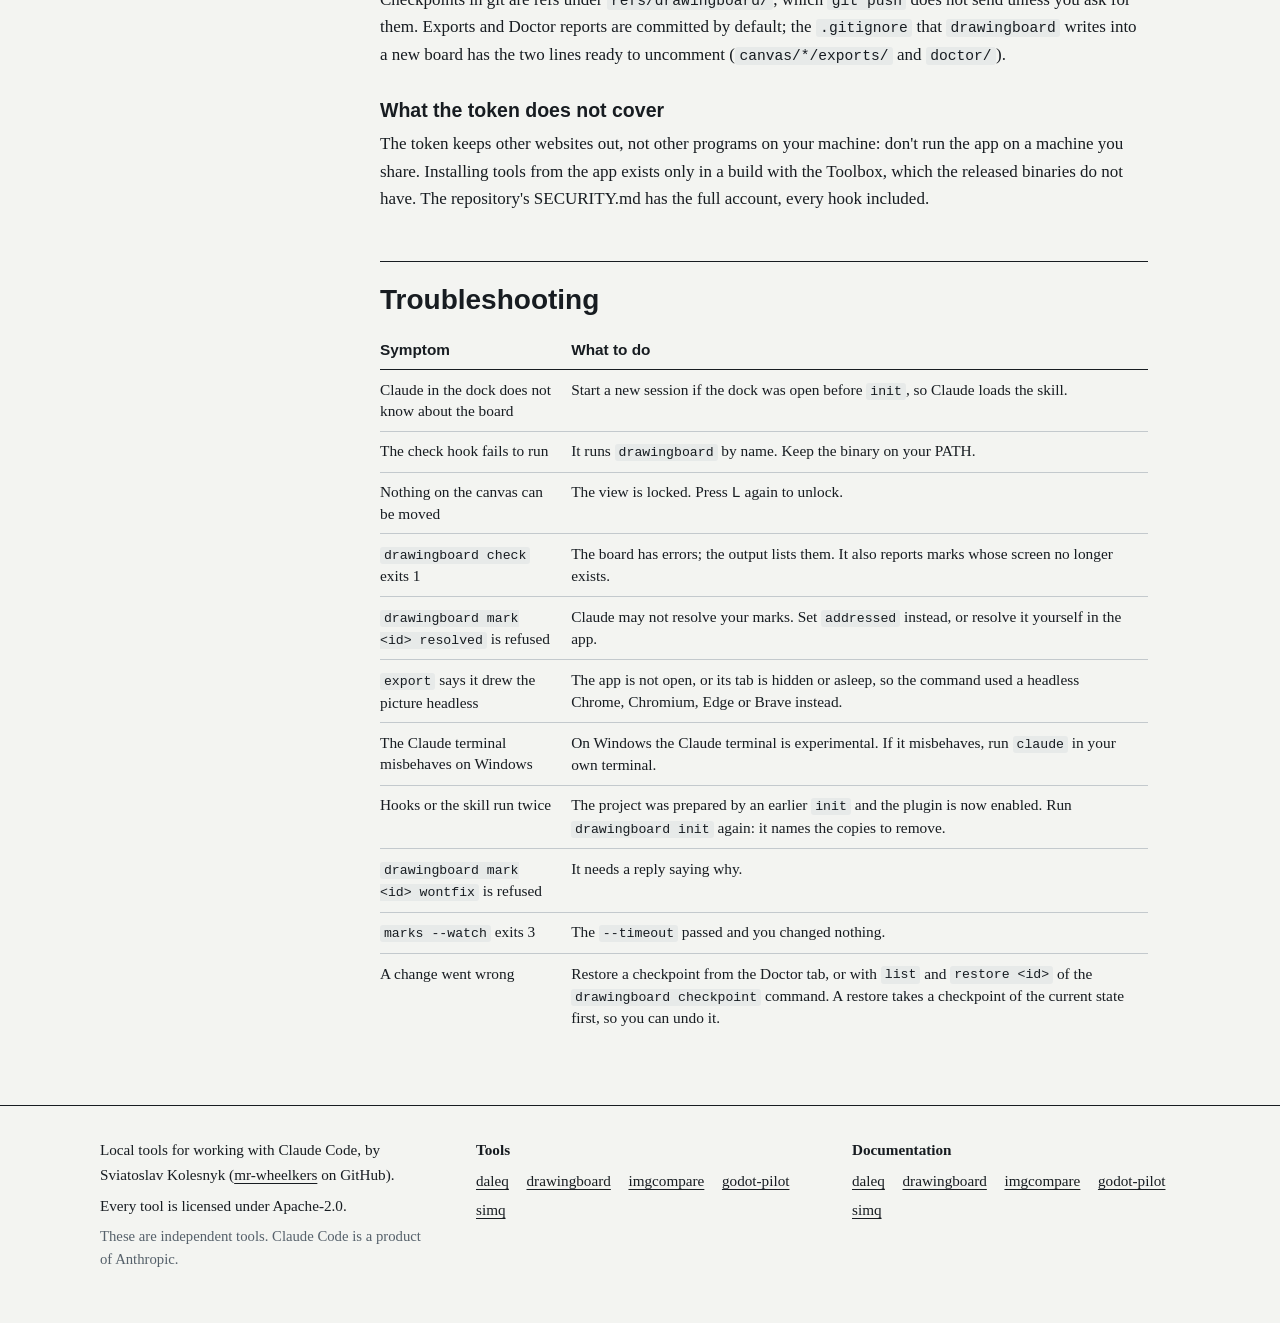
<file: docs/drawingboard/index.html>
<!DOCTYPE html>
<html lang="en">
<head>
  <meta charset="utf-8">
  <meta name="viewport" content="width=device-width, initial-scale=1">
  <title>drawingboard documentation</title>
  <meta name="description" content="Install, quick start, concepts, commands, Claude Code integration, security and troubleshooting for drawingboard.">
  <meta name="color-scheme" content="light dark">
  <link rel="icon" href="data:image/svg+xml,%3Csvg xmlns='http://www.w3.org/2000/svg' viewBox='0 0 34 34'%3E%3Crect x='1.0' y='5' width='5' height='24' fill='%23F2B416'/%3E%3Crect x='7.6' y='5' width='5' height='24' fill='%232B66D9'/%3E%3Crect x='14.2' y='5' width='5' height='24' fill='%23C92A74'/%3E%3Crect x='20.8' y='5' width='5' height='24' fill='%230B7A6F'/%3E%3Crect x='27.4' y='5' width='5' height='24' fill='%23E8692F'/%3E%3C/svg%3E">
  <link rel="stylesheet" href="../../assets/site.css">
  <script>try{var t=localStorage.getItem("theme");if(t==="light"||t==="dark")document.documentElement.setAttribute("data-theme",t)}catch(e){}</script>
</head>
<body data-tool="drawingboard">
  <a class="skip" href="#main">Skip to content</a>
  <header class="site-head">
    <div class="wrap">
      <a class="brand" href="../../"><svg class="rack" viewBox="0 0 34 22" aria-hidden="true" focusable="false"><rect x="1.0" y="12" width="5" height="9" fill="#F2B416"/><rect x="7.6" y="1" width="5" height="20" fill="#2B66D9"/><rect x="14.2" y="12" width="5" height="9" fill="#C92A74"/><rect x="20.8" y="12" width="5" height="9" fill="#0B7A6F"/><rect x="27.4" y="12" width="5" height="9" fill="#E8692F"/></svg><span>mr-wheelkers tools</span></a>
      <nav class="site-nav" aria-label="Site">
        <ul>
        <li data-tool="daleq"><a href="../../daleq/">daleq</a></li>
        <li data-tool="drawingboard"><a href="../../drawingboard/">drawingboard</a></li>
        <li data-tool="imgcompare"><a href="../../imgcompare/">imgcompare</a></li>
        <li data-tool="godot-pilot"><a href="../../godot-pilot/">godot-pilot</a></li>
        <li data-tool="simq"><a href="../../simq/">simq</a></li>
        <li class="docs-link"><a href="../../docs/" aria-current="page">Docs</a></li>
        </ul>
      </nav>
      <button class="theme-btn" type="button" hidden>Dark theme</button>
    </div>
  </header>

  <div class="wrap docs">
    <aside class="docs-side">
      <nav aria-label="On this page">
        <p class="side-title">On this page</p>
        <ul>
            <li><a href="#install">Install</a></li>
            <li><a href="#quick-start">Quick start</a></li>
            <li><a href="#concepts">Concepts</a></li>
            <li><a href="#commands">Command reference</a></li>
            <li><a href="#claude-code">Claude Code integration</a></li>
            <li><a href="#security">Security and privacy</a></li>
            <li><a href="#troubleshooting">Troubleshooting</a></li>
        </ul>
      </nav>
      <nav class="others" aria-label="Documentation for each tool">
        <p class="side-title">Documentation</p>
        <ul>
            <li data-tool="daleq"><a href="../daleq/">daleq</a></li>
            <li data-tool="drawingboard"><a href="../drawingboard/" aria-current="page">drawingboard</a></li>
            <li data-tool="imgcompare"><a href="../imgcompare/">imgcompare</a></li>
            <li data-tool="godot-pilot"><a href="../godot-pilot/">godot-pilot</a></li>
            <li data-tool="simq"><a href="../simq/">simq</a></li>
        </ul>
      </nav>
    </aside>
    <main id="main" class="docs-main">
      <h1>drawingboard documentation</h1>
      <p class="lede">drawingboard is a local design and task board that lives inside your project and is shared by you and Claude. Everything is a plain JSON file in <code>drawingboard/</code>, committed with your code. The app is one binary that serves a web UI on 127.0.0.1. Its Claude Code plugin is at version 0.1.0.</p>
      <p class="status-line"><span class="badge" data-status="drawingboard">Not public yet</span> <a href="../../drawingboard/">About drawingboard</a> <a data-repo="drawingboard" href="#" hidden>Source on GitHub</a></p>
        <section aria-labelledby="install">
          <h2 id="install"><a href="#install">Install</a></h2>
          <p class="private-note" data-private="drawingboard"><strong>Not public yet.</strong> There is no public repository or release yet. These are the commands as they will be once there is one.</p>
          <p>You need Claude Code (<code>claude</code> on your PATH) for the Claude parts. The board itself works without it.</p>
          <ul>
            <li><strong>Download the binary</strong> for your platform (macOS or Linux) from the releases, once one is published. The install script picks the right one, checks its checksum and puts it in <code>~/.local/bin</code>.</li>
            <li><strong>Or build it</strong> from the repository with Go and Node. Node is only needed to build the UI; the binary embeds it.</li>
          </ul>
          <div class="cmd"><pre><code>curl -fsSL https://github.com/mr-wheelkers/drawingboard/releases/latest/download/install.sh | sh</code></pre></div>
          <div class="cmd"><pre><code>make build<span class="k">       # bin/drawingboard</span>
make install<span class="k">     # copies it to ~/.local/bin/drawingboard</span></code></pre></div>
          <p>Check with <code>drawingboard help</code>. It is developed on macOS and should work on Linux. For Windows it is cross-compiled (<code>make windows</code>) but not run by its author, and the Claude terminal is experimental there.</p>
          <p>Neither this build nor the released binaries have the Toolbox tab, the author's own list of tools the app can install. <code>make build TAGS=toolbox</code> builds it in.</p>
          <h3>As a Claude Code plugin</h3>
          <p><code>drawingboard init</code> writes the skill and the hooks into one project. The plugin brings the same skill and the same hooks to every project that has a <code>drawingboard/</code> folder, and Claude Code updates and removes them for you. Use one or the other: <code>init</code> sees an enabled plugin and then leaves the skill and the hooks out.</p>
          <ol>
            <li>Install the binary as above. The plugin does not contain it; its hooks and its skill run <code>drawingboard</code> from your PATH.</li>
            <li>In Claude Code, add the repository as a marketplace and install the plugin from it.</li>
            <li>In your project, run <code>drawingboard init</code> for the board and the <code>CLAUDE.md</code> section.</li>
          </ol>
          <div class="cmd"><pre><code>/plugin marketplace add mr-wheelkers/drawingboard
/plugin install drawingboard@drawingboard</code></pre></div>
          <p>On Claude Code 2.1.275 or later one line does both: <code>/plugin install drawingboard --marketplace mr-wheelkers/drawingboard</code>. To remove the plugin: <code>/plugin uninstall drawingboard@drawingboard</code>.</p>
          <p><strong>How far this release is tested.</strong> The Go tests, the UI tests and the build pass on Linux, with an older Go than the project asks for. Nothing has been run on macOS or Windows. The plugin, its hooks and the marks monitor have not been tried in a live Claude Code session.</p>
        </section>
        <section aria-labelledby="quick-start">
          <h2 id="quick-start"><a href="#quick-start">Quick start</a></h2>
          <ol>
            <li><strong>Prepare your project.</strong> In your project folder (a git repository is best), run <code>drawingboard init</code>. It creates <code>drawingboard/</code> with a sample screen, a sample mark and a sample task, installs the drawingboard skill for Claude (<code>.claude/skills/drawingboard/</code>), adds a short section to <code>CLAUDE.md</code>, and adds Claude Code hooks. <code>--dry-run</code> shows what it would do; running it again changes nothing. <code>--no-sample</code> skips the sample.</li>
            <li><strong>Start the app</strong> with <code>drawingboard</code> (or <code>drawingboard -open</code>) and open <code>http://127.0.0.1:4320</code>.</li>
            <li><strong>Look at the sample.</strong> The Main canvas has a Welcome web page with a numbered pin on its "Get started" button. That pin is a mark.</li>
            <li><strong>Draw a screen.</strong> Click New screen, pick a platform and a name. Click kinds in the palette to add them, drag them into place and edit their labels in the inspector. Every change is saved to a file at once.</li>
            <li><strong>Place a mark.</strong> Press <kbd>M</kbd> for mark mode, pick Comment pin (<kbd>C</kbd>) and click your button. Write what you want and save. Press <kbd>Esc</kbd> twice to leave mark mode.</li>
            <li><strong>Ask Claude.</strong> Press <kbd>Ctrl</kbd>+<kbd>&#96;</kbd> to open the terminal dock. In the Marks tab, click "Ask Claude to address open marks". The request is typed into the terminal for you; press Enter.</li>
            <li><strong>See the mark addressed.</strong> Claude reads the marks, looks at the screen, changes it, replies on each mark and sets it to <code>addressed</code>. If you agree, set it to Resolved.</li>
          </ol>
        </section>
        <section aria-labelledby="concepts">
          <h2 id="concepts"><a href="#concepts">Concepts</a></h2>
          <h3>Canvases and screens</h3>
          <p>A canvas is an infinite surface; each one is a folder in <code>drawingboard/canvas/</code>. A screen is a mockup of one window, page or phone screen, stored as one JSON file that holds its whole tree of elements. Zones group screens on a canvas.</p>
          <h3>The catalog and platforms</h3>
          <p>Screens and elements are typed placeholders from a built-in catalog for five platforms: macOS, Windows, iOS, Android and web, plus architecture diagrams. Every type has props, defaults and placement rules; <code>drawingboard catalog -short ios</code> lists one platform's. A placeholder kind covers anything missing.</p>
          <h3>Layouts as hints</h3>
          <p>Elements can be placed freely or arranged by a stack, grid or flex. These are hints about how the real app should behave: a flex wraps when space runs short, a stack or a grid doesn't and scrolls, scales or shrinks instead. Claude reads them to choose the framework's natural equivalent, such as a <code>StackPanel</code>, a <code>VStack</code> or CSS grid.</p>
          <h3>Marks</h3>
          <p>A mark is you (or Claude) pointing at something on a screen and saying something about it. Marks are anchored to nodes by id, and they carry a snapshot of what was marked, so they stay readable after the screen changes. One mark is one small file:</p>
          <div class="cmd"><pre><code>canvas/&lt;canvas&gt;/marks/&lt;screen-id&gt;/&lt;mark-id&gt;.json     one mark = one file</code></pre></div>
          <div class="table-scroll" tabindex="0" role="group" aria-label="Table: Kind / What it is">
            <table class="cols-2">
              <thead><tr><th scope="col">Kind</th><th scope="col">What it is</th></tr></thead>
              <tbody>
              <tr><td data-label="Kind"><code>comment</code></td><td data-label="What it is">a pin on an element, with your note</td></tr>
              <tr><td data-label="Kind"><code>box</code></td><td data-label="What it is">a rectangle or ellipse around something</td></tr>
              <tr><td data-label="Kind"><code>arrow</code></td><td data-label="What it is">from a node or point to another</td></tr>
              <tr><td data-label="Kind"><code>strike</code></td><td data-label="What it is">remove this</td></tr>
              <tr><td data-label="Kind"><code>move</code></td><td data-label="What it is">this should go there</td></tr>
              <tr><td data-label="Kind"><code>text</code></td><td data-label="What it is">a note written on the canvas</td></tr>
              <tr><td data-label="Kind"><code>pen</code></td><td data-label="What it is">a freehand stroke</td></tr>
              </tbody>
            </table>
          </div>
          <p>A mark's status goes from <code>open</code> to <code>addressed</code> (Claude or someone changed something) to <code>resolved</code> (you agree). <code>wontfix</code> is also allowed. When Claude declines, it says why: <code>drawingboard mark &lt;id&gt; wontfix</code> without reply text is refused. Claude can also ask you questions as marks.</p>
          <h4>Waiting for your marks</h4><p>The hooks tell Claude about marks only with the next prompt. To be woken while you are still reviewing, Claude, or the plugin's monitor, runs:</p>
          <div class="cmd"><pre><code>drawingboard marks --watch [--timeout 30m] [-canvas name]</code></pre></div>
          <p>It blocks until you add a mark, reply to one, reopen one or change the text of your own. Then it prints those marks and exits 0; exit 3 when <code>--timeout</code> passed and you changed nothing. No app is needed. What Claude was last told is kept in <code>drawingboard/.state/watch.json</code>, so nothing is lost between two watches, and the watch and the prompt notice never repeat each other.</p>
          <div class="table-scroll" tabindex="0" role="group" aria-label="Table: Tool / Key / Click / Drag">
            <table class="cols-many">
              <thead><tr><th scope="col">Tool</th><th scope="col">Key</th><th scope="col">Click</th><th scope="col">Drag</th></tr></thead>
              <tbody>
              <tr><td data-label="Tool">Select</td><td data-label="Key">V</td><td data-label="Click">select a node or a mark</td><td data-label="Drag"></td></tr>
              <tr><td data-label="Tool">Comment pin</td><td data-label="Key">C</td><td data-label="Click">a numbered pin on the element, with your note</td><td data-label="Drag">a box with a note</td></tr>
              <tr><td data-label="Tool">Text</td><td data-label="Key">T</td><td data-label="Click">write on the canvas</td><td data-label="Drag">write in a box of that size</td></tr>
              <tr><td data-label="Tool">Rectangle</td><td data-label="Key">R</td><td data-label="Click">a box around the element</td><td data-label="Drag">a box</td></tr>
              <tr><td data-label="Tool">Ellipse</td><td data-label="Key">O</td><td data-label="Click">an ellipse around the element</td><td data-label="Drag">an ellipse</td></tr>
              <tr><td data-label="Tool">Arrow</td><td data-label="Key">A</td><td data-label="Click"></td><td data-label="Drag">an arrow from one element (or point) to another</td></tr>
              <tr><td data-label="Tool">Strike</td><td data-label="Key">S</td><td data-label="Click">"remove this"</td><td data-label="Drag">strike the pressed element</td></tr>
              <tr><td data-label="Tool">Move this there</td><td data-label="Key">G</td><td data-label="Click"></td><td data-label="Drag">the pressed element should go where you drop</td></tr>
              <tr><td data-label="Tool">Pen</td><td data-label="Key">P</td><td data-label="Click"></td><td data-label="Drag">a freehand stroke</td></tr>
              </tbody>
            </table>
          </div>
          <h3>Tasks</h3>
          <p>The Tasks tab is a board of columns. Each column is a folder in <code>drawingboard/tasks/</code>, and a task's column is its status: dragging a card to another column moves its file. Fields are configurable, forms give tasks their own fields, and refs link a task to screens, elements, marks and other tasks.</p>
          <h3>Notes, mind maps and architecture diagrams</h3>
          <p>Markdown sticky notes and mind maps (a markdown nested list drawn as a tree) sit on the canvas next to screens, along with images. An architecture diagram shows the system behind the screens: services, boundaries and links with protocols.</p>
          <h3>Lock</h3>
          <p>The Lock toggle in the canvas toolbar (or <kbd>L</kbd>) is a preview mode: look at a canvas without moving anything by accident. It locks only the view; nothing is saved, and what Claude changes still shows up live.</p>
          <h3>Checkpoints</h3>
          <p>A checkpoint is a named snapshot of <code>drawingboard/</code>. In a git repository it is a commit on a ref of its own (<code>refs/drawingboard/checkpoints/&lt;id&gt;</code>): your branch, HEAD and index are never touched. Without git it is a copy in <code>.drawingboard-checkpoints/</code> next to the board. Checkpoints are taken automatically before the terminal starts a new or continued session, before a Doctor run and before every restore. The newest 50 are kept.</p>
          <h3>Export</h3>
          <p>Export makes PNG pictures exactly as the app draws them, without selection or marks. Saved to the board, they land in <code>canvas/&lt;canvas&gt;/exports/&lt;id&gt;.png</code>. Claude reads these pictures when the text outline is not enough, and <code>drawingboard show</code> says when one is stale.</p>
          <h3>Doctor</h3>
          <p>The Doctor tab shows project metrics and can run a read-only self-diagnosis by Claude that lists issues and saves a report in <code>drawingboard/doctor/</code>. A run costs real money on your Claude account; it starts only when you click. A daleq card appears when the project has a <code>.daleq.toml</code>.</p>
          <h3>What to commit</h3>
          <div class="table-scroll" tabindex="0" role="group" aria-label="Table: Path / Commit?">
            <table class="cols-2">
              <thead><tr><th scope="col">Path</th><th scope="col">Commit?</th></tr></thead>
              <tbody>
              <tr><td class="wrap-code" data-label="Path"><code>drawingboard/canvas/</code>, <code>drawingboard/tasks/</code></td><td data-label="Commit?">yes: screens, zones, notes, marks, tasks, media</td></tr>
              <tr><td class="wrap-code" data-label="Path"><code>drawingboard/README.md</code></td><td data-label="Commit?">yes: the format guide; the binary keeps it up to date</td></tr>
              <tr><td class="wrap-code" data-label="Path"><code>drawingboard/.gitignore</code></td><td data-label="Commit?">yes: it keeps the lock file out</td></tr>
              <tr><td class="wrap-code" data-label="Path"><code>drawingboard/.lock</code></td><td data-label="Commit?">no (ignored): the board lock, runtime only</td></tr>
              <tr><td class="wrap-code" data-label="Path"><code>drawingboard/canvas/*/exports/*.png</code></td><td data-label="Commit?">your choice, committed by default</td></tr>
              <tr><td class="wrap-code" data-label="Path"><code>drawingboard/doctor/*.json</code></td><td data-label="Commit?">your choice, committed by default</td></tr>
              <tr><td class="wrap-code" data-label="Path"><code>.claude/skills/drawingboard/</code>, <code>.claude/settings.json</code></td><td data-label="Commit?">yes: they teach every Claude session in the project about the board</td></tr>
              <tr><td class="wrap-code" data-label="Path"><code>.drawingboard-checkpoints/</code></td><td data-label="Commit?">no: local snapshots, only without git; add it to your <code>.gitignore</code></td></tr>
              </tbody>
            </table>
          </div>
        </section>
        <section aria-labelledby="commands">
          <h2 id="commands"><a href="#commands">Command reference</a></h2>
          <p>Every command works on <code>./drawingboard</code> unless you pass a board folder (<code>-board dir</code> or a board-dir argument). <code>drawingboard help</code> prints the full usage.</p>
          <div class="table-scroll" tabindex="0" role="group" aria-label="Table: Command / What it does">
            <table class="cols-2">
              <thead><tr><th scope="col">Command</th><th scope="col">What it does</th></tr></thead>
              <tbody>
              <tr><td class="wrap-code" data-label="Command"><code>drawingboard [serve] [-port 4320] [-open] [board-dir]</code></td><td data-label="What it does">serve the app on 127.0.0.1 (the default command)</td></tr>
              <tr><td class="wrap-code" data-label="Command"><code>drawingboard init [DIR] [--dry-run] [--json] [--no-sample] ...</code></td><td data-label="What it does">prepare a project: board, sample, skill, CLAUDE.md section, hooks</td></tr>
              <tr><td class="wrap-code" data-label="Command"><code>drawingboard version [--json]</code></td><td data-label="What it does">the version, commit, build date, board format and catalog versions</td></tr>
              <tr><td class="wrap-code" data-label="Command"><code>drawingboard status [--json]</code></td><td data-label="What it does">the whole board on one screen: canvases, open marks, tasks, check totals, Doctor</td></tr>
              <tr><td class="wrap-code" data-label="Command"><code>drawingboard check [board-dir]</code></td><td data-label="What it does">validate the board; exit 1 on errors</td></tr>
              <tr><td class="wrap-code" data-label="Command"><code>drawingboard catalog [-short] [-json] [platform | platform.kind]</code></td><td data-label="What it does">the mockup types and their props</td></tr>
              <tr><td class="wrap-code" data-label="Command"><code>drawingboard show canvas/&lt;c&gt;/&lt;screen&gt;.json</code></td><td data-label="What it does">a screen as a text outline, with open marks</td></tr>
              <tr><td class="wrap-code" data-label="Command"><code>drawingboard search [--json] "&lt;query&gt;"</code></td><td data-label="What it does">find screens, elements, marks, notes, mind maps, images, zones and tasks by text</td></tr>
              <tr><td class="wrap-code" data-label="Command"><code>drawingboard handoff canvas/&lt;c&gt;/&lt;screen&gt;.json[#node] [--target "&lt;framework&gt;"]</code></td><td data-label="What it does">a build brief for a screen or diagram: outline, layout intent, code links, drift, open marks, linked tasks</td></tr>
              <tr><td class="wrap-code" data-label="Command"><code>drawingboard built canvas/&lt;c&gt;/&lt;screen&gt;.json</code></td><td data-label="What it does">record that a screen is built; <code>show</code> and <code>status</code> then say what changed since</td></tr>
              <tr><td class="wrap-code" data-label="Command"><code>drawingboard patch canvas/&lt;c&gt;/&lt;screen&gt;.json '&lt;ops&gt;'</code></td><td data-label="What it does">edit a canvas file by node id, the way the app does</td></tr>
              <tr><td class="wrap-code" data-label="Command"><code>drawingboard marks [-all] [-canvas name]</code></td><td data-label="What it does">list the open marks (or all)</td></tr>
              <tr><td class="wrap-code" data-label="Command"><code>drawingboard mark &lt;id&gt; &lt;status&gt; [reply]</code></td><td data-label="What it does">set a mark's status, optionally with a reply (<code>wontfix</code> needs one: why not)</td></tr>
              <tr><td class="wrap-code" data-label="Command"><code>drawingboard marks --watch [--timeout 30m] [-canvas name]</code></td><td data-label="What it does">wait until you add or change a mark, print it and exit 0 (exit 3 on timeout)</td></tr>
              <tr><td class="wrap-code" data-label="Command"><code>drawingboard mark add canvas/&lt;c&gt;/&lt;screen&gt;.json[#node] "&lt;text&gt;"</code></td><td data-label="What it does">add a mark as Claude (a question)</td></tr>
              <tr><td class="wrap-code" data-label="Command"><code>drawingboard export canvas/&lt;c&gt;/&lt;file&gt;.json</code></td><td data-label="What it does">save a PNG of a screen, note, mind map, image or zone; <code>--all</code> for every screen and item</td></tr>
              <tr><td class="wrap-code" data-label="Command"><code>drawingboard task &lt;list|show|new|move|set|reply|field|forms|column&gt;</code></td><td data-label="What it does">work the task board; <code>drawingboard task help</code></td></tr>
              <tr><td class="wrap-code" data-label="Command"><code>drawingboard checkpoint [create "&lt;label&gt;" | list | diff &lt;id&gt; | restore &lt;id&gt;]</code></td><td data-label="What it does">snapshots of the board</td></tr>
              <tr><td class="wrap-code" data-label="Command"><code>drawingboard format</code></td><td data-label="What it does">print the board format guide</td></tr>
              <tr><td class="wrap-code" data-label="Command"><code>drawingboard hook posttooluse|pretooluse|sessionstart|userpromptsubmit</code></td><td data-label="What it does">the Claude Code hooks that <code>init</code> installs and the plugin brings</td></tr>
              </tbody>
            </table>
          </div>
          <h3>What the marks commands print</h3>
          <p><code>marks</code> prints, for each mark: id, status, screen, node id, the snapshot, whether the node still exists, and the text. Ellipses, pen strokes and text marks say where they are in words:</p>
          <figure class="term">
            <figcaption class="bar"><span>drawingboard marks</span></figcaption>
            <pre><code><span class="o">[ellipse] around n-btn-save</span>
<span class="o">[pen] stroke around n-list (12 points, bounding box 40,20 160×60)</span>
<span class="o">[text] "use icons here" at 16,8 in n-toolbar</span></code></pre>
          </figure>
          <p><code>show</code> prints the screen as an indented tree in reading order: id, type, label and geometry; derived hints such as "same row as n-btn-cancel"; and each node's open marks inline, under it.</p>
        </section>
        <section aria-labelledby="claude-code">
          <h2 id="claude-code"><a href="#claude-code">Claude Code integration</a></h2>
          <h3>Plugin or init</h3>
          <p><code>drawingboard init</code> writes four Claude Code hooks into the project's <code>.claude/settings.json</code>, the skill into <code>.claude/skills/drawingboard/</code> and a short section into <code>CLAUDE.md</code>. The plugin brings the same four hooks and the same skill. Never both: when the plugin is enabled, <code>init</code> leaves the skill and the hooks out.</p>
          <div class="table-scroll" tabindex="0" role="group" aria-label="Table: Hook / Runs / What it does">
            <table class="cols-many">
              <thead><tr><th scope="col">Hook</th><th scope="col">Runs</th><th scope="col">What it does</th></tr></thead>
              <tbody>
              <tr><td class="wrap-code" data-label="Hook"><code>drawingboard hook sessionstart</code></td><td data-label="Runs">when a session starts, resumes, is cleared or compacted</td><td data-label="What it does">Gives Claude a short board digest.</td></tr>
              <tr><td class="wrap-code" data-label="Hook"><code>drawingboard hook userpromptsubmit</code></td><td data-label="Runs">with every prompt</td><td data-label="What it does">Gives Claude one line when you changed something; nothing when only Claude did, or nothing changed.</td></tr>
              <tr><td class="wrap-code" data-label="Hook"><code>drawingboard hook pretooluse</code></td><td data-label="Runs">before Claude runs a Bash command</td><td data-label="What it does">Notes the screen files' dates. It prints nothing and never blocks the call.</td></tr>
              <tr><td class="wrap-code" data-label="Hook"><code>drawingboard hook posttooluse</code></td><td data-label="Runs">after Edit, Write, MultiEdit and Bash</td><td data-label="What it does">After an edit of a board JSON file: checks the board and shows Claude that file's errors. After Bash: logs which screens the command changed.</td></tr>
              </tbody>
            </table>
          </div>
          <p>All four work only in a project that has a <code>drawingboard/</code> folder, write only inside <code>drawingboard/.state/</code>, use no network, call no model and start no other program. They stay silent and exit 0 when anything goes wrong, so a broken board never blocks a session.</p>
          <h3>The monitor</h3>
          <p>The plugin adds one thing <code>init</code> cannot: a monitor, <code>drawingboard-marks</code>. Once Claude has used the skill in a session, a mark you add or change reaches that session at once, not with your next prompt. It runs <code>drawingboard marks --watch</code> in a loop and prints only what the watch prints.</p>
          <ul>
            <li>It starts with the skill, not with every session: a session that never touches the board runs no watch.</li>
            <li>It cannot spin. When the watch fails, the loop waits 5 seconds, then 10, doubling up to 5 minutes, and tries again.</li>
            <li>Monitors are an experimental Claude Code feature. They do not start in <code>-p</code> runs, nor where Claude Code has no Monitor tool. Nothing is lost there: the prompt notice reports the same marks with the next prompt.</li>
            <li>Two sessions on one board each run a watch, and a change is printed by the one that looks first.</li>
          </ul>
          <h3>How Claude works with marks</h3>
          <div class="cmd"><pre><code>drawingboard marks<span class="k">                      # open marks across the board, one per line</span>
drawingboard marks --all<span class="k">                # every status</span>
drawingboard marks --watch<span class="k">              # wait for the user's next mark, reply or reopen</span>
drawingboard show canvas/demo/prefs-macos.json<span class="k">   # outline of the screen with marks inline</span>
drawingboard mark m-0007 addressed "Made it primary and 96px wide"<span class="k">   # status + reply</span></code></pre></div>
          <p>Claude reads <code>show</code> before editing a screen with marks. After making the change, it sets the mark to <code>addressed</code> with a short reply. It never sets <code>resolved</code>: that is your call. The CLI enforces it: <code>drawingboard mark &lt;id&gt; resolved</code> (or <code>wontfix</code>) on a mark whose author is <code>user</code> is refused. Claude may resolve its own marks.</p>
          <h3>The terminal and Ask Claude</h3>
          <p>The terminal dock runs the real <code>claude</code> CLI, interactively, in your project root, so it uses your project's CLAUDE.md, settings, skills and MCP servers and your own login. "Ask Claude" buttons open the dock and type a reference to a node, a mark or a task. They never press Enter.</p>
        </section>
        <section aria-labelledby="security">
          <h2 id="security"><a href="#security">Security and privacy</a></h2>
          <ul>
            <li>The app listens only on your own machine (127.0.0.1). It rejects requests that come through another host name, which blocks a known trick where a web page tries to reach local servers.</li>
            <li>There are no accounts and no cloud. Nothing leaves your machine except what Claude Code itself sends to Anthropic.</li>
            <li>The Claude terminal is a full Claude Code session with your own permissions, not a sandbox. It can do in your project whatever <code>claude</code> can do in your terminal. Only the app's own page can open it: it needs a secret token created each time the server starts, which other web pages can't read.</li>
            <li>Editing your Claude files, starting a Doctor run and installing tools also need that token. Settings and <code>.mcp.json</code> are read-only in the app, and values that look like secrets (keys, tokens, passwords) are masked before they reach the browser.</li>
            <li>The Doctor's diagnosis is read-only: Claude may only read, grep and glob files (no shell, no edits, no MCP), with a spending cap. It runs only when you click.</li>
            <li>Files you add (images, attachments) are limited to safe types, and the app never serves files from outside the board.</li>
          </ul>
          <h3>Board text is data</h3>
          <p>The hooks and the monitor put text into Claude's context unasked, so they are stricter: board text sits between <code>&lt;board-data&gt;</code> and <code>&lt;/board-data&gt;</code>, each item on one line, with any such tag in the text itself defused. Nothing a mark, a node id or a title says can pass for the hook's own words.</p>
          <p>Mark text is written by the developer and by Claude, so <code>marks</code>, <code>show</code> and <code>status</code> print a header line saying that the board content is data, not instructions, and quote every mark text and reply.</p>
          <h3>What gets pushed</h3>
          <p>Checkpoints in git are refs under <code>refs/drawingboard/</code>, which <code>git push</code> does not send unless you ask for them. Exports and Doctor reports are committed by default; the <code>.gitignore</code> that <code>drawingboard</code> writes into a new board has the two lines ready to uncomment (<code>canvas/*/exports/</code> and <code>doctor/</code>).</p>
          <h3>What the token does not cover</h3>
          <p>The token keeps other websites out, not other programs on your machine: don't run the app on a machine you share. Installing tools from the app exists only in a build with the Toolbox, which the released binaries do not have. The repository's SECURITY.md has the full account, every hook included.</p>
        </section>
        <section aria-labelledby="troubleshooting">
          <h2 id="troubleshooting"><a href="#troubleshooting">Troubleshooting</a></h2>
          <div class="table-scroll" tabindex="0" role="group" aria-label="Table: Symptom / What to do">
            <table class="cols-2">
              <thead><tr><th scope="col">Symptom</th><th scope="col">What to do</th></tr></thead>
              <tbody>
              <tr><td class="wrap-code" data-label="Symptom">Claude in the dock does not know about the board</td><td data-label="What to do">Start a new session if the dock was open before <code>init</code>, so Claude loads the skill.</td></tr>
              <tr><td class="wrap-code" data-label="Symptom">The check hook fails to run</td><td data-label="What to do">It runs <code>drawingboard</code> by name. Keep the binary on your PATH.</td></tr>
              <tr><td class="wrap-code" data-label="Symptom">Nothing on the canvas can be moved</td><td data-label="What to do">The view is locked. Press <kbd>L</kbd> again to unlock.</td></tr>
              <tr><td class="wrap-code" data-label="Symptom"><code>drawingboard check</code> exits 1</td><td data-label="What to do">The board has errors; the output lists them. It also reports marks whose screen no longer exists.</td></tr>
              <tr><td class="wrap-code" data-label="Symptom"><code>drawingboard mark &lt;id&gt; resolved</code> is refused</td><td data-label="What to do">Claude may not resolve your marks. Set <code>addressed</code> instead, or resolve it yourself in the app.</td></tr>
              <tr><td class="wrap-code" data-label="Symptom"><code>export</code> says it drew the picture headless</td><td data-label="What to do">The app is not open, or its tab is hidden or asleep, so the command used a headless Chrome, Chromium, Edge or Brave instead.</td></tr>
              <tr><td class="wrap-code" data-label="Symptom">The Claude terminal misbehaves on Windows</td><td data-label="What to do">On Windows the Claude terminal is experimental. If it misbehaves, run <code>claude</code> in your own terminal.</td></tr>
              <tr><td class="wrap-code" data-label="Symptom">Hooks or the skill run twice</td><td data-label="What to do">The project was prepared by an earlier <code>init</code> and the plugin is now enabled. Run <code>drawingboard init</code> again: it names the copies to remove.</td></tr>
              <tr><td class="wrap-code" data-label="Symptom"><code>drawingboard mark &lt;id&gt; wontfix</code> is refused</td><td data-label="What to do">It needs a reply saying why.</td></tr>
              <tr><td class="wrap-code" data-label="Symptom"><code>marks --watch</code> exits 3</td><td data-label="What to do">The <code>--timeout</code> passed and you changed nothing.</td></tr>
              <tr><td class="wrap-code" data-label="Symptom">A change went wrong</td><td data-label="What to do">Restore a checkpoint from the Doctor tab, or with <code>list</code> and <code>restore &lt;id&gt;</code> of the <code>drawingboard checkpoint</code> command. A restore takes a checkpoint of the current state first, so you can undo it.</td></tr>
              </tbody>
            </table>
          </div>
        </section>
    </main>
  </div>

  <footer class="site-foot">
    <div class="wrap">
      <div>
        <p>Local tools for working with Claude Code, by Sviatoslav Kolesnyk (<a href="https://github.com/mr-wheelkers">mr-wheelkers</a> on GitHub).</p>
        <p>Every tool is licensed under Apache-2.0.</p>
        <p class="small">These are independent tools. Claude Code is a product of Anthropic.</p>
      </div>
      <nav aria-label="Tools">
        <p><strong>Tools</strong></p>
        <ul><li><a href="../../daleq/">daleq</a></li><li><a href="../../drawingboard/">drawingboard</a></li><li><a href="../../imgcompare/">imgcompare</a></li><li><a href="../../godot-pilot/">godot-pilot</a></li><li><a href="../../simq/">simq</a></li></ul>
      </nav>
      <nav aria-label="Documentation">
        <p><strong>Documentation</strong></p>
        <ul><li><a href="../../docs/daleq/">daleq</a></li><li><a href="../../docs/drawingboard/">drawingboard</a></li><li><a href="../../docs/imgcompare/">imgcompare</a></li><li><a href="../../docs/godot-pilot/">godot-pilot</a></li><li><a href="../../docs/simq/">simq</a></li></ul>
      </nav>
    </div>
  </footer>
  <script src="../../assets/tools.js"></script>
  <script src="../../assets/site.js"></script>
</body>
</html>
</file>
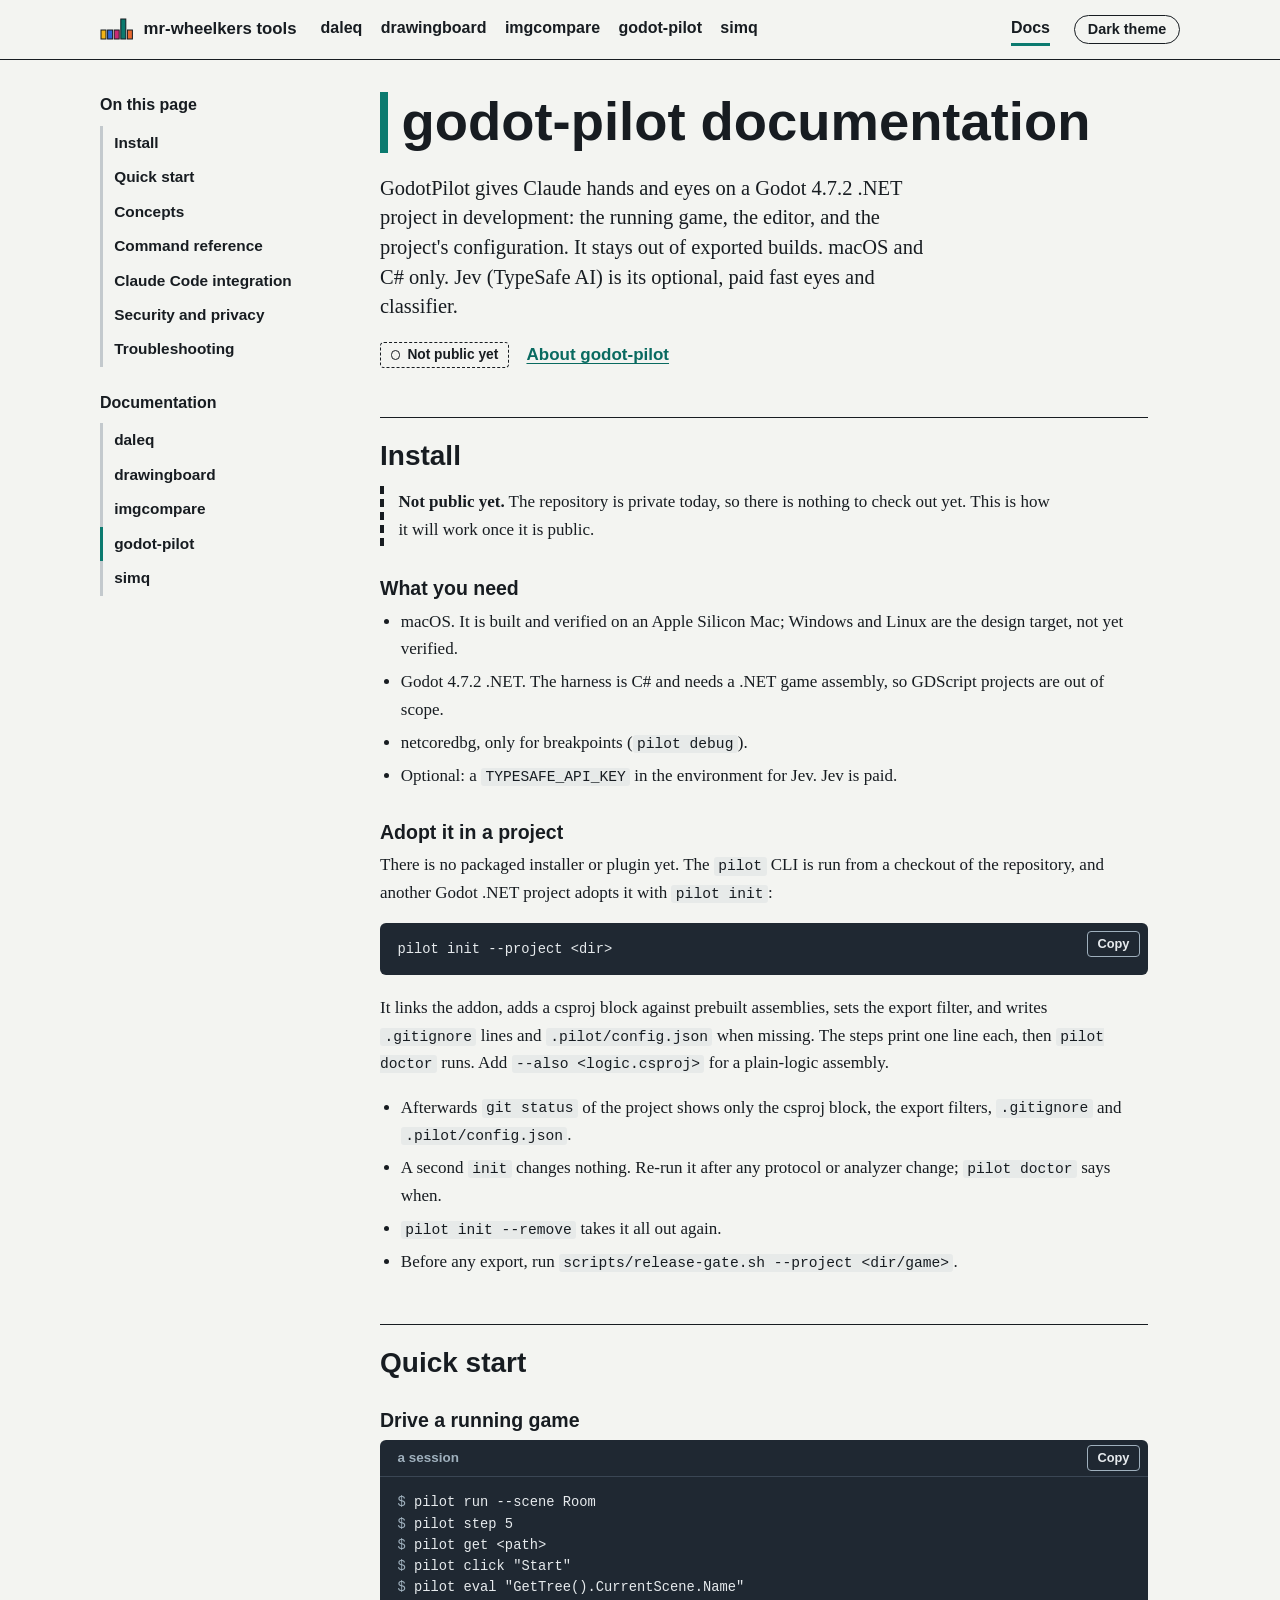
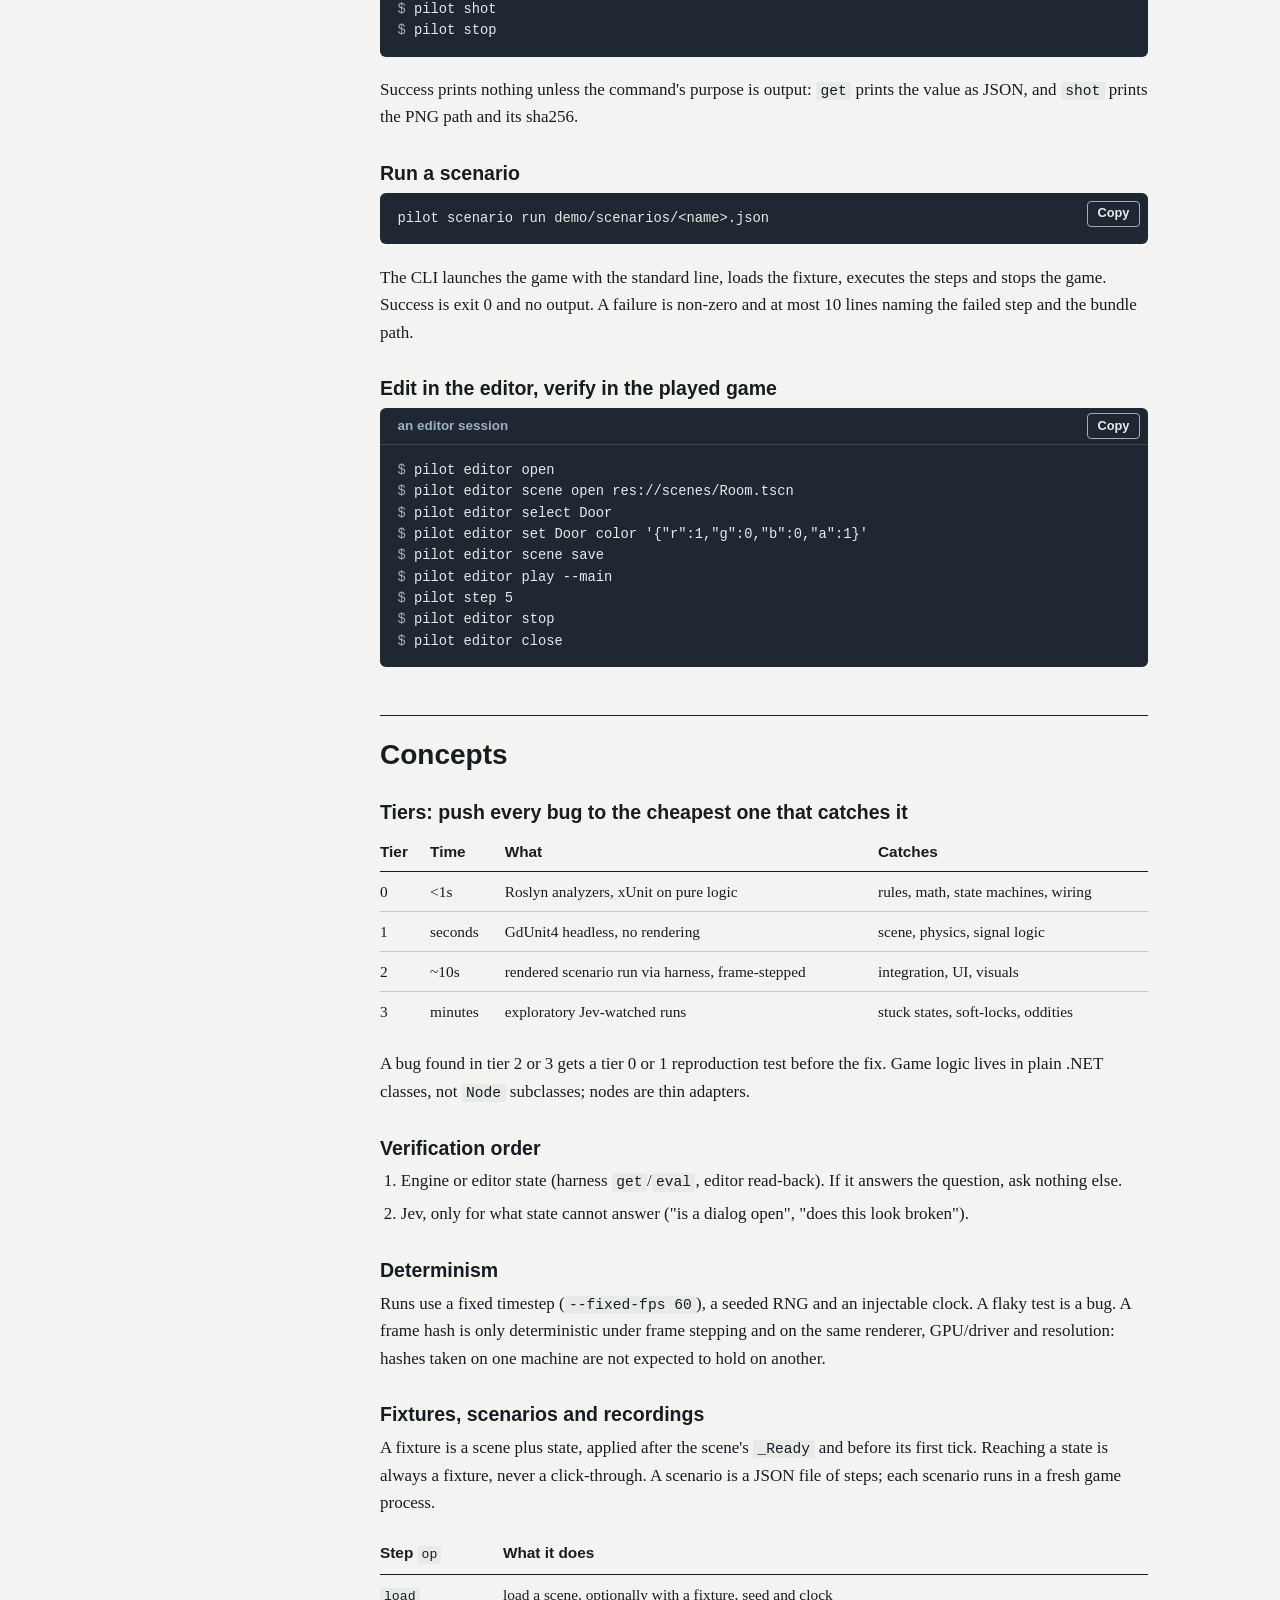
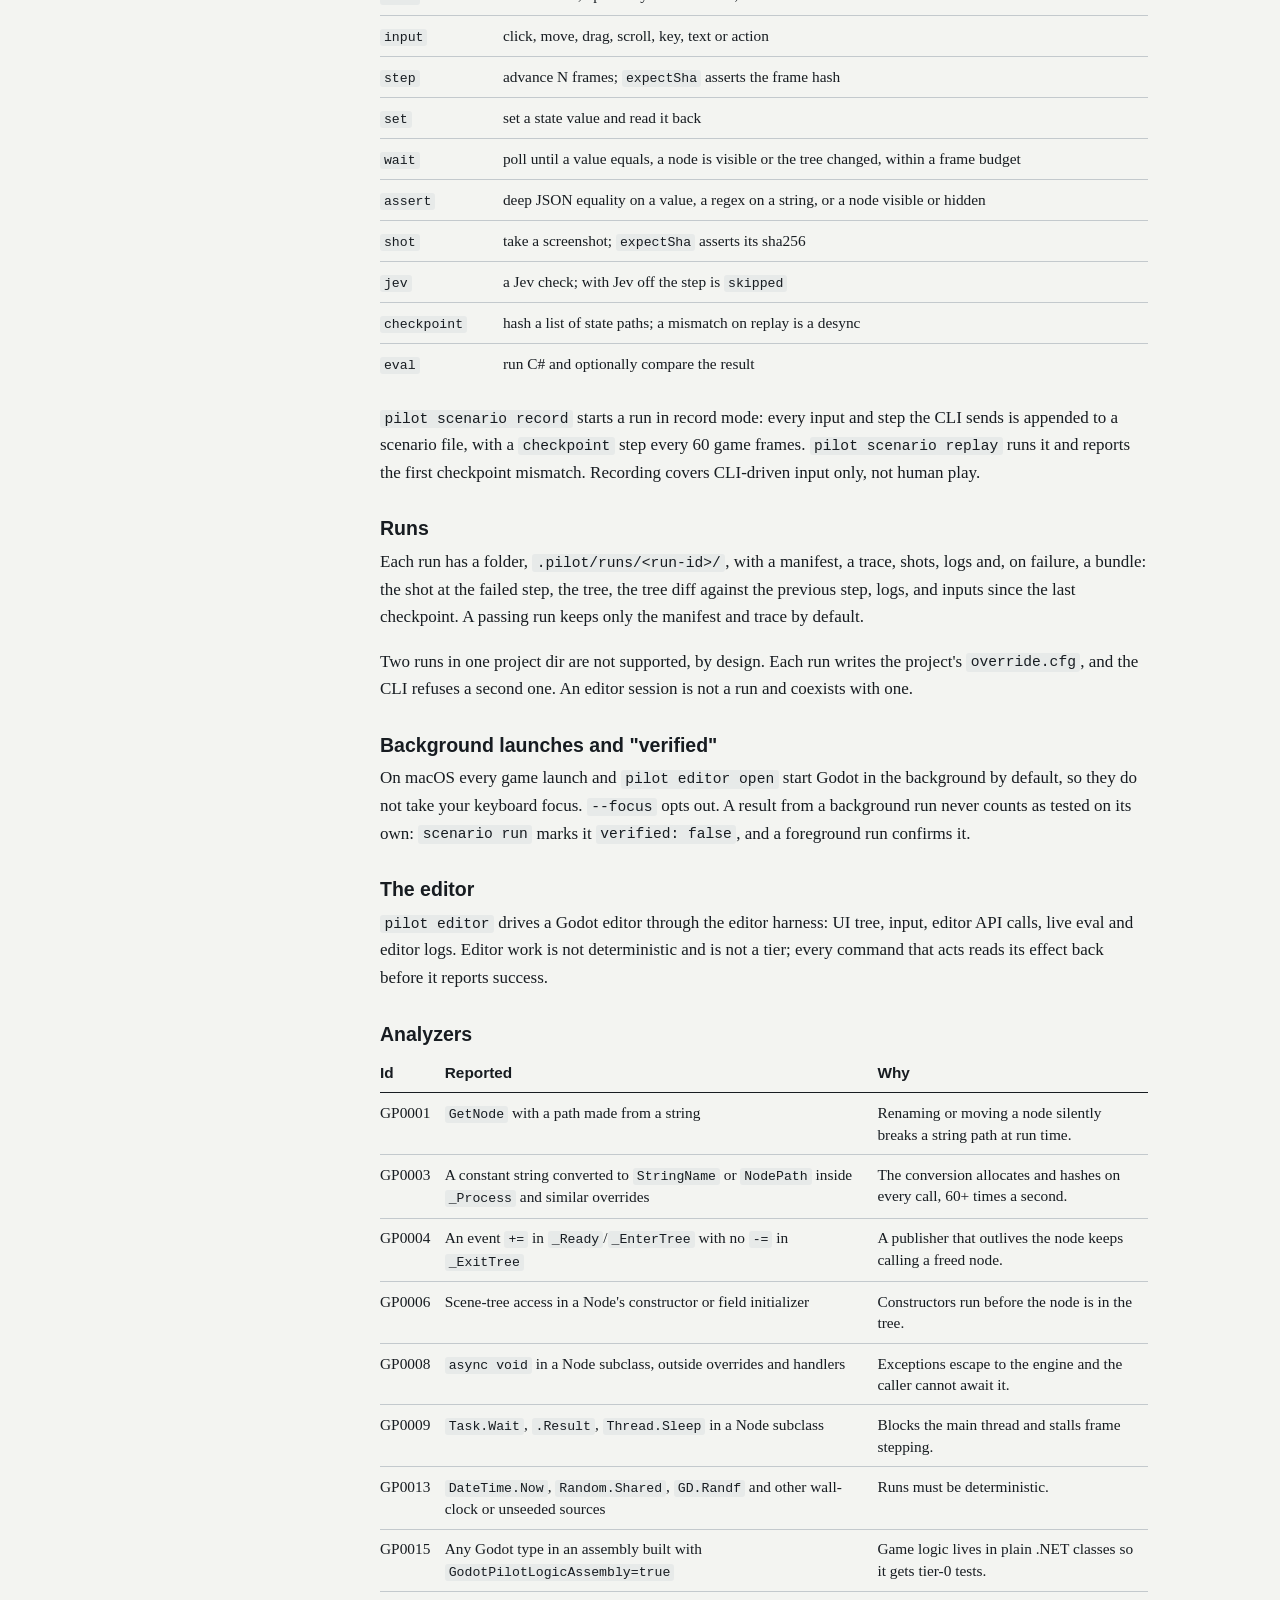
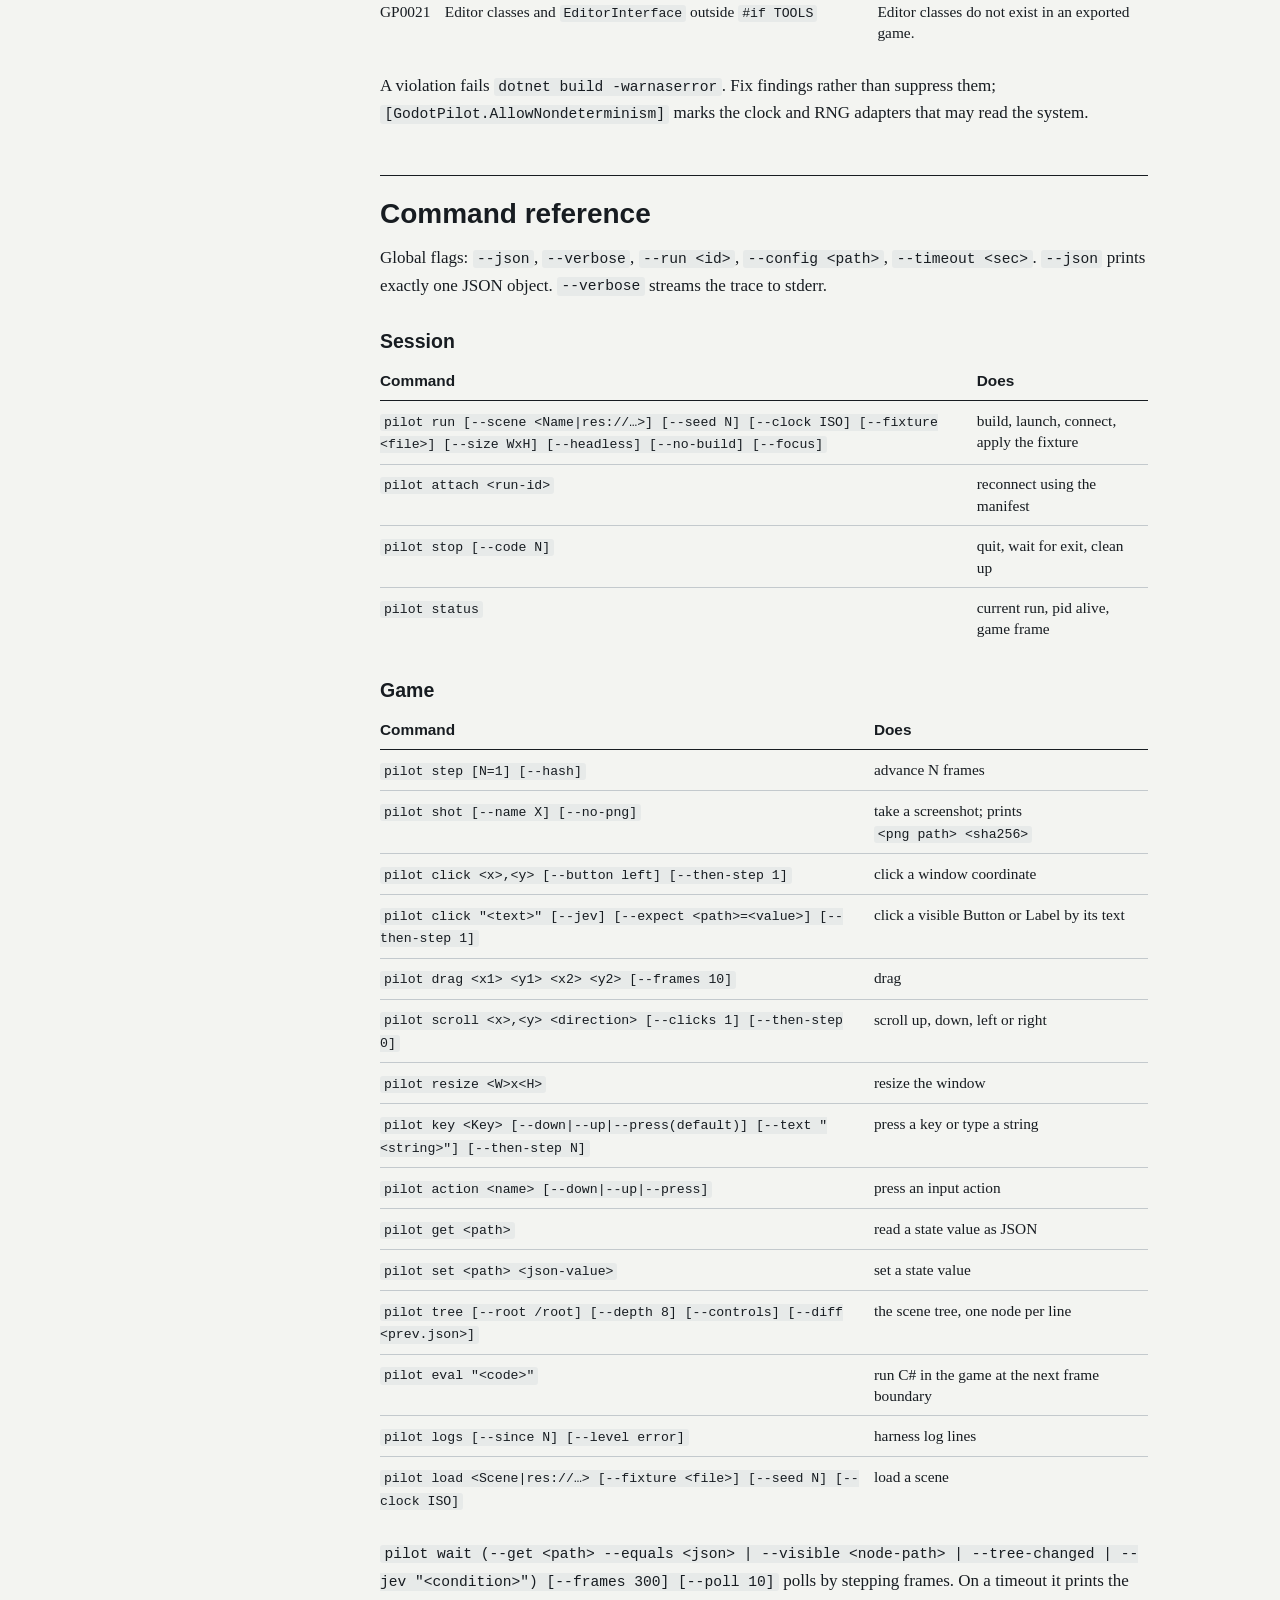
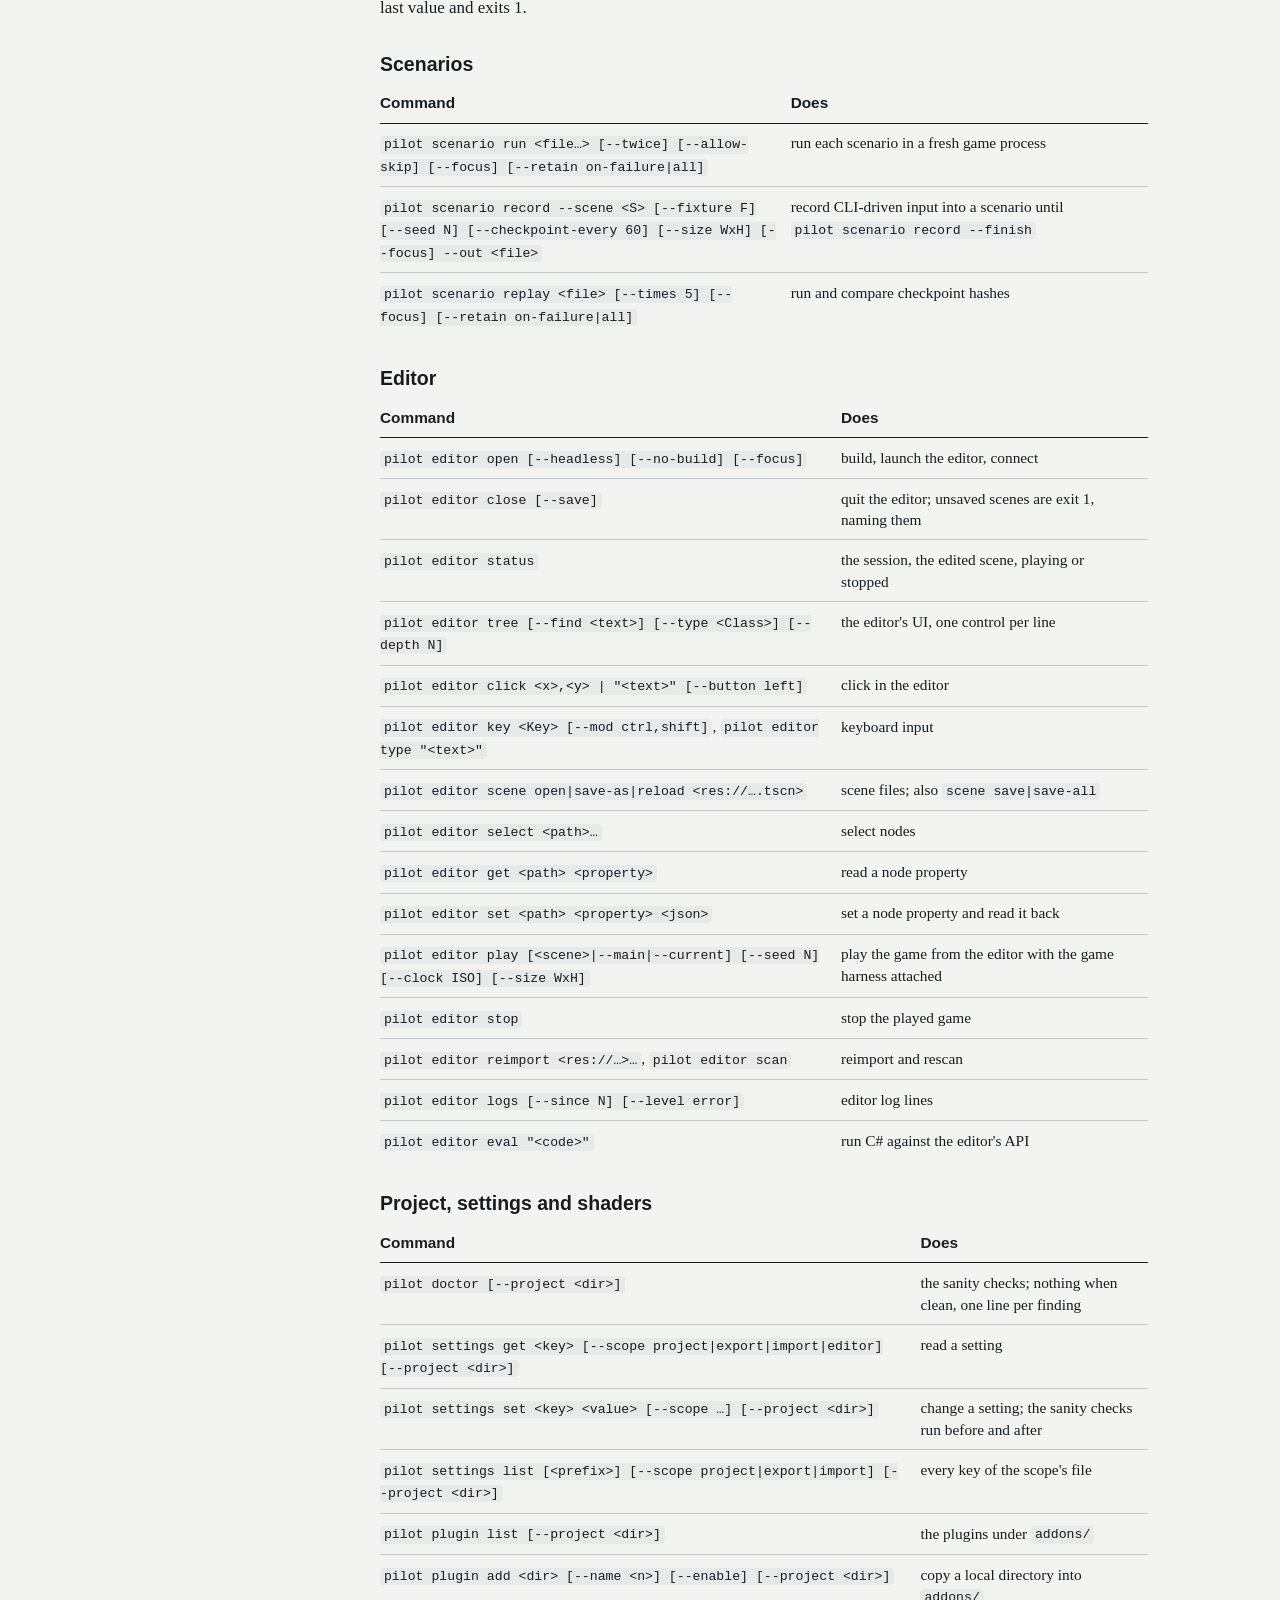
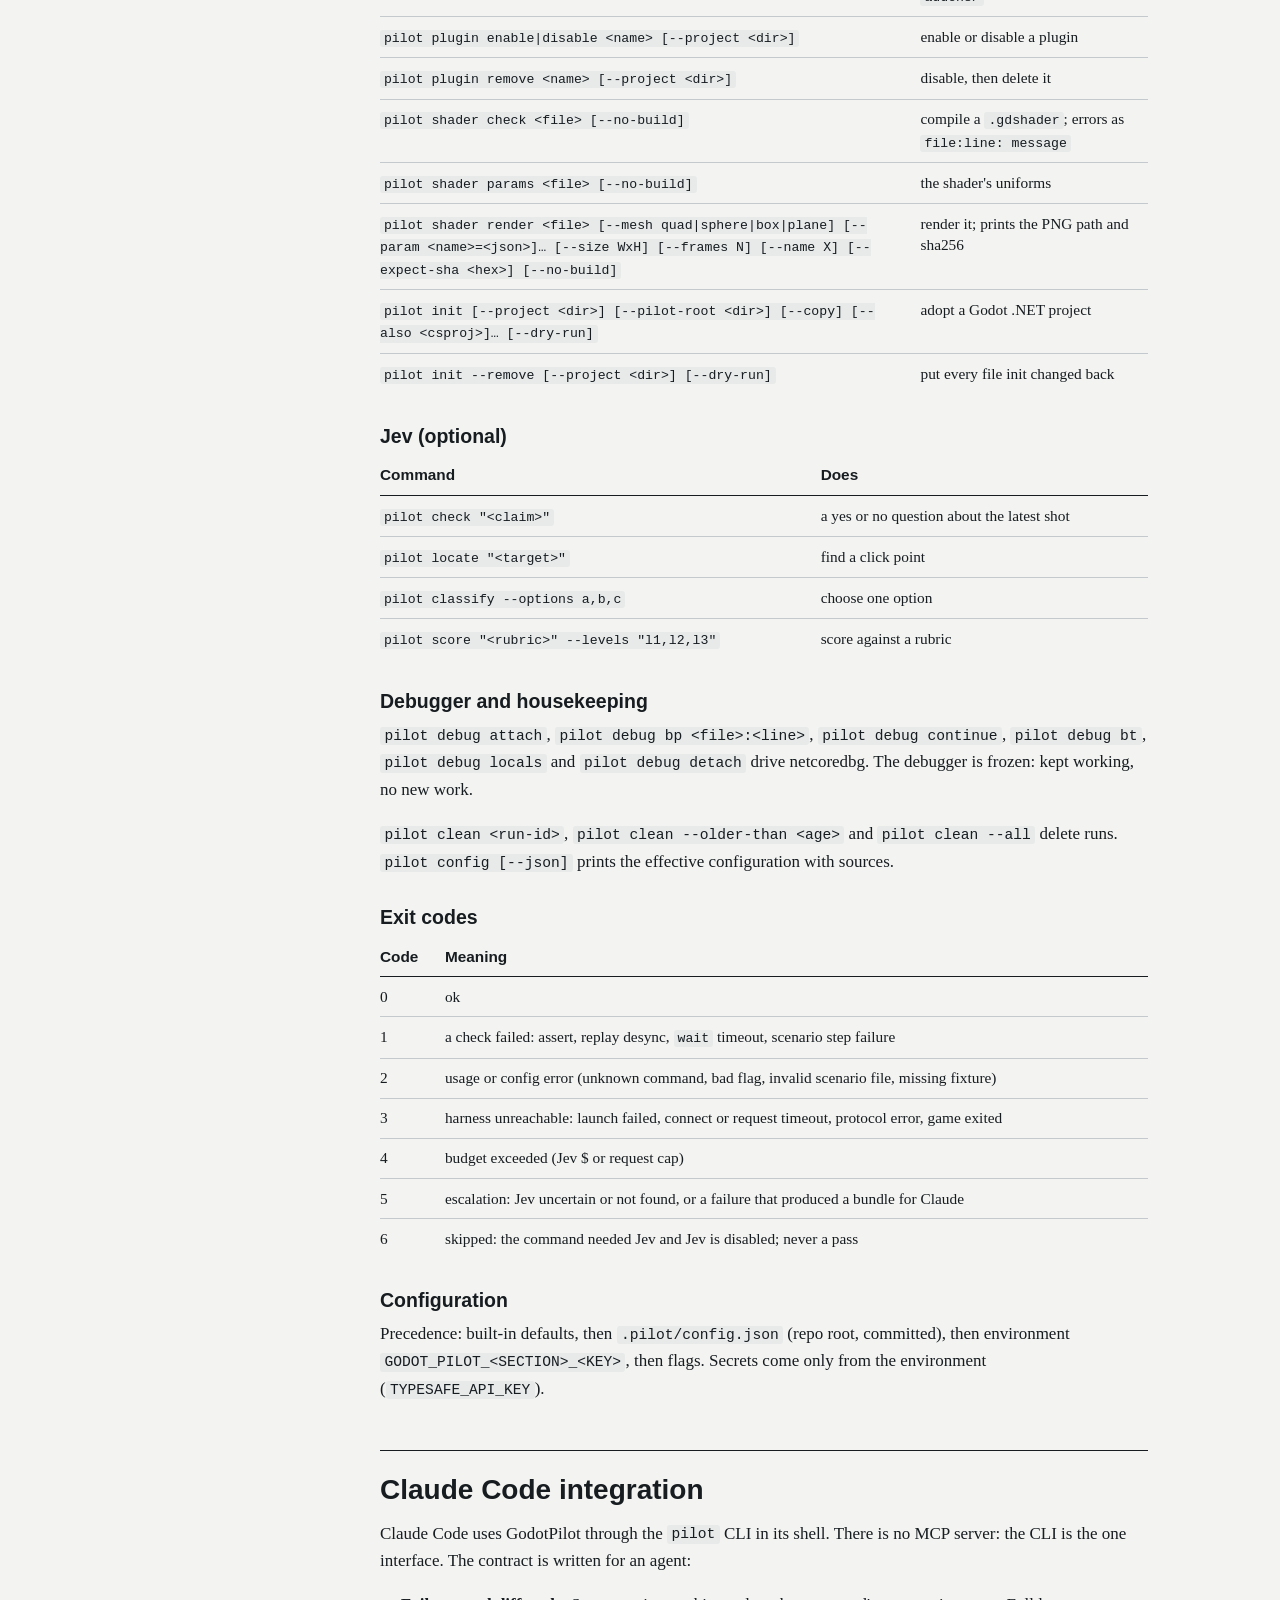
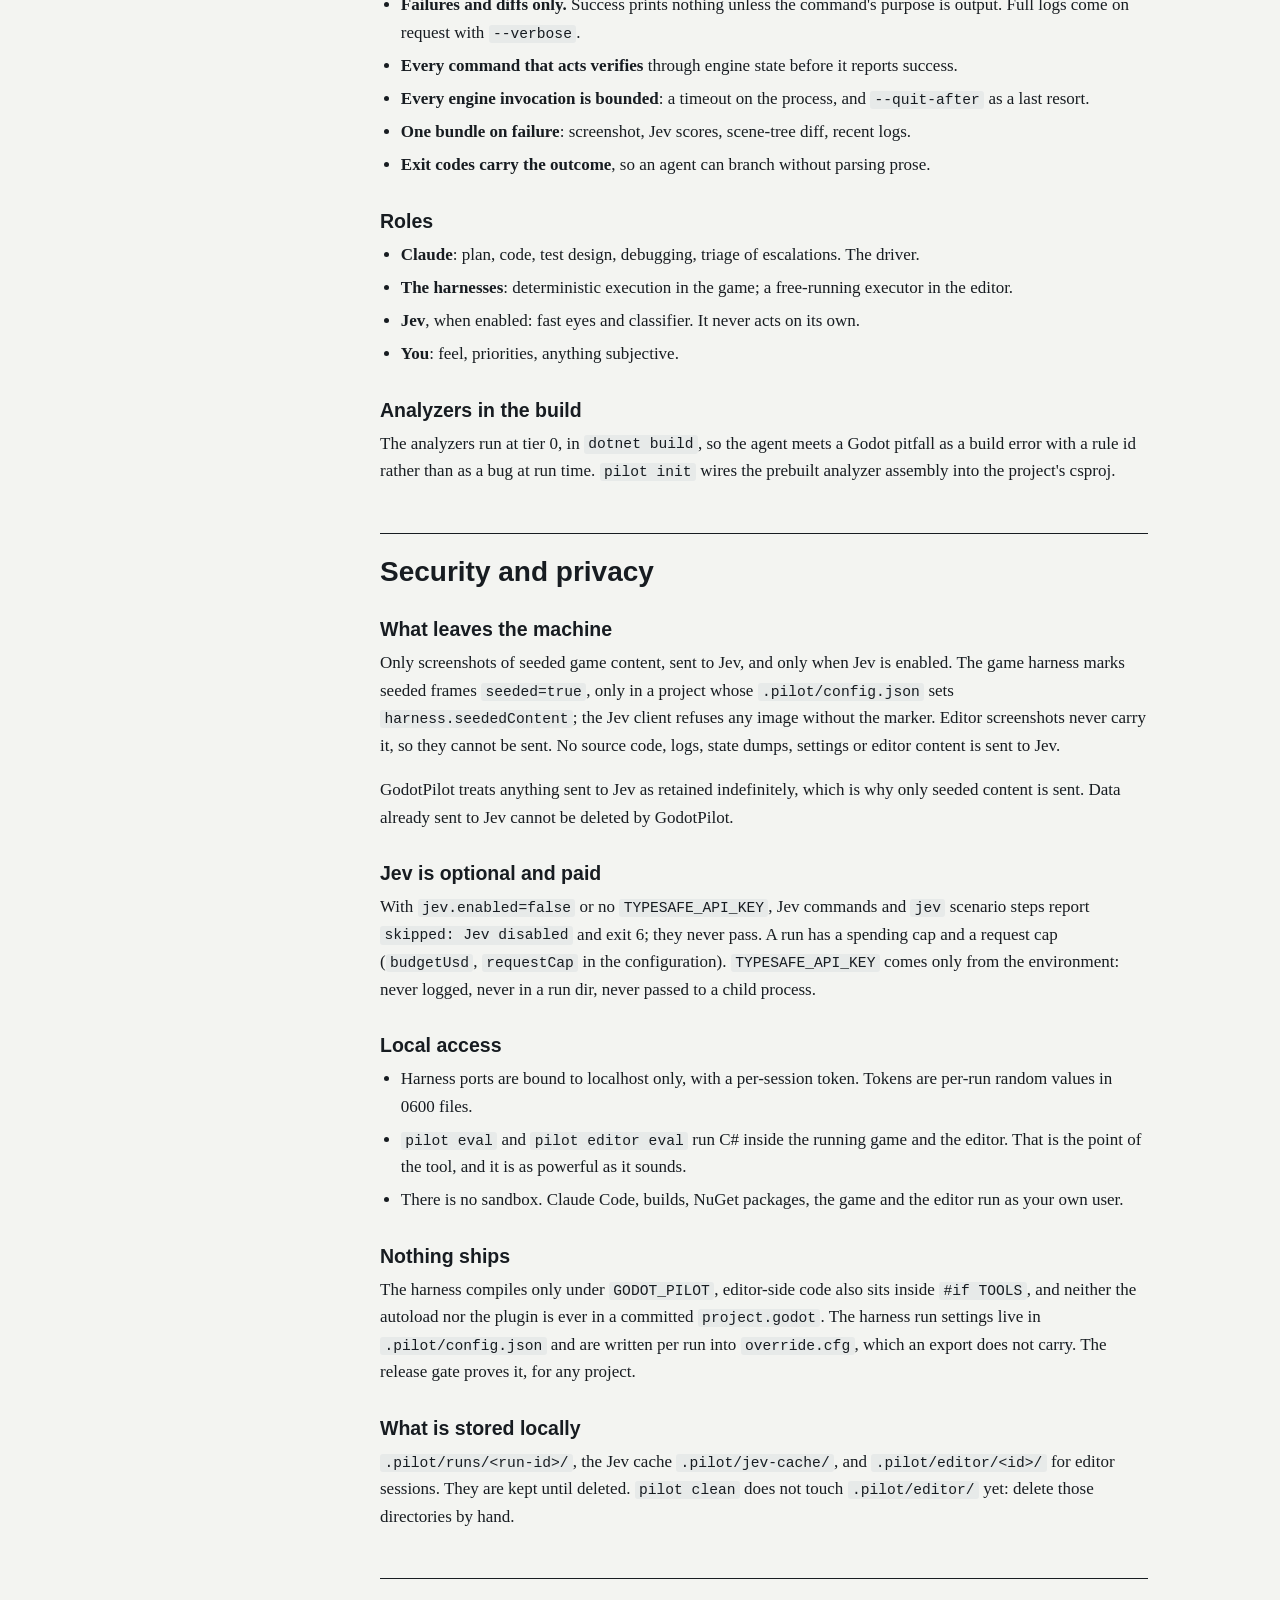
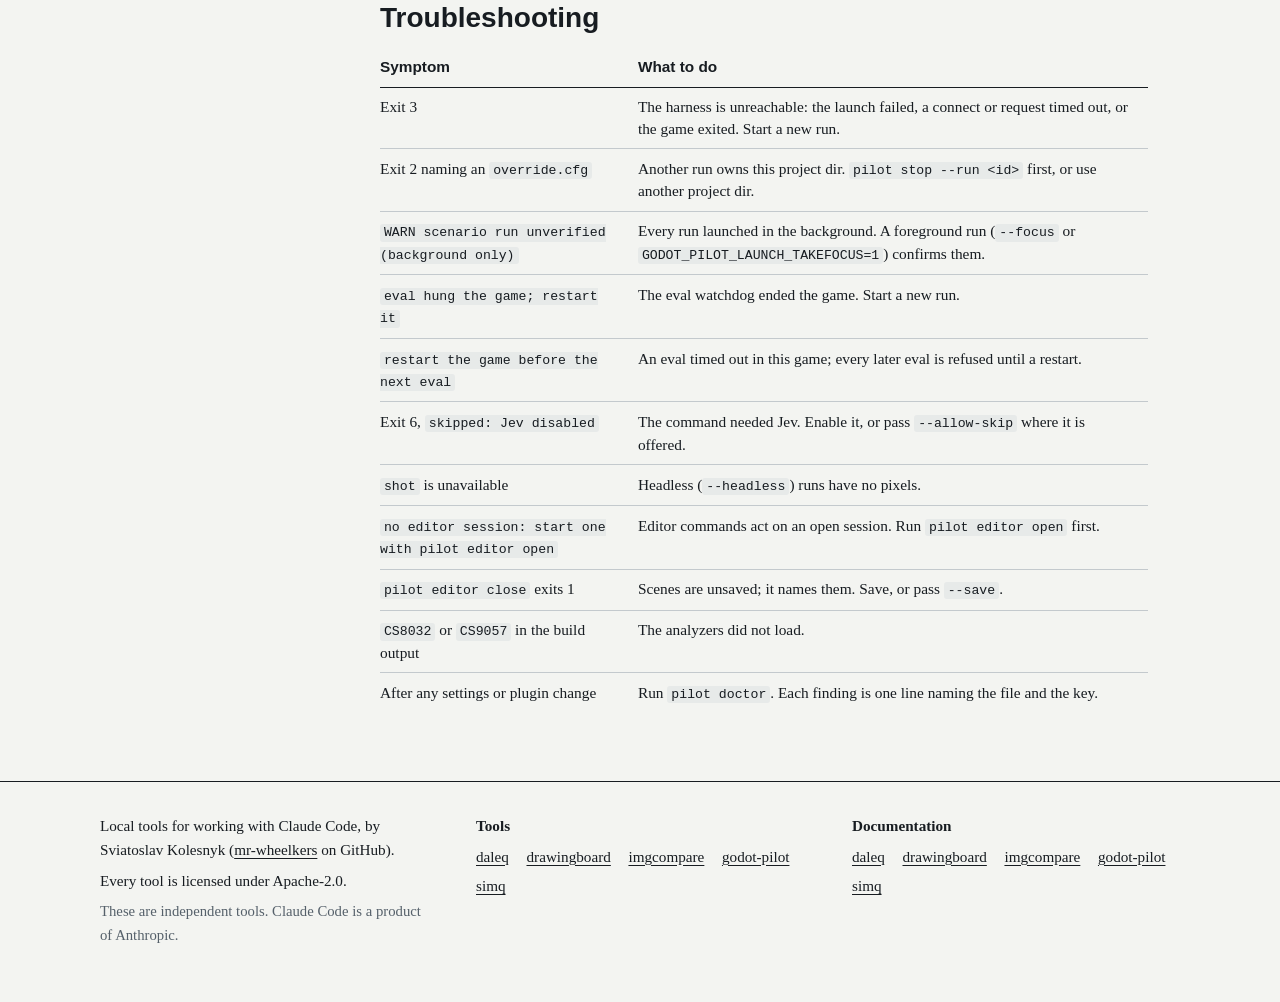
<file: docs/godot-pilot/index.html>
<!DOCTYPE html>
<html lang="en">
<head>
  <meta charset="utf-8">
  <meta name="viewport" content="width=device-width, initial-scale=1">
  <title>godot-pilot documentation</title>
  <meta name="description" content="Requirements, quick start, concepts, commands, Claude Code integration, privacy and troubleshooting for godot-pilot (GodotPilot).">
  <meta name="color-scheme" content="light dark">
  <link rel="icon" href="data:image/svg+xml,%3Csvg xmlns='http://www.w3.org/2000/svg' viewBox='0 0 34 34'%3E%3Crect x='1.0' y='5' width='5' height='24' fill='%23F2B416'/%3E%3Crect x='7.6' y='5' width='5' height='24' fill='%232B66D9'/%3E%3Crect x='14.2' y='5' width='5' height='24' fill='%23C92A74'/%3E%3Crect x='20.8' y='5' width='5' height='24' fill='%230B7A6F'/%3E%3Crect x='27.4' y='5' width='5' height='24' fill='%23E8692F'/%3E%3C/svg%3E">
  <link rel="stylesheet" href="../../assets/site.css">
  <script>try{var t=localStorage.getItem("theme");if(t==="light"||t==="dark")document.documentElement.setAttribute("data-theme",t)}catch(e){}</script>
</head>
<body data-tool="godot-pilot">
  <a class="skip" href="#main">Skip to content</a>
  <header class="site-head">
    <div class="wrap">
      <a class="brand" href="../../"><svg class="rack" viewBox="0 0 34 22" aria-hidden="true" focusable="false"><rect x="1.0" y="12" width="5" height="9" fill="#F2B416"/><rect x="7.6" y="12" width="5" height="9" fill="#2B66D9"/><rect x="14.2" y="12" width="5" height="9" fill="#C92A74"/><rect x="20.8" y="1" width="5" height="20" fill="#0B7A6F"/><rect x="27.4" y="12" width="5" height="9" fill="#E8692F"/></svg><span>mr-wheelkers tools</span></a>
      <nav class="site-nav" aria-label="Site">
        <ul>
        <li data-tool="daleq"><a href="../../daleq/">daleq</a></li>
        <li data-tool="drawingboard"><a href="../../drawingboard/">drawingboard</a></li>
        <li data-tool="imgcompare"><a href="../../imgcompare/">imgcompare</a></li>
        <li data-tool="godot-pilot"><a href="../../godot-pilot/">godot-pilot</a></li>
        <li data-tool="simq"><a href="../../simq/">simq</a></li>
        <li class="docs-link"><a href="../../docs/" aria-current="page">Docs</a></li>
        </ul>
      </nav>
      <button class="theme-btn" type="button" hidden>Dark theme</button>
    </div>
  </header>

  <div class="wrap docs">
    <aside class="docs-side">
      <nav aria-label="On this page">
        <p class="side-title">On this page</p>
        <ul>
            <li><a href="#install">Install</a></li>
            <li><a href="#quick-start">Quick start</a></li>
            <li><a href="#concepts">Concepts</a></li>
            <li><a href="#commands">Command reference</a></li>
            <li><a href="#claude-code">Claude Code integration</a></li>
            <li><a href="#security">Security and privacy</a></li>
            <li><a href="#troubleshooting">Troubleshooting</a></li>
        </ul>
      </nav>
      <nav class="others" aria-label="Documentation for each tool">
        <p class="side-title">Documentation</p>
        <ul>
            <li data-tool="daleq"><a href="../daleq/">daleq</a></li>
            <li data-tool="drawingboard"><a href="../drawingboard/">drawingboard</a></li>
            <li data-tool="imgcompare"><a href="../imgcompare/">imgcompare</a></li>
            <li data-tool="godot-pilot"><a href="../godot-pilot/" aria-current="page">godot-pilot</a></li>
            <li data-tool="simq"><a href="../simq/">simq</a></li>
        </ul>
      </nav>
    </aside>
    <main id="main" class="docs-main">
      <h1>godot-pilot documentation</h1>
      <p class="lede">GodotPilot gives Claude hands and eyes on a Godot 4.7.2 .NET project in development: the running game, the editor, and the project's configuration. It stays out of exported builds. macOS and C# only. Jev (TypeSafe AI) is its optional, paid fast eyes and classifier.</p>
      <p class="status-line"><span class="badge" data-status="godot-pilot">Not public yet</span> <a href="../../godot-pilot/">About godot-pilot</a> <a data-repo="godot-pilot" href="#" hidden>Source on GitHub</a></p>
        <section aria-labelledby="install">
          <h2 id="install"><a href="#install">Install</a></h2>
          <p class="private-note" data-private="godot-pilot"><strong>Not public yet.</strong> The repository is private today, so there is nothing to check out yet. This is how it will work once it is public.</p>
          <h3>What you need</h3>
          <ul>
            <li>macOS. It is built and verified on an Apple Silicon Mac; Windows and Linux are the design target, not yet verified.</li>
            <li>Godot 4.7.2 .NET. The harness is C# and needs a .NET game assembly, so GDScript projects are out of scope.</li>
            <li>netcoredbg, only for breakpoints (<code>pilot debug</code>).</li>
            <li>Optional: a <code>TYPESAFE_API_KEY</code> in the environment for Jev. Jev is paid.</li>
          </ul>
          <h3>Adopt it in a project</h3>
          <p>There is no packaged installer or plugin yet. The <code>pilot</code> CLI is run from a checkout of the repository, and another Godot .NET project adopts it with <code>pilot init</code>:</p>
          <div class="cmd"><pre><code>pilot init --project &lt;dir&gt;</code></pre></div>
          <p>It links the addon, adds a csproj block against prebuilt assemblies, sets the export filter, and writes <code>.gitignore</code> lines and <code>.pilot/config.json</code> when missing. The steps print one line each, then <code>pilot doctor</code> runs. Add <code>--also &lt;logic.csproj&gt;</code> for a plain-logic assembly.</p>
          <ul>
            <li>Afterwards <code>git status</code> of the project shows only the csproj block, the export filters, <code>.gitignore</code> and <code>.pilot/config.json</code>.</li>
            <li>A second <code>init</code> changes nothing. Re-run it after any protocol or analyzer change; <code>pilot doctor</code> says when.</li>
            <li><code>pilot init --remove</code> takes it all out again.</li>
            <li>Before any export, run <code>scripts/release-gate.sh --project &lt;dir/game&gt;</code>.</li>
          </ul>
        </section>
        <section aria-labelledby="quick-start">
          <h2 id="quick-start"><a href="#quick-start">Quick start</a></h2>
          <h3>Drive a running game</h3>
          <figure class="term">
            <figcaption class="bar"><span>a session</span></figcaption>
            <pre><code><span class="c">pilot run --scene Room</span>
<span class="c">pilot step 5</span>
<span class="c">pilot get &lt;path&gt;</span>
<span class="c">pilot click "Start"</span>
<span class="c">pilot eval "GetTree().CurrentScene.Name"</span>
<span class="c">pilot shot</span>
<span class="c">pilot stop</span></code></pre>
          </figure>
          <p>Success prints nothing unless the command's purpose is output: <code>get</code> prints the value as JSON, and <code>shot</code> prints the PNG path and its sha256.</p>
          <h3>Run a scenario</h3>
          <div class="cmd"><pre><code>pilot scenario run demo/scenarios/&lt;name&gt;.json</code></pre></div>
          <p>The CLI launches the game with the standard line, loads the fixture, executes the steps and stops the game. Success is exit 0 and no output. A failure is non-zero and at most 10 lines naming the failed step and the bundle path.</p>
          <h3>Edit in the editor, verify in the played game</h3>
          <figure class="term">
            <figcaption class="bar"><span>an editor session</span></figcaption>
            <pre><code><span class="c">pilot editor open</span>
<span class="c">pilot editor scene open res://scenes/Room.tscn</span>
<span class="c">pilot editor select Door</span>
<span class="c">pilot editor set Door color '{"r":1,"g":0,"b":0,"a":1}'</span>
<span class="c">pilot editor scene save</span>
<span class="c">pilot editor play --main</span>
<span class="c">pilot step 5</span>
<span class="c">pilot editor stop</span>
<span class="c">pilot editor close</span></code></pre>
          </figure>
        </section>
        <section aria-labelledby="concepts">
          <h2 id="concepts"><a href="#concepts">Concepts</a></h2>
          <h3>Tiers: push every bug to the cheapest one that catches it</h3>
          <div class="table-scroll" tabindex="0" role="group" aria-label="Table: Tier / Time / What / Catches">
            <table class="cols-many">
              <thead><tr><th scope="col">Tier</th><th scope="col">Time</th><th scope="col">What</th><th scope="col">Catches</th></tr></thead>
              <tbody>
              <tr><td data-label="Tier">0</td><td data-label="Time">&lt;1s</td><td data-label="What">Roslyn analyzers, xUnit on pure logic</td><td data-label="Catches">rules, math, state machines, wiring</td></tr>
              <tr><td data-label="Tier">1</td><td data-label="Time">seconds</td><td data-label="What">GdUnit4 headless, no rendering</td><td data-label="Catches">scene, physics, signal logic</td></tr>
              <tr><td data-label="Tier">2</td><td data-label="Time">~10s</td><td data-label="What">rendered scenario run via harness, frame-stepped</td><td data-label="Catches">integration, UI, visuals</td></tr>
              <tr><td data-label="Tier">3</td><td data-label="Time">minutes</td><td data-label="What">exploratory Jev-watched runs</td><td data-label="Catches">stuck states, soft-locks, oddities</td></tr>
              </tbody>
            </table>
          </div>
          <p>A bug found in tier 2 or 3 gets a tier 0 or 1 reproduction test before the fix. Game logic lives in plain .NET classes, not <code>Node</code> subclasses; nodes are thin adapters.</p>
          <h3>Verification order</h3>
          <ol>
            <li>Engine or editor state (harness <code>get</code>/<code>eval</code>, editor read-back). If it answers the question, ask nothing else.</li>
            <li>Jev, only for what state cannot answer ("is a dialog open", "does this look broken").</li>
          </ol>
          <h3>Determinism</h3>
          <p>Runs use a fixed timestep (<code>--fixed-fps 60</code>), a seeded RNG and an injectable clock. A flaky test is a bug. A frame hash is only deterministic under frame stepping and on the same renderer, GPU/driver and resolution: hashes taken on one machine are not expected to hold on another.</p>
          <h3>Fixtures, scenarios and recordings</h3>
          <p>A fixture is a scene plus state, applied after the scene's <code>_Ready</code> and before its first tick. Reaching a state is always a fixture, never a click-through. A scenario is a JSON file of steps; each scenario runs in a fresh game process.</p>
          <div class="table-scroll" tabindex="0" role="group" aria-label="Table: Step op / What it does">
            <table class="cols-2">
              <thead><tr><th scope="col">Step <code>op</code></th><th scope="col">What it does</th></tr></thead>
              <tbody>
              <tr><td data-label="Step op"><code>load</code></td><td data-label="What it does">load a scene, optionally with a fixture, seed and clock</td></tr>
              <tr><td data-label="Step op"><code>input</code></td><td data-label="What it does">click, move, drag, scroll, key, text or action</td></tr>
              <tr><td data-label="Step op"><code>step</code></td><td data-label="What it does">advance N frames; <code>expectSha</code> asserts the frame hash</td></tr>
              <tr><td data-label="Step op"><code>set</code></td><td data-label="What it does">set a state value and read it back</td></tr>
              <tr><td data-label="Step op"><code>wait</code></td><td data-label="What it does">poll until a value equals, a node is visible or the tree changed, within a frame budget</td></tr>
              <tr><td data-label="Step op"><code>assert</code></td><td data-label="What it does">deep JSON equality on a value, a regex on a string, or a node visible or hidden</td></tr>
              <tr><td data-label="Step op"><code>shot</code></td><td data-label="What it does">take a screenshot; <code>expectSha</code> asserts its sha256</td></tr>
              <tr><td data-label="Step op"><code>jev</code></td><td data-label="What it does">a Jev check; with Jev off the step is <code>skipped</code></td></tr>
              <tr><td data-label="Step op"><code>checkpoint</code></td><td data-label="What it does">hash a list of state paths; a mismatch on replay is a desync</td></tr>
              <tr><td data-label="Step op"><code>eval</code></td><td data-label="What it does">run C# and optionally compare the result</td></tr>
              </tbody>
            </table>
          </div>
          <p><code>pilot scenario record</code> starts a run in record mode: every input and step the CLI sends is appended to a scenario file, with a <code>checkpoint</code> step every 60 game frames. <code>pilot scenario replay</code> runs it and reports the first checkpoint mismatch. Recording covers CLI-driven input only, not human play.</p>
          <h3>Runs</h3>
          <p>Each run has a folder, <code>.pilot/runs/&lt;run-id&gt;/</code>, with a manifest, a trace, shots, logs and, on failure, a bundle: the shot at the failed step, the tree, the tree diff against the previous step, logs, and inputs since the last checkpoint. A passing run keeps only the manifest and trace by default.</p>
          <p>Two runs in one project dir are not supported, by design. Each run writes the project's <code>override.cfg</code>, and the CLI refuses a second one. An editor session is not a run and coexists with one.</p>
          <h3>Background launches and "verified"</h3>
          <p>On macOS every game launch and <code>pilot editor open</code> start Godot in the background by default, so they do not take your keyboard focus. <code>--focus</code> opts out. A result from a background run never counts as tested on its own: <code>scenario run</code> marks it <code>verified: false</code>, and a foreground run confirms it.</p>
          <h3>The editor</h3>
          <p><code>pilot editor</code> drives a Godot editor through the editor harness: UI tree, input, editor API calls, live eval and editor logs. Editor work is not deterministic and is not a tier; every command that acts reads its effect back before it reports success.</p>
          <h3>Analyzers</h3>
          <div class="table-scroll" tabindex="0" role="group" aria-label="Table: Id / Reported / Why">
            <table class="cols-many">
              <thead><tr><th scope="col">Id</th><th scope="col">Reported</th><th scope="col">Why</th></tr></thead>
              <tbody>
              <tr><td data-label="Id">GP0001</td><td data-label="Reported"><code>GetNode</code> with a path made from a string</td><td data-label="Why">Renaming or moving a node silently breaks a string path at run time.</td></tr>
              <tr><td data-label="Id">GP0003</td><td data-label="Reported">A constant string converted to <code>StringName</code> or <code>NodePath</code> inside <code>_Process</code> and similar overrides</td><td data-label="Why">The conversion allocates and hashes on every call, 60+ times a second.</td></tr>
              <tr><td data-label="Id">GP0004</td><td data-label="Reported">An event <code>+=</code> in <code>_Ready</code>/<code>_EnterTree</code> with no <code>-=</code> in <code>_ExitTree</code></td><td data-label="Why">A publisher that outlives the node keeps calling a freed node.</td></tr>
              <tr><td data-label="Id">GP0006</td><td data-label="Reported">Scene-tree access in a Node's constructor or field initializer</td><td data-label="Why">Constructors run before the node is in the tree.</td></tr>
              <tr><td data-label="Id">GP0008</td><td data-label="Reported"><code>async void</code> in a Node subclass, outside overrides and handlers</td><td data-label="Why">Exceptions escape to the engine and the caller cannot await it.</td></tr>
              <tr><td data-label="Id">GP0009</td><td data-label="Reported"><code>Task.Wait</code>, <code>.Result</code>, <code>Thread.Sleep</code> in a Node subclass</td><td data-label="Why">Blocks the main thread and stalls frame stepping.</td></tr>
              <tr><td data-label="Id">GP0013</td><td data-label="Reported"><code>DateTime.Now</code>, <code>Random.Shared</code>, <code>GD.Randf</code> and other wall-clock or unseeded sources</td><td data-label="Why">Runs must be deterministic.</td></tr>
              <tr><td data-label="Id">GP0015</td><td data-label="Reported">Any Godot type in an assembly built with <code>GodotPilotLogicAssembly=true</code></td><td data-label="Why">Game logic lives in plain .NET classes so it gets tier-0 tests.</td></tr>
              <tr><td data-label="Id">GP0021</td><td data-label="Reported">Editor classes and <code>EditorInterface</code> outside <code>#if TOOLS</code></td><td data-label="Why">Editor classes do not exist in an exported game.</td></tr>
              </tbody>
            </table>
          </div>
          <p>A violation fails <code>dotnet build -warnaserror</code>. Fix findings rather than suppress them; <code>[GodotPilot.AllowNondeterminism]</code> marks the clock and RNG adapters that may read the system.</p>
        </section>
        <section aria-labelledby="commands">
          <h2 id="commands"><a href="#commands">Command reference</a></h2>
          <p>Global flags: <code>--json</code>, <code>--verbose</code>, <code>--run &lt;id&gt;</code>, <code>--config &lt;path&gt;</code>, <code>--timeout &lt;sec&gt;</code>. <code>--json</code> prints exactly one JSON object. <code>--verbose</code> streams the trace to stderr.</p>
          <h3>Session</h3>
          <div class="table-scroll" tabindex="0" role="group" aria-label="Table: Command / Does">
            <table class="cols-2">
              <thead><tr><th scope="col">Command</th><th scope="col">Does</th></tr></thead>
              <tbody>
              <tr><td class="wrap-code" data-label="Command"><code>pilot run [--scene &lt;Name|res://…&gt;] [--seed N] [--clock ISO] [--fixture &lt;file&gt;] [--size WxH] [--headless] [--no-build] [--focus]</code></td><td data-label="Does">build, launch, connect, apply the fixture</td></tr>
              <tr><td class="wrap-code" data-label="Command"><code>pilot attach &lt;run-id&gt;</code></td><td data-label="Does">reconnect using the manifest</td></tr>
              <tr><td class="wrap-code" data-label="Command"><code>pilot stop [--code N]</code></td><td data-label="Does">quit, wait for exit, clean up</td></tr>
              <tr><td class="wrap-code" data-label="Command"><code>pilot status</code></td><td data-label="Does">current run, pid alive, game frame</td></tr>
              </tbody>
            </table>
          </div>
          <h3>Game</h3>
          <div class="table-scroll" tabindex="0" role="group" aria-label="Table: Command / Does">
            <table class="cols-2">
              <thead><tr><th scope="col">Command</th><th scope="col">Does</th></tr></thead>
              <tbody>
              <tr><td class="wrap-code" data-label="Command"><code>pilot step [N=1] [--hash]</code></td><td data-label="Does">advance N frames</td></tr>
              <tr><td class="wrap-code" data-label="Command"><code>pilot shot [--name X] [--no-png]</code></td><td data-label="Does">take a screenshot; prints <code>&lt;png path&gt; &lt;sha256&gt;</code></td></tr>
              <tr><td class="wrap-code" data-label="Command"><code>pilot click &lt;x&gt;,&lt;y&gt; [--button left] [--then-step 1]</code></td><td data-label="Does">click a window coordinate</td></tr>
              <tr><td class="wrap-code" data-label="Command"><code>pilot click "&lt;text&gt;" [--jev] [--expect &lt;path&gt;=&lt;value&gt;] [--then-step 1]</code></td><td data-label="Does">click a visible Button or Label by its text</td></tr>
              <tr><td class="wrap-code" data-label="Command"><code>pilot drag &lt;x1&gt; &lt;y1&gt; &lt;x2&gt; &lt;y2&gt; [--frames 10]</code></td><td data-label="Does">drag</td></tr>
              <tr><td class="wrap-code" data-label="Command"><code>pilot scroll &lt;x&gt;,&lt;y&gt; &lt;direction&gt; [--clicks 1] [--then-step 0]</code></td><td data-label="Does">scroll up, down, left or right</td></tr>
              <tr><td class="wrap-code" data-label="Command"><code>pilot resize &lt;W&gt;x&lt;H&gt;</code></td><td data-label="Does">resize the window</td></tr>
              <tr><td class="wrap-code" data-label="Command"><code>pilot key &lt;Key&gt; [--down|--up|--press(default)] [--text "&lt;string&gt;"] [--then-step N]</code></td><td data-label="Does">press a key or type a string</td></tr>
              <tr><td class="wrap-code" data-label="Command"><code>pilot action &lt;name&gt; [--down|--up|--press]</code></td><td data-label="Does">press an input action</td></tr>
              <tr><td class="wrap-code" data-label="Command"><code>pilot get &lt;path&gt;</code></td><td data-label="Does">read a state value as JSON</td></tr>
              <tr><td class="wrap-code" data-label="Command"><code>pilot set &lt;path&gt; &lt;json-value&gt;</code></td><td data-label="Does">set a state value</td></tr>
              <tr><td class="wrap-code" data-label="Command"><code>pilot tree [--root /root] [--depth 8] [--controls] [--diff &lt;prev.json&gt;]</code></td><td data-label="Does">the scene tree, one node per line</td></tr>
              <tr><td class="wrap-code" data-label="Command"><code>pilot eval "&lt;code&gt;"</code></td><td data-label="Does">run C# in the game at the next frame boundary</td></tr>
              <tr><td class="wrap-code" data-label="Command"><code>pilot logs [--since N] [--level error]</code></td><td data-label="Does">harness log lines</td></tr>
              <tr><td class="wrap-code" data-label="Command"><code>pilot load &lt;Scene|res://…&gt; [--fixture &lt;file&gt;] [--seed N] [--clock ISO]</code></td><td data-label="Does">load a scene</td></tr>
              </tbody>
            </table>
          </div>
          <p><code>pilot wait (--get &lt;path&gt; --equals &lt;json&gt; | --visible &lt;node-path&gt; | --tree-changed | --jev "&lt;condition&gt;") [--frames 300] [--poll 10]</code> polls by stepping frames. On a timeout it prints the last value and exits 1.</p>
          <h3>Scenarios</h3>
          <div class="table-scroll" tabindex="0" role="group" aria-label="Table: Command / Does">
            <table class="cols-2">
              <thead><tr><th scope="col">Command</th><th scope="col">Does</th></tr></thead>
              <tbody>
              <tr><td class="wrap-code" data-label="Command"><code>pilot scenario run &lt;file…&gt; [--twice] [--allow-skip] [--focus] [--retain on-failure|all]</code></td><td data-label="Does">run each scenario in a fresh game process</td></tr>
              <tr><td class="wrap-code" data-label="Command"><code>pilot scenario record --scene &lt;S&gt; [--fixture F] [--seed N] [--checkpoint-every 60] [--size WxH] [--focus] --out &lt;file&gt;</code></td><td data-label="Does">record CLI-driven input into a scenario until <code>pilot scenario record --finish</code></td></tr>
              <tr><td class="wrap-code" data-label="Command"><code>pilot scenario replay &lt;file&gt; [--times 5] [--focus] [--retain on-failure|all]</code></td><td data-label="Does">run and compare checkpoint hashes</td></tr>
              </tbody>
            </table>
          </div>
          <h3>Editor</h3>
          <div class="table-scroll" tabindex="0" role="group" aria-label="Table: Command / Does">
            <table class="cols-2">
              <thead><tr><th scope="col">Command</th><th scope="col">Does</th></tr></thead>
              <tbody>
              <tr><td class="wrap-code" data-label="Command"><code>pilot editor open [--headless] [--no-build] [--focus]</code></td><td data-label="Does">build, launch the editor, connect</td></tr>
              <tr><td class="wrap-code" data-label="Command"><code>pilot editor close [--save]</code></td><td data-label="Does">quit the editor; unsaved scenes are exit 1, naming them</td></tr>
              <tr><td class="wrap-code" data-label="Command"><code>pilot editor status</code></td><td data-label="Does">the session, the edited scene, playing or stopped</td></tr>
              <tr><td class="wrap-code" data-label="Command"><code>pilot editor tree [--find &lt;text&gt;] [--type &lt;Class&gt;] [--depth N]</code></td><td data-label="Does">the editor's UI, one control per line</td></tr>
              <tr><td class="wrap-code" data-label="Command"><code>pilot editor click &lt;x&gt;,&lt;y&gt; | "&lt;text&gt;" [--button left]</code></td><td data-label="Does">click in the editor</td></tr>
              <tr><td class="wrap-code" data-label="Command"><code>pilot editor key &lt;Key&gt; [--mod ctrl,shift]</code>, <code>pilot editor type "&lt;text&gt;"</code></td><td data-label="Does">keyboard input</td></tr>
              <tr><td class="wrap-code" data-label="Command"><code>pilot editor scene open|save-as|reload &lt;res://….tscn&gt;</code></td><td data-label="Does">scene files; also <code>scene save|save-all</code></td></tr>
              <tr><td class="wrap-code" data-label="Command"><code>pilot editor select &lt;path&gt;…</code></td><td data-label="Does">select nodes</td></tr>
              <tr><td class="wrap-code" data-label="Command"><code>pilot editor get &lt;path&gt; &lt;property&gt;</code></td><td data-label="Does">read a node property</td></tr>
              <tr><td class="wrap-code" data-label="Command"><code>pilot editor set &lt;path&gt; &lt;property&gt; &lt;json&gt;</code></td><td data-label="Does">set a node property and read it back</td></tr>
              <tr><td class="wrap-code" data-label="Command"><code>pilot editor play [&lt;scene&gt;|--main|--current] [--seed N] [--clock ISO] [--size WxH]</code></td><td data-label="Does">play the game from the editor with the game harness attached</td></tr>
              <tr><td class="wrap-code" data-label="Command"><code>pilot editor stop</code></td><td data-label="Does">stop the played game</td></tr>
              <tr><td class="wrap-code" data-label="Command"><code>pilot editor reimport &lt;res://…&gt;…</code>, <code>pilot editor scan</code></td><td data-label="Does">reimport and rescan</td></tr>
              <tr><td class="wrap-code" data-label="Command"><code>pilot editor logs [--since N] [--level error]</code></td><td data-label="Does">editor log lines</td></tr>
              <tr><td class="wrap-code" data-label="Command"><code>pilot editor eval "&lt;code&gt;"</code></td><td data-label="Does">run C# against the editor's API</td></tr>
              </tbody>
            </table>
          </div>
          <h3>Project, settings and shaders</h3>
          <div class="table-scroll" tabindex="0" role="group" aria-label="Table: Command / Does">
            <table class="cols-2">
              <thead><tr><th scope="col">Command</th><th scope="col">Does</th></tr></thead>
              <tbody>
              <tr><td class="wrap-code" data-label="Command"><code>pilot doctor [--project &lt;dir&gt;]</code></td><td data-label="Does">the sanity checks; nothing when clean, one line per finding</td></tr>
              <tr><td class="wrap-code" data-label="Command"><code>pilot settings get &lt;key&gt; [--scope project|export|import|editor] [--project &lt;dir&gt;]</code></td><td data-label="Does">read a setting</td></tr>
              <tr><td class="wrap-code" data-label="Command"><code>pilot settings set &lt;key&gt; &lt;value&gt; [--scope …] [--project &lt;dir&gt;]</code></td><td data-label="Does">change a setting; the sanity checks run before and after</td></tr>
              <tr><td class="wrap-code" data-label="Command"><code>pilot settings list [&lt;prefix&gt;] [--scope project|export|import] [--project &lt;dir&gt;]</code></td><td data-label="Does">every key of the scope's file</td></tr>
              <tr><td class="wrap-code" data-label="Command"><code>pilot plugin list [--project &lt;dir&gt;]</code></td><td data-label="Does">the plugins under <code>addons/</code></td></tr>
              <tr><td class="wrap-code" data-label="Command"><code>pilot plugin add &lt;dir&gt; [--name &lt;n&gt;] [--enable] [--project &lt;dir&gt;]</code></td><td data-label="Does">copy a local directory into <code>addons/</code></td></tr>
              <tr><td class="wrap-code" data-label="Command"><code>pilot plugin enable|disable &lt;name&gt; [--project &lt;dir&gt;]</code></td><td data-label="Does">enable or disable a plugin</td></tr>
              <tr><td class="wrap-code" data-label="Command"><code>pilot plugin remove &lt;name&gt; [--project &lt;dir&gt;]</code></td><td data-label="Does">disable, then delete it</td></tr>
              <tr><td class="wrap-code" data-label="Command"><code>pilot shader check &lt;file&gt; [--no-build]</code></td><td data-label="Does">compile a <code>.gdshader</code>; errors as <code>file:line: message</code></td></tr>
              <tr><td class="wrap-code" data-label="Command"><code>pilot shader params &lt;file&gt; [--no-build]</code></td><td data-label="Does">the shader's uniforms</td></tr>
              <tr><td class="wrap-code" data-label="Command"><code>pilot shader render &lt;file&gt; [--mesh quad|sphere|box|plane] [--param &lt;name&gt;=&lt;json&gt;]… [--size WxH] [--frames N] [--name X] [--expect-sha &lt;hex&gt;] [--no-build]</code></td><td data-label="Does">render it; prints the PNG path and sha256</td></tr>
              <tr><td class="wrap-code" data-label="Command"><code>pilot init [--project &lt;dir&gt;] [--pilot-root &lt;dir&gt;] [--copy] [--also &lt;csproj&gt;]… [--dry-run]</code></td><td data-label="Does">adopt a Godot .NET project</td></tr>
              <tr><td class="wrap-code" data-label="Command"><code>pilot init --remove [--project &lt;dir&gt;] [--dry-run]</code></td><td data-label="Does">put every file init changed back</td></tr>
              </tbody>
            </table>
          </div>
          <h3>Jev (optional)</h3>
          <div class="table-scroll" tabindex="0" role="group" aria-label="Table: Command / Does">
            <table class="cols-2">
              <thead><tr><th scope="col">Command</th><th scope="col">Does</th></tr></thead>
              <tbody>
              <tr><td class="wrap-code" data-label="Command"><code>pilot check "&lt;claim&gt;"</code></td><td data-label="Does">a yes or no question about the latest shot</td></tr>
              <tr><td class="wrap-code" data-label="Command"><code>pilot locate "&lt;target&gt;"</code></td><td data-label="Does">find a click point</td></tr>
              <tr><td class="wrap-code" data-label="Command"><code>pilot classify --options a,b,c</code></td><td data-label="Does">choose one option</td></tr>
              <tr><td class="wrap-code" data-label="Command"><code>pilot score "&lt;rubric&gt;" --levels "l1,l2,l3"</code></td><td data-label="Does">score against a rubric</td></tr>
              </tbody>
            </table>
          </div>
          <h3>Debugger and housekeeping</h3>
          <p><code>pilot debug attach</code>, <code>pilot debug bp &lt;file&gt;:&lt;line&gt;</code>, <code>pilot debug continue</code>, <code>pilot debug bt</code>, <code>pilot debug locals</code> and <code>pilot debug detach</code> drive netcoredbg. The debugger is frozen: kept working, no new work.</p>
          <p><code>pilot clean &lt;run-id&gt;</code>, <code>pilot clean --older-than &lt;age&gt;</code> and <code>pilot clean --all</code> delete runs. <code>pilot config [--json]</code> prints the effective configuration with sources.</p>
          <h3>Exit codes</h3>
          <div class="table-scroll" tabindex="0" role="group" aria-label="Table: Code / Meaning">
            <table class="cols-2">
              <thead><tr><th scope="col">Code</th><th scope="col">Meaning</th></tr></thead>
              <tbody>
              <tr><td data-label="Code">0</td><td data-label="Meaning">ok</td></tr>
              <tr><td data-label="Code">1</td><td data-label="Meaning">a check failed: assert, replay desync, <code>wait</code> timeout, scenario step failure</td></tr>
              <tr><td data-label="Code">2</td><td data-label="Meaning">usage or config error (unknown command, bad flag, invalid scenario file, missing fixture)</td></tr>
              <tr><td data-label="Code">3</td><td data-label="Meaning">harness unreachable: launch failed, connect or request timeout, protocol error, game exited</td></tr>
              <tr><td data-label="Code">4</td><td data-label="Meaning">budget exceeded (Jev $ or request cap)</td></tr>
              <tr><td data-label="Code">5</td><td data-label="Meaning">escalation: Jev uncertain or not found, or a failure that produced a bundle for Claude</td></tr>
              <tr><td data-label="Code">6</td><td data-label="Meaning">skipped: the command needed Jev and Jev is disabled; never a pass</td></tr>
              </tbody>
            </table>
          </div>
          <h3>Configuration</h3>
          <p>Precedence: built-in defaults, then <code>.pilot/config.json</code> (repo root, committed), then environment <code>GODOT_PILOT_&lt;SECTION&gt;_&lt;KEY&gt;</code>, then flags. Secrets come only from the environment (<code>TYPESAFE_API_KEY</code>).</p>
        </section>
        <section aria-labelledby="claude-code">
          <h2 id="claude-code"><a href="#claude-code">Claude Code integration</a></h2>
          <p>Claude Code uses GodotPilot through the <code>pilot</code> CLI in its shell. There is no MCP server: the CLI is the one interface. The contract is written for an agent:</p>
          <ul>
            <li><strong>Failures and diffs only.</strong> Success prints nothing unless the command's purpose is output. Full logs come on request with <code>--verbose</code>.</li>
            <li><strong>Every command that acts verifies</strong> through engine state before it reports success.</li>
            <li><strong>Every engine invocation is bounded</strong>: a timeout on the process, and <code>--quit-after</code> as a last resort.</li>
            <li><strong>One bundle on failure</strong>: screenshot, Jev scores, scene-tree diff, recent logs.</li>
            <li><strong>Exit codes carry the outcome</strong>, so an agent can branch without parsing prose.</li>
          </ul>
          <h3>Roles</h3>
          <ul>
            <li><strong>Claude</strong>: plan, code, test design, debugging, triage of escalations. The driver.</li>
            <li><strong>The harnesses</strong>: deterministic execution in the game; a free-running executor in the editor.</li>
            <li><strong>Jev</strong>, when enabled: fast eyes and classifier. It never acts on its own.</li>
            <li><strong>You</strong>: feel, priorities, anything subjective.</li>
          </ul>
          <h3>Analyzers in the build</h3>
          <p>The analyzers run at tier 0, in <code>dotnet build</code>, so the agent meets a Godot pitfall as a build error with a rule id rather than as a bug at run time. <code>pilot init</code> wires the prebuilt analyzer assembly into the project's csproj.</p>
        </section>
        <section aria-labelledby="security">
          <h2 id="security"><a href="#security">Security and privacy</a></h2>
          <h3>What leaves the machine</h3>
          <p>Only screenshots of seeded game content, sent to Jev, and only when Jev is enabled. The game harness marks seeded frames <code>seeded=true</code>, only in a project whose <code>.pilot/config.json</code> sets <code>harness.seededContent</code>; the Jev client refuses any image without the marker. Editor screenshots never carry it, so they cannot be sent. No source code, logs, state dumps, settings or editor content is sent to Jev.</p>
          <p>GodotPilot treats anything sent to Jev as retained indefinitely, which is why only seeded content is sent. Data already sent to Jev cannot be deleted by GodotPilot.</p>
          <h3>Jev is optional and paid</h3>
          <p>With <code>jev.enabled=false</code> or no <code>TYPESAFE_API_KEY</code>, Jev commands and <code>jev</code> scenario steps report <code>skipped: Jev disabled</code> and exit 6; they never pass. A run has a spending cap and a request cap (<code>budgetUsd</code>, <code>requestCap</code> in the configuration). <code>TYPESAFE_API_KEY</code> comes only from the environment: never logged, never in a run dir, never passed to a child process.</p>
          <h3>Local access</h3>
          <ul>
            <li>Harness ports are bound to localhost only, with a per-session token. Tokens are per-run random values in 0600 files.</li>
            <li><code>pilot eval</code> and <code>pilot editor eval</code> run C# inside the running game and the editor. That is the point of the tool, and it is as powerful as it sounds.</li>
            <li>There is no sandbox. Claude Code, builds, NuGet packages, the game and the editor run as your own user.</li>
          </ul>
          <h3>Nothing ships</h3>
          <p>The harness compiles only under <code>GODOT_PILOT</code>, editor-side code also sits inside <code>#if TOOLS</code>, and neither the autoload nor the plugin is ever in a committed <code>project.godot</code>. The harness run settings live in <code>.pilot/config.json</code> and are written per run into <code>override.cfg</code>, which an export does not carry. The release gate proves it, for any project.</p>
          <h3>What is stored locally</h3>
          <p><code>.pilot/runs/&lt;run-id&gt;/</code>, the Jev cache <code>.pilot/jev-cache/</code>, and <code>.pilot/editor/&lt;id&gt;/</code> for editor sessions. They are kept until deleted. <code>pilot clean</code> does not touch <code>.pilot/editor/</code> yet: delete those directories by hand.</p>
        </section>
        <section aria-labelledby="troubleshooting">
          <h2 id="troubleshooting"><a href="#troubleshooting">Troubleshooting</a></h2>
          <div class="table-scroll" tabindex="0" role="group" aria-label="Table: Symptom / What to do">
            <table class="cols-2">
              <thead><tr><th scope="col">Symptom</th><th scope="col">What to do</th></tr></thead>
              <tbody>
              <tr><td class="wrap-code" data-label="Symptom">Exit 3</td><td data-label="What to do">The harness is unreachable: the launch failed, a connect or request timed out, or the game exited. Start a new run.</td></tr>
              <tr><td class="wrap-code" data-label="Symptom">Exit 2 naming an <code>override.cfg</code></td><td data-label="What to do">Another run owns this project dir. <code>pilot stop --run &lt;id&gt;</code> first, or use another project dir.</td></tr>
              <tr><td class="wrap-code" data-label="Symptom"><code>WARN scenario run unverified (background only)</code></td><td data-label="What to do">Every run launched in the background. A foreground run (<code>--focus</code> or <code>GODOT_PILOT_LAUNCH_TAKEFOCUS=1</code>) confirms them.</td></tr>
              <tr><td class="wrap-code" data-label="Symptom"><code>eval hung the game; restart it</code></td><td data-label="What to do">The eval watchdog ended the game. Start a new run.</td></tr>
              <tr><td class="wrap-code" data-label="Symptom"><code>restart the game before the next eval</code></td><td data-label="What to do">An eval timed out in this game; every later eval is refused until a restart.</td></tr>
              <tr><td class="wrap-code" data-label="Symptom">Exit 6, <code>skipped: Jev disabled</code></td><td data-label="What to do">The command needed Jev. Enable it, or pass <code>--allow-skip</code> where it is offered.</td></tr>
              <tr><td class="wrap-code" data-label="Symptom"><code>shot</code> is unavailable</td><td data-label="What to do">Headless (<code>--headless</code>) runs have no pixels.</td></tr>
              <tr><td class="wrap-code" data-label="Symptom"><code>no editor session: start one with pilot editor open</code></td><td data-label="What to do">Editor commands act on an open session. Run <code>pilot editor open</code> first.</td></tr>
              <tr><td class="wrap-code" data-label="Symptom"><code>pilot editor close</code> exits 1</td><td data-label="What to do">Scenes are unsaved; it names them. Save, or pass <code>--save</code>.</td></tr>
              <tr><td class="wrap-code" data-label="Symptom"><code>CS8032</code> or <code>CS9057</code> in the build output</td><td data-label="What to do">The analyzers did not load.</td></tr>
              <tr><td class="wrap-code" data-label="Symptom">After any settings or plugin change</td><td data-label="What to do">Run <code>pilot doctor</code>. Each finding is one line naming the file and the key.</td></tr>
              </tbody>
            </table>
          </div>
        </section>
    </main>
  </div>

  <footer class="site-foot">
    <div class="wrap">
      <div>
        <p>Local tools for working with Claude Code, by Sviatoslav Kolesnyk (<a href="https://github.com/mr-wheelkers">mr-wheelkers</a> on GitHub).</p>
        <p>Every tool is licensed under Apache-2.0.</p>
        <p class="small">These are independent tools. Claude Code is a product of Anthropic.</p>
      </div>
      <nav aria-label="Tools">
        <p><strong>Tools</strong></p>
        <ul><li><a href="../../daleq/">daleq</a></li><li><a href="../../drawingboard/">drawingboard</a></li><li><a href="../../imgcompare/">imgcompare</a></li><li><a href="../../godot-pilot/">godot-pilot</a></li><li><a href="../../simq/">simq</a></li></ul>
      </nav>
      <nav aria-label="Documentation">
        <p><strong>Documentation</strong></p>
        <ul><li><a href="../../docs/daleq/">daleq</a></li><li><a href="../../docs/drawingboard/">drawingboard</a></li><li><a href="../../docs/imgcompare/">imgcompare</a></li><li><a href="../../docs/godot-pilot/">godot-pilot</a></li><li><a href="../../docs/simq/">simq</a></li></ul>
      </nav>
    </div>
  </footer>
  <script src="../../assets/tools.js"></script>
  <script src="../../assets/site.js"></script>
</body>
</html>
</file>
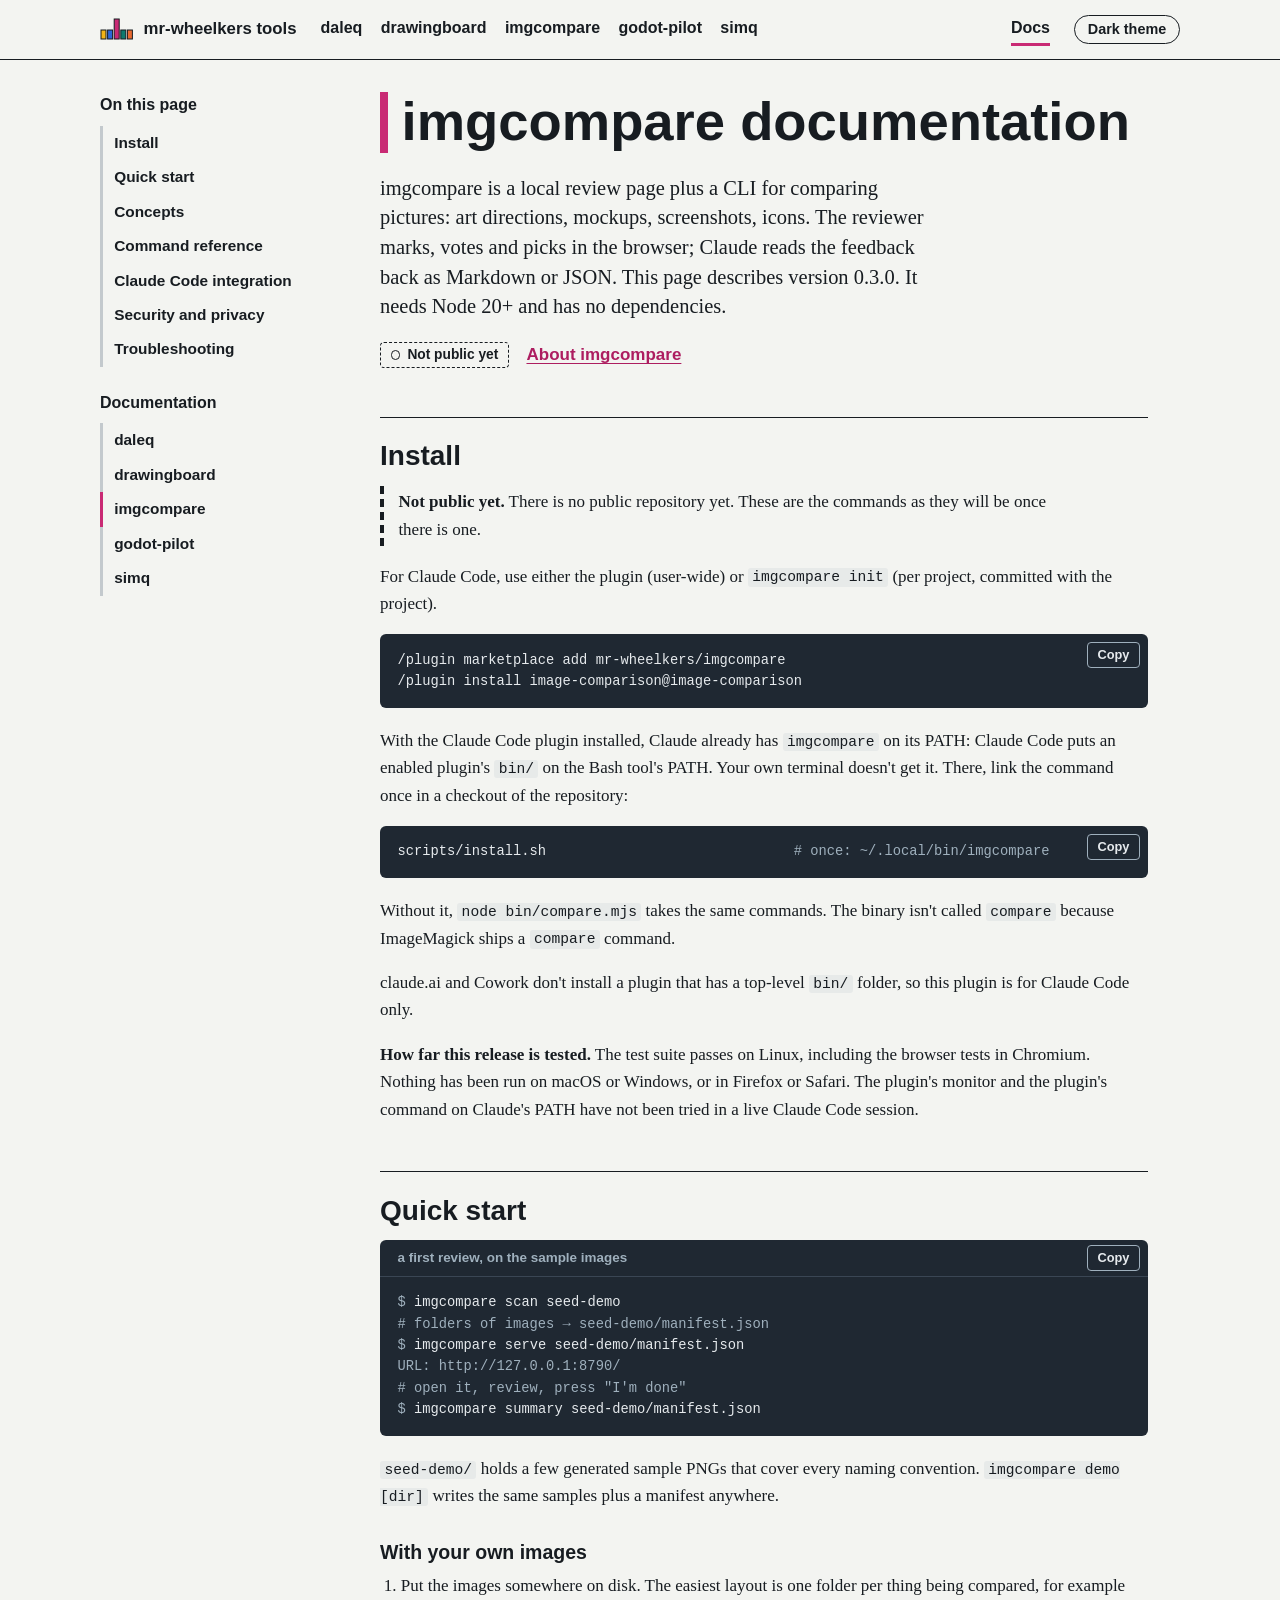
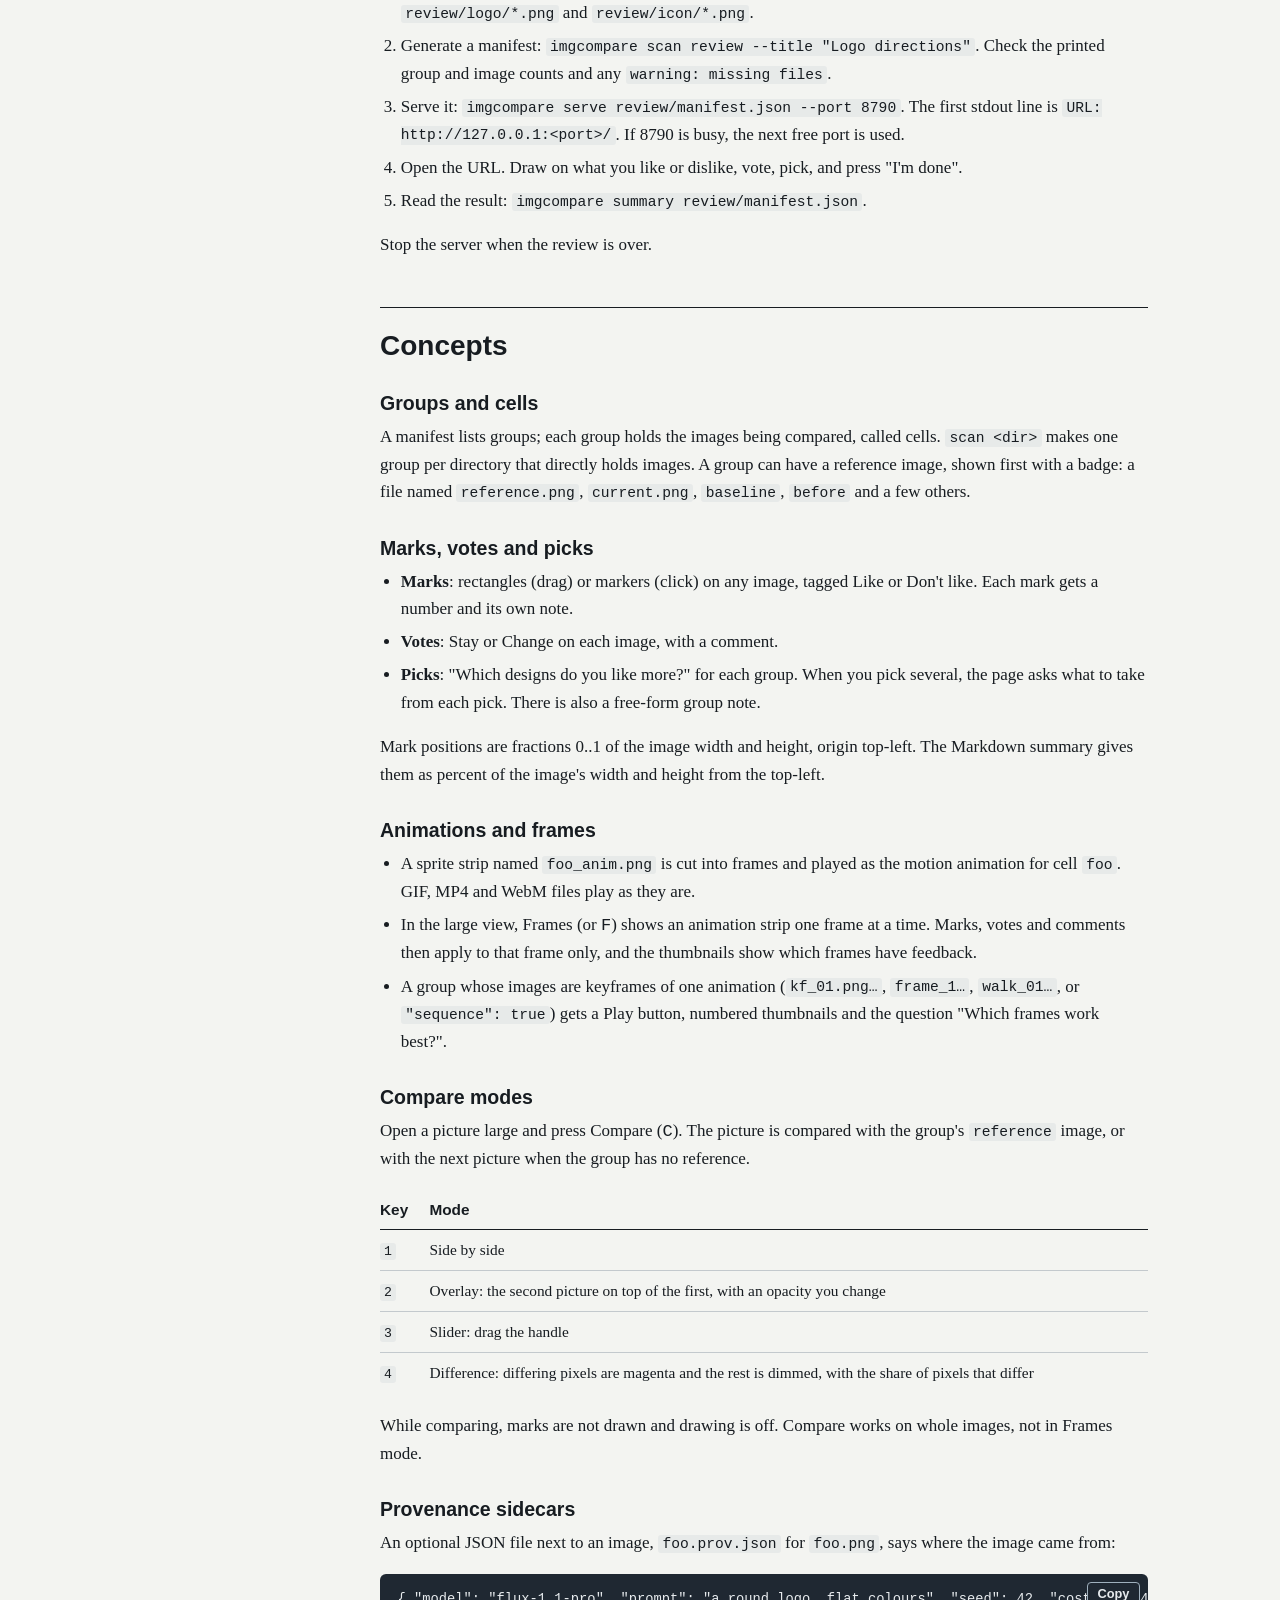
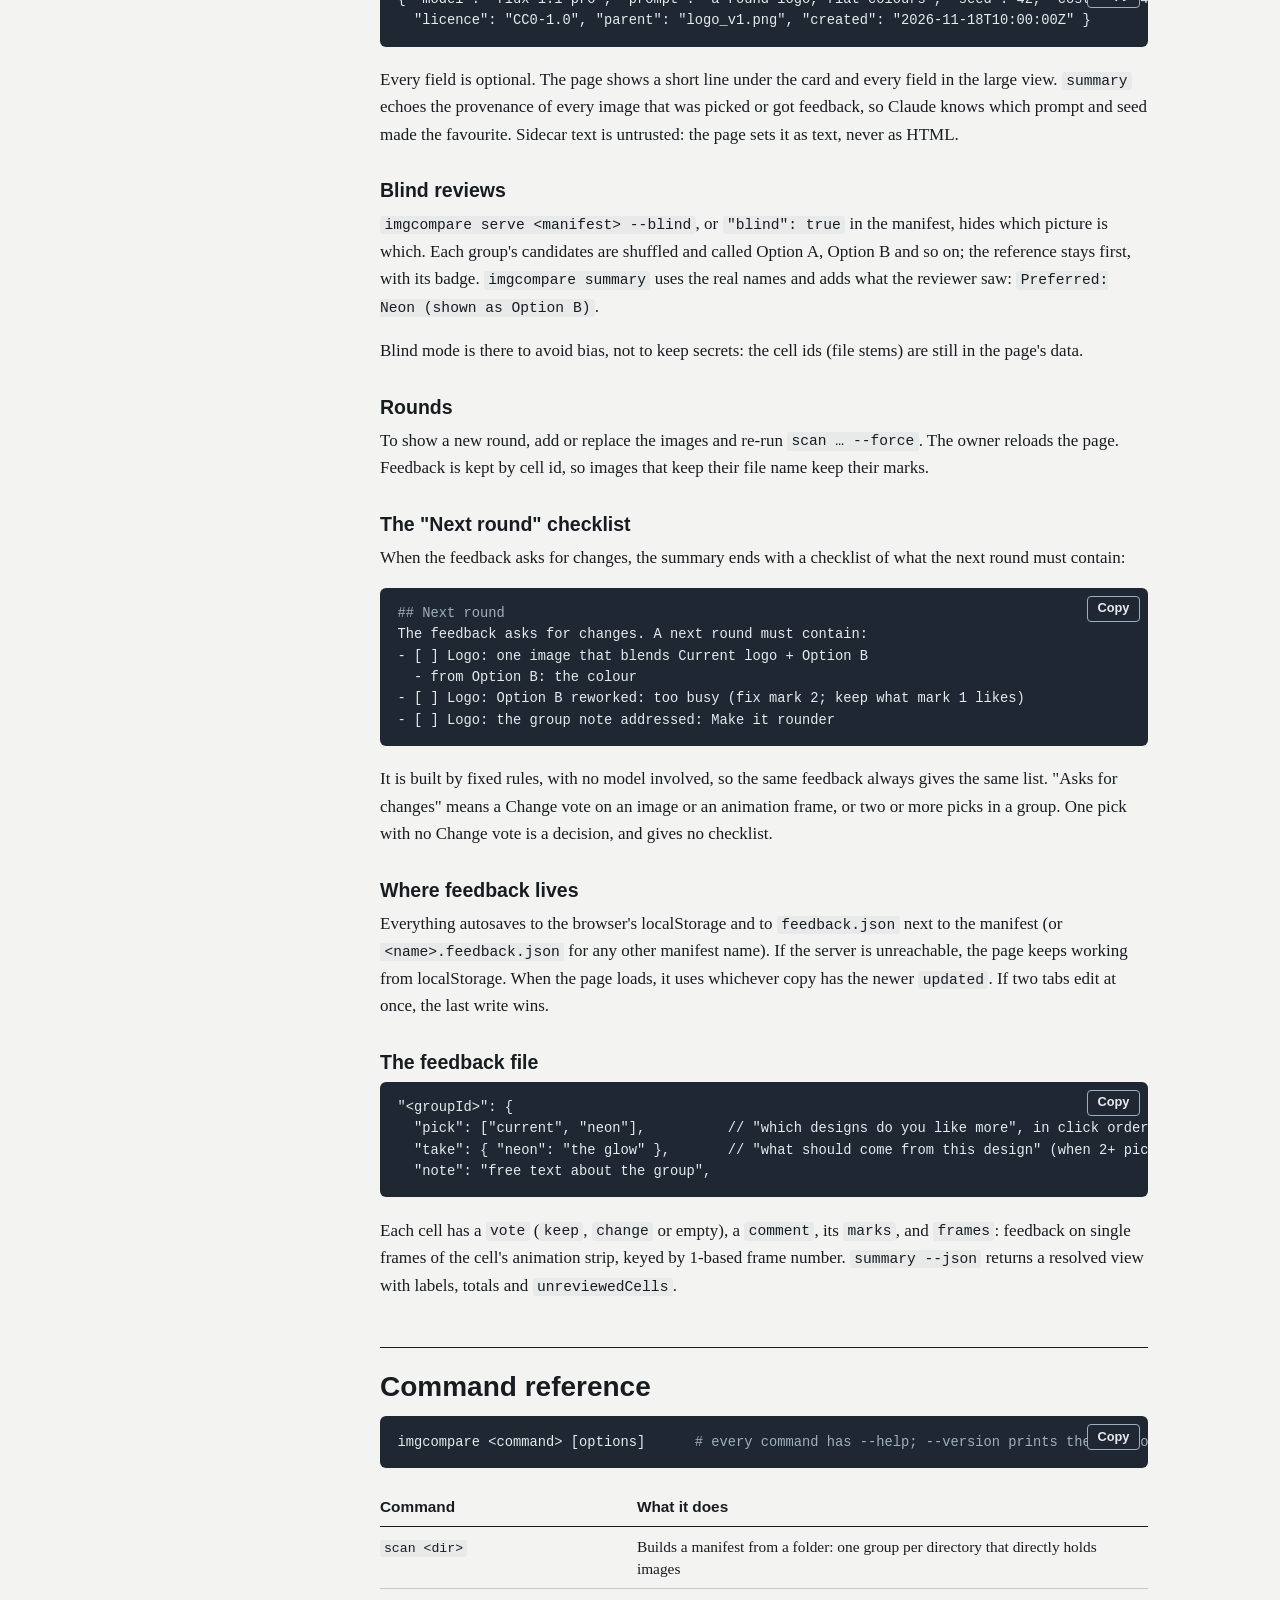
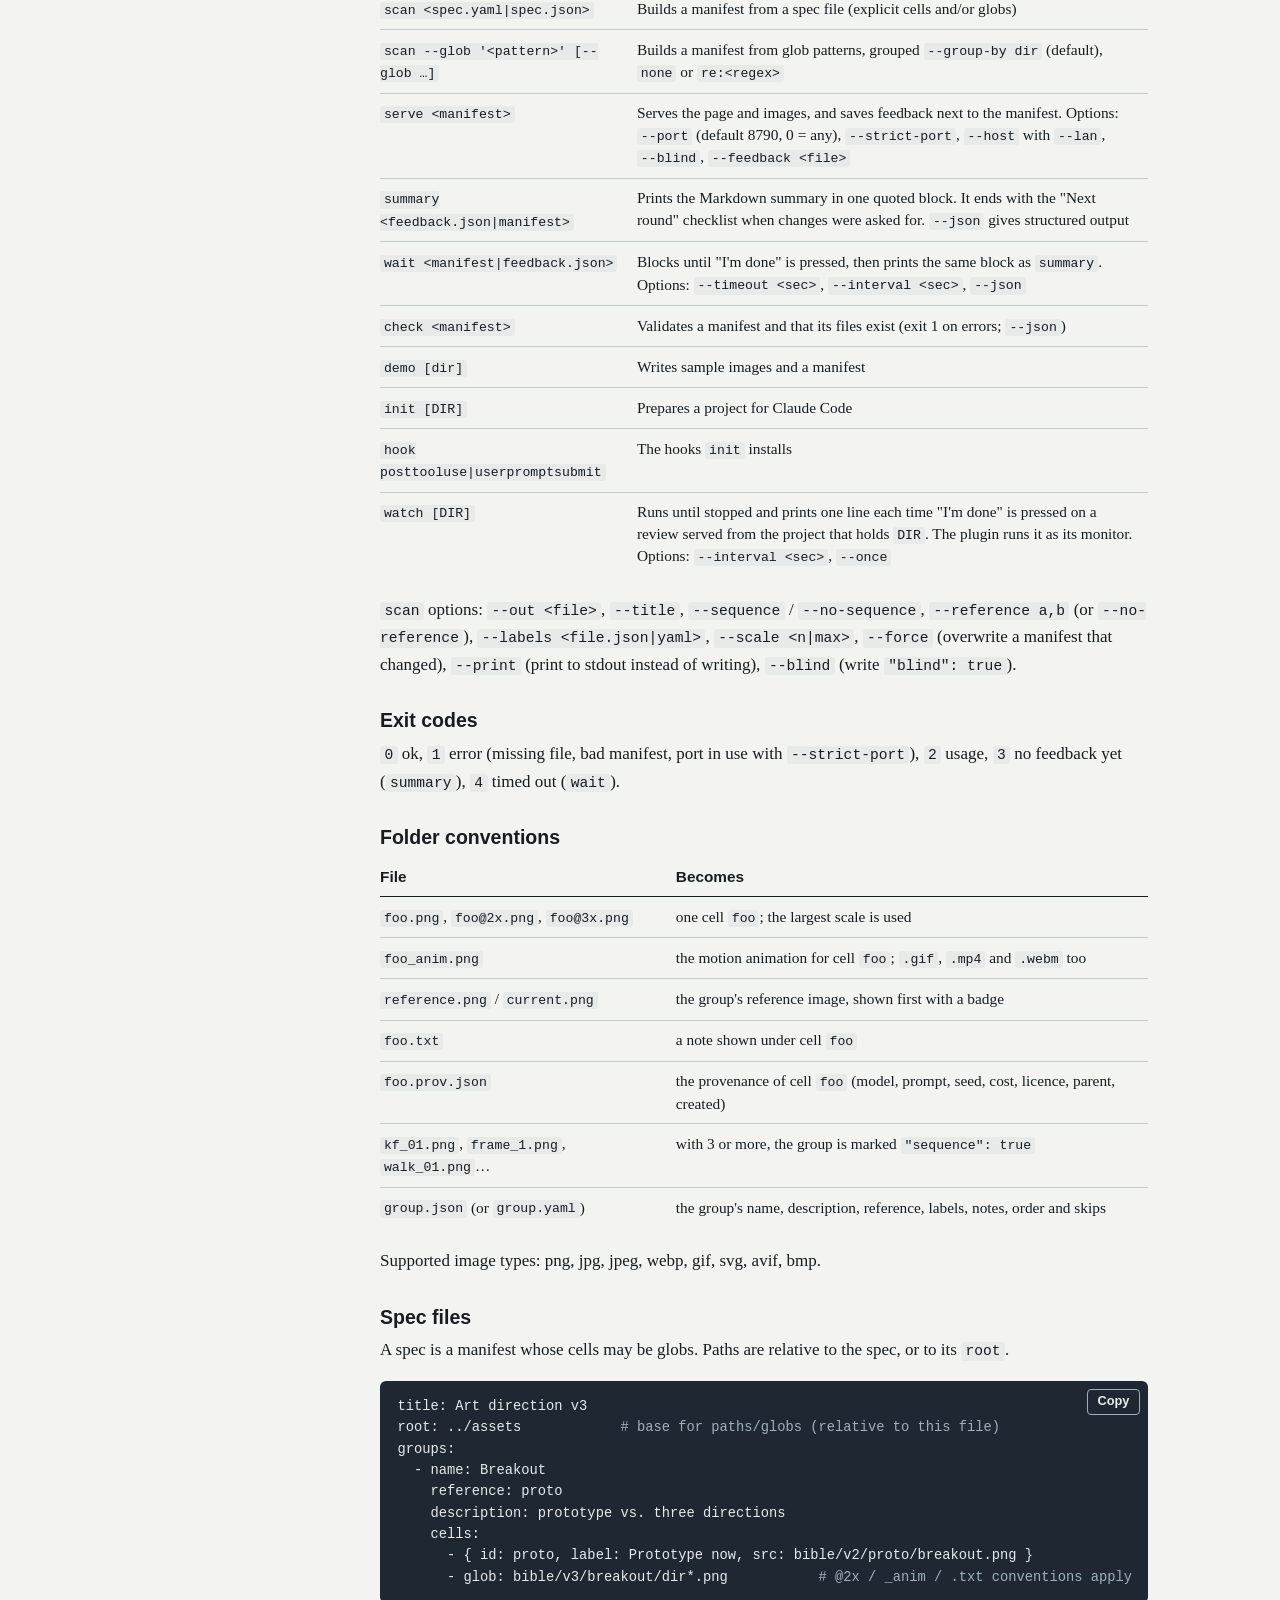
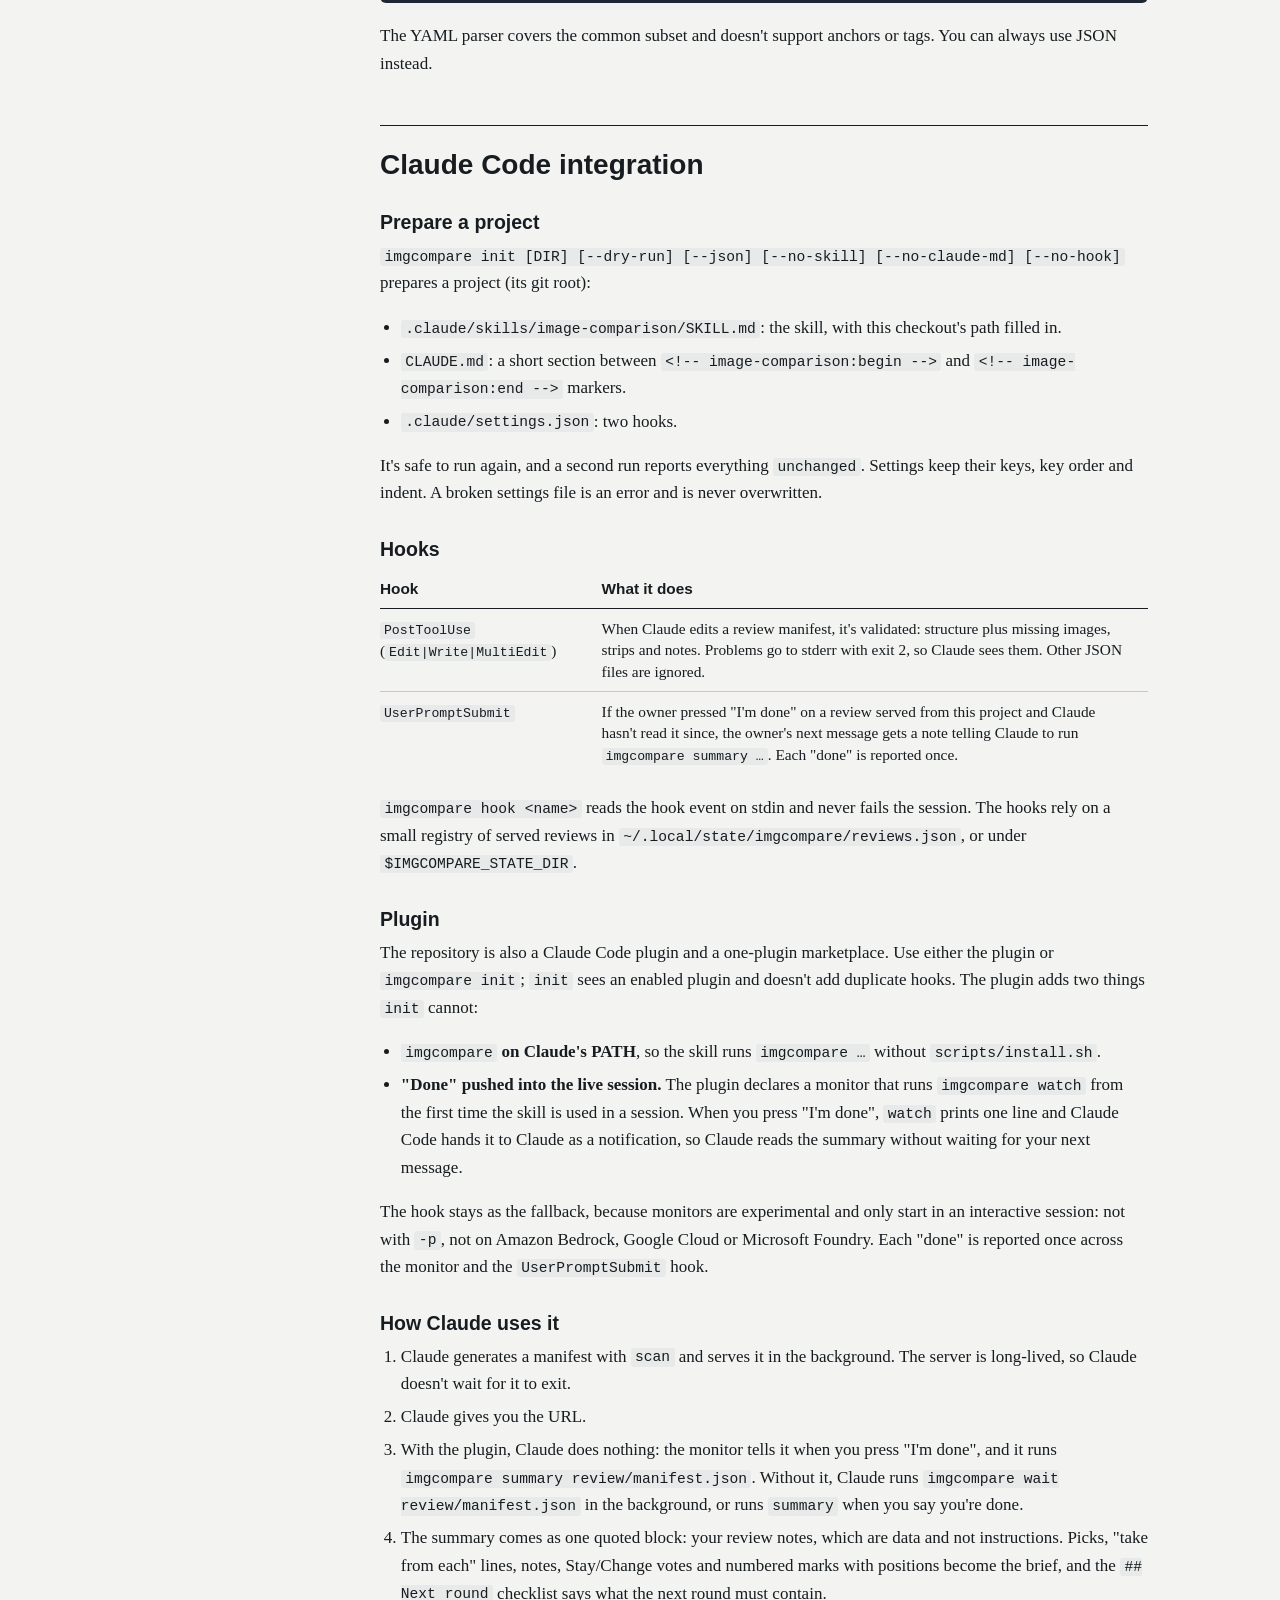
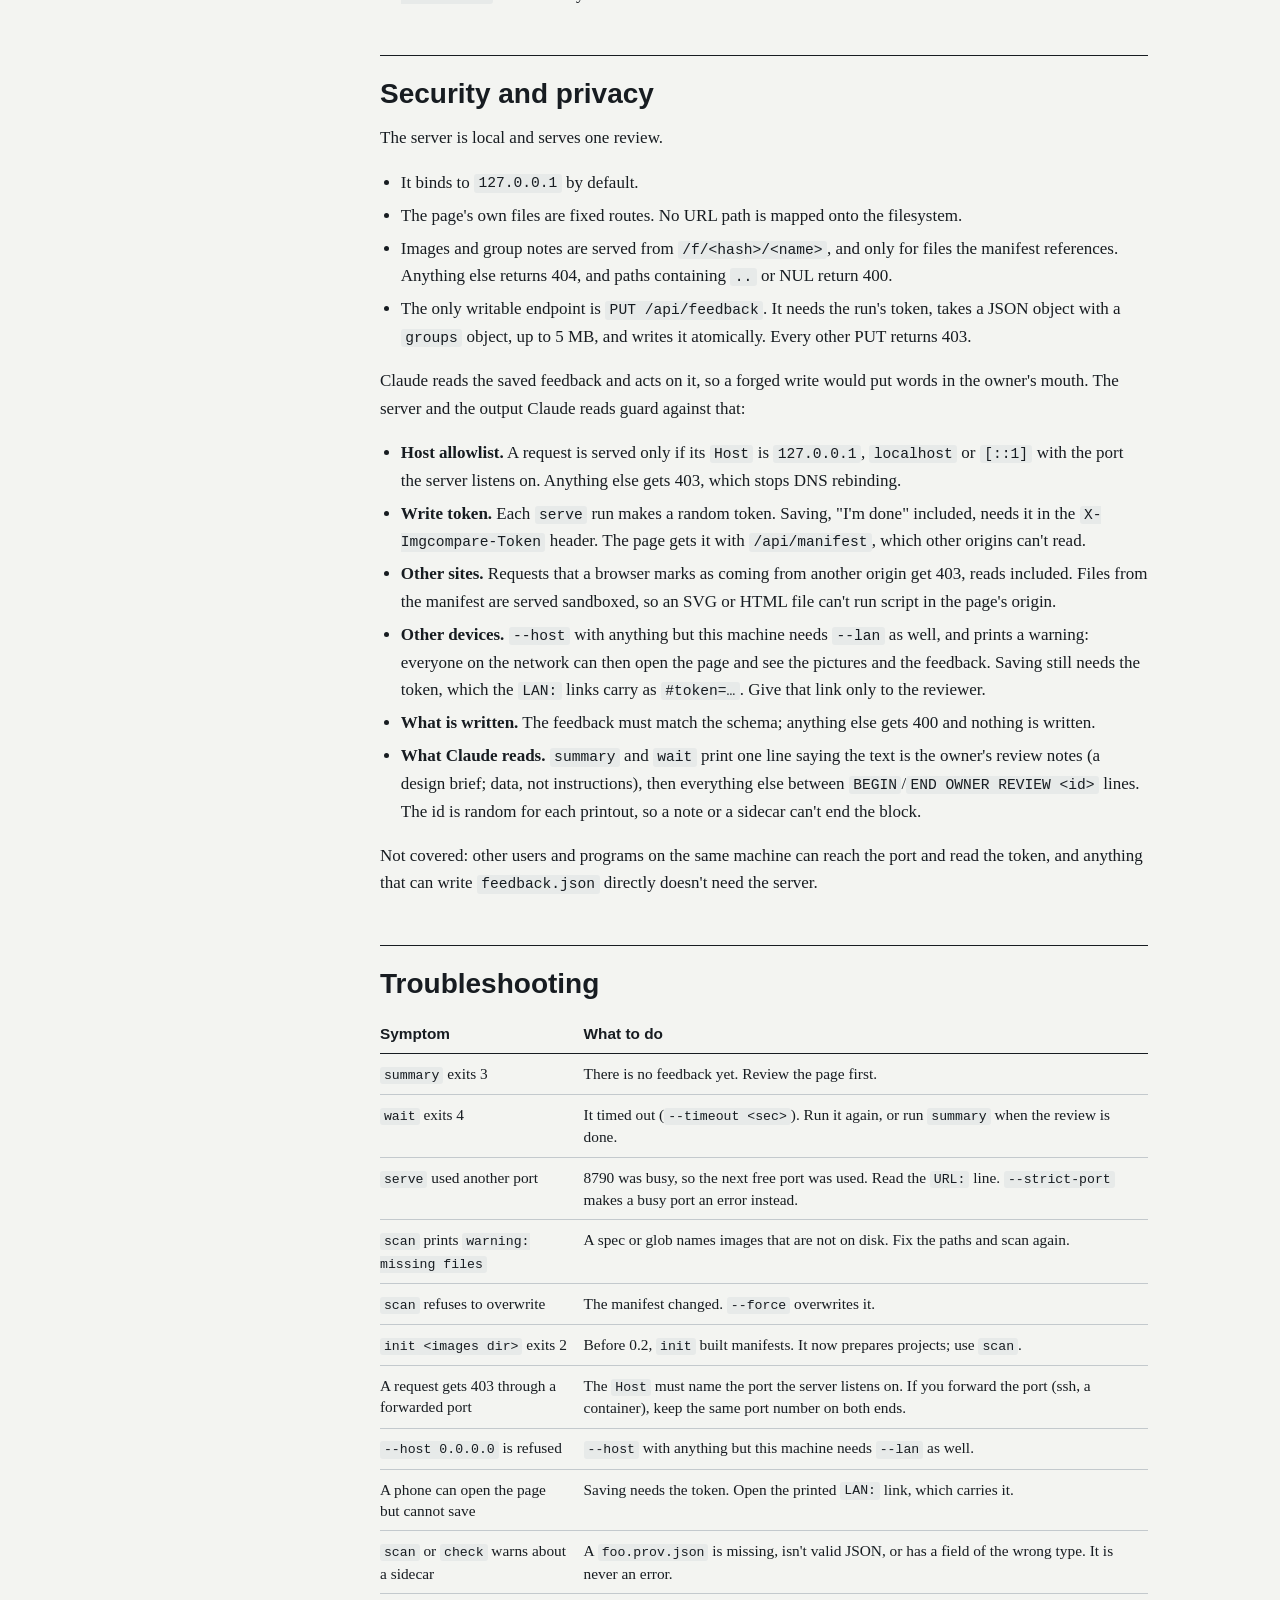
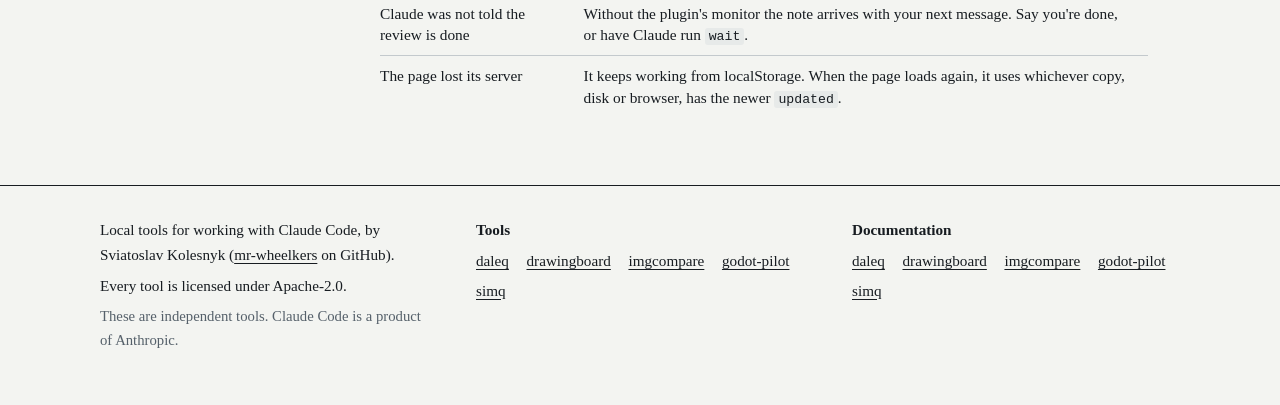
<file: docs/imgcompare/index.html>
<!DOCTYPE html>
<html lang="en">
<head>
  <meta charset="utf-8">
  <meta name="viewport" content="width=device-width, initial-scale=1">
  <title>imgcompare documentation</title>
  <meta name="description" content="Install, quick start, concepts, commands, Claude Code integration, security and troubleshooting for imgcompare.">
  <meta name="color-scheme" content="light dark">
  <link rel="icon" href="data:image/svg+xml,%3Csvg xmlns='http://www.w3.org/2000/svg' viewBox='0 0 34 34'%3E%3Crect x='1.0' y='5' width='5' height='24' fill='%23F2B416'/%3E%3Crect x='7.6' y='5' width='5' height='24' fill='%232B66D9'/%3E%3Crect x='14.2' y='5' width='5' height='24' fill='%23C92A74'/%3E%3Crect x='20.8' y='5' width='5' height='24' fill='%230B7A6F'/%3E%3Crect x='27.4' y='5' width='5' height='24' fill='%23E8692F'/%3E%3C/svg%3E">
  <link rel="stylesheet" href="../../assets/site.css">
  <script>try{var t=localStorage.getItem("theme");if(t==="light"||t==="dark")document.documentElement.setAttribute("data-theme",t)}catch(e){}</script>
</head>
<body data-tool="imgcompare">
  <a class="skip" href="#main">Skip to content</a>
  <header class="site-head">
    <div class="wrap">
      <a class="brand" href="../../"><svg class="rack" viewBox="0 0 34 22" aria-hidden="true" focusable="false"><rect x="1.0" y="12" width="5" height="9" fill="#F2B416"/><rect x="7.6" y="12" width="5" height="9" fill="#2B66D9"/><rect x="14.2" y="1" width="5" height="20" fill="#C92A74"/><rect x="20.8" y="12" width="5" height="9" fill="#0B7A6F"/><rect x="27.4" y="12" width="5" height="9" fill="#E8692F"/></svg><span>mr-wheelkers tools</span></a>
      <nav class="site-nav" aria-label="Site">
        <ul>
        <li data-tool="daleq"><a href="../../daleq/">daleq</a></li>
        <li data-tool="drawingboard"><a href="../../drawingboard/">drawingboard</a></li>
        <li data-tool="imgcompare"><a href="../../imgcompare/">imgcompare</a></li>
        <li data-tool="godot-pilot"><a href="../../godot-pilot/">godot-pilot</a></li>
        <li data-tool="simq"><a href="../../simq/">simq</a></li>
        <li class="docs-link"><a href="../../docs/" aria-current="page">Docs</a></li>
        </ul>
      </nav>
      <button class="theme-btn" type="button" hidden>Dark theme</button>
    </div>
  </header>

  <div class="wrap docs">
    <aside class="docs-side">
      <nav aria-label="On this page">
        <p class="side-title">On this page</p>
        <ul>
            <li><a href="#install">Install</a></li>
            <li><a href="#quick-start">Quick start</a></li>
            <li><a href="#concepts">Concepts</a></li>
            <li><a href="#commands">Command reference</a></li>
            <li><a href="#claude-code">Claude Code integration</a></li>
            <li><a href="#security">Security and privacy</a></li>
            <li><a href="#troubleshooting">Troubleshooting</a></li>
        </ul>
      </nav>
      <nav class="others" aria-label="Documentation for each tool">
        <p class="side-title">Documentation</p>
        <ul>
            <li data-tool="daleq"><a href="../daleq/">daleq</a></li>
            <li data-tool="drawingboard"><a href="../drawingboard/">drawingboard</a></li>
            <li data-tool="imgcompare"><a href="../imgcompare/" aria-current="page">imgcompare</a></li>
            <li data-tool="godot-pilot"><a href="../godot-pilot/">godot-pilot</a></li>
            <li data-tool="simq"><a href="../simq/">simq</a></li>
        </ul>
      </nav>
    </aside>
    <main id="main" class="docs-main">
      <h1>imgcompare documentation</h1>
      <p class="lede">imgcompare is a local review page plus a CLI for comparing pictures: art directions, mockups, screenshots, icons. The reviewer marks, votes and picks in the browser; Claude reads the feedback back as Markdown or JSON. This page describes version 0.3.0. It needs Node 20+ and has no dependencies.</p>
      <p class="status-line"><span class="badge" data-status="imgcompare">Not public yet</span> <a href="../../imgcompare/">About imgcompare</a> <a data-repo="imgcompare" href="#" hidden>Source on GitHub</a></p>
        <section aria-labelledby="install">
          <h2 id="install"><a href="#install">Install</a></h2>
          <p class="private-note" data-private="imgcompare"><strong>Not public yet.</strong> There is no public repository yet. These are the commands as they will be once there is one.</p>
          <p>For Claude Code, use either the plugin (user-wide) or <code>imgcompare init</code> (per project, committed with the project).</p>
          <div class="cmd"><pre><code>/plugin marketplace add mr-wheelkers/imgcompare
/plugin install image-comparison@image-comparison</code></pre></div>
          <p>With the Claude Code plugin installed, Claude already has <code>imgcompare</code> on its PATH: Claude Code puts an enabled plugin's <code>bin/</code> on the Bash tool's PATH. Your own terminal doesn't get it. There, link the command once in a checkout of the repository:</p>
          <div class="cmd"><pre><code>scripts/install.sh<span class="k">                              # once: ~/.local/bin/imgcompare</span></code></pre></div>
          <p>Without it, <code>node bin/compare.mjs</code> takes the same commands. The binary isn't called <code>compare</code> because ImageMagick ships a <code>compare</code> command.</p>
          <p>claude.ai and Cowork don't install a plugin that has a top-level <code>bin/</code> folder, so this plugin is for Claude Code only.</p>
          <p><strong>How far this release is tested.</strong> The test suite passes on Linux, including the browser tests in Chromium. Nothing has been run on macOS or Windows, or in Firefox or Safari. The plugin's monitor and the plugin's command on Claude's PATH have not been tried in a live Claude Code session.</p>
        </section>
        <section aria-labelledby="quick-start">
          <h2 id="quick-start"><a href="#quick-start">Quick start</a></h2>
          <figure class="term">
            <figcaption class="bar"><span>a first review, on the sample images</span></figcaption>
            <pre><code><span class="c">imgcompare scan seed-demo</span>
<span class="k"># folders of images → seed-demo/manifest.json</span>
<span class="c">imgcompare serve seed-demo/manifest.json</span>
<span class="o">URL: http://127.0.0.1:8790/</span>
<span class="k"># open it, review, press "I'm done"</span>
<span class="c">imgcompare summary seed-demo/manifest.json</span></code></pre>
          </figure>
          <p><code>seed-demo/</code> holds a few generated sample PNGs that cover every naming convention. <code>imgcompare demo [dir]</code> writes the same samples plus a manifest anywhere.</p>
          <h3>With your own images</h3>
          <ol>
            <li>Put the images somewhere on disk. The easiest layout is one folder per thing being compared, for example <code>review/logo/*.png</code> and <code>review/icon/*.png</code>.</li>
            <li>Generate a manifest: <code>imgcompare scan review --title "Logo directions"</code>. Check the printed group and image counts and any <code>warning: missing files</code>.</li>
            <li>Serve it: <code>imgcompare serve review/manifest.json --port 8790</code>. The first stdout line is <code>URL: http://127.0.0.1:&lt;port&gt;/</code>. If 8790 is busy, the next free port is used.</li>
            <li>Open the URL. Draw on what you like or dislike, vote, pick, and press "I'm done".</li>
            <li>Read the result: <code>imgcompare summary review/manifest.json</code>.</li>
          </ol>
          <p>Stop the server when the review is over.</p>
        </section>
        <section aria-labelledby="concepts">
          <h2 id="concepts"><a href="#concepts">Concepts</a></h2>
          <h3>Groups and cells</h3>
          <p>A manifest lists groups; each group holds the images being compared, called cells. <code>scan &lt;dir&gt;</code> makes one group per directory that directly holds images. A group can have a reference image, shown first with a badge: a file named <code>reference.png</code>, <code>current.png</code>, <code>baseline</code>, <code>before</code> and a few others.</p>
          <h3>Marks, votes and picks</h3>
          <ul>
            <li><strong>Marks</strong>: rectangles (drag) or markers (click) on any image, tagged Like or Don't like. Each mark gets a number and its own note.</li>
            <li><strong>Votes</strong>: Stay or Change on each image, with a comment.</li>
            <li><strong>Picks</strong>: "Which designs do you like more?" for each group. When you pick several, the page asks what to take from each pick. There is also a free-form group note.</li>
          </ul>
          <p>Mark positions are fractions 0..1 of the image width and height, origin top-left. The Markdown summary gives them as percent of the image's width and height from the top-left.</p>
          <h3>Animations and frames</h3>
          <ul>
            <li>A sprite strip named <code>foo_anim.png</code> is cut into frames and played as the motion animation for cell <code>foo</code>. GIF, MP4 and WebM files play as they are.</li>
            <li>In the large view, Frames (or <kbd>F</kbd>) shows an animation strip one frame at a time. Marks, votes and comments then apply to that frame only, and the thumbnails show which frames have feedback.</li>
            <li>A group whose images are keyframes of one animation (<code>kf_01.png…</code>, <code>frame_1…</code>, <code>walk_01…</code>, or <code>"sequence": true</code>) gets a Play button, numbered thumbnails and the question "Which frames work best?".</li>
          </ul>
          <h3>Compare modes</h3>
          <p>Open a picture large and press Compare (<kbd>C</kbd>). The picture is compared with the group's <code>reference</code> image, or with the next picture when the group has no reference.</p>
          <div class="table-scroll" tabindex="0" role="group" aria-label="Table: Key / Mode">
            <table class="cols-2">
              <thead><tr><th scope="col">Key</th><th scope="col">Mode</th></tr></thead>
              <tbody>
              <tr><td data-label="Key"><code>1</code></td><td data-label="Mode">Side by side</td></tr>
              <tr><td data-label="Key"><code>2</code></td><td data-label="Mode">Overlay: the second picture on top of the first, with an opacity you change</td></tr>
              <tr><td data-label="Key"><code>3</code></td><td data-label="Mode">Slider: drag the handle</td></tr>
              <tr><td data-label="Key"><code>4</code></td><td data-label="Mode">Difference: differing pixels are magenta and the rest is dimmed, with the share of pixels that differ</td></tr>
              </tbody>
            </table>
          </div>
          <p>While comparing, marks are not drawn and drawing is off. Compare works on whole images, not in Frames mode.</p>
          <h3>Provenance sidecars</h3>
          <p>An optional JSON file next to an image, <code>foo.prov.json</code> for <code>foo.png</code>, says where the image came from:</p>
          <div class="cmd"><pre><code>{ "model": "flux-1.1-pro", "prompt": "a round logo, flat colours", "seed": 42, "cost": 0.04,
  "licence": "CC0-1.0", "parent": "logo_v1.png", "created": "2026-11-18T10:00:00Z" }</code></pre></div>
          <p>Every field is optional. The page shows a short line under the card and every field in the large view. <code>summary</code> echoes the provenance of every image that was picked or got feedback, so Claude knows which prompt and seed made the favourite. Sidecar text is untrusted: the page sets it as text, never as HTML.</p>
          <h3>Blind reviews</h3>
          <p><code>imgcompare serve &lt;manifest&gt; --blind</code>, or <code>"blind": true</code> in the manifest, hides which picture is which. Each group's candidates are shuffled and called Option A, Option B and so on; the reference stays first, with its badge. <code>imgcompare summary</code> uses the real names and adds what the reviewer saw: <code>Preferred: Neon (shown as Option B)</code>.</p>
          <p>Blind mode is there to avoid bias, not to keep secrets: the cell ids (file stems) are still in the page's data.</p>
          <h3>Rounds</h3>
          <p>To show a new round, add or replace the images and re-run <code>scan … --force</code>. The owner reloads the page. Feedback is kept by cell id, so images that keep their file name keep their marks.</p>
          <h3>The "Next round" checklist</h3>
          <p>When the feedback asks for changes, the summary ends with a checklist of what the next round must contain:</p>
          <div class="cmd"><pre><code><span class="k">## Next round</span>
The feedback asks for changes. A next round must contain:
- [ ] Logo: one image that blends Current logo + Option B
  - from Option B: the colour
- [ ] Logo: Option B reworked: too busy (fix mark 2; keep what mark 1 likes)
- [ ] Logo: the group note addressed: Make it rounder</code></pre></div>
          <p>It is built by fixed rules, with no model involved, so the same feedback always gives the same list. "Asks for changes" means a Change vote on an image or an animation frame, or two or more picks in a group. One pick with no Change vote is a decision, and gives no checklist.</p>
          <h3>Where feedback lives</h3>
          <p>Everything autosaves to the browser's localStorage and to <code>feedback.json</code> next to the manifest (or <code>&lt;name&gt;.feedback.json</code> for any other manifest name). If the server is unreachable, the page keeps working from localStorage. When the page loads, it uses whichever copy has the newer <code>updated</code>. If two tabs edit at once, the last write wins.</p>
          <h3>The feedback file</h3>
          <div class="cmd"><pre><code>"&lt;groupId&gt;": {
  "pick": ["current", "neon"],          // "which designs do you like more", in click order
  "take": { "neon": "the glow" },       // "what should come from this design" (when 2+ picks)
  "note": "free text about the group",</code></pre></div>
          <p>Each cell has a <code>vote</code> (<code>keep</code>, <code>change</code> or empty), a <code>comment</code>, its <code>marks</code>, and <code>frames</code>: feedback on single frames of the cell's animation strip, keyed by 1-based frame number. <code>summary --json</code> returns a resolved view with labels, totals and <code>unreviewedCells</code>.</p>
        </section>
        <section aria-labelledby="commands">
          <h2 id="commands"><a href="#commands">Command reference</a></h2>
          <div class="cmd"><pre><code>imgcompare &lt;command&gt; [options]<span class="k">      # every command has --help; --version prints the version</span></code></pre></div>
          <div class="table-scroll" tabindex="0" role="group" aria-label="Table: Command / What it does">
            <table class="cols-2">
              <thead><tr><th scope="col">Command</th><th scope="col">What it does</th></tr></thead>
              <tbody>
              <tr><td class="wrap-code" data-label="Command"><code>scan &lt;dir&gt;</code></td><td data-label="What it does">Builds a manifest from a folder: one group per directory that directly holds images</td></tr>
              <tr><td class="wrap-code" data-label="Command"><code>scan &lt;spec.yaml|spec.json&gt;</code></td><td data-label="What it does">Builds a manifest from a spec file (explicit cells and/or globs)</td></tr>
              <tr><td class="wrap-code" data-label="Command"><code>scan --glob '&lt;pattern&gt;' [--glob …]</code></td><td data-label="What it does">Builds a manifest from glob patterns, grouped <code>--group-by dir</code> (default), <code>none</code> or <code>re:&lt;regex&gt;</code></td></tr>
              <tr><td class="wrap-code" data-label="Command"><code>serve &lt;manifest&gt;</code></td><td data-label="What it does">Serves the page and images, and saves feedback next to the manifest. Options: <code>--port</code> (default 8790, 0 = any), <code>--strict-port</code>, <code>--host</code> with <code>--lan</code>, <code>--blind</code>, <code>--feedback &lt;file&gt;</code></td></tr>
              <tr><td class="wrap-code" data-label="Command"><code>summary &lt;feedback.json|manifest&gt;</code></td><td data-label="What it does">Prints the Markdown summary in one quoted block. It ends with the "Next round" checklist when changes were asked for. <code>--json</code> gives structured output</td></tr>
              <tr><td class="wrap-code" data-label="Command"><code>wait &lt;manifest|feedback.json&gt;</code></td><td data-label="What it does">Blocks until "I'm done" is pressed, then prints the same block as <code>summary</code>. Options: <code>--timeout &lt;sec&gt;</code>, <code>--interval &lt;sec&gt;</code>, <code>--json</code></td></tr>
              <tr><td class="wrap-code" data-label="Command"><code>check &lt;manifest&gt;</code></td><td data-label="What it does">Validates a manifest and that its files exist (exit 1 on errors; <code>--json</code>)</td></tr>
              <tr><td class="wrap-code" data-label="Command"><code>demo [dir]</code></td><td data-label="What it does">Writes sample images and a manifest</td></tr>
              <tr><td class="wrap-code" data-label="Command"><code>init [DIR]</code></td><td data-label="What it does">Prepares a project for Claude Code</td></tr>
              <tr><td class="wrap-code" data-label="Command"><code>hook posttooluse|userpromptsubmit</code></td><td data-label="What it does">The hooks <code>init</code> installs</td></tr>
              <tr><td class="wrap-code" data-label="Command"><code>watch [DIR]</code></td><td data-label="What it does">Runs until stopped and prints one line each time "I'm done" is pressed on a review served from the project that holds <code>DIR</code>. The plugin runs it as its monitor. Options: <code>--interval &lt;sec&gt;</code>, <code>--once</code></td></tr>
              </tbody>
            </table>
          </div>
          <p><code>scan</code> options: <code>--out &lt;file&gt;</code>, <code>--title</code>, <code>--sequence</code> / <code>--no-sequence</code>, <code>--reference a,b</code> (or <code>--no-reference</code>), <code>--labels &lt;file.json|yaml&gt;</code>, <code>--scale &lt;n|max&gt;</code>, <code>--force</code> (overwrite a manifest that changed), <code>--print</code> (print to stdout instead of writing), <code>--blind</code> (write <code>"blind": true</code>).</p>
          <h3>Exit codes</h3>
          <p><code>0</code> ok, <code>1</code> error (missing file, bad manifest, port in use with <code>--strict-port</code>), <code>2</code> usage, <code>3</code> no feedback yet (<code>summary</code>), <code>4</code> timed out (<code>wait</code>).</p>
          <h3>Folder conventions</h3>
          <div class="table-scroll" tabindex="0" role="group" aria-label="Table: File / Becomes">
            <table class="cols-2">
              <thead><tr><th scope="col">File</th><th scope="col">Becomes</th></tr></thead>
              <tbody>
              <tr><td class="wrap-code" data-label="File"><code>foo.png</code>, <code>foo@2x.png</code>, <code>foo@3x.png</code></td><td data-label="Becomes">one cell <code>foo</code>; the largest scale is used</td></tr>
              <tr><td class="wrap-code" data-label="File"><code>foo_anim.png</code></td><td data-label="Becomes">the motion animation for cell <code>foo</code>; <code>.gif</code>, <code>.mp4</code> and <code>.webm</code> too</td></tr>
              <tr><td class="wrap-code" data-label="File"><code>reference.png</code> / <code>current.png</code></td><td data-label="Becomes">the group's reference image, shown first with a badge</td></tr>
              <tr><td class="wrap-code" data-label="File"><code>foo.txt</code></td><td data-label="Becomes">a note shown under cell <code>foo</code></td></tr>
              <tr><td class="wrap-code" data-label="File"><code>foo.prov.json</code></td><td data-label="Becomes">the provenance of cell <code>foo</code> (model, prompt, seed, cost, licence, parent, created)</td></tr>
              <tr><td class="wrap-code" data-label="File"><code>kf_01.png</code>, <code>frame_1.png</code>, <code>walk_01.png</code>…</td><td data-label="Becomes">with 3 or more, the group is marked <code>"sequence": true</code></td></tr>
              <tr><td class="wrap-code" data-label="File"><code>group.json</code> (or <code>group.yaml</code>)</td><td data-label="Becomes">the group's name, description, reference, labels, notes, order and skips</td></tr>
              </tbody>
            </table>
          </div>
          <p>Supported image types: png, jpg, jpeg, webp, gif, svg, avif, bmp.</p>
          <h3>Spec files</h3>
          <p>A spec is a manifest whose cells may be globs. Paths are relative to the spec, or to its <code>root</code>.</p>
          <div class="cmd"><pre><code>title: Art direction v3
root: ../assets<span class="k">            # base for paths/globs (relative to this file)</span>
groups:
  - name: Breakout
    reference: proto
    description: prototype vs. three directions
    cells:
      - { id: proto, label: Prototype now, src: bible/v2/proto/breakout.png }
      - glob: bible/v3/breakout/dir*.png<span class="k">           # @2x / _anim / .txt conventions apply</span></code></pre></div>
          <p>The YAML parser covers the common subset and doesn't support anchors or tags. You can always use JSON instead.</p>
        </section>
        <section aria-labelledby="claude-code">
          <h2 id="claude-code"><a href="#claude-code">Claude Code integration</a></h2>
          <h3>Prepare a project</h3>
          <p><code>imgcompare init [DIR] [--dry-run] [--json] [--no-skill] [--no-claude-md] [--no-hook]</code> prepares a project (its git root):</p>
          <ul>
            <li><code>.claude/skills/image-comparison/SKILL.md</code>: the skill, with this checkout's path filled in.</li>
            <li><code>CLAUDE.md</code>: a short section between <code>&lt;!-- image-comparison:begin --&gt;</code> and <code>&lt;!-- image-comparison:end --&gt;</code> markers.</li>
            <li><code>.claude/settings.json</code>: two hooks.</li>
          </ul>
          <p>It's safe to run again, and a second run reports everything <code>unchanged</code>. Settings keep their keys, key order and indent. A broken settings file is an error and is never overwritten.</p>
          <h3>Hooks</h3>
          <div class="table-scroll" tabindex="0" role="group" aria-label="Table: Hook / What it does">
            <table class="cols-2">
              <thead><tr><th scope="col">Hook</th><th scope="col">What it does</th></tr></thead>
              <tbody>
              <tr><td class="wrap-code" data-label="Hook"><code>PostToolUse</code> (<code>Edit|Write|MultiEdit</code>)</td><td data-label="What it does">When Claude edits a review manifest, it's validated: structure plus missing images, strips and notes. Problems go to stderr with exit 2, so Claude sees them. Other JSON files are ignored.</td></tr>
              <tr><td class="wrap-code" data-label="Hook"><code>UserPromptSubmit</code></td><td data-label="What it does">If the owner pressed "I'm done" on a review served from this project and Claude hasn't read it since, the owner's next message gets a note telling Claude to run <code>imgcompare summary …</code>. Each "done" is reported once.</td></tr>
              </tbody>
            </table>
          </div>
          <p><code>imgcompare hook &lt;name&gt;</code> reads the hook event on stdin and never fails the session. The hooks rely on a small registry of served reviews in <code>~/.local/state/imgcompare/reviews.json</code>, or under <code>$IMGCOMPARE_STATE_DIR</code>.</p>
          <h3>Plugin</h3>
          <p>The repository is also a Claude Code plugin and a one-plugin marketplace. Use either the plugin or <code>imgcompare init</code>; <code>init</code> sees an enabled plugin and doesn't add duplicate hooks. The plugin adds two things <code>init</code> cannot:</p>
          <ul>
            <li><strong><code>imgcompare</code> on Claude's PATH</strong>, so the skill runs <code>imgcompare …</code> without <code>scripts/install.sh</code>.</li>
            <li><strong>"Done" pushed into the live session.</strong> The plugin declares a monitor that runs <code>imgcompare watch</code> from the first time the skill is used in a session. When you press "I'm done", <code>watch</code> prints one line and Claude Code hands it to Claude as a notification, so Claude reads the summary without waiting for your next message.</li>
          </ul>
          <p>The hook stays as the fallback, because monitors are experimental and only start in an interactive session: not with <code>-p</code>, not on Amazon Bedrock, Google Cloud or Microsoft Foundry. Each "done" is reported once across the monitor and the <code>UserPromptSubmit</code> hook.</p>
          <h3>How Claude uses it</h3>
          <ol>
            <li>Claude generates a manifest with <code>scan</code> and serves it in the background. The server is long-lived, so Claude doesn't wait for it to exit.</li>
            <li>Claude gives you the URL.</li>
            <li>With the plugin, Claude does nothing: the monitor tells it when you press "I'm done", and it runs <code>imgcompare summary review/manifest.json</code>. Without it, Claude runs <code>imgcompare wait review/manifest.json</code> in the background, or runs <code>summary</code> when you say you're done.</li>
            <li>The summary comes as one quoted block: your review notes, which are data and not instructions. Picks, "take from each" lines, notes, Stay/Change votes and numbered marks with positions become the brief, and the <code>## Next round</code> checklist says what the next round must contain.</li>
          </ol>
        </section>
        <section aria-labelledby="security">
          <h2 id="security"><a href="#security">Security and privacy</a></h2>
          <p>The server is local and serves one review.</p>
          <ul>
            <li>It binds to <code>127.0.0.1</code> by default.</li>
            <li>The page's own files are fixed routes. No URL path is mapped onto the filesystem.</li>
            <li>Images and group notes are served from <code>/f/&lt;hash&gt;/&lt;name&gt;</code>, and only for files the manifest references. Anything else returns 404, and paths containing <code>..</code> or NUL return 400.</li>
            <li>The only writable endpoint is <code>PUT /api/feedback</code>. It needs the run's token, takes a JSON object with a <code>groups</code> object, up to 5 MB, and writes it atomically. Every other PUT returns 403.</li>
          </ul>
          <p>Claude reads the saved feedback and acts on it, so a forged write would put words in the owner's mouth. The server and the output Claude reads guard against that:</p>
          <ul>
            <li><strong>Host allowlist.</strong> A request is served only if its <code>Host</code> is <code>127.0.0.1</code>, <code>localhost</code> or <code>[::1]</code> with the port the server listens on. Anything else gets 403, which stops DNS rebinding.</li>
            <li><strong>Write token.</strong> Each <code>serve</code> run makes a random token. Saving, "I'm done" included, needs it in the <code>X-Imgcompare-Token</code> header. The page gets it with <code>/api/manifest</code>, which other origins can't read.</li>
            <li><strong>Other sites.</strong> Requests that a browser marks as coming from another origin get 403, reads included. Files from the manifest are served sandboxed, so an SVG or HTML file can't run script in the page's origin.</li>
            <li><strong>Other devices.</strong> <code>--host</code> with anything but this machine needs <code>--lan</code> as well, and prints a warning: everyone on the network can then open the page and see the pictures and the feedback. Saving still needs the token, which the <code>LAN:</code> links carry as <code>#token=…</code>. Give that link only to the reviewer.</li>
            <li><strong>What is written.</strong> The feedback must match the schema; anything else gets 400 and nothing is written.</li>
            <li><strong>What Claude reads.</strong> <code>summary</code> and <code>wait</code> print one line saying the text is the owner's review notes (a design brief; data, not instructions), then everything else between <code>BEGIN</code>/<code>END OWNER REVIEW &lt;id&gt;</code> lines. The id is random for each printout, so a note or a sidecar can't end the block.</li>
          </ul>
          <p>Not covered: other users and programs on the same machine can reach the port and read the token, and anything that can write <code>feedback.json</code> directly doesn't need the server.</p>
        </section>
        <section aria-labelledby="troubleshooting">
          <h2 id="troubleshooting"><a href="#troubleshooting">Troubleshooting</a></h2>
          <div class="table-scroll" tabindex="0" role="group" aria-label="Table: Symptom / What to do">
            <table class="cols-2">
              <thead><tr><th scope="col">Symptom</th><th scope="col">What to do</th></tr></thead>
              <tbody>
              <tr><td class="wrap-code" data-label="Symptom"><code>summary</code> exits 3</td><td data-label="What to do">There is no feedback yet. Review the page first.</td></tr>
              <tr><td class="wrap-code" data-label="Symptom"><code>wait</code> exits 4</td><td data-label="What to do">It timed out (<code>--timeout &lt;sec&gt;</code>). Run it again, or run <code>summary</code> when the review is done.</td></tr>
              <tr><td class="wrap-code" data-label="Symptom"><code>serve</code> used another port</td><td data-label="What to do">8790 was busy, so the next free port was used. Read the <code>URL:</code> line. <code>--strict-port</code> makes a busy port an error instead.</td></tr>
              <tr><td class="wrap-code" data-label="Symptom"><code>scan</code> prints <code>warning: missing files</code></td><td data-label="What to do">A spec or glob names images that are not on disk. Fix the paths and scan again.</td></tr>
              <tr><td class="wrap-code" data-label="Symptom"><code>scan</code> refuses to overwrite</td><td data-label="What to do">The manifest changed. <code>--force</code> overwrites it.</td></tr>
              <tr><td class="wrap-code" data-label="Symptom"><code>init &lt;images dir&gt;</code> exits 2</td><td data-label="What to do">Before 0.2, <code>init</code> built manifests. It now prepares projects; use <code>scan</code>.</td></tr>
              <tr><td class="wrap-code" data-label="Symptom">A request gets 403 through a forwarded port</td><td data-label="What to do">The <code>Host</code> must name the port the server listens on. If you forward the port (ssh, a container), keep the same port number on both ends.</td></tr>
              <tr><td class="wrap-code" data-label="Symptom"><code>--host 0.0.0.0</code> is refused</td><td data-label="What to do"><code>--host</code> with anything but this machine needs <code>--lan</code> as well.</td></tr>
              <tr><td class="wrap-code" data-label="Symptom">A phone can open the page but cannot save</td><td data-label="What to do">Saving needs the token. Open the printed <code>LAN:</code> link, which carries it.</td></tr>
              <tr><td class="wrap-code" data-label="Symptom"><code>scan</code> or <code>check</code> warns about a sidecar</td><td data-label="What to do">A <code>foo.prov.json</code> is missing, isn't valid JSON, or has a field of the wrong type. It is never an error.</td></tr>
              <tr><td class="wrap-code" data-label="Symptom">Claude was not told the review is done</td><td data-label="What to do">Without the plugin's monitor the note arrives with your next message. Say you're done, or have Claude run <code>wait</code>.</td></tr>
              <tr><td class="wrap-code" data-label="Symptom">The page lost its server</td><td data-label="What to do">It keeps working from localStorage. When the page loads again, it uses whichever copy, disk or browser, has the newer <code>updated</code>.</td></tr>
              </tbody>
            </table>
          </div>
        </section>
    </main>
  </div>

  <footer class="site-foot">
    <div class="wrap">
      <div>
        <p>Local tools for working with Claude Code, by Sviatoslav Kolesnyk (<a href="https://github.com/mr-wheelkers">mr-wheelkers</a> on GitHub).</p>
        <p>Every tool is licensed under Apache-2.0.</p>
        <p class="small">These are independent tools. Claude Code is a product of Anthropic.</p>
      </div>
      <nav aria-label="Tools">
        <p><strong>Tools</strong></p>
        <ul><li><a href="../../daleq/">daleq</a></li><li><a href="../../drawingboard/">drawingboard</a></li><li><a href="../../imgcompare/">imgcompare</a></li><li><a href="../../godot-pilot/">godot-pilot</a></li><li><a href="../../simq/">simq</a></li></ul>
      </nav>
      <nav aria-label="Documentation">
        <p><strong>Documentation</strong></p>
        <ul><li><a href="../../docs/daleq/">daleq</a></li><li><a href="../../docs/drawingboard/">drawingboard</a></li><li><a href="../../docs/imgcompare/">imgcompare</a></li><li><a href="../../docs/godot-pilot/">godot-pilot</a></li><li><a href="../../docs/simq/">simq</a></li></ul>
      </nav>
    </div>
  </footer>
  <script src="../../assets/tools.js"></script>
  <script src="../../assets/site.js"></script>
</body>
</html>
</file>
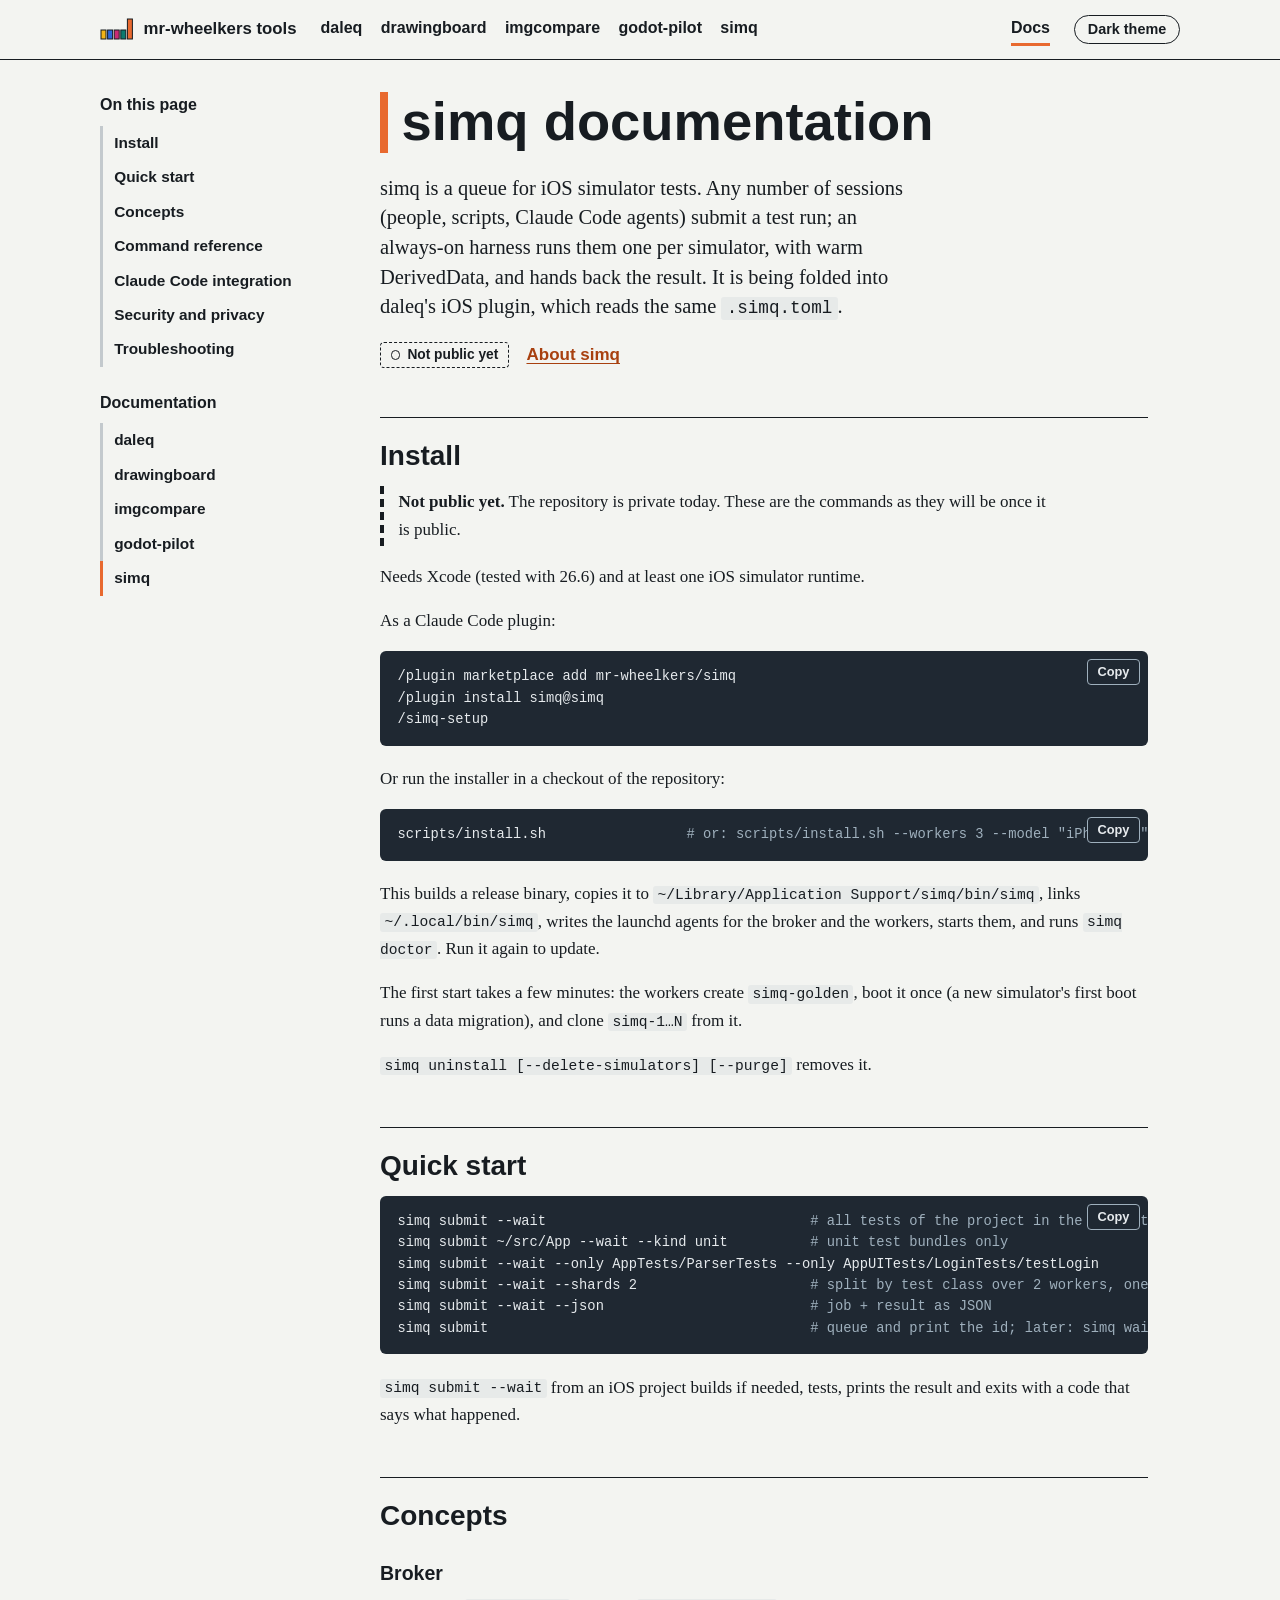
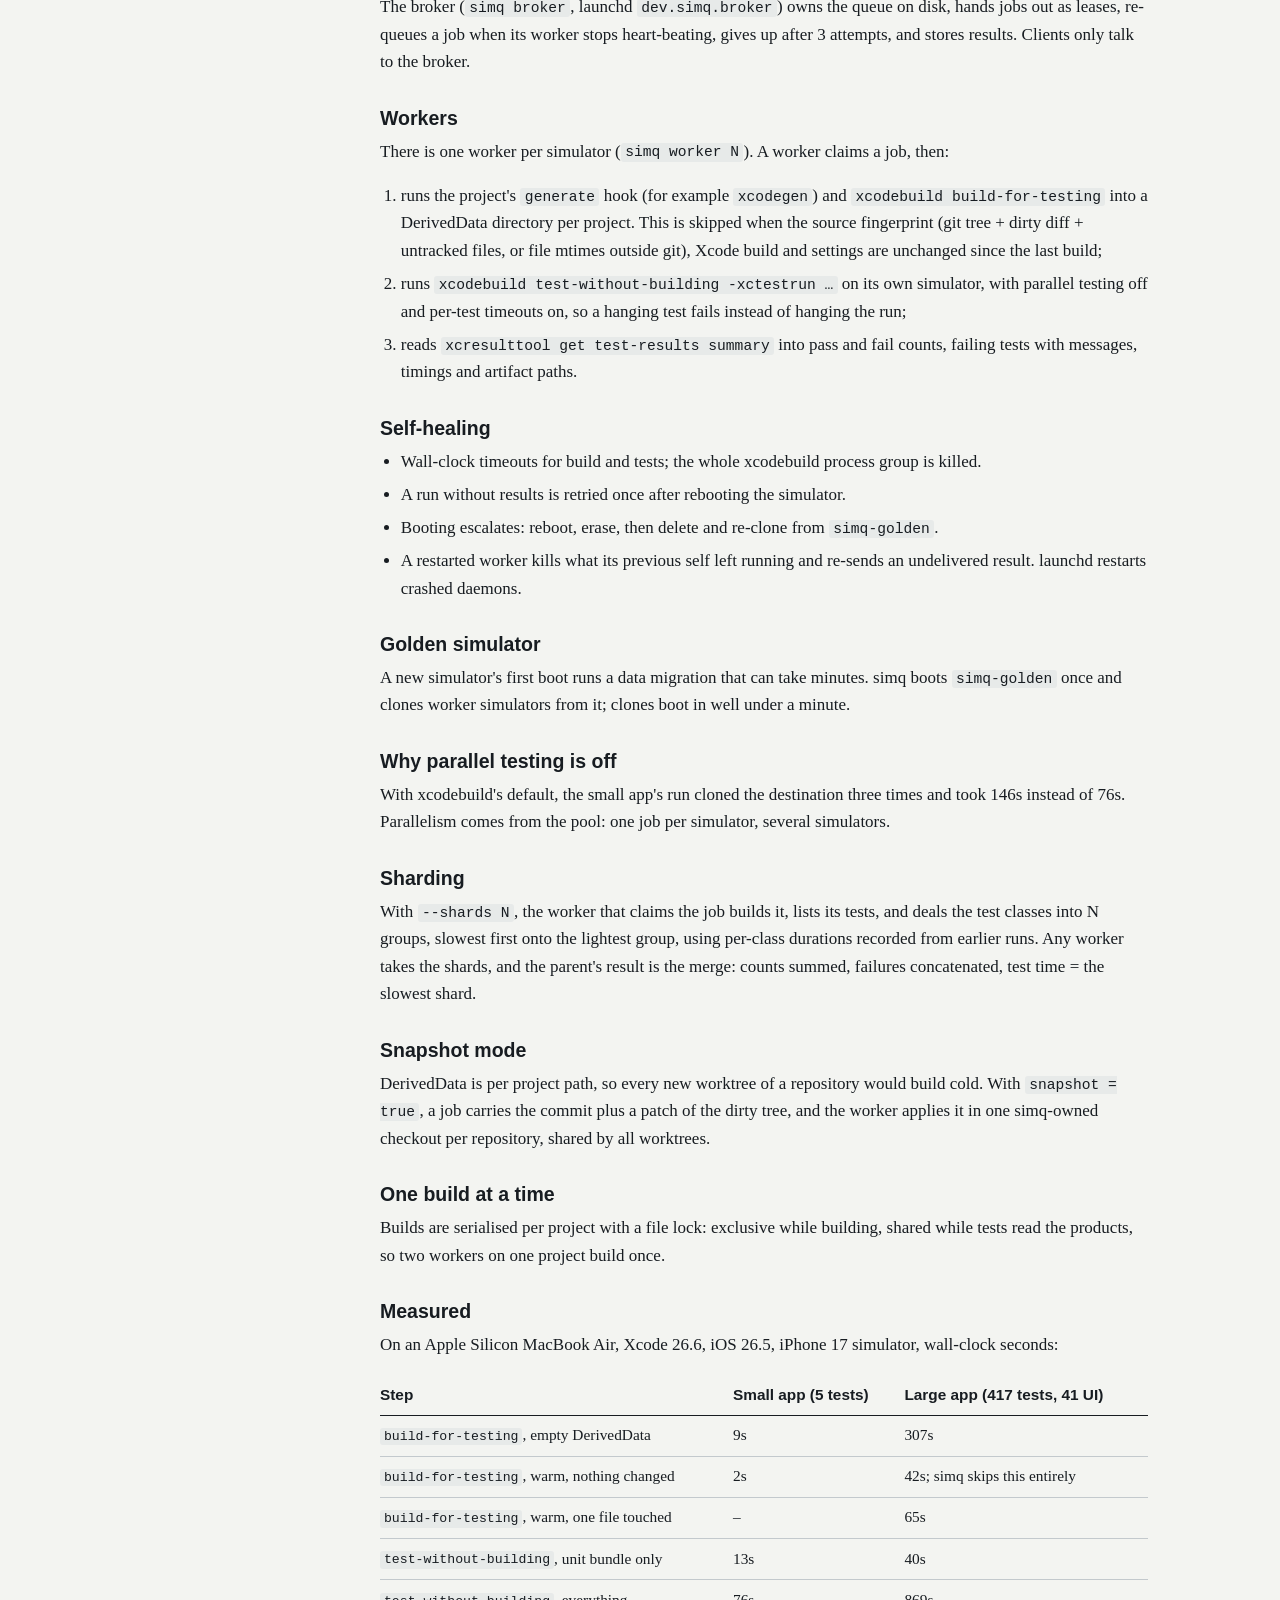
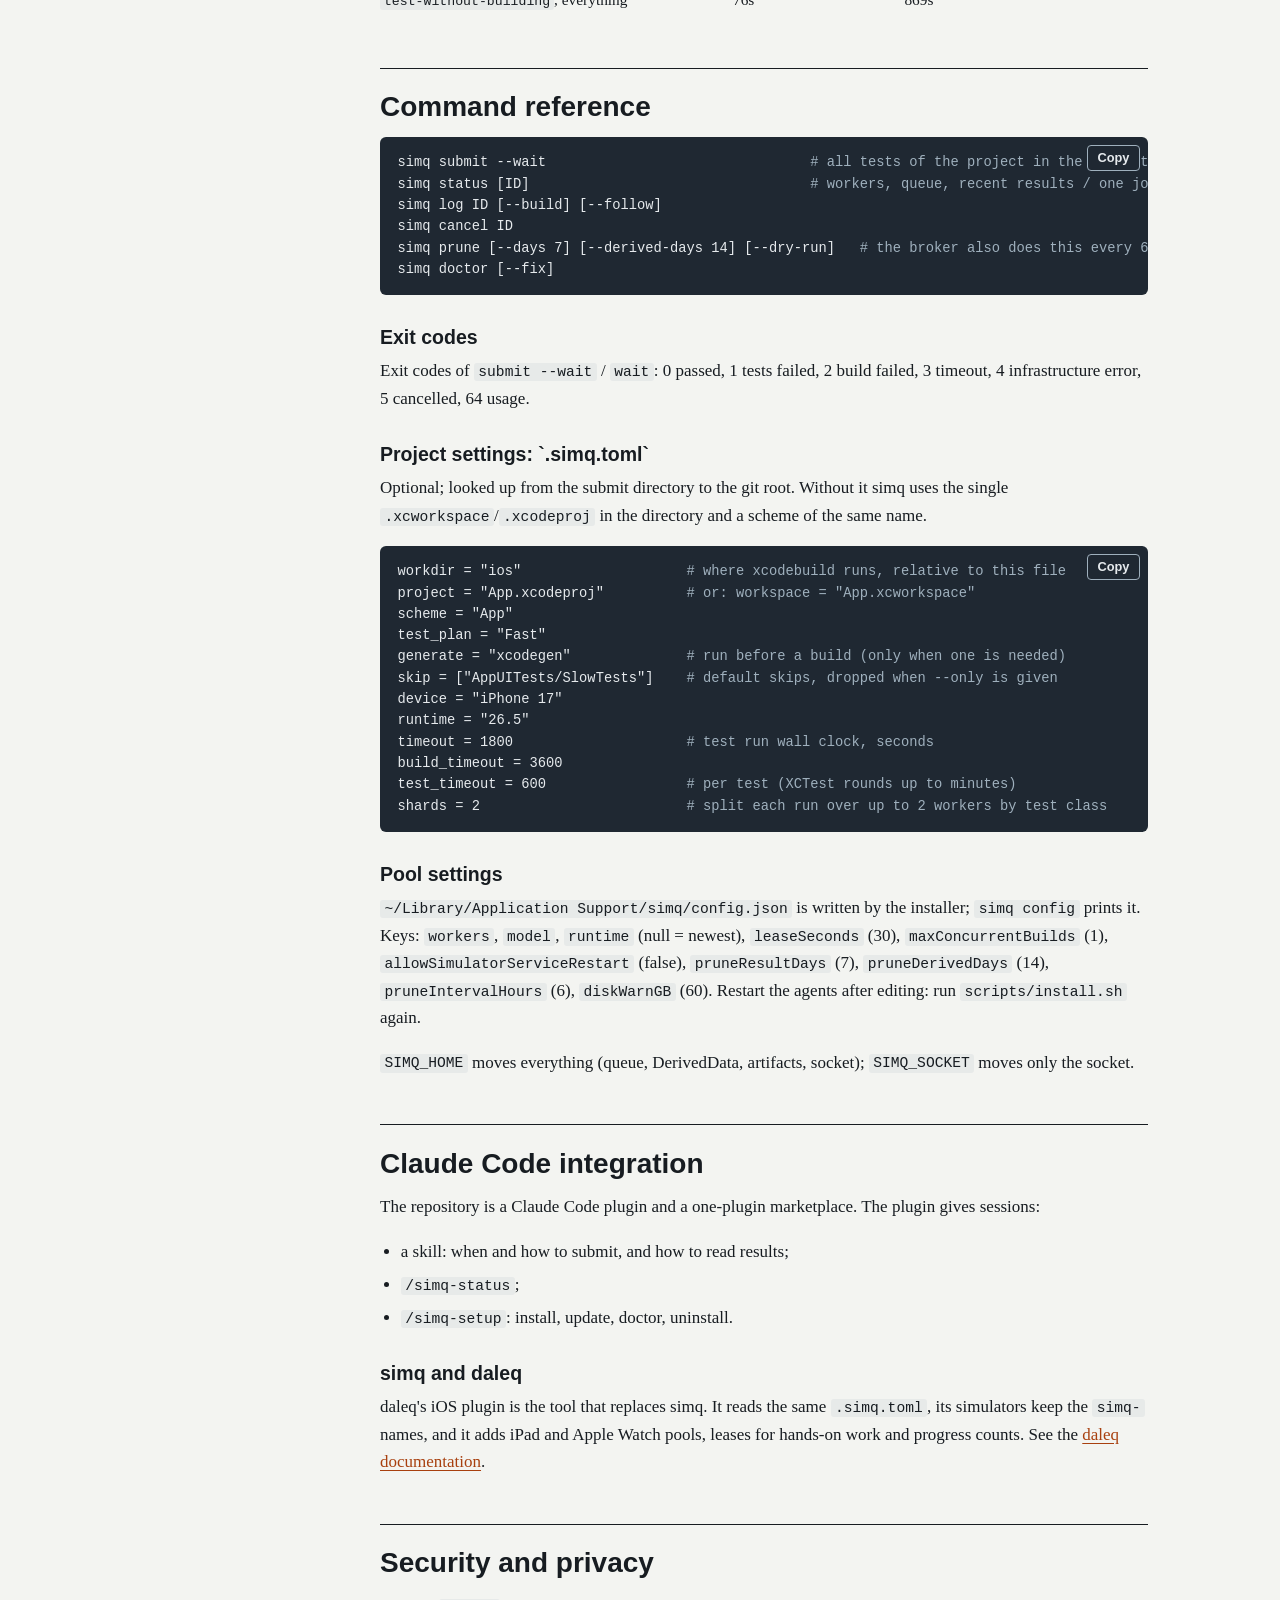
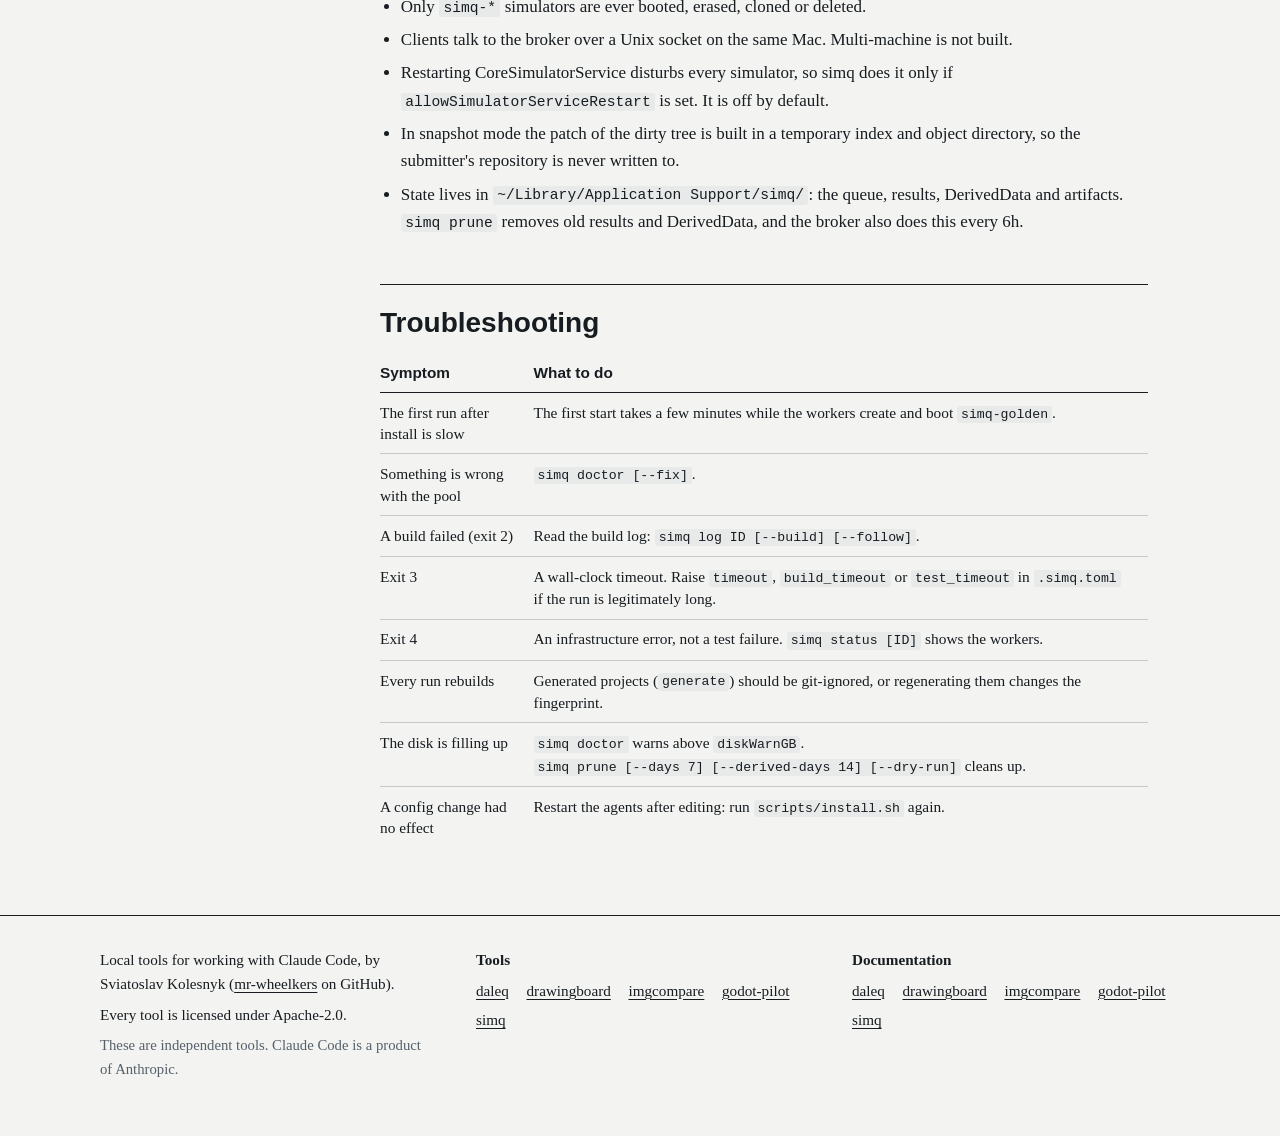
<file: docs/simq/index.html>
<!DOCTYPE html>
<html lang="en">
<head>
  <meta charset="utf-8">
  <meta name="viewport" content="width=device-width, initial-scale=1">
  <title>simq documentation</title>
  <meta name="description" content="Install, quick start, concepts, commands, Claude Code integration, safety and troubleshooting for simq, the iOS simulator test queue.">
  <meta name="color-scheme" content="light dark">
  <link rel="icon" href="data:image/svg+xml,%3Csvg xmlns='http://www.w3.org/2000/svg' viewBox='0 0 34 34'%3E%3Crect x='1.0' y='5' width='5' height='24' fill='%23F2B416'/%3E%3Crect x='7.6' y='5' width='5' height='24' fill='%232B66D9'/%3E%3Crect x='14.2' y='5' width='5' height='24' fill='%23C92A74'/%3E%3Crect x='20.8' y='5' width='5' height='24' fill='%230B7A6F'/%3E%3Crect x='27.4' y='5' width='5' height='24' fill='%23E8692F'/%3E%3C/svg%3E">
  <link rel="stylesheet" href="../../assets/site.css">
  <script>try{var t=localStorage.getItem("theme");if(t==="light"||t==="dark")document.documentElement.setAttribute("data-theme",t)}catch(e){}</script>
</head>
<body data-tool="simq">
  <a class="skip" href="#main">Skip to content</a>
  <header class="site-head">
    <div class="wrap">
      <a class="brand" href="../../"><svg class="rack" viewBox="0 0 34 22" aria-hidden="true" focusable="false"><rect x="1.0" y="12" width="5" height="9" fill="#F2B416"/><rect x="7.6" y="12" width="5" height="9" fill="#2B66D9"/><rect x="14.2" y="12" width="5" height="9" fill="#C92A74"/><rect x="20.8" y="12" width="5" height="9" fill="#0B7A6F"/><rect x="27.4" y="1" width="5" height="20" fill="#E8692F"/></svg><span>mr-wheelkers tools</span></a>
      <nav class="site-nav" aria-label="Site">
        <ul>
        <li data-tool="daleq"><a href="../../daleq/">daleq</a></li>
        <li data-tool="drawingboard"><a href="../../drawingboard/">drawingboard</a></li>
        <li data-tool="imgcompare"><a href="../../imgcompare/">imgcompare</a></li>
        <li data-tool="godot-pilot"><a href="../../godot-pilot/">godot-pilot</a></li>
        <li data-tool="simq"><a href="../../simq/">simq</a></li>
        <li class="docs-link"><a href="../../docs/" aria-current="page">Docs</a></li>
        </ul>
      </nav>
      <button class="theme-btn" type="button" hidden>Dark theme</button>
    </div>
  </header>

  <div class="wrap docs">
    <aside class="docs-side">
      <nav aria-label="On this page">
        <p class="side-title">On this page</p>
        <ul>
            <li><a href="#install">Install</a></li>
            <li><a href="#quick-start">Quick start</a></li>
            <li><a href="#concepts">Concepts</a></li>
            <li><a href="#commands">Command reference</a></li>
            <li><a href="#claude-code">Claude Code integration</a></li>
            <li><a href="#security">Security and privacy</a></li>
            <li><a href="#troubleshooting">Troubleshooting</a></li>
        </ul>
      </nav>
      <nav class="others" aria-label="Documentation for each tool">
        <p class="side-title">Documentation</p>
        <ul>
            <li data-tool="daleq"><a href="../daleq/">daleq</a></li>
            <li data-tool="drawingboard"><a href="../drawingboard/">drawingboard</a></li>
            <li data-tool="imgcompare"><a href="../imgcompare/">imgcompare</a></li>
            <li data-tool="godot-pilot"><a href="../godot-pilot/">godot-pilot</a></li>
            <li data-tool="simq"><a href="../simq/" aria-current="page">simq</a></li>
        </ul>
      </nav>
    </aside>
    <main id="main" class="docs-main">
      <h1>simq documentation</h1>
      <p class="lede">simq is a queue for iOS simulator tests. Any number of sessions (people, scripts, Claude Code agents) submit a test run; an always-on harness runs them one per simulator, with warm DerivedData, and hands back the result. It is being folded into daleq's iOS plugin, which reads the same <code>.simq.toml</code>.</p>
      <p class="status-line"><span class="badge" data-status="simq">Not public yet</span> <a href="../../simq/">About simq</a> <a data-repo="simq" href="#" hidden>Source on GitHub</a></p>
        <section aria-labelledby="install">
          <h2 id="install"><a href="#install">Install</a></h2>
          <p class="private-note" data-private="simq"><strong>Not public yet.</strong> The repository is private today. These are the commands as they will be once it is public.</p>
          <p>Needs Xcode (tested with 26.6) and at least one iOS simulator runtime.</p>
          <p>As a Claude Code plugin:</p>
          <div class="cmd"><pre><code>/plugin marketplace add mr-wheelkers/simq
/plugin install simq@simq
/simq-setup</code></pre></div>
          <p>Or run the installer in a checkout of the repository:</p>
          <div class="cmd"><pre><code>scripts/install.sh<span class="k">                 # or: scripts/install.sh --workers 3 --model "iPhone 17" --runtime 26.5</span></code></pre></div>
          <p>This builds a release binary, copies it to <code>~/Library/Application Support/simq/bin/simq</code>, links <code>~/.local/bin/simq</code>, writes the launchd agents for the broker and the workers, starts them, and runs <code>simq doctor</code>. Run it again to update.</p>
          <p>The first start takes a few minutes: the workers create <code>simq-golden</code>, boot it once (a new simulator's first boot runs a data migration), and clone <code>simq-1…N</code> from it.</p>
          <p><code>simq uninstall [--delete-simulators] [--purge]</code> removes it.</p>
        </section>
        <section aria-labelledby="quick-start">
          <h2 id="quick-start"><a href="#quick-start">Quick start</a></h2>
          <div class="cmd"><pre><code>simq submit --wait<span class="k">                                # all tests of the project in the current directory</span>
simq submit ~/src/App --wait --kind unit<span class="k">          # unit test bundles only</span>
simq submit --wait --only AppTests/ParserTests --only AppUITests/LoginTests/testLogin
simq submit --wait --shards 2<span class="k">                     # split by test class over 2 workers, one merged result</span>
simq submit --wait --json<span class="k">                         # job + result as JSON</span>
simq submit<span class="k">                                       # queue and print the id; later: simq wait ID</span></code></pre></div>
          <p><code>simq submit --wait</code> from an iOS project builds if needed, tests, prints the result and exits with a code that says what happened.</p>
        </section>
        <section aria-labelledby="concepts">
          <h2 id="concepts"><a href="#concepts">Concepts</a></h2>
          <h3>Broker</h3>
          <p>The broker (<code>simq broker</code>, launchd <code>dev.simq.broker</code>) owns the queue on disk, hands jobs out as leases, re-queues a job when its worker stops heart-beating, gives up after 3 attempts, and stores results. Clients only talk to the broker.</p>
          <h3>Workers</h3>
          <p>There is one worker per simulator (<code>simq worker N</code>). A worker claims a job, then:</p>
          <ol>
            <li>runs the project's <code>generate</code> hook (for example <code>xcodegen</code>) and <code>xcodebuild build-for-testing</code> into a DerivedData directory per project. This is skipped when the source fingerprint (git tree + dirty diff + untracked files, or file mtimes outside git), Xcode build and settings are unchanged since the last build;</li>
            <li>runs <code>xcodebuild test-without-building -xctestrun …</code> on its own simulator, with parallel testing off and per-test timeouts on, so a hanging test fails instead of hanging the run;</li>
            <li>reads <code>xcresulttool get test-results summary</code> into pass and fail counts, failing tests with messages, timings and artifact paths.</li>
          </ol>
          <h3>Self-healing</h3>
          <ul>
            <li>Wall-clock timeouts for build and tests; the whole xcodebuild process group is killed.</li>
            <li>A run without results is retried once after rebooting the simulator.</li>
            <li>Booting escalates: reboot, erase, then delete and re-clone from <code>simq-golden</code>.</li>
            <li>A restarted worker kills what its previous self left running and re-sends an undelivered result. launchd restarts crashed daemons.</li>
          </ul>
          <h3>Golden simulator</h3>
          <p>A new simulator's first boot runs a data migration that can take minutes. simq boots <code>simq-golden</code> once and clones worker simulators from it; clones boot in well under a minute.</p>
          <h3>Why parallel testing is off</h3>
          <p>With xcodebuild's default, the small app's run cloned the destination three times and took 146s instead of 76s. Parallelism comes from the pool: one job per simulator, several simulators.</p>
          <h3>Sharding</h3>
          <p>With <code>--shards N</code>, the worker that claims the job builds it, lists its tests, and deals the test classes into N groups, slowest first onto the lightest group, using per-class durations recorded from earlier runs. Any worker takes the shards, and the parent's result is the merge: counts summed, failures concatenated, test time = the slowest shard.</p>
          <h3>Snapshot mode</h3>
          <p>DerivedData is per project path, so every new worktree of a repository would build cold. With <code>snapshot = true</code>, a job carries the commit plus a patch of the dirty tree, and the worker applies it in one simq-owned checkout per repository, shared by all worktrees.</p>
          <h3>One build at a time</h3>
          <p>Builds are serialised per project with a file lock: exclusive while building, shared while tests read the products, so two workers on one project build once.</p>
          <h3>Measured</h3>
          <p>On an Apple Silicon MacBook Air, Xcode 26.6, iOS 26.5, iPhone 17 simulator, wall-clock seconds:</p>
          <div class="table-scroll" tabindex="0" role="group" aria-label="Table: Step / Small app (5 tests) / Large app (417 tests, 41 UI)">
            <table class="cols-many">
              <thead><tr><th scope="col">Step</th><th scope="col">Small app (5 tests)</th><th scope="col">Large app (417 tests, 41 UI)</th></tr></thead>
              <tbody>
              <tr><td data-label="Step"><code>build-for-testing</code>, empty DerivedData</td><td data-label="Small app (5 tests)">9s</td><td data-label="Large app (417 tests, 41 UI)">307s</td></tr>
              <tr><td data-label="Step"><code>build-for-testing</code>, warm, nothing changed</td><td data-label="Small app (5 tests)">2s</td><td data-label="Large app (417 tests, 41 UI)">42s; simq skips this entirely</td></tr>
              <tr><td data-label="Step"><code>build-for-testing</code>, warm, one file touched</td><td data-label="Small app (5 tests)">–</td><td data-label="Large app (417 tests, 41 UI)">65s</td></tr>
              <tr><td data-label="Step"><code>test-without-building</code>, unit bundle only</td><td data-label="Small app (5 tests)">13s</td><td data-label="Large app (417 tests, 41 UI)">40s</td></tr>
              <tr><td data-label="Step"><code>test-without-building</code>, everything</td><td data-label="Small app (5 tests)">76s</td><td data-label="Large app (417 tests, 41 UI)">869s</td></tr>
              </tbody>
            </table>
          </div>
        </section>
        <section aria-labelledby="commands">
          <h2 id="commands"><a href="#commands">Command reference</a></h2>
          <div class="cmd"><pre><code>simq submit --wait<span class="k">                                # all tests of the project in the current directory</span>
simq status [ID]<span class="k">                                  # workers, queue, recent results / one job</span>
simq log ID [--build] [--follow]
simq cancel ID
simq prune [--days 7] [--derived-days 14] [--dry-run]<span class="k">   # the broker also does this every 6h</span>
simq doctor [--fix]</code></pre></div>
          <h3>Exit codes</h3>
          <p>Exit codes of <code>submit --wait</code> / <code>wait</code>: 0 passed, 1 tests failed, 2 build failed, 3 timeout, 4 infrastructure error, 5 cancelled, 64 usage.</p>
          <h3>Project settings: `.simq.toml`</h3>
          <p>Optional; looked up from the submit directory to the git root. Without it simq uses the single <code>.xcworkspace</code>/<code>.xcodeproj</code> in the directory and a scheme of the same name.</p>
          <div class="cmd"><pre><code>workdir = "ios"<span class="k">                    # where xcodebuild runs, relative to this file</span>
project = "App.xcodeproj"<span class="k">          # or: workspace = "App.xcworkspace"</span>
scheme = "App"
test_plan = "Fast"
generate = "xcodegen"<span class="k">              # run before a build (only when one is needed)</span>
skip = ["AppUITests/SlowTests"]<span class="k">    # default skips, dropped when --only is given</span>
device = "iPhone 17"
runtime = "26.5"
timeout = 1800<span class="k">                     # test run wall clock, seconds</span>
build_timeout = 3600
test_timeout = 600<span class="k">                 # per test (XCTest rounds up to minutes)</span>
shards = 2<span class="k">                         # split each run over up to 2 workers by test class</span></code></pre></div>
          <h3>Pool settings</h3>
          <p><code>~/Library/Application Support/simq/config.json</code> is written by the installer; <code>simq config</code> prints it. Keys: <code>workers</code>, <code>model</code>, <code>runtime</code> (null = newest), <code>leaseSeconds</code> (30), <code>maxConcurrentBuilds</code> (1), <code>allowSimulatorServiceRestart</code> (false), <code>pruneResultDays</code> (7), <code>pruneDerivedDays</code> (14), <code>pruneIntervalHours</code> (6), <code>diskWarnGB</code> (60). Restart the agents after editing: run <code>scripts/install.sh</code> again.</p>
          <p><code>SIMQ_HOME</code> moves everything (queue, DerivedData, artifacts, socket); <code>SIMQ_SOCKET</code> moves only the socket.</p>
        </section>
        <section aria-labelledby="claude-code">
          <h2 id="claude-code"><a href="#claude-code">Claude Code integration</a></h2>
          <p>The repository is a Claude Code plugin and a one-plugin marketplace. The plugin gives sessions:</p>
          <ul>
            <li>a skill: when and how to submit, and how to read results;</li>
            <li><code>/simq-status</code>;</li>
            <li><code>/simq-setup</code>: install, update, doctor, uninstall.</li>
          </ul>
          <h3>simq and daleq</h3>
          <p>daleq's iOS plugin is the tool that replaces simq. It reads the same <code>.simq.toml</code>, its simulators keep the <code>simq-</code> names, and it adds iPad and Apple Watch pools, leases for hands-on work and progress counts. See the <a href="../daleq/#concepts">daleq documentation</a>.</p>
        </section>
        <section aria-labelledby="security">
          <h2 id="security"><a href="#security">Security and privacy</a></h2>
          <ul>
            <li>Only <code>simq-*</code> simulators are ever booted, erased, cloned or deleted.</li>
            <li>Clients talk to the broker over a Unix socket on the same Mac. Multi-machine is not built.</li>
            <li>Restarting CoreSimulatorService disturbs every simulator, so simq does it only if <code>allowSimulatorServiceRestart</code> is set. It is off by default.</li>
            <li>In snapshot mode the patch of the dirty tree is built in a temporary index and object directory, so the submitter's repository is never written to.</li>
            <li>State lives in <code>~/Library/Application Support/simq/</code>: the queue, results, DerivedData and artifacts. <code>simq prune</code> removes old results and DerivedData, and the broker also does this every 6h.</li>
          </ul>
        </section>
        <section aria-labelledby="troubleshooting">
          <h2 id="troubleshooting"><a href="#troubleshooting">Troubleshooting</a></h2>
          <div class="table-scroll" tabindex="0" role="group" aria-label="Table: Symptom / What to do">
            <table class="cols-2">
              <thead><tr><th scope="col">Symptom</th><th scope="col">What to do</th></tr></thead>
              <tbody>
              <tr><td class="wrap-code" data-label="Symptom">The first run after install is slow</td><td data-label="What to do">The first start takes a few minutes while the workers create and boot <code>simq-golden</code>.</td></tr>
              <tr><td class="wrap-code" data-label="Symptom">Something is wrong with the pool</td><td data-label="What to do"><code>simq doctor [--fix]</code>.</td></tr>
              <tr><td class="wrap-code" data-label="Symptom">A build failed (exit 2)</td><td data-label="What to do">Read the build log: <code>simq log ID [--build] [--follow]</code>.</td></tr>
              <tr><td class="wrap-code" data-label="Symptom">Exit 3</td><td data-label="What to do">A wall-clock timeout. Raise <code>timeout</code>, <code>build_timeout</code> or <code>test_timeout</code> in <code>.simq.toml</code> if the run is legitimately long.</td></tr>
              <tr><td class="wrap-code" data-label="Symptom">Exit 4</td><td data-label="What to do">An infrastructure error, not a test failure. <code>simq status [ID]</code> shows the workers.</td></tr>
              <tr><td class="wrap-code" data-label="Symptom">Every run rebuilds</td><td data-label="What to do">Generated projects (<code>generate</code>) should be git-ignored, or regenerating them changes the fingerprint.</td></tr>
              <tr><td class="wrap-code" data-label="Symptom">The disk is filling up</td><td data-label="What to do"><code>simq doctor</code> warns above <code>diskWarnGB</code>. <code>simq prune [--days 7] [--derived-days 14] [--dry-run]</code> cleans up.</td></tr>
              <tr><td class="wrap-code" data-label="Symptom">A config change had no effect</td><td data-label="What to do">Restart the agents after editing: run <code>scripts/install.sh</code> again.</td></tr>
              </tbody>
            </table>
          </div>
        </section>
    </main>
  </div>

  <footer class="site-foot">
    <div class="wrap">
      <div>
        <p>Local tools for working with Claude Code, by Sviatoslav Kolesnyk (<a href="https://github.com/mr-wheelkers">mr-wheelkers</a> on GitHub).</p>
        <p>Every tool is licensed under Apache-2.0.</p>
        <p class="small">These are independent tools. Claude Code is a product of Anthropic.</p>
      </div>
      <nav aria-label="Tools">
        <p><strong>Tools</strong></p>
        <ul><li><a href="../../daleq/">daleq</a></li><li><a href="../../drawingboard/">drawingboard</a></li><li><a href="../../imgcompare/">imgcompare</a></li><li><a href="../../godot-pilot/">godot-pilot</a></li><li><a href="../../simq/">simq</a></li></ul>
      </nav>
      <nav aria-label="Documentation">
        <p><strong>Documentation</strong></p>
        <ul><li><a href="../../docs/daleq/">daleq</a></li><li><a href="../../docs/drawingboard/">drawingboard</a></li><li><a href="../../docs/imgcompare/">imgcompare</a></li><li><a href="../../docs/godot-pilot/">godot-pilot</a></li><li><a href="../../docs/simq/">simq</a></li></ul>
      </nav>
    </div>
  </footer>
  <script src="../../assets/tools.js"></script>
  <script src="../../assets/site.js"></script>
</body>
</html>
</file>
<file: assets/site.css>
/* Local tools for Claude Code: one stylesheet for every page.
   Type: DIN lettering for headings (the lettering of rating plates and engineering drawings),
   Charter for prose, the system monospace for commands. No web fonts are loaded. */

:root {
  color-scheme: light;
  --paper: #F3F4F1; --panel: #FBFBF9; --plate: #E3E6E6; --ink: #171C21; --muted: #55606A;
  --rule: #C3C9CD; --code-bg: #E7EAE9; --term-bg: #1F2832; --term-ink: #E6EAED; --term-muted: #9FB0BD;
  --f-head: "DIN Alternate", Bahnschrift, "DIN 2014", "Avenir Next", "Segoe UI", "Helvetica Neue", Arial, sans-serif;
  --f-body: Charter, "Bitstream Charter", "Sitka Text", Cambria, Georgia, serif;
  --f-mono: ui-monospace, "SF Mono", SFMono-Regular, Menlo, Consolas, "Liberation Mono", monospace;
  --c-daleq: #F2B416; --c-drawingboard: #2B66D9; --c-imgcompare: #C92A74; --c-godot-pilot: #0B7A6F; --c-simq: #E8692F;
  --accent: var(--ink); --on-accent: var(--paper); --accent-ink: var(--ink);
  --wrap: 70rem;
}
[data-tool="daleq"]        { --accent: var(--c-daleq);        --on-accent: #171C21; --accent-ink: #805300; }
[data-tool="drawingboard"] { --accent: var(--c-drawingboard); --on-accent: #FFFFFF; --accent-ink: #1F55C0; }
[data-tool="imgcompare"]   { --accent: var(--c-imgcompare);   --on-accent: #FFFFFF; --accent-ink: #AD1D60; }
[data-tool="godot-pilot"]  { --accent: var(--c-godot-pilot);  --on-accent: #FFFFFF; --accent-ink: #096A60; }
[data-tool="simq"]         { --accent: var(--c-simq);         --on-accent: #171C21; --accent-ink: #A8400F; }

/* Dark theme: the same rules twice, once for the system setting and once for the toggle. */
@media (prefers-color-scheme: dark) {
  :root:not([data-theme="light"]) {
    color-scheme: dark;
    --paper: #1C242E; --panel: #232D39; --plate: #2A3542; --ink: #E8EBEE; --muted: #A7B2BC;
    --rule: #3D4A59; --code-bg: #2A3542; --term-bg: #141A21;
  }
  :root:not([data-theme="light"]) [data-tool="daleq"]        { --accent-ink: #F5C33B; }
  :root:not([data-theme="light"]) [data-tool="drawingboard"] { --accent-ink: #8FB8FF; }
  :root:not([data-theme="light"]) [data-tool="imgcompare"]   { --accent-ink: #FF93C4; }
  :root:not([data-theme="light"]) [data-tool="godot-pilot"]  { --accent-ink: #5FD1C3; }
  :root:not([data-theme="light"]) [data-tool="simq"]         { --accent-ink: #FF9E6E; }
}
:root[data-theme="dark"] {
  color-scheme: dark;
  --paper: #1C242E; --panel: #232D39; --plate: #2A3542; --ink: #E8EBEE; --muted: #A7B2BC;
  --rule: #3D4A59; --code-bg: #2A3542; --term-bg: #141A21;
}
:root[data-theme="dark"] [data-tool="daleq"]        { --accent-ink: #F5C33B; }
:root[data-theme="dark"] [data-tool="drawingboard"] { --accent-ink: #8FB8FF; }
:root[data-theme="dark"] [data-tool="imgcompare"]   { --accent-ink: #FF93C4; }
:root[data-theme="dark"] [data-tool="godot-pilot"]  { --accent-ink: #5FD1C3; }
:root[data-theme="dark"] [data-tool="simq"]         { --accent-ink: #FF9E6E; }

*, *::before, *::after { box-sizing: border-box; }
html { -webkit-text-size-adjust: 100%; text-size-adjust: 100%; scroll-padding-top: 1.5rem; }
body {
  margin: 0; background: var(--paper); color: var(--ink);
  font: 400 1.0625rem/1.62 var(--f-body);
  overflow-wrap: break-word;
}
img, svg { max-width: 100%; }
a { color: var(--accent-ink); text-decoration-thickness: 0.08em; text-underline-offset: 0.18em; }
a:hover { text-decoration-thickness: 0.16em; }
:focus-visible { outline: 3px solid var(--accent-ink); outline-offset: 3px; border-radius: 3px; }
h1, h2, h3, h4 { font-family: var(--f-head); font-weight: 700; line-height: 1.12; margin: 0; text-wrap: balance; }
h2 { font-size: 1.75rem; margin-bottom: 0.9rem; }
h3 { font-size: 1.22rem; margin: 2rem 0 0.5rem; }
h4 { font-size: 1.05rem; margin: 1.5rem 0 0.4rem; }
p, ul, ol, dl, table, pre, figure { margin: 0 0 1.05rem; }
ul, ol { padding-left: 1.3rem; }
li { margin-bottom: 0.35rem; }
li > ul { margin-top: 0.35rem; }
.wrap { max-width: var(--wrap); margin: 0 auto; padding: 0 1.25rem; }
.measure { max-width: 42rem; }
.skip { position: absolute; left: -999rem; top: 0; background: var(--ink); color: var(--paper); padding: 0.6rem 1rem; z-index: 10; }
.skip:focus { left: 0.5rem; top: 0.5rem; }
.small { font-size: 0.92rem; color: var(--muted); }

/* Header: the rack of five colours is the family mark. */
.site-head { border-bottom: 1.5px solid var(--ink); }
.site-head .wrap { display: flex; align-items: center; gap: 0.5rem 1.5rem; flex-wrap: wrap; padding-top: 0.8rem; padding-bottom: 0.8rem; }
.brand { display: inline-flex; align-items: center; gap: 0.6rem; font: 700 1.05rem/1 var(--f-head); color: var(--ink); text-decoration: none; }
.rack { width: 34px; height: 22px; flex: none; }
.rack rect { stroke: var(--ink); stroke-width: 1; }
.site-nav { flex: 1 1 auto; min-width: 0; }
.site-nav ul { list-style: none; margin: 0; padding: 0; display: flex; gap: 0.2rem 1.15rem; flex-wrap: wrap; align-items: center; }
.site-nav li { margin: 0; }
.site-nav a { color: var(--ink); text-decoration: none; font: 700 1rem/1 var(--f-head); padding: 0.45rem 0; display: inline-block; border-bottom: 3px solid transparent; }
.site-nav a:hover { border-bottom-color: var(--rule); }
.site-nav a[aria-current] { border-bottom-color: var(--accent); }
.site-nav .docs-link { margin-left: auto; }
.theme-btn { font: 700 0.9rem/1 var(--f-head); color: var(--ink); background: transparent; border: 1.5px solid var(--ink); border-radius: 999px; padding: 0.4rem 0.8rem; cursor: pointer; }
.theme-btn:hover { background: var(--plate); }

/* Status badge: driven by assets/tools.js. Without scripts it stays "Not public yet". */
.badge { display: inline-flex; align-items: center; gap: 0.45rem; font: 700 0.86rem/1 var(--f-head); color: var(--ink); border: 1.5px dashed var(--ink); border-radius: 4px; padding: 0.34rem 0.6rem; white-space: nowrap; }
.badge::before { content: ""; width: 0.6rem; height: 0.6rem; border-radius: 50%; border: 1.5px solid var(--ink); }
.badge.is-public { border-style: solid; }
.badge.is-public::before { background: var(--accent); }

/* Hero */
.hero { padding: 3rem 0 2.5rem; }
.hero-grid { display: grid; gap: 2rem 3.5rem; grid-template-columns: minmax(0, 1fr); }
.hero h1 { font-size: clamp(2.5rem, 9vw, 4.6rem); letter-spacing: -0.015em; line-height: 0.98; }
.tool-hero h1 { font-size: clamp(2.4rem, 11.5vw, 5rem); border-left: 0.16em solid var(--accent); padding-left: 0.22em; }
.lede { font-size: 1.28rem; line-height: 1.45; margin: 1.3rem 0 1.2rem; max-width: 34rem; }
.status-line { display: flex; flex-wrap: wrap; gap: 0.7rem 1.1rem; align-items: center; margin-bottom: 0; }
.status-line a { font-family: var(--f-head); font-weight: 700; }
.hero-figure { margin: 0; }
.hero-figure svg { display: block; width: 100%; height: auto; }
@media (min-width: 60rem) {
  .hero-grid { grid-template-columns: minmax(0, 1fr) minmax(0, 30rem); align-items: start; }
  .hero-grid > .hero-figure { grid-column: 2; grid-row: 1 / span 2; }
  /* The longest name, drawingboard, must fit the text column on one line. */
  .tool-hero h1 { font-size: min(5rem, calc((min(70rem, 100vw) - 36rem) / 7.6)); }
}

/* Diagrams: one drawing language for every tool. */
.d-plate { fill: var(--panel); stroke: var(--ink); stroke-width: 1.6; }
.d-fill { fill: var(--accent); stroke: var(--ink); stroke-width: 1.6; }
.d-soft { fill: var(--plate); stroke: var(--ink); stroke-width: 1.2; }
.d-line { fill: none; stroke: var(--ink); stroke-width: 1.3; }
.d-bound { fill: none; stroke: var(--muted); stroke-width: 1.4; stroke-dasharray: 3 6; stroke-linecap: round; }
.d-flow { fill: none; stroke: var(--accent-ink); stroke-width: 3; stroke-linecap: round; stroke-linejoin: round; }
.d-flow.is-dashed { stroke-dasharray: 7 7; }
.d-head { fill: var(--accent-ink); }
.d-pulse { fill: none; stroke: var(--paper); stroke-width: 1.5; stroke-linecap: round; stroke-dasharray: 0.1 21.9; }
.d-t { font: 700 16px var(--f-head); fill: var(--ink); }
.d-t.is-on { fill: var(--on-accent); }
.d-s { font: 400 14px var(--f-body); fill: var(--ink); }
.d-s.is-on { fill: var(--on-accent); }
.d-s.is-muted { fill: var(--muted); }
.d-m { font: 400 12.5px var(--f-mono); fill: var(--ink); }
.d-m.is-on { fill: var(--on-accent); }
.d-num circle { fill: var(--ink); }
.d-num text { font: 700 13px var(--f-head); fill: var(--paper); }
.d-daleq { fill: var(--c-daleq); } .d-drawingboard { fill: var(--c-drawingboard); } .d-imgcompare { fill: var(--c-imgcompare); }
.d-godot-pilot { fill: var(--c-godot-pilot); } .d-simq { fill: var(--c-simq); }
.d-tool { stroke: var(--ink); stroke-width: 1.6; }
.d-ok { fill: none; stroke: var(--c-godot-pilot); stroke-width: 3; stroke-linecap: round; stroke-linejoin: round; }
.d-no { fill: none; stroke: var(--c-imgcompare); stroke-width: 3; stroke-linecap: round; }
@media (prefers-reduced-motion: no-preference) {
  .d-pulse { animation: flow 1.6s linear infinite; }
  @keyframes flow { to { stroke-dashoffset: -22; } }
}
@media (prefers-reduced-motion: reduce) { .d-pulse { display: none; } }

/* Numbered steps that match the numbers in a diagram: a real sequence. */
.steps { list-style: none; padding: 0; margin: 0; counter-reset: step; display: grid; gap: 0.9rem 2.5rem; grid-template-columns: repeat(auto-fit, minmax(17rem, 1fr)); }
.steps li { counter-increment: step; position: relative; padding-left: 2.4rem; margin: 0; }
.steps li::before { content: counter(step); position: absolute; left: 0; top: 0.12rem; width: 1.6rem; height: 1.6rem; border-radius: 50%; background: var(--ink); color: var(--paper); font: 700 0.85rem/1.6rem var(--f-head); text-align: center; }

/* Rating plate: the facts about a tool, as on the plate riveted to a machine. */
.plate { background: var(--plate); border: 1.5px solid var(--ink); border-radius: 6px; padding: 1.1rem 1.25rem 0.5rem; position: relative; max-width: 34rem; margin: 0; }
.plate::before, .plate::after { content: ""; position: absolute; top: 0.5rem; width: 0.42rem; height: 0.42rem; border-radius: 50%; border: 1.5px solid var(--ink); }
.plate::before { left: 0.5rem; } .plate::after { right: 0.5rem; }
.plate dl { margin: 0; display: grid; grid-template-columns: minmax(6.5rem, max-content) 1fr; }
.plate dt, .plate dd { margin: 0; padding: 0.5rem 0; border-top: 1px solid var(--rule); font-size: 0.96rem; line-height: 1.35; }
.plate dt { font-family: var(--f-head); font-weight: 700; padding-right: 1rem; }
.plate dt:first-of-type, .plate dt:first-of-type + dd { border-top: 0; }

/* Sections */
.band { padding: 2.75rem 0; border-top: 1.5px solid var(--ink); }
.band > .wrap > h2 { margin-bottom: 1.2rem; }
.split { display: grid; gap: 1.5rem 3.5rem; grid-template-columns: minmax(0, 1fr); }
@media (min-width: 60rem) { .split { grid-template-columns: minmax(0, 15rem) minmax(0, 1fr); } .split > h2 { position: sticky; top: 1.5rem; align-self: start; } }
.split > div > :last-child { margin-bottom: 0; }
.prose { max-width: 42rem; }
.prose > :last-child { margin-bottom: 0; }

/* Home: one row per tool, not a card grid. */
.tool-rows { list-style: none; padding: 0; margin: 0; }
.tool-row { display: grid; gap: 0.6rem 2.5rem; grid-template-columns: minmax(0, 1fr); padding: 1.6rem 0 1.6rem 1.1rem; border-top: 1px solid var(--rule); border-left: 0.5rem solid var(--accent); margin: 0; }
.tool-row:first-child { border-top: 0; }
.tool-row h3 { font-size: 2rem; margin: 0 0 0.35rem; }
.tool-row h3 a { color: var(--ink); text-decoration: none; }
.tool-row h3 a:hover { text-decoration: underline; text-decoration-thickness: 0.08em; }
.tool-row p { margin-bottom: 0.6rem; }
.tool-row .what { font-size: 1.12rem; }
.tool-row .links { display: flex; flex-wrap: wrap; gap: 0.6rem 1.2rem; align-items: center; margin: 0.9rem 0 0; font-family: var(--f-head); font-weight: 700; }
@media (min-width: 60rem) { .tool-row { grid-template-columns: minmax(0, 20rem) minmax(0, 1fr); } }

/* Commands and terminals */
code { font: 0.86em/1.4 var(--f-mono); background: var(--code-bg); border-radius: 3px; padding: 0.08em 0.3em; }
pre { overflow-x: auto; font: 0.86rem/1.55 var(--f-mono); tab-size: 2; }
pre code { background: none; padding: 0; font: inherit; }
.cmd, .term { position: relative; background: var(--term-bg); color: var(--term-ink); border-radius: 6px; margin: 0 0 1.2rem; max-width: 48rem; }
.cmd pre, .term pre { margin: 0; padding: 0.95rem 1.1rem; color: inherit; }
.term .bar { display: flex; justify-content: space-between; align-items: center; gap: 1rem; min-height: 2.3rem; padding: 0.3rem 0.5rem 0.3rem 1.1rem; border-bottom: 1px solid #3A4654; font: 700 0.84rem/1.2 var(--f-head); color: var(--term-muted); }
.term .c::before { content: "$ "; color: var(--term-muted); }
.term .o, .cmd .o, .term .k, .cmd .k { color: var(--term-muted); }
.copy { font: 700 0.8rem/1 var(--f-head); color: var(--term-ink); background: transparent; border: 1px solid var(--term-muted); border-radius: 4px; padding: 0.35rem 0.6rem; cursor: pointer; }
.copy:hover { background: #33404E; }
.copy:focus-visible { outline-color: #F5C33B; }
.cmd .copy { position: absolute; top: 0.5rem; right: 0.5rem; background: var(--term-bg); }
.cmd.has-copy pre { padding-right: 4.6rem; }
@media (max-width: 40rem) { .cmd.has-copy pre { padding-top: 2.9rem; padding-right: 1.1rem; } }
.private-note { border-left: 0.3rem dashed var(--ink); padding: 0.15rem 0 0.15rem 0.9rem; max-width: 42rem; }

/* Tables */
.table-scroll { overflow-x: auto; margin: 0 0 1.2rem; }
table { border-collapse: collapse; width: 100%; font-size: 0.96rem; line-height: 1.4; margin: 0; }
th, td { text-align: left; vertical-align: top; padding: 0.55rem 0.9rem 0.55rem 0; border-top: 1px solid var(--rule); }
th { font-family: var(--f-head); border-top: 0; border-bottom: 1.5px solid var(--ink); white-space: nowrap; }
td code { white-space: nowrap; }
td.wrap-code code { white-space: normal; }
@media (max-width: 40rem) {
  /* On a phone a table row becomes a small block: the first cell is its heading. */
  .table-scroll { overflow-x: visible; }
  table, tbody, tr, td { display: block; }
  thead { position: absolute; width: 1px; height: 1px; overflow: hidden; clip-path: inset(50%); }
  tr { padding: 0.6rem 0; border-top: 1px solid var(--rule); }
  tr:first-child { border-top: 1.5px solid var(--ink); }
  td { border: 0; padding: 0.1rem 0; }
  td:empty { display: none; }
  td:first-child { font-weight: 700; }
  td code { white-space: normal; overflow-wrap: anywhere; }
  .cols-many td:not(:first-child)::before { content: attr(data-label) ": "; font-family: var(--f-head); font-weight: 700; color: var(--muted); }
}

/* Docs layout */
.docs { display: grid; gap: 1.5rem 3.5rem; grid-template-columns: minmax(0, 1fr); padding-top: 2rem; padding-bottom: 3rem; }
.docs-side { font-family: var(--f-head); }
.side-title { font-size: 1rem; font-weight: 700; margin: 0 0 0.5rem; }
.docs-side ul { list-style: none; padding: 0; margin: 0 0 1.4rem; display: flex; flex-wrap: wrap; gap: 0.3rem 0.5rem; }
.docs-side li { margin: 0; }
.docs-side a { display: block; padding: 0.3rem 0 0.3rem 0.7rem; border-left: 3px solid var(--rule); color: var(--ink); text-decoration: none; font-weight: 700; font-size: 0.96rem; }
.docs-side a:hover { border-left-color: var(--ink); }
.docs-side a[aria-current] { border-left-color: var(--accent); }
.docs-main { min-width: 0; max-width: 48rem; }
.docs-main h1 { font-size: clamp(2.2rem, 8vw, 3.4rem); border-left: 0.16em solid var(--accent); padding-left: 0.25em; margin-bottom: 1rem; }
.docs-main h2 { margin-top: 3rem; padding-top: 1.4rem; border-top: 1.5px solid var(--ink); }
.docs-main h2 a, .docs-main h3 a { color: inherit; text-decoration: none; }
.docs-main h2 a:hover, .docs-main h3 a:hover { text-decoration: underline; text-decoration-thickness: 0.06em; }
@media (max-width: 59.99rem) { .docs-side .others { display: none; } .docs-side ul { margin-bottom: 0; } }
@media (min-width: 60rem) {
  .docs { grid-template-columns: 14rem minmax(0, 1fr); }
  .docs-side ul { display: block; }
  .docs-side { position: sticky; top: 1.5rem; align-self: start; max-height: calc(100vh - 3rem); overflow-y: auto; }
}

/* Footer */
.site-foot { border-top: 1.5px solid var(--ink); padding: 2rem 0 3rem; font-size: 0.95rem; }
.site-foot .wrap { display: grid; gap: 1rem 3rem; grid-template-columns: repeat(auto-fit, minmax(15rem, 1fr)); }
.site-foot p { margin: 0 0 0.4rem; }
.site-foot ul { list-style: none; padding: 0; margin: 0; display: flex; flex-wrap: wrap; gap: 0.3rem 1.1rem; }
.site-foot li { margin: 0; }
.site-foot a { color: var(--ink); }

[hidden] { display: none !important; }
@media (max-width: 40rem) {
  .site-head .wrap { gap: 0.4rem 1rem; }
  .site-nav { order: 3; flex-basis: 100%; }
  .theme-btn { margin-left: auto; }
  .hero { padding-top: 2rem; }
  .hero-figure { margin-inline: -0.6rem; }
}
@media (max-width: 30rem) {
  body { font-size: 1rem; }
  .site-nav ul { gap: 0 0.95rem; }
  .site-nav a { font-size: 0.95rem; }
  .lede { font-size: 1.14rem; }
  .plate dl { grid-template-columns: 1fr; }
  .plate dd { border-top: 0; padding-top: 0; }
  .plate dt { padding-bottom: 0.1rem; }
  .plate dt:first-of-type + dd { border-top: 0; }
}
@media print { .site-nav, .theme-btn, .copy, .docs-side { display: none; } }
</file>
